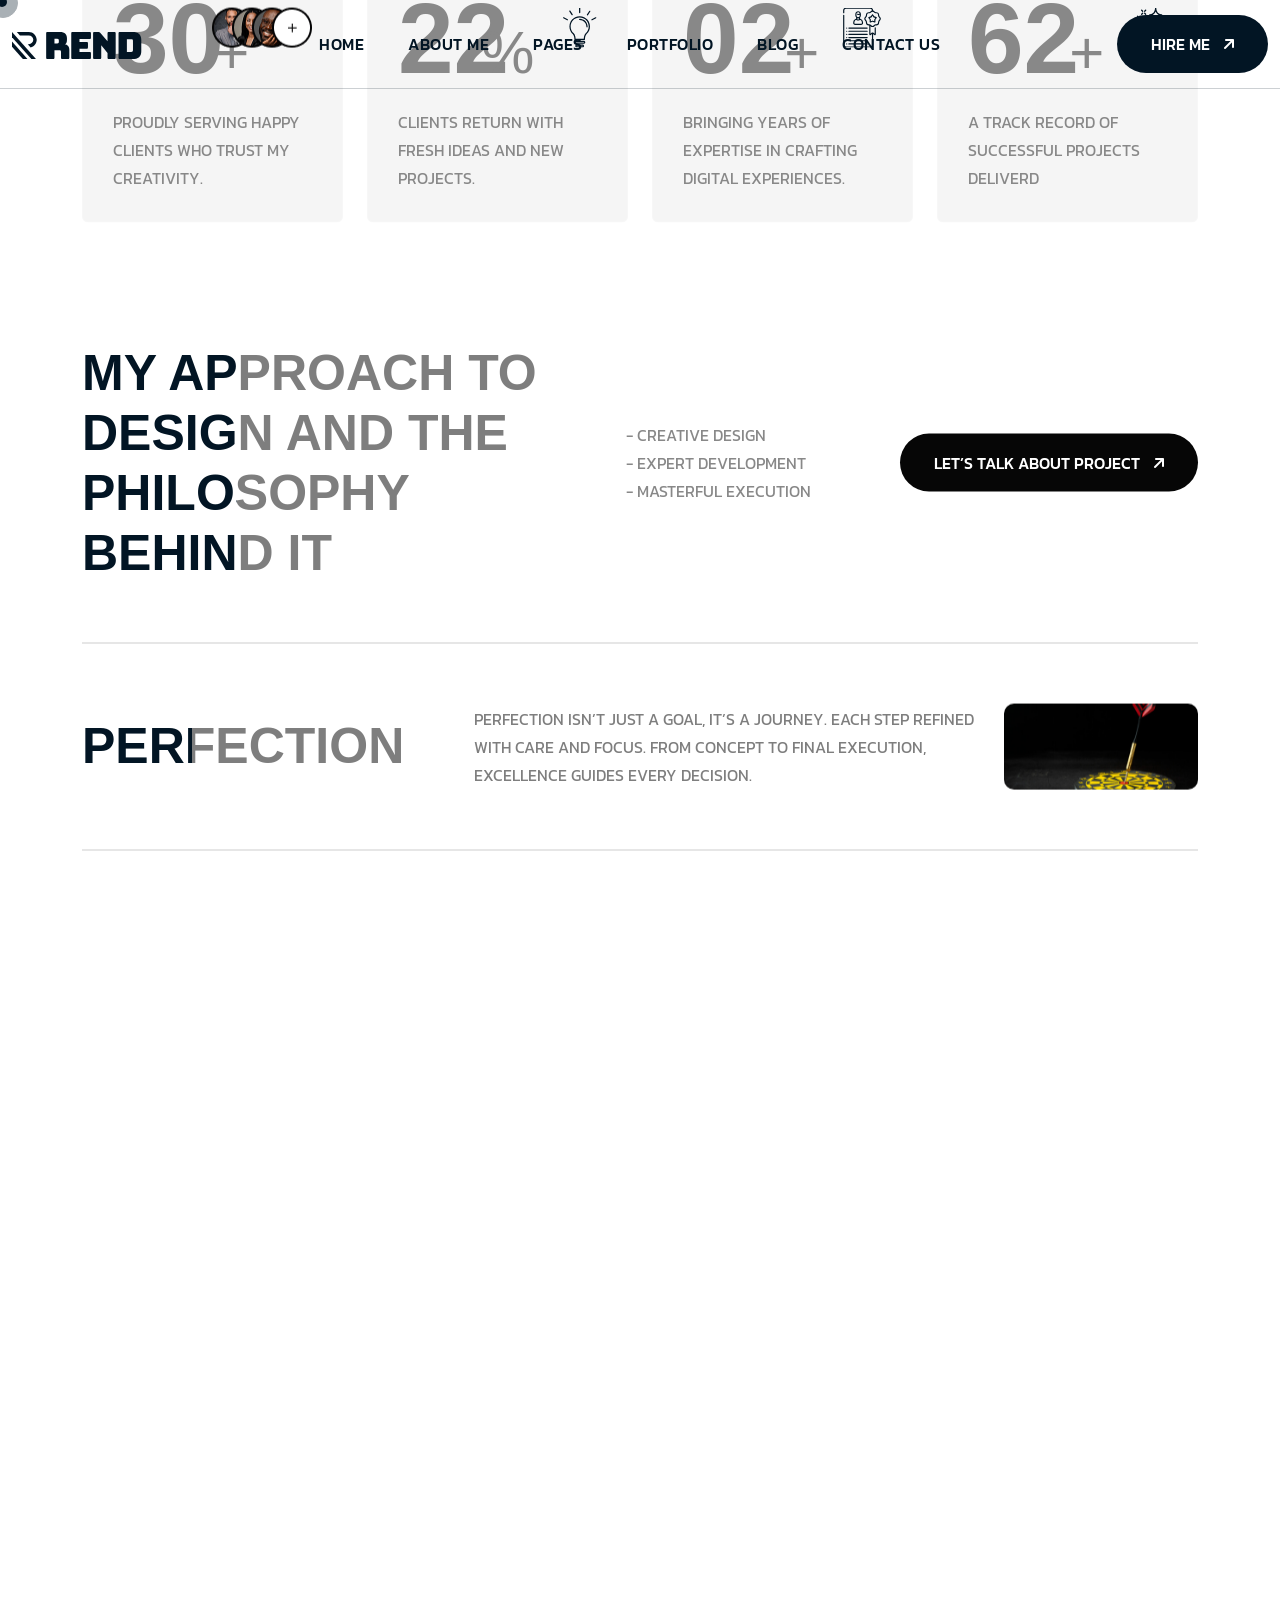
<file: about.html>
<!DOCTYPE html>
<html lang="en">
    <!--<< Header Area >>-->
    
<!-- Mirrored from ex-coders.com/html/rend/about.html by HTTrack Website Copier/3.x [XR&CO'2014], Sun, 01 Mar 2026 09:58:01 GMT -->
<head>
        <!-- ========== Meta Tags ========== -->
        <meta charset="UTF-8">
        <meta http-equiv="X-UA-Compatible" content="IE=edge">
        <meta name="viewport" content="width=device-width, initial-scale=1">
        <meta name="author" content="Gramentheme">
        <meta name="description" content="Rend - Personal Portfolio HTML Template">
        <!-- ======== Page title ============ -->
        <title>Rend - Personal Portfolio HTML Template</title>
        <!--<< Favcion >>-->
        <link rel="shortcut icon" href="assets/img/favicon.svg">
        <!--<< Bootstrap min.css >>-->
        <link rel="stylesheet" href="assets/css/bootstrap.min.css">
        <!--<< All Min Css >>-->
        <link rel="stylesheet" href="assets/css/all.min.css">
        <!--<< Animate.css >>-->
        <link rel="stylesheet" href="assets/css/animate.css">
        <!--<< Magnific Popup.css >>-->
        <link rel="stylesheet" href="assets/css/magnific-popup.css">
        <!--<< MeanMenu.css >>-->
        <link rel="stylesheet" href="assets/css/meanmenu.css">
        <!--<< Swiper Bundle.css >>-->
        <link rel="stylesheet" href="assets/css/swiper-bundle.min.css">
        <!--<< Nice Select.css >>-->
        <link rel="stylesheet" href="assets/css/nice-select.css">
        <!--<< Main.css >>-->
        <link rel="stylesheet" href="assets/css/main.css">
    </head>
    <body>

       <!-- Preloader Start -->
        <div class="preloader">
            <svg viewBox="0 0 1000 1000" preserveAspectRatio="none">
                <path id="svg" d="M0,1005S175,995,500,995s500,5,500,5V0H0Z"></path>
            </svg>
            <h5 class="preloader-text">Rend </h5>
        </div>
        
         <!-- Back To Top Start -->
        <button id="back-top" class="back-to-top">
            <i class="fa-regular fa-arrow-up"></i>
        </button>

        <!-- GT MouseCursor Start -->
        <div class="mouseCursor cursor-outer"></div>
        <div class="mouseCursor cursor-inner"></div>
        
         <!-- Offcanvas Area Start -->
        <div class="fix-area">
            <div class="offcanvas__info style-2">
                <div class="offcanvas__wrapper">
                    <div class="offcanvas__content">
                        <div class="offcanvas__top mb-5 d-flex justify-content-between align-items-center">
                            <div class="offcanvas__logo">
                                <a href="index.html">
                                    <img src="assets/img/logo/white-icon.svg" alt="img">
                                </a>
                            </div>
                            <div class="offcanvas__close">
                                <button>
                                <i class="fas fa-times"></i>
                                </button>
                            </div>
                        </div>
                        <p class="text d-none d-xl-block">
                            Nullam dignissim, ante scelerisque the  is euismod fermentum odio sem semper the is erat, a feugiat leo urna eget eros. Duis Aenean a imperdiet risus.
                        </p>
                        <div class="mobile-menu fix mb-3"></div>
                       
                    </div>
                </div>
            </div>
        </div>
        <div class="offcanvas__overlay"></div>

        <!-- Header Section Start -->
        <header id="header-sticky" class="header-2 border-add">
            <div class="container">
                <div class="mega-menu-wrapper">
                    <div class="header-main">
                        <a href="index.html" class="header-logo">
                            <img src="assets/img/logo/black-logo2.svg" alt="img">
                        </a>
                         <div class="mean__menu-wrapper">
                            <div class="main-menu">
                                <nav id="mobile-menu">
                                    <ul>
                                        <li class="has-dropdown active menu-thumb">
                                            <a href="index.html">
                                                Home 
                                            </a>
                                            <ul class="submenu has-homemenu">
                                                <li>
                                                    <div class="homemenu-items">
                                                        <div class="homemenu">
                                                            <div class="homemenu-thumb">
                                                                <img src="assets/img/header/home-1.jpg" alt="img">
                                                                <div class="demo-button">
                                                                <a href="index.html" class="gt-theme-btn">Demo page</a>
                                                                </div>
                                                            </div>
                                                            <div class="homemenu-content text-center">
                                                                <h4 class="homemenu-title">
                                                                   <a href="index.html"> UX/UI DESIGNER  </a>
                                                                </h4>
                                                            </div>
                                                        </div>
                                                        <div class="homemenu">
                                                            <div class="homemenu-thumb mb-15">
                                                            <img src="assets/img/header/home-2.jpg" alt="img">
                                                                <div class="demo-button">
                                                                <a href="index-2.html" class="gt-theme-btn">Demo page</a>
                                                                </div>
                                                            </div>
                                                            <div class="homemenu-content text-center">
                                                                <h4 class="homemenu-title">
                                                                    <a href="index-2.html"> WEB DEVELOPER </a>
                                                                </h4>
                                                            </div>
                                                        </div>
                                                        <div class="homemenu">
                                                            <div class="homemenu-thumb mb-15">
                                                           <img src="assets/img/header/home-3.jpg" alt="img">
                                                                <div class="demo-button">
                                                                <a href="index-3.html" class="gt-theme-btn">Demo page</a>
                                                                </div>
                                                            </div>
                                                            <div class="homemenu-content text-center">
                                                                <h4 class="homemenu-title">
                                                                    <a href="index-3.html">Flim Maker</a>
                                                                </h4>
                                                            </div>
                                                        </div>
                                                        <div class="homemenu">
                                                            <div class="homemenu-thumb mb-15">
                                                           <img src="assets/img/header/home-4.jpg" alt="img">
                                                                <div class="demo-button">
                                                                <a href="index-4.html" class="gt-theme-btn">Demo page</a>
                                                                </div>
                                                            </div>
                                                            <div class="homemenu-content text-center">
                                                                <h4 class="homemenu-title">
                                                                    <a href="index-4.html">Doctor</a>
                                                                </h4>
                                                            </div>
                                                        </div>
                                                    </div>
                                                </li>
                                            </ul>
                                        </li>
                                        <li class="has-dropdown active d-xl-none">
                                            <a href="javascript:void(0)" class="border-none">
                                            Home
                                            </a>
                                            <ul class="submenu">
                                                <li><a href="index.html">UX/UI DESIGNER</a></li>
                                                <li><a href="index-2.html">WEB DEVELOPER</a></li>
                                                <li><a href="index-3.html">Flim Maker</a></li>
                                                <li><a href="index-4.html">Doctor</a></li>
                                            </ul>
                                        </li>
                                            <li>
                                            <a href="about.html">about me</a>
                                        </li>
                                        <li class="has-dropdown">
                                            <a href="javascript:void(0)">
                                                Pages
                                            </a>
                                            <ul class="submenu">
                                                <li class="has-dropdown">
                                                    <a href="javascript:void(0)">
                                                        Service
                                                        <i class="fas fa-angle-right"></i>
                                                    </a>
                                                    <ul class="submenu">
                                                        <li><a href="service.html">Services</a></li>
                                                        <li><a href="service-details.html">Service Details</a></li>
                                                    </ul>
                                                </li>
                                                <li><a href="faq.html">Our Faq</a></li>
                                                <li><a href="404.html">404 Page</a></li>
                                            </ul>
                                        </li>
                                        <li>
                                            <a href="javascript:void(0)">
                                                Portfolio
                                            </a>
                                            <ul class="submenu">
                                                <li><a href="project.html">Portfolio Page</a></li>
                                                <li><a href="project-grid.html">Portfolio Grid</a></li>
                                                <li><a href="project-details.html">Portfolio Details</a></li>
                                            </ul>
                                        </li>
                                        <li>
                                            <a href="javascript:void(0)">
                                                Blog
                                            </a>
                                            <ul class="submenu">
                                                <li><a href="news-grid.html">Blog Grid</a></li>
                                                <li><a href="news.html">Blog Standard</a></li>
                                                <li><a href="news-details.html">Blog Details</a></li>
                                            </ul>
                                        </li>
                                        <li>
                                            <a href="contact.html">Contact Us</a>
                                        </li>
                                    </ul>
                                </nav>
                            </div>
                        </div>
                        <div class="header-right d-flex justify-content-end align-items-center mt-0">
                            <a href="contact.html" class="theme-btn">Hire Me <i class="fa-solid fa-arrow-up-right"></i></a>
                            <div class="header__hamburger d-xl-none my-auto">
                               <div class="sidebar__toggle">
                                    <img src="assets/img/bar.svg" alt="img">
                                </div>
                            </div>
                        </div>
                    </div>
                </div>
            </div>
        </header>

        <div id="smooth-wrapper">
            <div id="smooth-content">
                 <!-- About Section Start -->
        <section class="about-section-inner">
            <div class="container">
                <div class="about-inner-wrapper">
                    <div class="about-head wow fadeInUp" data-wow-delay=".3s">
                        <h1>About<img src="assets/img/inner/emoji.png" alt="img">me</h1>
                        <p><a href="#"><i class="fa-solid fa-location-dot"></i>  based in florida, download resume</a></p>
                    </div>
                    <h2 class="about-sub text_invert-2">
                        ✨ Hey! <b>I’m Adrian Wells.</b> I believe design is more than just visuals it’s a language that tells stories, sparks emotions, and leaves a lasting impression. From crafting seamless digital experiences to bringing ideas to life through illustrations, I merge creativity with precision to shape work that truly connects and inspires.
                    </h2>
                    <div class="about-image fix">
                        <img data-speed=".7" src="assets/img/inner/about/about.jpg" alt="img">
                    </div>
                </div>
            </div>
        </section>

        <!-- About Section Start -->
        <section class="about-counter-section fix section-padding pt-0">
            <div class="container">
                <div class="row g-4">
                    <div class="col-xl-3 col-lg-4 col-md-6 wow fadeInUp" data-wow-delay=".2s">
                        <div class="about-counter-box">
                            <h2>
                                <span class="count">120</span>
                                <sub>+</sub>
                            </h2>
                            <p>
                                Proudly serving happy clients
                                who trust my creativity.
                            </p>
                            <div class="client-info">
                                <img src="assets/img/inner/about/client-info.png" alt="img">
                            </div>
                        </div>
                    </div>
                     <div class="col-xl-3 col-lg-4 col-md-6 wow fadeInUp" data-wow-delay=".4s">
                        <div class="about-counter-box">
                            <h2>
                                <span class="count">90</span>
                                <sub>%</sub>
                            </h2>
                            <p>
                               Clients return with fresh ideas
                                and new projects.       
                            </p>
                            <div class="icon">
                                <img src="assets/img/inner/about/icon1.svg" alt="img">
                            </div>
                        </div>
                    </div>
                     <div class="col-xl-3 col-lg-4 col-md-6 wow fadeInUp" data-wow-delay=".6s">
                        <div class="about-counter-box">
                            <h2>
                                0<span class="count">7</span>
                                <sub>+</sub>
                            </h2>
                            <p>
                               Bringing years of expertise in
                              crafting digital experiences.
                            </p>
                             <div class="icon">
                                <img src="assets/img/inner/about/icon2.svg" alt="img">
                            </div>
                        </div>
                    </div>
                     <div class="col-xl-3 col-lg-4 col-md-6 wow fadeInUp" data-wow-delay=".8s">
                        <div class="about-counter-box">
                            <h2>
                                <span class="count">250</span>
                                <sub>+</sub>
                            </h2>
                            <p>
                                A Track Record of Successful
                                Projects deliverd
                            </p>
                             <div class="icon">
                                <img src="assets/img/inner/about/icon3.svg" alt="img">
                            </div>
                        </div>
                    </div>
                </div>
            </div>
        </section>

        <section class="approach-section fix section-padding pt-0">
            <div class="container">
                <div class="approach-wrapper">
                    <div class="approach-top-items">
                        <h2 class="text_invert-2">
                            My Approach to Design and the Philosophy Behind It
                        </h2>
                        <ul>
                            <li>
                                - Creative Design 
                            </li>
                            <li>
                                -  Expert Development
                            </li>
                            <li>
                                - Masterful Execution
                            </li>
                        </ul>
                        <a href="project.html" class="theme-btn">let’s talk about project <i class="fa-solid fa-arrow-up-right"></i></a>
                    </div>
                    <div class="approach-wrap-items">
                            <h3 class="text_invert-2">
                                Perfection
                            </h3>
                            <p>
                                Perfection isn’t just a goal, it’s a journey. Each step refined with care and focus. From concept to final execution, excellence guides every decision.
                            </p>
                            <div class="approach-thumb fix">
                                <img class="grow" src="assets/img/inner/about/approach1.jpg" alt="img">
                            </div>
                        </div>
                        <div class="approach-wrap-items">
                            <h3 class="text_invert-2">
                                Innovative
                            </h3>
                            <p>
                                Perfection isn’t just a goal, it’s a journey. Each step refined with care and focus. From concept to final execution, excellence guides every decision.
                            </p>
                            <div class="approach-thumb fix">
                                <img class="grow" src="assets/img/inner/about/approach2.jpg" alt="img">
                            </div>
                        </div>
                        <div class="approach-wrap-items pb-0">
                            <h3 class="text_invert-2">
                                Expertise
                            </h3>
                            <p>
                                Perfection isn’t just a goal, it’s a journey. Each step refined with care and focus. From concept to final execution, excellence guides every decision.
                            </p>
                            <div class="approach-thumb fix">
                                <img class="grow" src="assets/img/inner/about/approach3.jpg" alt="img">
                            </div>
                        </div>
                </div>
            </div>
        </section>

        <!-- Skill Section Start -->
            <section class="skill-section-2 section-padding pt-0 fix">
                <div class="container">
                    <div class="swiper skills-slider">
                        <div class="swiper-wrapper">
                            <div class="swiper-slide">
                                <div class="skill-box-items-2">
                                    <div class="bg-shape">
                                        <svg width="330" height="339" viewBox="0 0 330 339" fill="none" xmlns="http://www.w3.org/2000/svg">
                                        <path d="M0 56.972C0 52.0277 3.61339 47.8256 8.50195 47.0849L318.502 0.115174C324.553 -0.801583 330 3.88267 330 10.0023V328.373C330 333.896 325.523 338.373 320 338.373H9.99999C4.47714 338.373 0 333.896 0 328.373V56.972Z" fill="#F5F5F5"/>
                                        </svg>
                                        <div class="content">
                                            <div class="icon">
                                                <img src="assets/img/home-2/skill/skill-icon-01.png" alt="img">
                                            </div>
                                            <h2>
                                                <span class="count">90</span>%
                                            </h2>
                                            <p>tailwind css</p>
                                        </div>
                                    
                                    </div>
                                </div>
                            </div>
                            <div class="swiper-slide">
                                <div class="skill-box-items-2">
                                    <div class="bg-shape">
                                        <svg width="330" height="339" viewBox="0 0 330 339" fill="none" xmlns="http://www.w3.org/2000/svg">
                                        <path d="M0 56.972C0 52.0277 3.61339 47.8256 8.50195 47.0849L318.502 0.115174C324.553 -0.801583 330 3.88267 330 10.0023V328.373C330 333.896 325.523 338.373 320 338.373H9.99999C4.47714 338.373 0 333.896 0 328.373V56.972Z" fill="#F5F5F5"/>
                                        </svg>
                                        <div class="content">
                                            <div class="icon">
                                                <img src="assets/img/home-2/skill/skill-icon-02.png" alt="img">
                                            </div>
                                            <h2>
                                                <span class="count">95</span>%
                                            </h2>
                                            <p>visual studio</p>
                                        </div>
                                    
                                    </div>
                                </div>
                            </div>
                            <div class="swiper-slide">
                                <div class="skill-box-items-2">
                                    <div class="bg-shape">
                                        <svg width="330" height="339" viewBox="0 0 330 339" fill="none" xmlns="http://www.w3.org/2000/svg">
                                        <path d="M0 56.972C0 52.0277 3.61339 47.8256 8.50195 47.0849L318.502 0.115174C324.553 -0.801583 330 3.88267 330 10.0023V328.373C330 333.896 325.523 338.373 320 338.373H9.99999C4.47714 338.373 0 333.896 0 328.373V56.972Z" fill="#F5F5F5"/>
                                        </svg>
                                        <div class="content">
                                            <div class="icon">
                                                <img src="assets/img/home-2/skill/skill-icon-03.png" alt="img">
                                            </div>
                                            <h2>
                                                <span class="count">93</span>%
                                            </h2>
                                            <p>flutter</p>
                                        </div>
                                    
                                    </div>
                                </div>
                            </div>
                            <div class="swiper-slide">
                                <div class="skill-box-items-2">
                                    <div class="bg-shape">
                                        <svg width="330" height="339" viewBox="0 0 330 339" fill="none" xmlns="http://www.w3.org/2000/svg">
                                        <path d="M0 56.972C0 52.0277 3.61339 47.8256 8.50195 47.0849L318.502 0.115174C324.553 -0.801583 330 3.88267 330 10.0023V328.373C330 333.896 325.523 338.373 320 338.373H9.99999C4.47714 338.373 0 333.896 0 328.373V56.972Z" fill="#F5F5F5"/>
                                        </svg>
                                        <div class="content">
                                            <div class="icon">
                                                <img src="assets/img/home-2/skill/skill-icon-04.png" alt="img">
                                            </div>
                                            <h2>
                                                <span class="count">99</span>%
                                            </h2>
                                            <p>python</p>
                                        </div>
                                    
                                    </div>
                                </div>
                            </div>
                        </div>
                        <div class="swiper-dot text-center pt-5">
                            <div class="dot"></div>
                        </div>
                    </div>
                </div>
            </section>

         <!-- Work Experience Section Start -->
        <section class="work-experience-section-1 style-2 fix section-padding pt-0">
            <div class="line-shape">
                <img src="assets/img/home-1/work-experience/line-shape.png" alt="img">
            </div>
            <div class="arrow1 float-bob-y">
                <img src="assets/img/arrow1.png" alt="img">
            </div>
            <div class="arrow2 float-bob-x">
                <img src="assets/img/arrow2.png" alt="img">
            </div>
            <div class="container">
                <div class="section-title text-center">
                    <span class="sub-title before-none">
                       Work Experience
                    </span>
                    <h2 class="hero_title tv_hero_title hero_title_1">
                        A proven UI/UX Designer <span>with over 8 <br> years </span>of expertise
                    </h2>
                </div>
                 <div class="feature-work-experience-wrap fix">

                    <!-- Preview Slider -->
                    <div class="feature-work-experience-preview">
                        <div class="feature-work-experience-preview-slider fw_preview_slider_active">
                        <div class="swiper-wrapper">
                            <div class="swiper-slide">
                                <div class="feature-work-experience-preview-slider-item wa-fix wa-img-cover">
                                    <img src="assets/img/home-1/work-experience/c1.png" alt="img">
                                </div>
                            </div>
                            <div class="swiper-slide">
                                <div class="feature-work-experience-preview-slider-item wa-fix wa-img-cover">
                                    <img src="assets/img/home-1/work-experience/c2.png" alt="img">
                                </div>
                            </div>
                            <div class="swiper-slide">
                                <div class="feature-work-experience-preview-slider-item wa-fix wa-img-cover">
                                    <img src="assets/img/home-1/work-experience/c3.png" alt="img">
                                </div>
                            </div>
                            <div class="swiper-slide">
                                <div class="feature-work-experience-preview-slider-item wa-fix wa-img-cover">
                                    <img src="assets/img/home-1/work-experience/c4.png" alt="img">
                                </div>
                            </div>
                            <div class="swiper-slide">
                                <div class="feature-work-experience-preview-slider-item wa-fix wa-img-cover">
                                    <img src="assets/img/home-1/work-experience/c5.png" alt="img">
                                </div>
                            </div>
                            <div class="swiper-slide">
                                <div class="feature-work-experience-preview-slider-item wa-fix wa-img-cover">
                                    <img src="assets/img/home-1/work-experience/c6.png" alt="img">
                                </div>
                            </div>
                            <div class="swiper-slide">
                                <div class="feature-work-experience-preview-slider-item wa-fix wa-img-cover">
                                    <img src="assets/img/home-1/work-experience/c7.png" alt="img">
                                </div>
                            </div>
                            <div class="swiper-slide">
                                <div class="feature-work-experience-preview-slider-item wa-fix wa-img-cover">
                                    <img src="assets/img/home-1/work-experience/c2.png" alt="img">
                                </div>
                            </div>
                            <div class="swiper-slide">
                                <div class="feature-work-experience-preview-slider-item wa-fix wa-img-cover">
                                <img src="assets/img/home-1/work-experience/c3.png" alt="img">
                                </div>
                            </div>
                            <div class="swiper-slide">
                                <div class="feature-work-experience-preview-slider-item wa-fix wa-img-cover">
                                <img src="assets/img/home-1/work-experience/c4.png" alt="img">
                                </div>
                            </div>
                            <div class="swiper-slide">
                                <div class="feature-work-experience-preview-slider-item wa-fix wa-img-cover">
                                <img src="assets/img/home-1/work-experience/c1.png" alt="img">
                                </div>
                            </div>
                            <div class="swiper-slide">
                                <div class="feature-work-experience-preview-slider-item wa-fix wa-img-cover">
                                    <img src="assets/img/home-1/work-experience/c6.png" alt="img">
                                </div>
                            </div>
                            <div class="swiper-slide">
                                <div class="feature-work-experience-preview-slider-item wa-fix wa-img-cover">
                                    <img src="assets/img/home-1/work-experience/c7.png" alt="img">
                                </div>
                            </div>
                        </div>
                        </div>
                    </div>
                   <!-- Main Slider -->
                        <div class="feature-work-experience-main-slider fw_main_slider_active wa-fix">
                            <div class="swiper-wrapper">
                                <div class="swiper-slide">
                                    <div class="feature-work-experience-main-slider-single">
                                        <div class="client-info-items">
                                            <div class="client-img">
                                                <img src="assets/img/home-1/work-experience/info-1.png" alt="img">
                                            </div>
                                            <div class="info-content">
                                                <h3>ABC Tech Ltd</h3>
                                                <span>Jan 2022 – Present</span>
                                            </div>
                                        </div>
                                        <div class="info-item">
                                            <h4>UI/UX Designer</h4>
                                            <div class="text-cont">
                                                <p class="mb-4">
                                                    Designed 20+ mobile and web app interfaces using Figma & Adobe XD.
                                                </p>
                                                <p>
                                                    Increased client conversion rates by up to 40% with improved design systems.
                                                </p>
                                            </div>
                                        </div>
                                    </div>
                                </div>
                                <div class="swiper-slide">
                                    <div class="feature-work-experience-main-slider-single">
                                        <div class="client-info-items">
                                            <div class="client-img">
                                                <img src="assets/img/home-1/work-experience/info-2.png" alt="img">
                                            </div>
                                            <div class="info-content">
                                                <h3>ABC2 Tech Ltd</h3>
                                                <span>Jan 2022 – Present</span>
                                            </div>
                                        </div>
                                        <div class="info-item">
                                            <h4>UI/UX Designer</h4>
                                            <div class="text-cont">
                                                <p class="mb-4">
                                                    Designed 20+ mobile and web app interfaces using Figma & Adobe XD.
                                                </p>
                                                <p>
                                                    Increased client conversion rates by up to 40% with improved design systems.
                                                </p>
                                            </div>
                                        </div>
                                    </div>
                                </div>
                                <div class="swiper-slide">
                                    <div class="feature-work-experience-main-slider-single">
                                        <div class="client-info-items">
                                            <div class="client-img">
                                                <img src="assets/img/home-1/work-experience/info-3.png" alt="img">
                                            </div>
                                            <div class="info-content">
                                                <h3>ABC3 Tech Ltd</h3>
                                                <span>Jan 2022 – Present</span>
                                            </div>
                                        </div>
                                        <div class="info-item">
                                            <h4>UI/UX Designer</h4>
                                            <div class="text-cont">
                                                <p class="mb-4">
                                                    Designed 20+ mobile and web app interfaces using Figma & Adobe XD.
                                                </p>
                                                <p>
                                                    Increased client conversion rates by up to 40% with improved design systems.
                                                </p>
                                            </div>
                                        </div>
                                    </div>
                                </div>
                                <div class="swiper-slide">
                                    <div class="feature-work-experience-main-slider-single">
                                        <div class="client-info-items">
                                            <div class="client-img">
                                                <img src="assets/img/home-1/work-experience/info-4.png" alt="img">
                                            </div>
                                            <div class="info-content">
                                                <h3>ABC4 Tech Ltd</h3>
                                                <span>Jan 2022 – Present</span>
                                            </div>
                                        </div>
                                        <div class="info-item">
                                            <h4>UI/UX Designer</h4>
                                            <div class="text-cont">
                                                <p class="mb-4">
                                                    Designed 20+ mobile and web app interfaces using Figma & Adobe XD.
                                                </p>
                                                <p>
                                                    Increased client conversion rates by up to 40% with improved design systems.
                                                </p>
                                            </div>
                                        </div>
                                    </div>
                                </div>
                                <div class="swiper-slide">
                                    <div class="feature-work-experience-main-slider-single">
                                        <div class="client-info-items">
                                            <div class="client-img">
                                                <img src="assets/img/home-1/work-experience/info-5.png" alt="img">
                                            </div>
                                            <div class="info-content">
                                                <h3>ABC49 Tech Ltd</h3>
                                                <span>Jan 2022 – Present</span>
                                            </div>
                                        </div>
                                        <div class="info-item">
                                            <h4>UI/UX Designer</h4>
                                            <div class="text-cont">
                                                <p class="mb-4">
                                                    Designed 20+ mobile and web app interfaces using Figma & Adobe XD.
                                                </p>
                                                <p>
                                                    Increased client conversion rates by up to 40% with improved design systems.
                                                </p>
                                            </div>
                                        </div>
                                    </div>
                                </div>
                                <div class="swiper-slide">
                                    <div class="feature-work-experience-main-slider-single">
                                        <div class="client-info-items">
                                            <div class="client-img">
                                                <img src="assets/img/home-1/work-experience/info-6.png" alt="img">
                                            </div>
                                            <div class="info-content">
                                                <h3>ABC48 Tech Ltd</h3>
                                                <span>Jan 2022 – Present</span>
                                            </div>
                                        </div>
                                        <div class="info-item">
                                            <h4>UI/UX Designer</h4>
                                            <div class="text-cont">
                                                <p class="mb-4">
                                                    Designed 20+ mobile and web app interfaces using Figma & Adobe XD.
                                                </p>
                                                <p>
                                                    Increased client conversion rates by up to 40% with improved design systems.
                                                </p>
                                            </div>
                                        </div>
                                    </div>
                                </div>
                                <div class="swiper-slide">
                                    <div class="feature-work-experience-main-slider-single">
                                        <div class="client-info-items">
                                            <div class="client-img">
                                                <img src="assets/img/home-1/work-experience/info-7.png" alt="img">
                                            </div>
                                            <div class="info-content">
                                                <h3>ABC47 Tech Ltd</h3>
                                                <span>Jan 2022 – Present</span>
                                            </div>
                                        </div>
                                        <div class="info-item">
                                            <h4>UI/UX Designer</h4>
                                            <div class="text-cont">
                                                <p class="mb-4">
                                                    Designed 20+ mobile and web app interfaces using Figma & Adobe XD.
                                                </p>
                                                <p>
                                                    Increased client conversion rates by up to 40% with improved design systems.
                                                </p>
                                            </div>
                                        </div>
                                    </div>
                                </div>
                                <div class="swiper-slide">
                                    <div class="feature-work-experience-main-slider-single">
                                        <div class="client-info-items">
                                            <div class="client-img">
                                                <img src="assets/img/home-1/work-experience/info-1.png" alt="img">
                                            </div>
                                            <div class="info-content">
                                                <h3>ABC46 Tech Ltd</h3>
                                                <span>Jan 2022 – Present</span>
                                            </div>
                                        </div>
                                        <div class="info-item">
                                            <h4>UI/UX Designer</h4>
                                            <div class="text-cont">
                                                <p class="mb-4">
                                                    Designed 20+ mobile and web app interfaces using Figma & Adobe XD.
                                                </p>
                                                <p>
                                                    Increased client conversion rates by up to 40% with improved design systems.
                                                </p>
                                            </div>
                                        </div>
                                    </div>
                                </div>
                                <div class="swiper-slide">
                                    <div class="feature-work-experience-main-slider-single">
                                        <div class="client-info-items">
                                            <div class="client-img">
                                                <img src="assets/img/home-1/work-experience/info-3.png" alt="img">
                                            </div>
                                            <div class="info-content">
                                                <h3>ABC45 Tech Ltd</h3>
                                                <span>Jan 2022 – Present</span>
                                            </div>
                                        </div>
                                        <div class="info-item">
                                            <h4>UI/UX Designer</h4>
                                            <div class="text-cont">
                                                <p class="mb-4">
                                                    Designed 20+ mobile and web app interfaces using Figma & Adobe XD.
                                                </p>
                                                <p>
                                                    Increased client conversion rates by up to 40% with improved design systems.
                                                </p>
                                            </div>
                                        </div>
                                    </div>
                                </div>
                                <div class="swiper-slide">
                                    <div class="feature-work-experience-main-slider-single">
                                        <div class="client-info-items">
                                            <div class="client-img">
                                                <img src="assets/img/home-1/work-experience/info-4.png" alt="img">
                                            </div>
                                            <div class="info-content">
                                                <h3>ABC44 Tech Ltd</h3>
                                                <span>Jan 2022 – Present</span>
                                            </div>
                                        </div>
                                        <div class="info-item">
                                            <h4>UI/UX Designer</h4>
                                            <div class="text-cont">
                                                <p class="mb-4">
                                                    Designed 20+ mobile and web app interfaces using Figma & Adobe XD.
                                                </p>
                                                <p>
                                                    Increased client conversion rates by up to 40% with improved design systems.
                                                </p>
                                            </div>
                                        </div>
                                    </div>
                                </div>
                                <div class="swiper-slide">
                                    <div class="feature-work-experience-main-slider-single">
                                        <div class="client-info-items">
                                            <div class="client-img">
                                                <img src="assets/img/home-1/work-experience/info-5.png" alt="img">
                                            </div>
                                            <div class="info-content">
                                                <h3>ABC43 Tech Ltd</h3>
                                                <span>Jan 2022 – Present</span>
                                            </div>
                                        </div>
                                        <div class="info-item">
                                            <h4>UI/UX Designer</h4>
                                            <div class="text-cont">
                                                <p class="mb-4">
                                                    Designed 20+ mobile and web app interfaces using Figma & Adobe XD.
                                                </p>
                                                <p>
                                                    Increased client conversion rates by up to 40% with improved design systems.
                                                </p>
                                            </div>
                                        </div>
                                    </div>
                                </div>
                                <div class="swiper-slide">
                                    <div class="feature-work-experience-main-slider-single">
                                        <div class="client-info-items">
                                            <div class="client-img">
                                                <img src="assets/img/home-1/work-experience/info-6.png" alt="img">
                                            </div>
                                            <div class="info-content">
                                                <h3>ABC42 Tech Ltd</h3>
                                                <span>Jan 2022 – Present</span>
                                            </div>
                                        </div>
                                        <div class="info-item">
                                            <h4>UI/UX Designer</h4>
                                            <div class="text-cont">
                                                <p class="mb-4">
                                                    Designed 20+ mobile and web app interfaces using Figma & Adobe XD.
                                                </p>
                                                <p>
                                                    Increased client conversion rates by up to 40% with improved design systems.
                                                </p>
                                            </div>
                                        </div>
                                    </div>
                                </div>
                                <div class="swiper-slide">
                                    <div class="feature-work-experience-main-slider-single">
                                        <div class="client-info-items">
                                            <div class="client-img">
                                                <img src="assets/img/home-1/work-experience/info-7.png" alt="img">
                                            </div>
                                            <div class="info-content">
                                                <h3>ABC41 Tech Ltd</h3>
                                                <span>Jan 2022 – Present</span>
                                            </div>
                                        </div>
                                        <div class="info-item">
                                            <h4>UI/UX Designer</h4>
                                            <div class="text-cont">
                                                <p class="mb-4">
                                                    Designed 20+ mobile and web app interfaces using Figma & Adobe XD.
                                                </p>
                                                <p>
                                                    Increased client conversion rates by up to 40% with improved design systems.
                                                </p>
                                            </div>
                                        </div>
                                    </div>
                                </div>
                            </div>
                        </div>
                </div>
            </div>
            
        </section>

        <!-- Project Section Start -->
        <section class="project-section-3 fix section-padding pt-0">
            <div class="swiper project-inner-slider">
                <div class="swiper-wrapper">
                    <div class="swiper-slide">
                        <div class="project-inner-image">
                            <img src="assets/img/project/project-01.jpg" alt="img">
                            <div class="content">
                                <p>App / Development </p>
                                    <h3><a href="project-details.html">Online Learning Platform</a></h3>
                                </div>
                            <a href="project-details.html" class="circle-icon">
                                <i class="fa-solid fa-arrow-up-right"></i>
                            </a>
                        </div>
                    </div>
                     <div class="swiper-slide">
                        <div class="project-inner-image">
                            <img src="assets/img/project/project-02.jpg" alt="img">
                            <div class="content">
                                <p>App / Development </p>
                                    <h3><a href="project-details.html">Online Learning Platform</a></h3>
                                </div>
                            <a href="project-details.html" class="circle-icon">
                                <i class="fa-solid fa-arrow-up-right"></i>
                            </a>
                        </div>
                    </div>
                     <div class="swiper-slide">
                        <div class="project-inner-image">
                            <img src="assets/img/project/project-03.jpg" alt="img">
                            <div class="content">
                                <p>App / Development </p>
                                    <h3><a href="project-details.html">Online Learning Platform</a></h3>
                                </div>
                            <a href="project-details.html" class="circle-icon">
                                <i class="fa-solid fa-arrow-up-right"></i>
                            </a>
                        </div>
                    </div>
                     <div class="swiper-slide">
                        <div class="project-inner-image">
                            <img src="assets/img/project/project-04.jpg" alt="img">
                            <div class="content">
                                <p>App / Development </p>
                                    <h3><a href="project-details.html">Online Learning Platform</a></h3>
                                </div>
                            <a href="project-details.html" class="circle-icon">
                                <i class="fa-solid fa-arrow-up-right"></i>
                            </a>
                        </div>
                    </div>
                </div>
            </div>
        </section>

         <!-- Award Winning Section Start -->
        <section class="award-section-2 section-padding fix approach-area section-bg">
            <div class="award-image">
                <img src="assets/img/home-2/award-img.png" alt="img">
            </div>
            <div class="circle-box">
                <div class="text-image">
                    <img src="assets/img/home-2/text-circle.png" alt="img">
                </div>
                <a href="contact.html" class="icon">
                    <i class="fa-regular fa-arrow-up-right"></i>
                </a>
            </div>
            <div class="award-shape">
                <img src="assets/img/home-2/award-shape.png" alt="">
            </div>
            <div class="container">
                <div class="award-wrapper">
                    <div class="row g-4 align-items-center">
                        <div class="col-lg-6">
                            <div class="section-title">
                                <span class="sub-title text-white">
                                    award winning
                                </span>
                                <h2 class="hero_title tv_hero_title hero_title_1 text-white">previous Work & Achievements</h2>
                            </div>
                            <div class="award-content approach-wrapper-box fix">
                                <div class="award-list-items approach-box">
                                    <p>2010</p>
                                    <span>Recognized for outstanding creativity</span>
                                </div>
                                <div class="award-list-items approach-box">
                                    <p>2015</p>
                                    <span>Celebrated for business innovation</span>
                                </div>
                                <div class="award-list-items approach-box">
                                    <p>2020</p>
                                    <span>Honored for customer-centric excellence</span>
                                </div>
                                <div class="award-list-items bb-bottom approach-box">
                                    <p>2026</p>
                                    <span>Creative solutions with lasting impact</span>
                                </div>
                            </div>
                        </div>
                        <div class="col-lg-6">
                            
                        </div>
                    </div>
                </div>
            </div>
        </section>

        <!-- Testimonial Section Start -->
            <section class="testimonial-section fix section-padding">
                <div class="container">
                    <div class="testimonial-wrapper">
                        <div class="array-button">
                            <button class="array-prev"><i class="fa-solid fa-arrow-up-left"></i></button>
                            <button class="array-next"><i class="fa-solid fa-arrow-down-right"></i></button>
                        </div>
                        <!-- Pagination -->
                        <div class="swiper-pagination"></div>
                        <div class="swiper testimonial-slider">
                            <div class="swiper-wrapper">
                                <div class="swiper-slide">
                                    <div class="testimonial-box-items">
                                        <div class="thumb">
                                            <img src="assets/img/home-1/testimonial-image.jpg" alt="img">
                                            <div class="info-title">
                                                <h2>Shikhon Islam</h2>
                                                <span>founder & CEO</span>
                                            </div>
                                        </div>
                                        <div class="content">
                                            <div class="quote-icon">
                                                <img src="assets/img/home-1/quote-icon.png" alt="img">
                                            </div>
                                            <p>
                                                Pixelr Creative Agency did an amazing job on our project. Their team is highly professional, creative, and always delivers on time. I’m really impressed with the quality of their design work. and the results were beyond expectations. They truly understand client needs and bring fresh modern ideas to the table.
                                            </p>
                                            <div class="clutech-image">
                                                <img src="assets/img/home-1/clutech.png" alt="img">
                                            </div>
                                        </div>
                                    </div>
                                </div>
                                <div class="swiper-slide">
                                    <div class="testimonial-box-items">
                                        <div class="thumb">
                                            <img src="assets/img/home-1/testimonial-image-2.jpg" alt="img">
                                            <div class="info-title">
                                                <h2>Caroline caldwell</h2>
                                                <span>founder & CEO</span>
                                            </div>
                                        </div>
                                        <div class="content">
                                            <div class="quote-icon">
                                                <img src="assets/img/home-1/quote-icon.png" alt="img">
                                            </div>
                                            <p>
                                                Pixelr Creative Agency did an amazing job on our project. Their team is highly professional, creative, and always delivers on time. I’m really impressed with the quality of their design work. and the results were beyond expectations. They truly understand client needs and bring fresh modern ideas to the table.
                                            </p>
                                            <div class="clutech-image">
                                                <img src="assets/img/home-1/clutech.png" alt="img">
                                            </div>
                                        </div>
                                    </div>
                                </div>
                                <div class="swiper-slide">
                                    <div class="testimonial-box-items">
                                        <div class="thumb">
                                            <img src="assets/img/home-1/testimonial-image.jpg" alt="img">
                                            <div class="info-title">
                                                <h2>Caroline caldwell</h2>
                                                <span>founder & CEO</span>
                                            </div>
                                        </div>
                                        <div class="content">
                                            <div class="quote-icon">
                                                <img src="assets/img/home-1/quote-icon.png" alt="img">
                                            </div>
                                            <p>
                                                Pixelr Creative Agency did an amazing job on our project. Their team is highly professional, creative, and always delivers on time. I’m really impressed with the quality of their design work. and the results were beyond expectations. They truly understand client needs and bring fresh modern ideas to the table.
                                            </p>
                                            <div class="clutech-image">
                                                <img src="assets/img/home-1/clutech.png" alt="img">
                                            </div>
                                        </div>
                                    </div>
                                </div>
                            </div>
                        </div>
                    </div>
                </div>
            </section>

        <!-- Cta Banner Section -->
            <div class="cta-banner-3">
                <div class="thumb">
                    <img data-speed=".8" src="assets/img/home-3/banner.jpg" alt="">
                </div>
            </div>

            <!-- Faq Section Start -->
            <section class="faq-section fix section-padding">
                <div class="container">
                    <div class="row g-4">
                        <div class="col-lg-6">
                            <div class="contact-image1 fix">
                                <img class="img-custom-anim-left" src="assets/img/home-2/contact-image.png" alt="">
                            </div>
                        </div>
                        <div class="col-lg-6">
                            <div class="faq-content-items">
                                <div class="section-title mb-0">
                                    <span class="sub-title">
                                    Contact Form
                                    </span>
                                    <h2 class="hero_title tv_hero_title hero_title_1">
                                        Contact <span>For Work</span>
                                    </h2>
                                </div>
                                <form action="#" class="wow fadeInUp" data-wow-delay=".3s">
                                    <div class="row g-4">
                                        <div class="col-lg-6">
                                            <div class="form-clt">
                                                <input type="text" placeholder="Enter Your Name">
                                            </div>
                                        </div>
                                        <div class="col-lg-6">
                                            <div class="form-clt">
                                                <input type="text" placeholder="Enter Your Number">
                                            </div>
                                        </div>
                                        <div class="col-lg-12">
                                            <div class="form-clt">
                                                <input type="text" placeholder="Enter Your Email">
                                            </div>
                                        </div>
                                        <div class="col-lg-12">
                                            <div class="form-clt">
                                                <textarea name="message" placeholder="Enter Your Messanger"></textarea>
                                            </div>
                                        </div>
                                        <div class="col-lg-12">
                                            <div class="form-clt">
                                                <div class="budget-item">
                                                    <h3>project budget</h3>
                                                    <div class="budget-button">
                                                        <button type="button" class="budget-btn">
                                                            $500
                                                        </button>
                                                        <button type="button" class="budget-btn">
                                                            $1200
                                                        </button>
                                                        <button type="button" class="budget-btn">
                                                            $2000
                                                        </button>
                                                        <button type="button" class="budget-btn">
                                                            $3500
                                                        </button>
                                                        <button type="button" class="budget-btn">
                                                            $6000
                                                        </button>
                                                    </div>
                                                </div>
                                            </div>
                                        </div>
                                        <div class="col-lg-12">
                                            <button type="submit" class="theme-btn">
                                                send message <i class="fa-solid fa-arrow-up-right"></i>
                                            </button>
                                        </div>
                                    </div>
                                </form>
                            </div>
                        </div>
                    </div>
                </div>
            </section>

         <!-- News Section Start -->
            <section class="news-section-2 section-padding fix">
                <div class="container">
                    <div class="section-title-area">
                        <div class="section-title mb-0">
                            <span class="sub-title mb-0">
                                news & blog
                            </span>
                        </div>
                        <h2 class="hero_title tv_hero_title hero_title_1">latest news <span>& article</span></h2> 
                    </div>
                    <div class="row">
                        <div class="col-xl-4 col-lg-6 col-md-6 wow fadeInUp" data-wow-delay=".3s">
                            <div class="news-box-items-2">
                                <div class="thumb">
                                    <img src="assets/img/home-2/news/news-01.jpg" alt="img">
                                    <ul>
                                        <li>
                                            <span>web design</span>
                                            <span class="color-2">Aug 27, 2026</span>
                                        </li>
                                    </ul>
                                </div>
                                <div class="content">
                                    <h3><a href="news-details.html">Unlocking the future of business how smart innovation
                                    creates lasting impact</a></h3>
                                    <div class="client-info-area">
                                        <div class="client-info">
                                            <div class="client-image">
                                                <img src="assets/img/home-2/news/client-1.png" alt="img">
                                            </div>
                                            <div class="client-content">
                                                <p class="name">Pixelone</p>
                                                <p>Composed by</p>
                                            </div>
                                        </div>
                                        <a href="news-details.html" class="circle-icon">
                                            <i class="fa-solid fa-arrow-up-right"></i>
                                        </a>
                                    </div>
                                </div>
                            </div>
                        </div>
                        <div class="col-xl-4 col-lg-6 col-md-6 wow fadeInUp" data-wow-delay=".5s">
                            <div class="news-box-items-2">
                                <div class="thumb">
                                    <img src="assets/img/home-2/news/news-02.jpg" alt="img">
                                    <ul>
                                        <li>
                                            <span>web design</span>
                                            <span class="color-2">Aug 27, 2026</span>
                                        </li>
                                    </ul>
                                </div>
                                <div class="content">
                                    <h3><a href="news-details.html">Unlocking the future of business how smart innovation
                                    creates lasting impact</a></h3>
                                    <div class="client-info-area">
                                        <div class="client-info">
                                            <div class="client-image">
                                                <img src="assets/img/home-2/news/client-1.png" alt="img">
                                            </div>
                                            <div class="client-content">
                                                <p class="name">Pixelone</p>
                                                <p>Composed by</p>
                                            </div>
                                        </div>
                                        <a href="news-details.html" class="circle-icon">
                                            <i class="fa-solid fa-arrow-up-right"></i>
                                        </a>
                                    </div>
                                </div>
                            </div>
                        </div>
                        <div class="col-xl-4 col-lg-6 col-md-6 wow fadeInUp" data-wow-delay=".7s">
                            <div class="news-box-items-2">
                                <div class="thumb">
                                    <img src="assets/img/home-2/news/news-03.jpg" alt="img">
                                    <ul>
                                        <li>
                                            <span>web design</span>
                                            <span class="color-2">Aug 27, 2026</span>
                                        </li>
                                    </ul>
                                </div>
                                <div class="content">
                                    <h3><a href="news-details.html">Unlocking the future of business how smart innovation
                                    creates lasting impact</a></h3>
                                    <div class="client-info-area">
                                        <div class="client-info">
                                            <div class="client-image">
                                                <img src="assets/img/home-2/news/client-1.png" alt="img">
                                            </div>
                                            <div class="client-content">
                                                <p class="name">Pixelone</p>
                                                <p>Composed by</p>
                                            </div>
                                        </div>
                                        <a href="news-details.html" class="circle-icon">
                                            <i class="fa-solid fa-arrow-up-right"></i>
                                        </a>
                                    </div>
                                </div>
                            </div>
                        </div>
                    </div>
                </div>
            </section>

                 <!-- Footer Section -->
                <footer class="footer-section-3 section-padding pb-5 bg-cover" style="background-image: url('assets/img/home-3/footer-bg.jpg');">
                    <div class="container">
                        <div class="row g-4">
                            <div class="col-xxl-4 wow fadeInUp" data-wow-delay=".3s">
                                <div class="footer-left3">
                                    <a href="index.html" class="footer-logo">
                                        <img src="assets/img/home-3/footer-logo.svg" alt="">
                                    </a>
                                    <ul>
                                        <li>
                                            <a href="index.html">Home</a>
                                        </li>
                                        <li>
                                            <a href="about.html">about</a>
                                        </li>
                                        <li>
                                            <a href="service.html">services</a>
                                        </li>
                                        <li>
                                            <a href="news.html">Blog</a>
                                        </li>
                                        <li>
                                            <a href="contact.html">Contact</a>
                                        </li>
                                    </ul>
                                    <p>
                                        Copyright © Gramentheme
                                    </p>
                                </div>
                            </div>
                            <div class="col-xxl-8 ps-xxl-5 wow fadeInUp" data-wow-delay=".5s">
                                <div class="footer-wrap3">
                                    <div class="row g-4">
                                        <div class="col-lg-5">
                                            <div class="footer-contact-info">
                                                <h2>contact <span>with me</span></h2>
                                                <ul>
                                                    <li>
                                                        <div class="icon">
                                                            <i class="fa-solid fa-phone"></i>
                                                        </div>
                                                        <p>
                                                            <a href="tel:+0121400236969">+01 3214 0023 6969</a>
                                                        </p>
                                                    </li>
                                                    <li>
                                                        <div class="icon">
                                                            <i class="fa-sharp fa-solid fa-envelope"></i>
                                                        </div>
                                                        <p>
                                                             <a href="mailto:hi@contactme.com">hi@contactme.com</a>
                                                        </p>
                                                    </li>
                                                    <li>
                                                        <div class="icon">
                                                           <i class="fa-sharp fa-solid fa-location-dot"></i>
                                                        </div>
                                                        <p>
                                                            based in new york
                                                        </p>
                                                    </li>
                                                </ul>
                                            </div>
                                        </div>
                                        <div class="col-lg-7">
                                            <div class="footer-email-box">
                                                <div class="social-items">
                                                    <span>Follow <b>me</b></span>
                                                    <div class="social-icon d-flex align-items-center">
                                                        <a href="#"><i class="fab fa-facebook-f"></i></a>
                                                        <a href="#"><i class="fab fa-twitter"></i></a>
                                                        <a href="#"><i class="fab fa-vimeo-v"></i></a>
                                                        <a href="#"><i class="fab fa-pinterest-p"></i></a>
                                                    </div>
                                                </div>
                                                <h2>get in <b>touch</b></h2>
                                                <form action="#">
                                                    <input type="text" placeholder="Enter your email...">
                                                    <button class="email-btn" type="submit">
                                                        <i class="fa-solid fa-paper-plane"></i>
                                                    </button>
                                                </form>
                                                <div class="form-check mt-3">
                                                <input class="form-check-input" type="checkbox" name="flexRadioDefault" id="flexRadioDefault1">
                                                <label class="form-check-label satoshi-font" for="flexRadioDefault1">
                                                   Accept terms & conditions
                                                </label>
                                            </div>
                                            </div>
                                        </div>
                                    </div>
                                </div>
                            </div>
                        </div>
                    </div>
                </footer>
            </div>
        </div>

       
        
        <!--<< All JS Plugins >>-->
        <script src="assets/js/jquery-3.7.1.min.js"></script>
        <!--<< Viewport Js >>-->
        <script src="assets/js/viewport.jquery.js"></script>
        <!--<< Bootstrap Js >>-->
        <script src="assets/js/bootstrap.bundle.min.js"></script>
        <!--<< Gsap Min Js >>-->
        <script src="assets/js/gsap.min.js"></script>
        <!--<< ScrollTrigger Min Js >>-->
        <script src="assets/js/ScrollTrigger.min.js"></script>
        <!--<< ScrollSmoother Min Js >>-->
        <script src="assets/js/ScrollSmoother.min.js"></script>
        <!--<< ScrollToPlugin Min Js >>-->
        <script src="assets/js/ScrollToPlugin.min.js"></script>
        <!--<< SplitText Min Js >>-->
        <script src="assets/js/SplitText.min.js"></script>
        <!--<< TextPlugin Min Js >>-->
        <script src="assets/js/TextPlugin.js"></script>
         <!--<< Chroma Min Js >>-->
        <script src="assets/js/chroma.min.js"></script>
        <!--<< nice-selec Js >>-->
        <script src="assets/js/jquery.nice-select.min.js"></script>
        <!--<< Waypoints Js >>-->
        <script src="assets/js/jquery.waypoints.js"></script>
        <!--<< Counterup Js >>-->
        <script src="assets/js/jquery.counterup.min.js"></script>
        <!--<< Swiper Slider Js >>-->
        <script src="assets/js/swiper-bundle.min.js"></script>
        <!--<< MeanMenu Js >>-->
        <script src="assets/js/jquery.meanmenu.min.js"></script>
        <!--<< Parallaxie Js >>-->
        <script src="assets/js/parallaxie.js"></script>
        <!--<< Magnific Popup Js >>-->
        <script src="assets/js/jquery.magnific-popup.min.js"></script>
        <!--<< Wow Animation Js >>-->
        <script src="assets/js/wow.min.js"></script>
        <!--<< Main.js >>-->
        <script src="assets/js/main.js"></script>
    </body>

<!-- Mirrored from ex-coders.com/html/rend/about.html by HTTrack Website Copier/3.x [XR&CO'2014], Sun, 01 Mar 2026 09:58:06 GMT -->
</html>
</file>
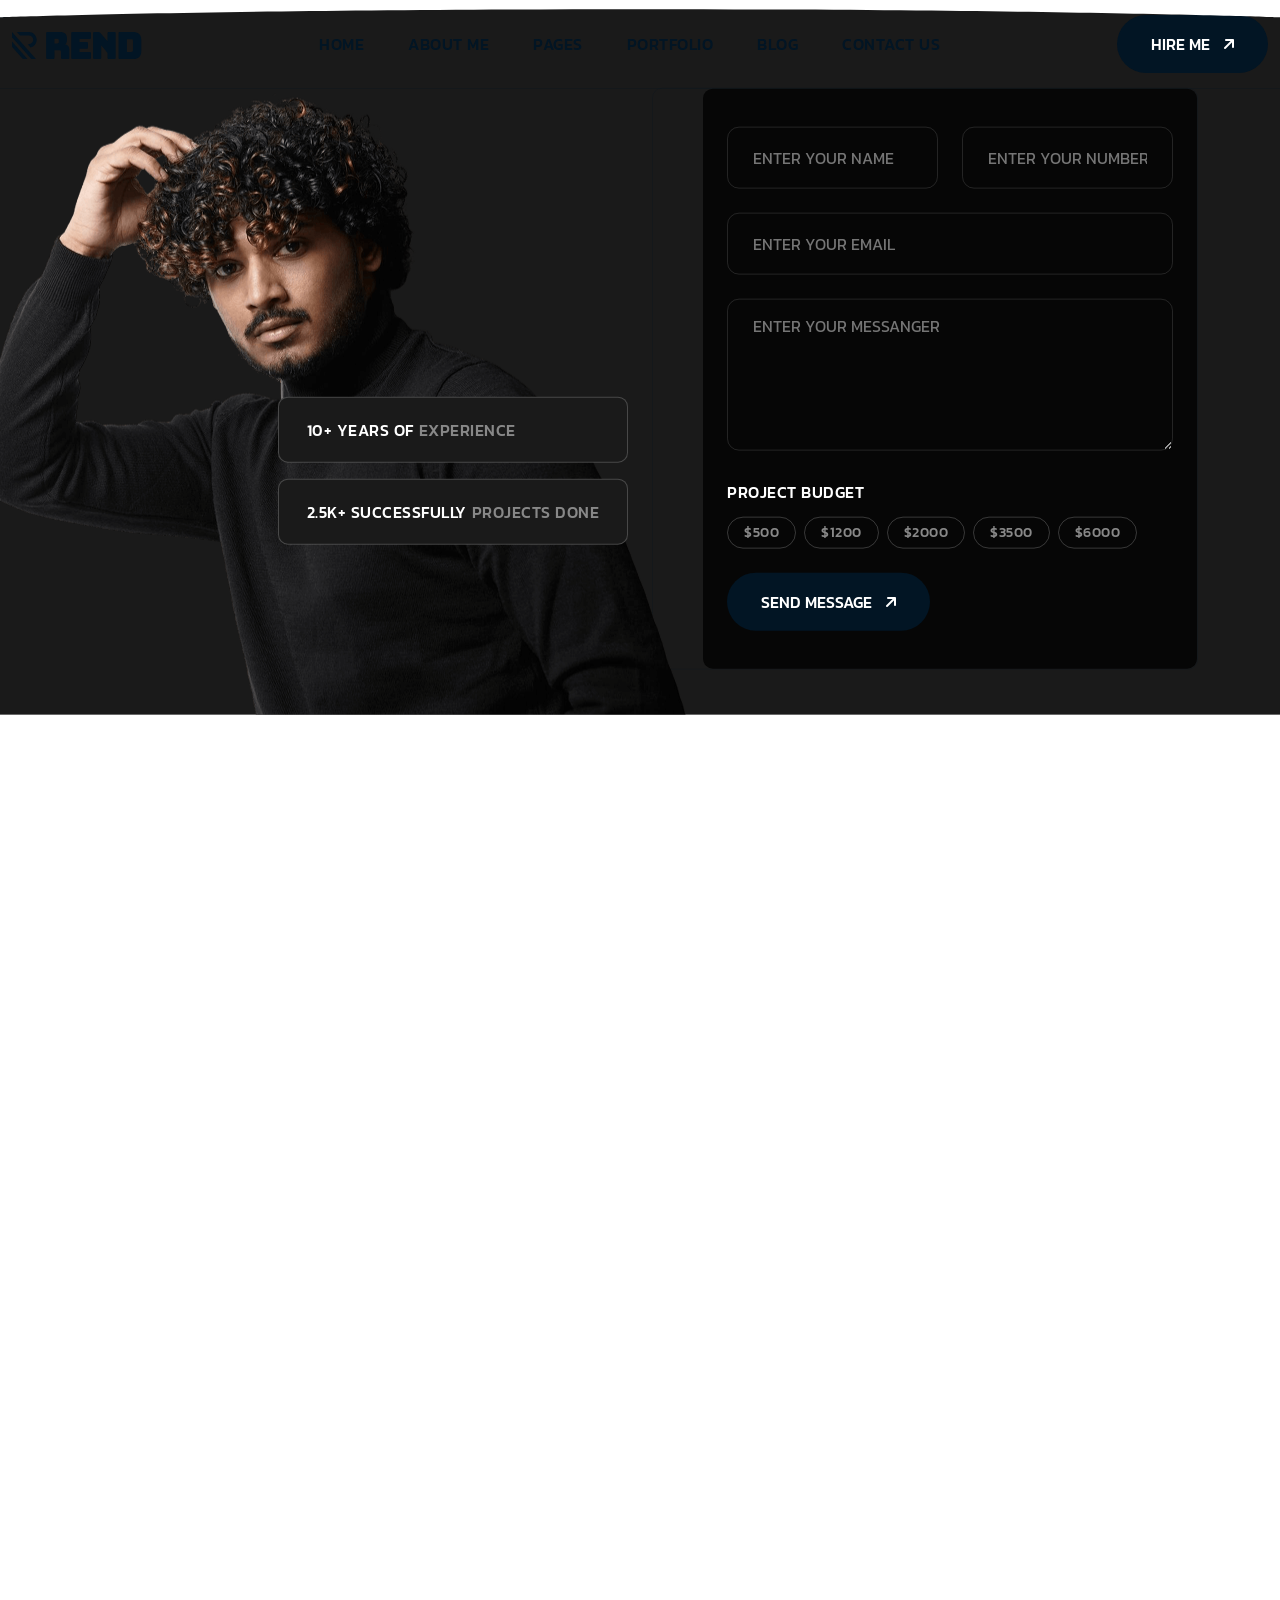
<file: contact.html>
<!DOCTYPE html>
<html lang="en">
    <!--<< Header Area >>-->
    
<!-- Mirrored from ex-coders.com/html/rend/contact.html by HTTrack Website Copier/3.x [XR&CO'2014], Sun, 01 Mar 2026 09:58:27 GMT -->
<head>
        <!-- ========== Meta Tags ========== -->
        <meta charset="UTF-8">
        <meta http-equiv="X-UA-Compatible" content="IE=edge">
        <meta name="viewport" content="width=device-width, initial-scale=1">
        <meta name="author" content="Gramentheme">
        <meta name="description" content="Rend - Personal Portfolio HTML Template">
        <!-- ======== Page title ============ -->
        <title>Rend - Personal Portfolio HTML Template</title>
        <!--<< Favcion >>-->
        <link rel="shortcut icon" href="assets/img/favicon.svg">
        <!--<< Bootstrap min.css >>-->
        <link rel="stylesheet" href="assets/css/bootstrap.min.css">
        <!--<< All Min Css >>-->
        <link rel="stylesheet" href="assets/css/all.min.css">
        <!--<< Animate.css >>-->
        <link rel="stylesheet" href="assets/css/animate.css">
        <!--<< Magnific Popup.css >>-->
        <link rel="stylesheet" href="assets/css/magnific-popup.css">
        <!--<< MeanMenu.css >>-->
        <link rel="stylesheet" href="assets/css/meanmenu.css">
        <!--<< Swiper Bundle.css >>-->
        <link rel="stylesheet" href="assets/css/swiper-bundle.min.css">
        <!--<< Nice Select.css >>-->
        <link rel="stylesheet" href="assets/css/nice-select.css">
        <!--<< Main.css >>-->
        <link rel="stylesheet" href="assets/css/main.css">
    </head>
    <body>

       <!-- Preloader Start -->
        <div class="preloader">
            <svg viewBox="0 0 1000 1000" preserveAspectRatio="none">
                <path id="svg" d="M0,1005S175,995,500,995s500,5,500,5V0H0Z"></path>
            </svg>
            <h5 class="preloader-text">Rend </h5>
        </div>
        
         <!-- Back To Top Start -->
        <button id="back-top" class="back-to-top">
            <i class="fa-regular fa-arrow-up"></i>
        </button>

        <!-- GT MouseCursor Start -->
        <div class="mouseCursor cursor-outer"></div>
        <div class="mouseCursor cursor-inner"></div>
        
         <!-- Offcanvas Area Start -->
        <div class="fix-area">
            <div class="offcanvas__info style-2">
                <div class="offcanvas__wrapper">
                    <div class="offcanvas__content">
                        <div class="offcanvas__top mb-5 d-flex justify-content-between align-items-center">
                            <div class="offcanvas__logo">
                                <a href="index.html">
                                    <img src="assets/img/logo/white-icon.svg" alt="img">
                                </a>
                            </div>
                            <div class="offcanvas__close">
                                <button>
                                <i class="fas fa-times"></i>
                                </button>
                            </div>
                        </div>
                        <p class="text d-none d-xl-block">
                            Nullam dignissim, ante scelerisque the  is euismod fermentum odio sem semper the is erat, a feugiat leo urna eget eros. Duis Aenean a imperdiet risus.
                        </p>
                        <div class="mobile-menu fix mb-3"></div>
                       
                    </div>
                </div>
            </div>
        </div>
        <div class="offcanvas__overlay"></div>

        <!-- Header Section Start -->
        <header id="header-sticky" class="header-2 border-add">
            <div class="container">
                <div class="mega-menu-wrapper">
                    <div class="header-main">
                        <a href="index.html" class="header-logo">
                            <img src="assets/img/logo/black-logo2.svg" alt="img">
                        </a>
                         <div class="mean__menu-wrapper">
                            <div class="main-menu">
                                <nav id="mobile-menu">
                                    <ul>
                                        <li class="has-dropdown active menu-thumb">
                                            <a href="index.html">
                                                Home 
                                            </a>
                                            <ul class="submenu has-homemenu">
                                                <li>
                                                    <div class="homemenu-items">
                                                        <div class="homemenu">
                                                            <div class="homemenu-thumb">
                                                                <img src="assets/img/header/home-1.jpg" alt="img">
                                                                <div class="demo-button">
                                                                <a href="index.html" class="gt-theme-btn">Demo page</a>
                                                                </div>
                                                            </div>
                                                            <div class="homemenu-content text-center">
                                                                <h4 class="homemenu-title">
                                                                   <a href="index.html"> UX/UI DESIGNER  </a>
                                                                </h4>
                                                            </div>
                                                        </div>
                                                        <div class="homemenu">
                                                            <div class="homemenu-thumb mb-15">
                                                            <img src="assets/img/header/home-2.jpg" alt="img">
                                                                <div class="demo-button">
                                                                <a href="index-2.html" class="gt-theme-btn">Demo page</a>
                                                                </div>
                                                            </div>
                                                            <div class="homemenu-content text-center">
                                                                <h4 class="homemenu-title">
                                                                    <a href="index-2.html"> WEB DEVELOPER </a>
                                                                </h4>
                                                            </div>
                                                        </div>
                                                        <div class="homemenu">
                                                            <div class="homemenu-thumb mb-15">
                                                           <img src="assets/img/header/home-3.jpg" alt="img">
                                                                <div class="demo-button">
                                                                <a href="index-3.html" class="gt-theme-btn">Demo page</a>
                                                                </div>
                                                            </div>
                                                            <div class="homemenu-content text-center">
                                                                <h4 class="homemenu-title">
                                                                    <a href="index-3.html">Flim Maker</a>
                                                                </h4>
                                                            </div>
                                                        </div>
                                                        <div class="homemenu">
                                                            <div class="homemenu-thumb mb-15">
                                                           <img src="assets/img/header/home-4.jpg" alt="img">
                                                                <div class="demo-button">
                                                                <a href="index-4.html" class="gt-theme-btn">Demo page</a>
                                                                </div>
                                                            </div>
                                                            <div class="homemenu-content text-center">
                                                                <h4 class="homemenu-title">
                                                                    <a href="index-4.html">Doctor</a>
                                                                </h4>
                                                            </div>
                                                        </div>
                                                    </div>
                                                </li>
                                            </ul>
                                        </li>
                                        <li class="has-dropdown active d-xl-none">
                                            <a href="javascript:void(0)" class="border-none">
                                            Home
                                            </a>
                                            <ul class="submenu">
                                                <li><a href="index.html">UX/UI DESIGNER</a></li>
                                                <li><a href="index-2.html">WEB DEVELOPER</a></li>
                                                <li><a href="index-3.html">Flim Maker</a></li>
                                                <li><a href="index-4.html">Doctor</a></li>
                                            </ul>
                                        </li>
                                            <li>
                                            <a href="about.html">about me</a>
                                        </li>
                                        <li class="has-dropdown">
                                            <a href="javascript:void(0)">
                                                Pages
                                            </a>
                                            <ul class="submenu">
                                                <li class="has-dropdown">
                                                    <a href="javascript:void(0)">
                                                        Service
                                                        <i class="fas fa-angle-right"></i>
                                                    </a>
                                                    <ul class="submenu">
                                                        <li><a href="service.html">Services</a></li>
                                                        <li><a href="service-details.html">Service Details</a></li>
                                                    </ul>
                                                </li>
                                                <li><a href="faq.html">Our Faq</a></li>
                                                <li><a href="404.html">404 Page</a></li>
                                            </ul>
                                        </li>
                                        <li>
                                            <a href="javascript:void(0)">
                                                Portfolio
                                            </a>
                                            <ul class="submenu">
                                                <li><a href="project.html">Portfolio Page</a></li>
                                                <li><a href="project-grid.html">Portfolio Grid</a></li>
                                                <li><a href="project-details.html">Portfolio Details</a></li>
                                            </ul>
                                        </li>
                                        <li>
                                            <a href="javascript:void(0)">
                                                Blog
                                            </a>
                                            <ul class="submenu">
                                                <li><a href="news-grid.html">Blog Grid</a></li>
                                                <li><a href="news.html">Blog Standard</a></li>
                                                <li><a href="news-details.html">Blog Details</a></li>
                                            </ul>
                                        </li>
                                        <li>
                                            <a href="contact.html">Contact Us</a>
                                        </li>
                                    </ul>
                                </nav>
                            </div>
                        </div>
                        <div class="header-right d-flex justify-content-end align-items-center mt-0">
                            <a href="contact.html" class="theme-btn">Hire Me <i class="fa-solid fa-arrow-up-right"></i></a>
                            <div class="header__hamburger d-xl-none my-auto">
                               <div class="sidebar__toggle">
                                    <img src="assets/img/bar.svg" alt="img">
                                </div>
                            </div>
                        </div>
                    </div>
                </div>
            </div>
        </header>

        <div id="smooth-wrapper">
            <div id="smooth-content">
                 <!-- News Section Start -->
                <section class="news-grid-section1 fix pb-0">
                    <div class="container">
                    <h1 class="hero_title tv_hero_title hero_title_1">contact for work</h1>
                    </div>
                </section>

                <section class="contact-inner-page-wrapper fix pb-5 pb-xl-0">
                    <div class="container">
                        <div class="contact-inner-page-wrapper1">
                            <div class="row g-4">
                                <div class="col-lg-6 d-none d-xl-block">
                                    <div class="contact-image">
                                        <img src="assets/img/inner/contact.png" alt="">
                                        <ul class="float-bob-y">
                                            <li>
                                                10+ years of <b> experience </b>
                                            </li>
                                            <li>
                                                2.5K+ successfully <b>projects done</b>
                                            </li>
                                        </ul>
                                    </div>
                                </div>
                                <div class="col-xl-6 wow fadeInUp" data-wow-delay=".3s">
                                    <div class="faq-content-items p-0">
                                        <form action="https://ex-coders.com/html/rend/contact.php" class="mt-0 wow fadeInUp" data-wow-delay=".3s">
                                        <div class="row g-4">
                                            <div class="col-lg-6">
                                                <div class="form-clt">
                                                    <input type="text" placeholder="Enter Your Name">
                                                </div>
                                            </div>
                                            <div class="col-lg-6">
                                                <div class="form-clt">
                                                    <input type="text" placeholder="Enter Your Number">
                                                </div>
                                            </div>
                                            <div class="col-lg-12">
                                                <div class="form-clt">
                                                    <input type="text" placeholder="Enter Your Email">
                                                </div>
                                            </div>
                                            <div class="col-lg-12">
                                                <div class="form-clt">
                                                    <textarea name="message" placeholder="Enter Your Messanger"></textarea>
                                                </div>
                                            </div>
                                            <div class="col-lg-12">
                                                <div class="form-clt">
                                                    <div class="budget-item">
                                                        <h2>project budget</h2>
                                                        <div class="budget-button">
                                                            <button type="button" class="budget-btn">
                                                                $500
                                                            </button>
                                                            <button type="button" class="budget-btn">
                                                                $1200
                                                            </button>
                                                            <button type="button" class="budget-btn">
                                                                $2000
                                                            </button>
                                                            <button type="button" class="budget-btn">
                                                                $3500
                                                            </button>
                                                            <button type="button" class="budget-btn">
                                                                $6000
                                                            </button>
                                                        </div>
                                                    </div>
                                                </div>
                                            </div>
                                            <div class="col-lg-12">
                                                <button type="submit" class="theme-btn">
                                                    send message <i class="fa-solid fa-arrow-up-right"></i>
                                                </button>
                                            </div>
                                        </div>
                                    </form>
                                    </div>
                                
                                </div>
                            </div>
                        </div>
                    </div>
                </section>

                <div class="contact-inner-section">
                    <div class="container">
                        <div class="googpemap-2">
                            <iframe src="https://www.google.com/maps/embed?pb=!1m18!1m12!1m3!1d6678.7619084840835!2d144.9618311901502!3d-37.81450084255415!2m3!1f0!2f0!3f0!3m2!1i1024!2i768!4f13.1!3m3!1m2!1s0x6ad642b4758afc1d%3A0x3119cc820fdfc62e!2sEnvato!5e0!3m2!1sen!2sbd!4v1641984054261!5m2!1sen!2sbd" style="border:0;" allowfullscreen="" loading="lazy"></iframe>
                        </div>
                    </div>
                </div>

                <!-- Footer Section -->
                <footer class="footer-section-3 section-padding pb-5 bg-cover" style="background-image: url('assets/img/home-3/footer-bg.jpg');">
                    <div class="container">
                        <div class="row g-4">
                            <div class="col-xxl-4 wow fadeInUp" data-wow-delay=".3s">
                                <div class="footer-left3">
                                    <a href="index.html" class="footer-logo">
                                        <img src="assets/img/home-3/footer-logo.svg" alt="">
                                    </a>
                                    <ul>
                                        <li>
                                            <a href="index.html">Home</a>
                                        </li>
                                        <li>
                                            <a href="about.html">about</a>
                                        </li>
                                        <li>
                                            <a href="service.html">services</a>
                                        </li>
                                        <li>
                                            <a href="news.html">Blog</a>
                                        </li>
                                        <li>
                                            <a href="contact.html">Contact</a>
                                        </li>
                                    </ul>
                                    <p>
                                        Copyright © Gramentheme
                                    </p>
                                </div>
                            </div>
                            <div class="col-xxl-8 ps-xxl-5 wow fadeInUp" data-wow-delay=".5s">
                                <div class="footer-wrap3">
                                    <div class="row g-4">
                                        <div class="col-lg-5">
                                            <div class="footer-contact-info">
                                                <h2>contact <span>with me</span></h2>
                                                <ul>
                                                    <li>
                                                        <div class="icon">
                                                            <i class="fa-solid fa-phone"></i>
                                                        </div>
                                                        <p>
                                                            <a href="tel:+0121400236969">+01 3214 0023 6969</a>
                                                        </p>
                                                    </li>
                                                    <li>
                                                        <div class="icon">
                                                            <i class="fa-sharp fa-solid fa-envelope"></i>
                                                        </div>
                                                        <p>
                                                             <a href="mailto:hi@contactme.com">hi@contactme.com</a>
                                                        </p>
                                                    </li>
                                                    <li>
                                                        <div class="icon">
                                                           <i class="fa-sharp fa-solid fa-location-dot"></i>
                                                        </div>
                                                        <p>
                                                            based in new york
                                                        </p>
                                                    </li>
                                                </ul>
                                            </div>
                                        </div>
                                        <div class="col-lg-7">
                                            <div class="footer-email-box">
                                                <div class="social-items">
                                                    <span>Follow <b>me</b></span>
                                                    <div class="social-icon d-flex align-items-center">
                                                        <a href="#"><i class="fab fa-facebook-f"></i></a>
                                                        <a href="#"><i class="fab fa-twitter"></i></a>
                                                        <a href="#"><i class="fab fa-vimeo-v"></i></a>
                                                        <a href="#"><i class="fab fa-pinterest-p"></i></a>
                                                    </div>
                                                </div>
                                                <h3>get in <b>touch</b></h3>
                                                <form action="#">
                                                    <input type="text" placeholder="Enter your email...">
                                                    <button class="email-btn" type="submit">
                                                        <i class="fa-solid fa-paper-plane"></i>
                                                    </button>
                                                </form>
                                                <div class="form-check mt-3">
                                                <input class="form-check-input" type="checkbox" name="flexRadioDefault" id="flexRadioDefault1">
                                                <label class="form-check-label satoshi-font" for="flexRadioDefault1">
                                                   Accept terms & conditions
                                                </label>
                                            </div>
                                            </div>
                                        </div>
                                    </div>
                                </div>
                            </div>
                        </div>
                    </div>
                </footer>

            </div>
        </div>

       
        
        <!--<< All JS Plugins >>-->
        <script src="assets/js/jquery-3.7.1.min.js"></script>
        <!--<< Viewport Js >>-->
        <script src="assets/js/viewport.jquery.js"></script>
        <!--<< Bootstrap Js >>-->
        <script src="assets/js/bootstrap.bundle.min.js"></script>
        <!--<< Gsap Min Js >>-->
        <script src="assets/js/gsap.min.js"></script>
        <!--<< ScrollTrigger Min Js >>-->
        <script src="assets/js/ScrollTrigger.min.js"></script>
        <!--<< ScrollSmoother Min Js >>-->
        <script src="assets/js/ScrollSmoother.min.js"></script>
        <!--<< ScrollToPlugin Min Js >>-->
        <script src="assets/js/ScrollToPlugin.min.js"></script>
        <!--<< SplitText Min Js >>-->
        <script src="assets/js/SplitText.min.js"></script>
        <!--<< TextPlugin Min Js >>-->
        <script src="assets/js/TextPlugin.js"></script>
         <!--<< Chroma Min Js >>-->
        <script src="assets/js/chroma.min.js"></script>
        <!--<< nice-selec Js >>-->
        <script src="assets/js/jquery.nice-select.min.js"></script>
        <!--<< Waypoints Js >>-->
        <script src="assets/js/jquery.waypoints.js"></script>
        <!--<< Counterup Js >>-->
        <script src="assets/js/jquery.counterup.min.js"></script>
        <!--<< Swiper Slider Js >>-->
        <script src="assets/js/swiper-bundle.min.js"></script>
        <!--<< MeanMenu Js >>-->
        <script src="assets/js/jquery.meanmenu.min.js"></script>
        <!--<< Parallaxie Js >>-->
        <script src="assets/js/parallaxie.js"></script>
        <!--<< Magnific Popup Js >>-->
        <script src="assets/js/jquery.magnific-popup.min.js"></script>
        <!--<< Wow Animation Js >>-->
        <script src="assets/js/wow.min.js"></script>
        <!--<< Ajax Mail.js >>-->
        <script src="assets/js/ajax-mail.js"></script>
        <!--<< Main.js >>-->
        <script src="assets/js/main.js"></script>
    </body>

<!-- Mirrored from ex-coders.com/html/rend/contact.html by HTTrack Website Copier/3.x [XR&CO'2014], Sun, 01 Mar 2026 09:58:27 GMT -->
</html>
</file>
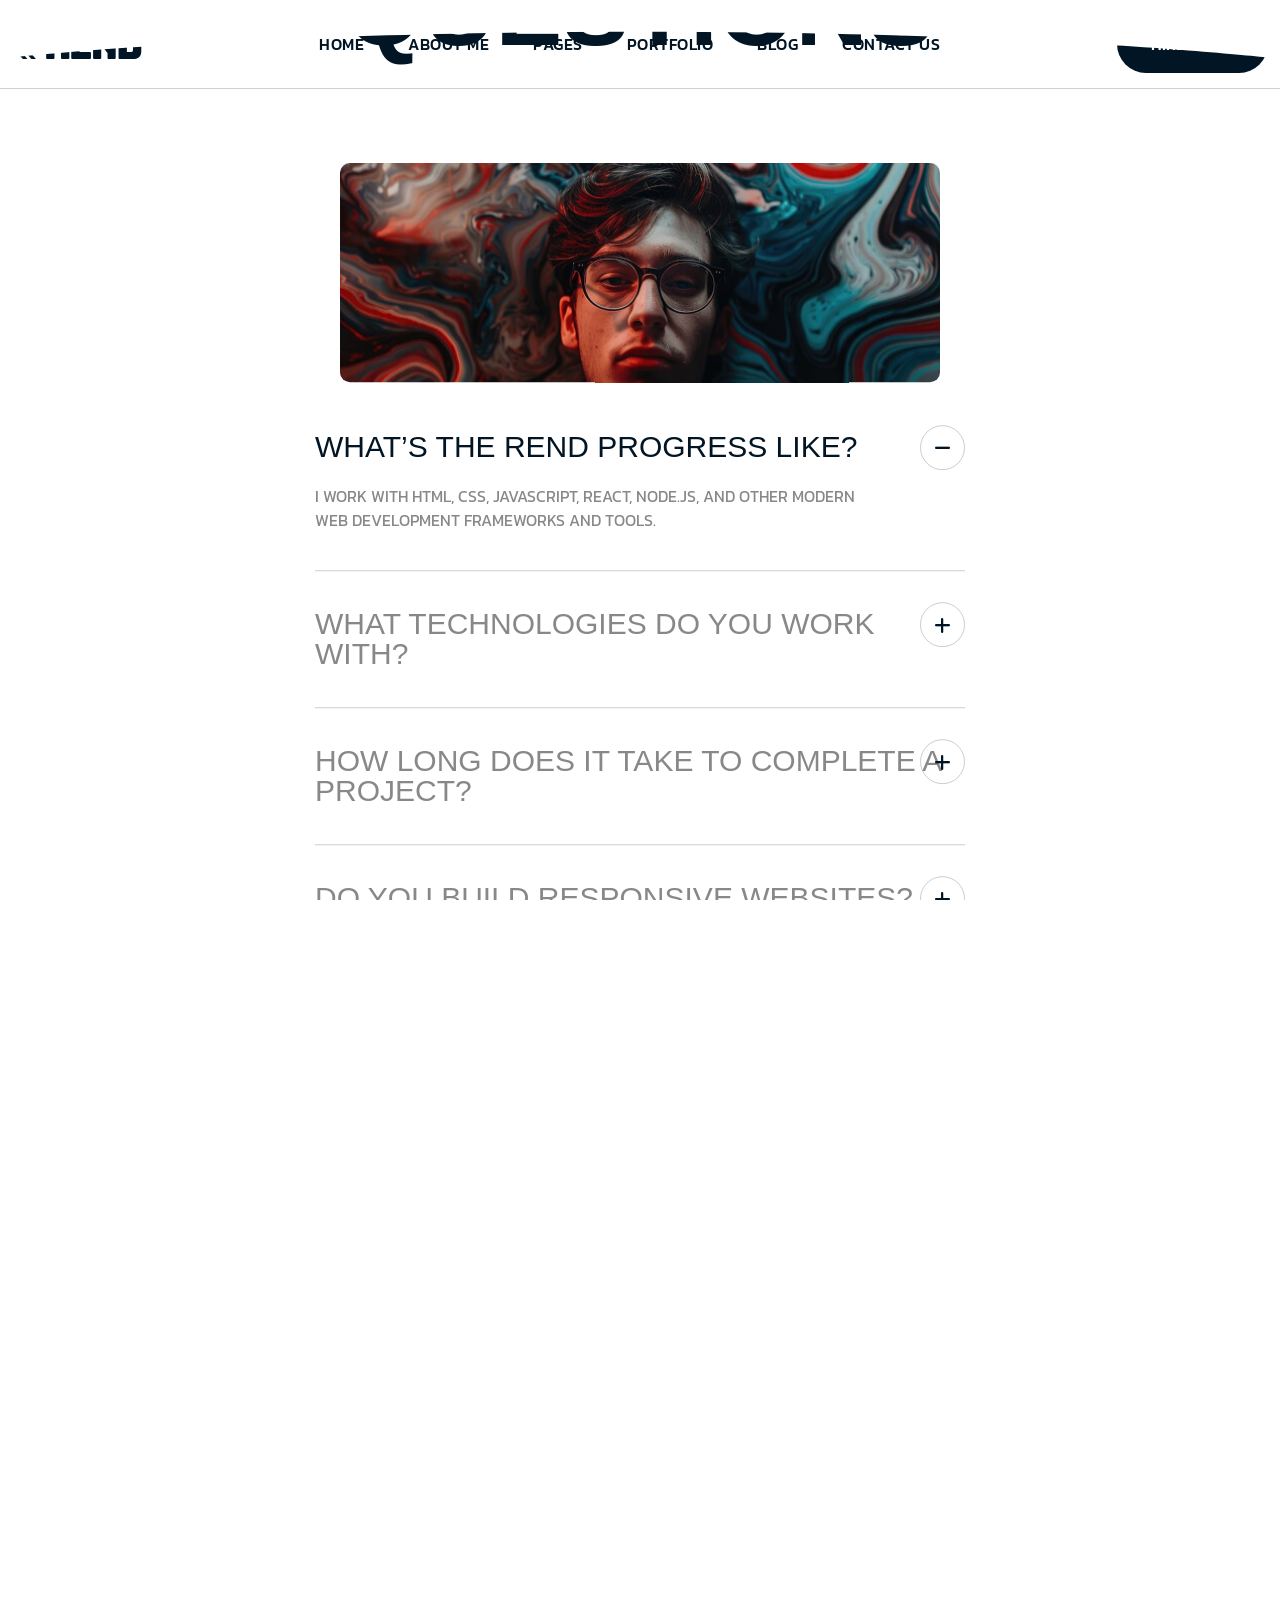
<file: faq.html>
<!DOCTYPE html>
<html lang="en">
    <!--<< Header Area >>-->
    
<!-- Mirrored from ex-coders.com/html/rend/faq.html by HTTrack Website Copier/3.x [XR&CO'2014], Sun, 01 Mar 2026 09:58:10 GMT -->
<head>
        <!-- ========== Meta Tags ========== -->
        <meta charset="UTF-8">
        <meta http-equiv="X-UA-Compatible" content="IE=edge">
        <meta name="viewport" content="width=device-width, initial-scale=1">
        <meta name="author" content="Gramentheme">
        <meta name="description" content="Rend - Personal Portfolio HTML Template">
        <!-- ======== Page title ============ -->
        <title>Rend - Personal Portfolio HTML Template</title>
        <!--<< Favcion >>-->
        <link rel="shortcut icon" href="assets/img/favicon.svg">
        <!--<< Bootstrap min.css >>-->
        <link rel="stylesheet" href="assets/css/bootstrap.min.css">
        <!--<< All Min Css >>-->
        <link rel="stylesheet" href="assets/css/all.min.css">
        <!--<< Animate.css >>-->
        <link rel="stylesheet" href="assets/css/animate.css">
        <!--<< Magnific Popup.css >>-->
        <link rel="stylesheet" href="assets/css/magnific-popup.css">
        <!--<< MeanMenu.css >>-->
        <link rel="stylesheet" href="assets/css/meanmenu.css">
        <!--<< Swiper Bundle.css >>-->
        <link rel="stylesheet" href="assets/css/swiper-bundle.min.css">
        <!--<< Nice Select.css >>-->
        <link rel="stylesheet" href="assets/css/nice-select.css">
        <!--<< Main.css >>-->
        <link rel="stylesheet" href="assets/css/main.css">
    </head>
    <body>

        <!-- Preloader Start -->
        <div class="preloader">
            <svg viewBox="0 0 1000 1000" preserveAspectRatio="none">
                <path id="svg" d="M0,1005S175,995,500,995s500,5,500,5V0H0Z"></path>
            </svg>
            <h5 class="preloader-text">Rend </h5>
        </div>
        
         <!-- Back To Top Start -->
        <button id="back-top" class="back-to-top">
            <i class="fa-regular fa-arrow-up"></i>
        </button>

        <!-- GT MouseCursor Start -->
        <div class="mouseCursor cursor-outer"></div>
        <div class="mouseCursor cursor-inner"></div>
        
         <!-- Offcanvas Area Start -->
        <div class="fix-area">
            <div class="offcanvas__info style-2">
                <div class="offcanvas__wrapper">
                    <div class="offcanvas__content">
                        <div class="offcanvas__top mb-5 d-flex justify-content-between align-items-center">
                            <div class="offcanvas__logo">
                                <a href="index.html">
                                    <img src="assets/img/logo/white-icon.svg" alt="img">
                                </a>
                            </div>
                            <div class="offcanvas__close">
                                <button>
                                <i class="fas fa-times"></i>
                                </button>
                            </div>
                        </div>
                        <p class="text d-none d-xl-block">
                            Nullam dignissim, ante scelerisque the  is euismod fermentum odio sem semper the is erat, a feugiat leo urna eget eros. Duis Aenean a imperdiet risus.
                        </p>
                        <div class="mobile-menu fix mb-3"></div>
                       
                    </div>
                </div>
            </div>
        </div>
        <div class="offcanvas__overlay"></div>

        <!-- Header Section Start -->
        <header id="header-sticky" class="header-2 border-add">
            <div class="container">
                <div class="mega-menu-wrapper">
                    <div class="header-main">
                        <a href="index.html" class="header-logo">
                            <img src="assets/img/logo/black-logo2.svg" alt="img">
                        </a>
                         <div class="mean__menu-wrapper">
                            <div class="main-menu">
                                <nav id="mobile-menu">
                                    <ul>
                                        <li class="has-dropdown active menu-thumb">
                                            <a href="index.html">
                                                Home 
                                            </a>
                                            <ul class="submenu has-homemenu">
                                                <li>
                                                    <div class="homemenu-items">
                                                        <div class="homemenu">
                                                            <div class="homemenu-thumb">
                                                                <img src="assets/img/header/home-1.jpg" alt="img">
                                                                <div class="demo-button">
                                                                <a href="index.html" class="gt-theme-btn">Demo page</a>
                                                                </div>
                                                            </div>
                                                            <div class="homemenu-content text-center">
                                                                <h4 class="homemenu-title">
                                                                   <a href="index.html"> UX/UI DESIGNER  </a>
                                                                </h4>
                                                            </div>
                                                        </div>
                                                        <div class="homemenu">
                                                            <div class="homemenu-thumb mb-15">
                                                            <img src="assets/img/header/home-2.jpg" alt="img">
                                                                <div class="demo-button">
                                                                <a href="index-2.html" class="gt-theme-btn">Demo page</a>
                                                                </div>
                                                            </div>
                                                            <div class="homemenu-content text-center">
                                                                <h4 class="homemenu-title">
                                                                    <a href="index-2.html"> WEB DEVELOPER </a>
                                                                </h4>
                                                            </div>
                                                        </div>
                                                        <div class="homemenu">
                                                            <div class="homemenu-thumb mb-15">
                                                           <img src="assets/img/header/home-3.jpg" alt="img">
                                                                <div class="demo-button">
                                                                <a href="index-3.html" class="gt-theme-btn">Demo page</a>
                                                                </div>
                                                            </div>
                                                            <div class="homemenu-content text-center">
                                                                <h4 class="homemenu-title">
                                                                    <a href="index-3.html">Flim Maker</a>
                                                                </h4>
                                                            </div>
                                                        </div>
                                                        <div class="homemenu">
                                                            <div class="homemenu-thumb mb-15">
                                                           <img src="assets/img/header/home-4.jpg" alt="img">
                                                                <div class="demo-button">
                                                                <a href="index-4.html" class="gt-theme-btn">Demo page</a>
                                                                </div>
                                                            </div>
                                                            <div class="homemenu-content text-center">
                                                                <h4 class="homemenu-title">
                                                                    <a href="index-4.html">Doctor</a>
                                                                </h4>
                                                            </div>
                                                        </div>
                                                    </div>
                                                </li>
                                            </ul>
                                        </li>
                                        <li class="has-dropdown active d-xl-none">
                                            <a href="javascript:void(0)" class="border-none">
                                            Home
                                            </a>
                                            <ul class="submenu">
                                                <li><a href="index.html">UX/UI DESIGNER</a></li>
                                                <li><a href="index-2.html">WEB DEVELOPER</a></li>
                                                <li><a href="index-3.html">Flim Maker</a></li>
                                                <li><a href="index-4.html">Doctor</a></li>
                                            </ul>
                                        </li>
                                            <li>
                                            <a href="about.html">about me</a>
                                        </li>
                                        <li class="has-dropdown">
                                            <a href="javascript:void(0)">
                                                Pages
                                            </a>
                                            <ul class="submenu">
                                                <li class="has-dropdown">
                                                    <a href="javascript:void(0)">
                                                        Service
                                                        <i class="fas fa-angle-right"></i>
                                                    </a>
                                                    <ul class="submenu">
                                                        <li><a href="service.html">Services</a></li>
                                                        <li><a href="service-details.html">Service Details</a></li>
                                                    </ul>
                                                </li>
                                                <li><a href="faq.html">Our Faq</a></li>
                                                <li><a href="404.html">404 Page</a></li>
                                            </ul>
                                        </li>
                                        <li>
                                            <a href="javascript:void(0)">
                                                Portfolio
                                            </a>
                                            <ul class="submenu">
                                                <li><a href="project.html">Portfolio Page</a></li>
                                                <li><a href="project-grid.html">Portfolio Grid</a></li>
                                                <li><a href="project-details.html">Portfolio Details</a></li>
                                            </ul>
                                        </li>
                                        <li>
                                            <a href="javascript:void(0)">
                                                Blog
                                            </a>
                                            <ul class="submenu">
                                                <li><a href="news-grid.html">Blog Grid</a></li>
                                                <li><a href="news.html">Blog Standard</a></li>
                                                <li><a href="news-details.html">Blog Details</a></li>
                                            </ul>
                                        </li>
                                        <li>
                                            <a href="contact.html">Contact Us</a>
                                        </li>
                                    </ul>
                                </nav>
                            </div>
                        </div>
                        <div class="header-right d-flex justify-content-end align-items-center mt-0">
                            <a href="contact.html" class="theme-btn">Hire Me <i class="fa-solid fa-arrow-up-right"></i></a>
                            <div class="header__hamburger d-xl-none my-auto">
                               <div class="sidebar__toggle">
                                    <img src="assets/img/bar.svg" alt="img">
                                </div>
                            </div>
                        </div>
                    </div>
                </div>
            </div>
        </header>

        <div id="smooth-wrapper">
            <div id="smooth-content">
                <!-- News Section Start -->
        <section class="news-grid-section1 fix">
            <div class="container">
               <h1>frequently ask questions</h1>
                <div class="faq-inner-page-wrapper">
                    <div class="faq-image fix">
                        <img data-speed=".7" src="assets/img/inner/faq.jpg" alt="img">
                    </div>
                    <ul class="accordion-box">
                        <!--Block-->
                        <li class="accordion block active-block wow fadeInUp">
                            <div class="acc-btn active">
                                What’s the Rend  progress like?
                                <div class="icon fa fa-plus"></div>
                            </div>
                            <div class="acc-content current">
                                <div class="content">
                                    <div class="text">
                                    I work with HTML, CSS, JavaScript, React, Node.js, and other modern web development frameworks and tools.
                                    </div>
                                </div>
                            </div>
                        </li>
                        <!--Block-->
                        <li class="accordion block wow fadeInUp" data-wow-delay=".2s">
                            <div class="acc-btn">
                            What technologies do you work with?
                                <div class="icon fa fa-plus"></div>
                            </div>
                            <div class="acc-content">
                                <div class="content">
                                <div class="text">
                                    I work with HTML, CSS, JavaScript, React, Node.js, and other modern web development frameworks and tools.
                                    </div>
                                </div>
                            </div>
                        </li>
                        <!--Block-->
                        <li class="accordion block wow fadeInUp" data-wow-delay=".4s">
                            <div class="acc-btn">
                                How long does it take to complete a project?
                                <div class="icon fa fa-plus"></div>
                            </div>
                            <div class="acc-content">
                                <div class="content">
                                    <div class="text">
                                        I work with HTML, CSS, JavaScript, React, Node.js, and other modern web development frameworks and tools.
                                    </div>
                                </div>
                            </div>
                        </li>
                        <!--Block-->
                        <li class="accordion block wow fadeInUp" data-wow-delay=".6s">
                            <div class="acc-btn">
                                Do you build responsive websites?
                                <div class="icon fa fa-plus"></div>
                            </div>
                            <div class="acc-content">
                                <div class="content">
                                    <div class="text">
                                        I work with HTML, CSS, JavaScript, React, Node.js, and other modern web development frameworks and tools.
                                    </div>
                                </div>
                            </div>
                        </li>
                        <li class="accordion block mb-0 wow fadeInUp" data-wow-delay=".8s">
                            <div class="acc-btn">
                            Do you provide support after the project is completed?
                                <div class="icon fa fa-plus"></div>
                            </div>
                            <div class="acc-content">
                                <div class="content">
                                    <div class="text">
                                    I work with HTML, CSS, JavaScript, React, Node.js, and other modern web development frameworks and tools.
                                    </div>
                                </div>
                            </div>
                        </li>
                    </ul>
                </div>
            </div>
        </section>

         <!-- Footer Section -->
                <footer class="footer-section-3 section-padding pb-5 bg-cover" style="background-image: url('assets/img/home-3/footer-bg.jpg');">
                    <div class="container">
                        <div class="row g-4">
                            <div class="col-xxl-4 wow fadeInUp" data-wow-delay=".3s">
                                <div class="footer-left3">
                                    <a href="index.html" class="footer-logo">
                                        <img src="assets/img/home-3/footer-logo.svg" alt="">
                                    </a>
                                    <ul>
                                        <li>
                                            <a href="index.html">Home</a>
                                        </li>
                                        <li>
                                            <a href="about.html">about</a>
                                        </li>
                                        <li>
                                            <a href="service.html">services</a>
                                        </li>
                                        <li>
                                            <a href="news.html">Blog</a>
                                        </li>
                                        <li>
                                            <a href="contact.html">Contact</a>
                                        </li>
                                    </ul>
                                    <p>
                                        Copyright © Gramentheme
                                    </p>
                                </div>
                            </div>
                            <div class="col-xxl-8 ps-xxl-5 wow fadeInUp" data-wow-delay=".5s">
                                <div class="footer-wrap3">
                                    <div class="row g-4">
                                        <div class="col-lg-5">
                                            <div class="footer-contact-info">
                                                <h2>contact <span>with me</span></h2>
                                                <ul>
                                                    <li>
                                                        <div class="icon">
                                                            <i class="fa-solid fa-phone"></i>
                                                        </div>
                                                        <p>
                                                            <a href="tel:+0121400236969">+01 3214 0023 6969</a>
                                                        </p>
                                                    </li>
                                                    <li>
                                                        <div class="icon">
                                                            <i class="fa-sharp fa-solid fa-envelope"></i>
                                                        </div>
                                                        <p>
                                                             <a href="mailto:hi@contactme.com">hi@contactme.com</a>
                                                        </p>
                                                    </li>
                                                    <li>
                                                        <div class="icon">
                                                           <i class="fa-sharp fa-solid fa-location-dot"></i>
                                                        </div>
                                                        <p>
                                                            based in new york
                                                        </p>
                                                    </li>
                                                </ul>
                                            </div>
                                        </div>
                                        <div class="col-lg-7">
                                            <div class="footer-email-box">
                                                <div class="social-items">
                                                    <span>Follow <b>me</b></span>
                                                    <div class="social-icon d-flex align-items-center">
                                                        <a href="#"><i class="fab fa-facebook-f"></i></a>
                                                        <a href="#"><i class="fab fa-twitter"></i></a>
                                                        <a href="#"><i class="fab fa-vimeo-v"></i></a>
                                                        <a href="#"><i class="fab fa-pinterest-p"></i></a>
                                                    </div>
                                                </div>
                                                <h3>get in <b>touch</b></h3>
                                                <form action="#">
                                                    <input type="text" placeholder="Enter your email...">
                                                    <button class="email-btn" type="submit">
                                                        <i class="fa-solid fa-paper-plane"></i>
                                                    </button>
                                                </form>
                                                <div class="form-check mt-3">
                                                <input class="form-check-input" type="checkbox" name="flexRadioDefault" id="flexRadioDefault1">
                                                <label class="form-check-label satoshi-font" for="flexRadioDefault1">
                                                   Accept terms & conditions
                                                </label>
                                            </div>
                                            </div>
                                        </div>
                                    </div>
                                </div>
                            </div>
                        </div>
                    </div>
                </footer>
            </div>
        </div>

        
        
        <!--<< All JS Plugins >>-->
        <script src="assets/js/jquery-3.7.1.min.js"></script>
        <!--<< Viewport Js >>-->
        <script src="assets/js/viewport.jquery.js"></script>
        <!--<< Bootstrap Js >>-->
        <script src="assets/js/bootstrap.bundle.min.js"></script>
        <!--<< Gsap Min Js >>-->
        <script src="assets/js/gsap.min.js"></script>
        <!--<< ScrollTrigger Min Js >>-->
        <script src="assets/js/ScrollTrigger.min.js"></script>
        <!--<< ScrollSmoother Min Js >>-->
        <script src="assets/js/ScrollSmoother.min.js"></script>
        <!--<< ScrollToPlugin Min Js >>-->
        <script src="assets/js/ScrollToPlugin.min.js"></script>
        <!--<< SplitText Min Js >>-->
        <script src="assets/js/SplitText.min.js"></script>
        <!--<< TextPlugin Min Js >>-->
        <script src="assets/js/TextPlugin.js"></script>
         <!--<< Chroma Min Js >>-->
        <script src="assets/js/chroma.min.js"></script>
        <!--<< nice-selec Js >>-->
        <script src="assets/js/jquery.nice-select.min.js"></script>
        <!--<< Waypoints Js >>-->
        <script src="assets/js/jquery.waypoints.js"></script>
        <!--<< Counterup Js >>-->
        <script src="assets/js/jquery.counterup.min.js"></script>
        <!--<< Swiper Slider Js >>-->
        <script src="assets/js/swiper-bundle.min.js"></script>
        <!--<< MeanMenu Js >>-->
        <script src="assets/js/jquery.meanmenu.min.js"></script>
        <!--<< Parallaxie Js >>-->
        <script src="assets/js/parallaxie.js"></script>
        <!--<< Magnific Popup Js >>-->
        <script src="assets/js/jquery.magnific-popup.min.js"></script>
        <!--<< Wow Animation Js >>-->
        <script src="assets/js/wow.min.js"></script>
        <!--<< Main.js >>-->
        <script src="assets/js/main.js"></script>
    </body>

<!-- Mirrored from ex-coders.com/html/rend/faq.html by HTTrack Website Copier/3.x [XR&CO'2014], Sun, 01 Mar 2026 09:58:10 GMT -->
</html>
</file>
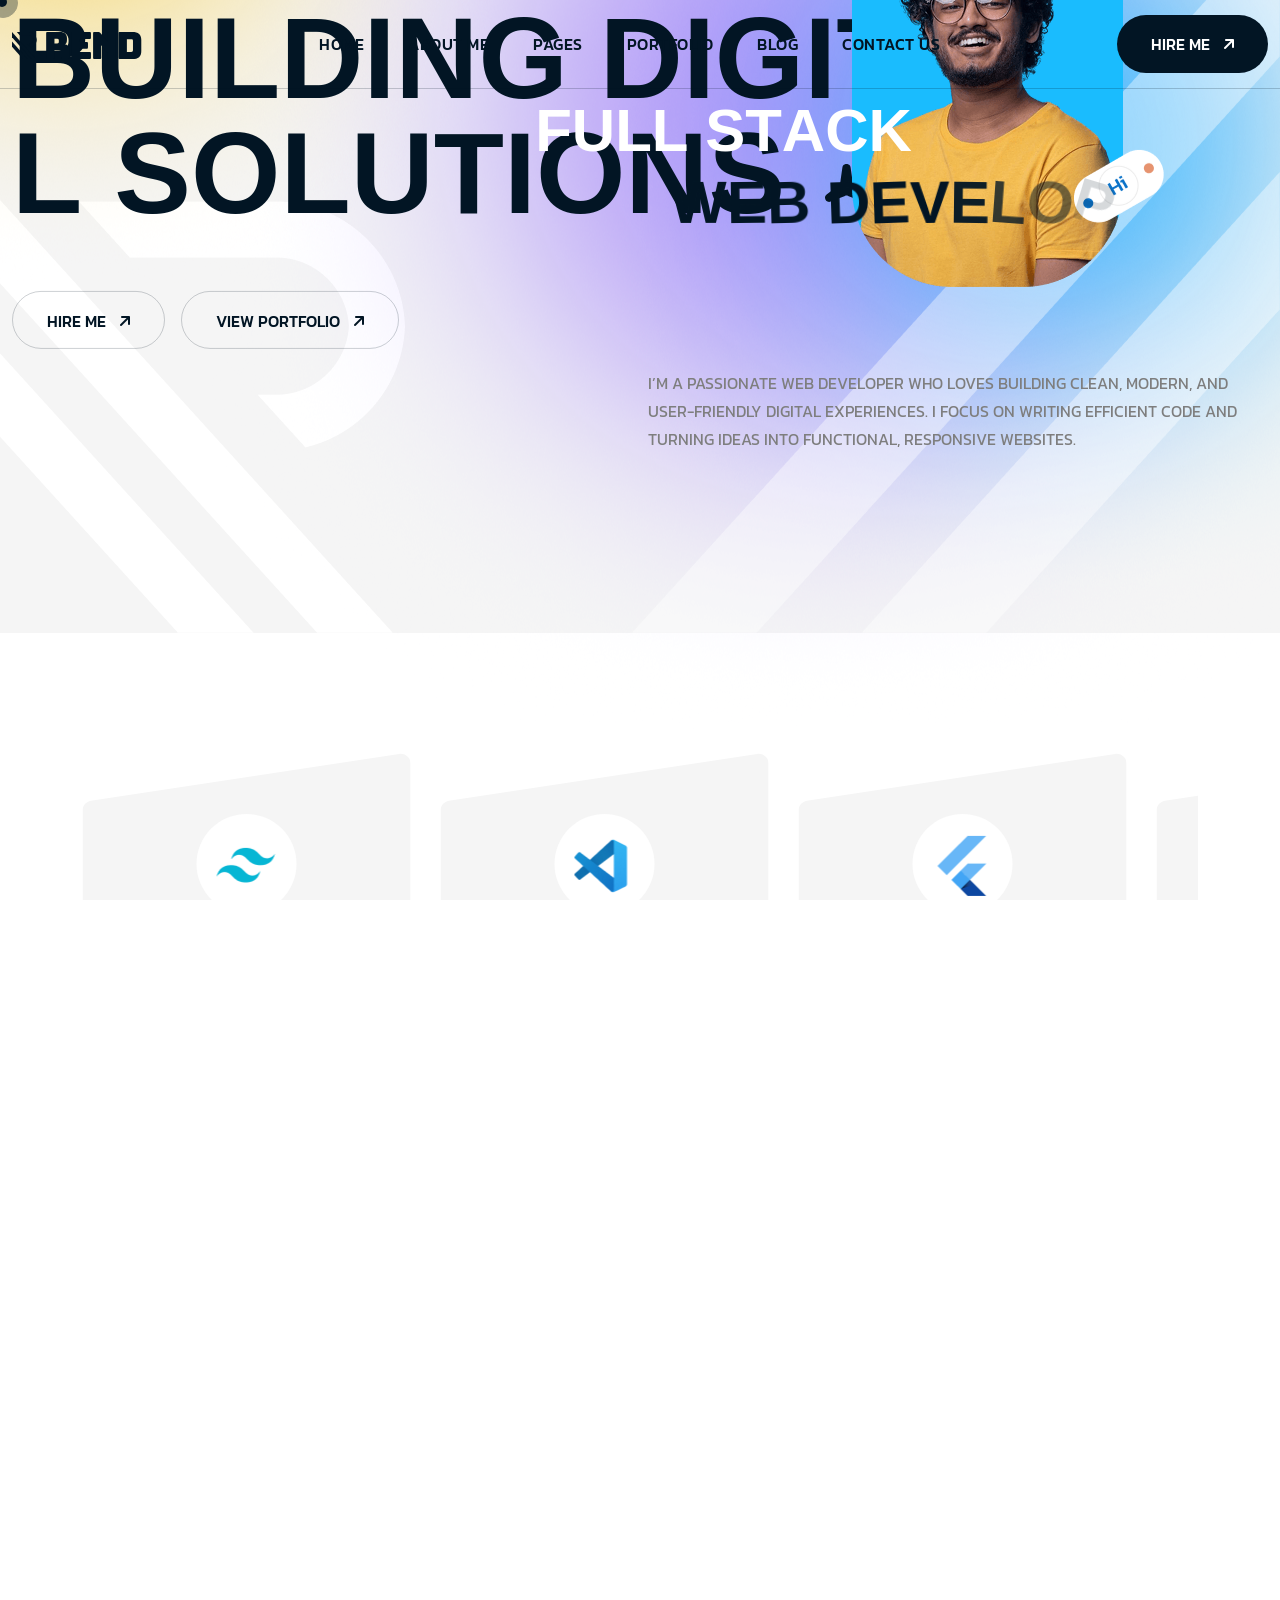
<file: index-2.html>
<!DOCTYPE html>
<html lang="en">
    <!--<< Header Area >>-->
    
<!-- Mirrored from ex-coders.com/html/rend/index-2.html by HTTrack Website Copier/3.x [XR&CO'2014], Sun, 01 Mar 2026 09:56:31 GMT -->
<head>
        <!-- ========== Meta Tags ========== -->
        <meta charset="UTF-8">
        <meta http-equiv="X-UA-Compatible" content="IE=edge">
        <meta name="viewport" content="width=device-width, initial-scale=1">
        <meta name="author" content="Gramentheme">
        <meta name="description" content="Rend - Personal Portfolio HTML Template">
        <!-- ======== Page title ============ -->
        <title>Rend - Personal Portfolio HTML Template</title>
        <!--<< Favcion >>-->
        <link rel="shortcut icon" href="assets/img/favicon.svg">
        <!--<< Bootstrap min.css >>-->
        <link rel="stylesheet" href="assets/css/bootstrap.min.css">
        <!--<< All Min Css >>-->
        <link rel="stylesheet" href="assets/css/all.min.css">
        <!--<< Animate.css >>-->
        <link rel="stylesheet" href="assets/css/animate.css">
        <!--<< Magnific Popup.css >>-->
        <link rel="stylesheet" href="assets/css/magnific-popup.css">
        <!--<< MeanMenu.css >>-->
        <link rel="stylesheet" href="assets/css/meanmenu.css">
        <!--<< Swiper Bundle.css >>-->
        <link rel="stylesheet" href="assets/css/swiper-bundle.min.css">
        <!--<< Nice Select.css >>-->
        <link rel="stylesheet" href="assets/css/nice-select.css">
        <!--<< Main.css >>-->
        <link rel="stylesheet" href="assets/css/main.css">
    </head>
    <body>

        
        <!-- Preloader Start -->
        <div class="preloader">
            <svg viewBox="0 0 1000 1000" preserveAspectRatio="none">
                <path id="svg" d="M0,1005S175,995,500,995s500,5,500,5V0H0Z"></path>
            </svg>
            <h5 class="preloader-text">Rend </h5>
        </div>
        
         <!-- Back To Top Start -->
        <button id="back-top" class="back-to-top">
            <i class="fa-regular fa-arrow-up"></i>
        </button>

        <!-- GT MouseCursor Start -->
        <div class="mouseCursor cursor-outer"></div>
        <div class="mouseCursor cursor-inner"></div>
        
         <!-- Offcanvas Area Start -->
        <div class="fix-area">
            <div class="offcanvas__info style-2">
                <div class="offcanvas__wrapper">
                    <div class="offcanvas__content">
                        <div class="offcanvas__top mb-5 d-flex justify-content-between align-items-center">
                            <div class="offcanvas__logo">
                                <a href="index.html">
                                    <img src="assets/img/logo/white-icon.svg" alt="img">
                                </a>
                            </div>
                            <div class="offcanvas__close">
                                <button>
                                <i class="fas fa-times"></i>
                                </button>
                            </div>
                        </div>
                        <p class="text d-none d-xl-block">
                            Nullam dignissim, ante scelerisque the  is euismod fermentum odio sem semper the is erat, a feugiat leo urna eget eros. Duis Aenean a imperdiet risus.
                        </p>
                        <div class="mobile-menu fix mb-3"></div>
                       
                    </div>
                </div>
            </div>
        </div>
        <div class="offcanvas__overlay"></div>

        <!-- Header Section Start -->
        <header id="header-sticky" class="header-2 border-add">
            <div class="container">
                <div class="mega-menu-wrapper">
                    <div class="header-main">
                        <a href="index.html" class="header-logo">
                            <img src="assets/img/logo/black-logo2.svg" alt="img">
                        </a>
                         <div class="mean__menu-wrapper">
                            <div class="main-menu">
                                <nav id="mobile-menu">
                                    <ul>
                                        <li class="has-dropdown active menu-thumb">
                                            <a href="index.html">
                                                Home 
                                            </a>
                                            <ul class="submenu has-homemenu">
                                                <li>
                                                    <div class="homemenu-items">
                                                        <div class="homemenu">
                                                            <div class="homemenu-thumb">
                                                                <img src="assets/img/header/home-1.jpg" alt="img">
                                                                <div class="demo-button">
                                                                <a href="index.html" class="gt-theme-btn">Demo page</a>
                                                                </div>
                                                            </div>
                                                            <div class="homemenu-content text-center">
                                                                <h4 class="homemenu-title">
                                                                   <a href="index.html"> UX/UI DESIGNER  </a>
                                                                </h4>
                                                            </div>
                                                        </div>
                                                        <div class="homemenu">
                                                            <div class="homemenu-thumb mb-15">
                                                            <img src="assets/img/header/home-2.jpg" alt="img">
                                                                <div class="demo-button">
                                                                <a href="index-2.html" class="gt-theme-btn">Demo page</a>
                                                                </div>
                                                            </div>
                                                            <div class="homemenu-content text-center">
                                                                <h4 class="homemenu-title">
                                                                    <a href="index-2.html"> WEB DEVELOPER </a>
                                                                </h4>
                                                            </div>
                                                        </div>
                                                        <div class="homemenu">
                                                            <div class="homemenu-thumb mb-15">
                                                           <img src="assets/img/header/home-3.jpg" alt="img">
                                                                <div class="demo-button">
                                                                <a href="index-3.html" class="gt-theme-btn">Demo page</a>
                                                                </div>
                                                            </div>
                                                            <div class="homemenu-content text-center">
                                                                <h4 class="homemenu-title">
                                                                    <a href="index-3.html">Flim Maker</a>
                                                                </h4>
                                                            </div>
                                                        </div>
                                                        <div class="homemenu">
                                                            <div class="homemenu-thumb mb-15">
                                                           <img src="assets/img/header/home-4.jpg" alt="img">
                                                                <div class="demo-button">
                                                                <a href="index-4.html" class="gt-theme-btn">Demo page</a>
                                                                </div>
                                                            </div>
                                                            <div class="homemenu-content text-center">
                                                                <h4 class="homemenu-title">
                                                                    <a href="index-4.html">Doctor</a>
                                                                </h4>
                                                            </div>
                                                        </div>
                                                    </div>
                                                </li>
                                            </ul>
                                        </li>
                                        <li class="has-dropdown active d-xl-none">
                                            <a href="javascript:void(0)" class="border-none">
                                            Home
                                            </a>
                                            <ul class="submenu">
                                                <li><a href="index.html">UX/UI DESIGNER</a></li>
                                                <li><a href="index-2.html">WEB DEVELOPER</a></li>
                                                <li><a href="index-3.html">Flim Maker</a></li>
                                                <li><a href="index-4.html">Doctor</a></li>
                                            </ul>
                                        </li>
                                            <li>
                                            <a href="about.html">about me</a>
                                        </li>
                                        <li class="has-dropdown">
                                            <a href="javascript:void(0)">
                                                Pages
                                            </a>
                                            <ul class="submenu">
                                                <li class="has-dropdown">
                                                    <a href="javascript:void(0)">
                                                        Service
                                                        <i class="fas fa-angle-right"></i>
                                                    </a>
                                                    <ul class="submenu">
                                                        <li><a href="service.html">Services</a></li>
                                                        <li><a href="service-details.html">Service Details</a></li>
                                                    </ul>
                                                </li>
                                                <li><a href="faq.html">Our Faq</a></li>
                                                <li><a href="404.html">404 Page</a></li>
                                            </ul>
                                        </li>
                                        <li>
                                            <a href="javascript:void(0)">
                                                Portfolio
                                            </a>
                                            <ul class="submenu">
                                                <li><a href="project.html">Portfolio Page</a></li>
                                                <li><a href="project-grid.html">Portfolio Grid</a></li>
                                                <li><a href="project-details.html">Portfolio Details</a></li>
                                            </ul>
                                        </li>
                                        <li>
                                            <a href="javascript:void(0)">
                                                Blog
                                            </a>
                                            <ul class="submenu">
                                                <li><a href="news-grid.html">Blog Grid</a></li>
                                                <li><a href="news.html">Blog Standard</a></li>
                                                <li><a href="news-details.html">Blog Details</a></li>
                                            </ul>
                                        </li>
                                        <li>
                                            <a href="contact.html">Contact Us</a>
                                        </li>
                                    </ul>
                                </nav>
                            </div>
                        </div>
                        <div class="header-right d-flex justify-content-end align-items-center mt-0">
                            <a href="contact.html" class="theme-btn">Hire Me <i class="fa-solid fa-arrow-up-right"></i></a>
                            <div class="header__hamburger d-xl-none my-auto">
                               <div class="sidebar__toggle">
                                    <img src="assets/img/bar.svg" alt="img">
                                </div>
                            </div>
                        </div>
                    </div>
                </div>
            </div>
        </header>


        <div id="smooth-wrapper">
            <div id="smooth-content">

            <!-- Hero Section Start -->
            <section class="hero-section2 hero-2">
                <div class="shape1">
                    <img src="assets/img/home-2/hero/shape1.png" alt="">
                </div>
                <div class="light-2">
                    <img src="assets/img/home-2/hero/light2.png" alt="">
                </div>
                <div class="light-1">
                    <img src="assets/img/home-2/hero/light1.png" alt="">
                </div>
                <div class="light-3">
                    <img src="assets/img/home-2/hero/light3.png" alt="">
                </div>
                <div class="vec-shape">
                    <img src="assets/img/home-2/hero/shape-5.png" alt="">
                </div>
                <div class="shape-2">
                    <img src="assets/img/home-2/hero/shape2.png" alt="">
                </div>
                <div class="container">
                    <div class="hero-content">
                        <h1 class="sec-title-1">
                            Building Digital Solutions
                            <span class="vec2">
                                <svg width="43" height="38" viewBox="0 0 43 38" fill="none" xmlns="http://www.w3.org/2000/svg">
                                <path d="M17.384 3.54766C18.0541 -1.18255 24.9459 -1.18255 25.616 3.54766L27.7455 18.5815C27.8954 19.6393 28.4538 20.5982 29.3029 21.2558L41.3704 30.6012C45.1672 33.5416 41.7213 39.4589 37.2544 37.6691L23.0574 31.9807C22.0584 31.5804 20.9416 31.5804 19.9426 31.9807L5.74561 37.6691C1.27869 39.4589 -2.16724 33.5416 1.62964 30.6011L13.6971 21.2558C14.5462 20.5982 15.1046 19.6393 15.2545 18.5815L17.384 3.54766Z" fill="#021524"/>
                                </svg>

                            </span>
                        </h1>
                        <div class="hero-sub-title">
                            <h2 class="sec-title-1">
                                Full Stack 
                                <span>Web Developer</span>
                            </h2>
                        </div>
                        <div class="hero-btn">
                            <a href="contact.html" class="theme-btn wow fadeInUp" data-wow-delay=".5s">Hire Me <i class="fa-solid fa-arrow-up-right"></i></a>
                            <a href="project.html" class="theme-btn wow fadeInUp" data-wow-delay=".5s">view portfolio <i class="fa-solid fa-arrow-up-right"></i></a>
                        </div>
                    </div>
                    <p class="hero-text wow fadeInUp" data-wow-delay=".5s">
                        I’m a passionate Web Developer who loves building clean, modern, and user-friendly digital experiences. I focus on writing efficient code and turning ideas into functional, responsive websites.
                    </p>
                    <div class="hero-image wow fadeInUp" data-wow-delay=".3s">
                        <img src="assets/img/home-2/hero/hero-01.png" alt="">
                        <div class="text-shape">
                            <img src="assets/img/home-2/hero/text.png" alt="">
                        </div>
                    </div>
                </div>
            </section>  
              
            <!-- Skill Section Start -->
            <section class="skill-section-2 section-padding fix">
                <div class="container">
                    <div class="swiper skills-slider">
                        <div class="swiper-wrapper">
                            <div class="swiper-slide">
                                <div class="skill-box-items-2">
                                    <div class="bg-shape">
                                        <svg width="330" height="339" viewBox="0 0 330 339" fill="none" xmlns="http://www.w3.org/2000/svg">
                                        <path d="M0 56.972C0 52.0277 3.61339 47.8256 8.50195 47.0849L318.502 0.115174C324.553 -0.801583 330 3.88267 330 10.0023V328.373C330 333.896 325.523 338.373 320 338.373H9.99999C4.47714 338.373 0 333.896 0 328.373V56.972Z" fill="#F5F5F5"/>
                                        </svg>
                                        <div class="content">
                                            <div class="icon">
                                                <img src="assets/img/home-2/skill/skill-icon-01.png" alt="img">
                                            </div>
                                            <h2>
                                                <span class="count">90</span>%
                                            </h2>
                                            <p>tailwind css</p>
                                        </div>
                                    
                                    </div>
                                </div>
                            </div>
                            <div class="swiper-slide">
                                <div class="skill-box-items-2">
                                    <div class="bg-shape">
                                        <svg width="330" height="339" viewBox="0 0 330 339" fill="none" xmlns="http://www.w3.org/2000/svg">
                                        <path d="M0 56.972C0 52.0277 3.61339 47.8256 8.50195 47.0849L318.502 0.115174C324.553 -0.801583 330 3.88267 330 10.0023V328.373C330 333.896 325.523 338.373 320 338.373H9.99999C4.47714 338.373 0 333.896 0 328.373V56.972Z" fill="#F5F5F5"/>
                                        </svg>
                                        <div class="content">
                                            <div class="icon">
                                                <img src="assets/img/home-2/skill/skill-icon-02.png" alt="img">
                                            </div>
                                            <h2>
                                                <span class="count">95</span>%
                                            </h2>
                                            <p>visual studio</p>
                                        </div>
                                    
                                    </div>
                                </div>
                            </div>
                            <div class="swiper-slide">
                                <div class="skill-box-items-2">
                                    <div class="bg-shape">
                                        <svg width="330" height="339" viewBox="0 0 330 339" fill="none" xmlns="http://www.w3.org/2000/svg">
                                        <path d="M0 56.972C0 52.0277 3.61339 47.8256 8.50195 47.0849L318.502 0.115174C324.553 -0.801583 330 3.88267 330 10.0023V328.373C330 333.896 325.523 338.373 320 338.373H9.99999C4.47714 338.373 0 333.896 0 328.373V56.972Z" fill="#F5F5F5"/>
                                        </svg>
                                        <div class="content">
                                            <div class="icon">
                                                <img src="assets/img/home-2/skill/skill-icon-03.png" alt="img">
                                            </div>
                                            <h2>
                                                <span class="count">93</span>%
                                            </h2>
                                            <p>flutter</p>
                                        </div>
                                    
                                    </div>
                                </div>
                            </div>
                            <div class="swiper-slide">
                                <div class="skill-box-items-2">
                                    <div class="bg-shape">
                                        <svg width="330" height="339" viewBox="0 0 330 339" fill="none" xmlns="http://www.w3.org/2000/svg">
                                        <path d="M0 56.972C0 52.0277 3.61339 47.8256 8.50195 47.0849L318.502 0.115174C324.553 -0.801583 330 3.88267 330 10.0023V328.373C330 333.896 325.523 338.373 320 338.373H9.99999C4.47714 338.373 0 333.896 0 328.373V56.972Z" fill="#F5F5F5"/>
                                        </svg>
                                        <div class="content">
                                            <div class="icon">
                                                <img src="assets/img/home-2/skill/skill-icon-04.png" alt="img">
                                            </div>
                                            <h2>
                                                <span class="count">99</span>%
                                            </h2>
                                            <p>python</p>
                                        </div>
                                    
                                    </div>
                                </div>
                            </div>
                        </div>
                        <div class="swiper-dot text-center pt-5">
                            <div class="dot"></div>
                        </div>
                    </div>
                </div>
            </section>

            <!-- Marquee Section Start -->
            <section class="marquee-section fix">
                <div class="marquee-container">
                    <div class="marquee-wrapper">
                        <div class="marquee-content">
                            <div class="marquee-text">
                                <img src="assets/img/home-1/hero/star.png" alt="img">
                                <h3>THE BEST SOLUTION</h3>
                            </div>
                            <div class="marquee-text">
                                <img src="assets/img/home-1/hero/star.png" alt="img">
                                <h3>THE BEST SOLUTION</h3>
                            </div>
                            <div class="marquee-text">
                                <img src="assets/img/home-1/hero/star.png" alt="img">
                                <h3>THE BEST SOLUTION</h3>
                            </div>
                            <div class="marquee-text">
                                <img src="assets/img/home-1/hero/star.png" alt="img">
                                <h3>THE BEST SOLUTION</h3>
                            </div>
                            <div class="marquee-text">
                                <img src="assets/img/home-1/hero/star.png" alt="img">
                                <h3>THE BEST SOLUTION</h3>
                            </div>
                            <div class="marquee-text">
                                <img src="assets/img/home-1/hero/star.png" alt="img">
                                <h3>THE BEST SOLUTION</h3>
                            </div>
                        </div>
                        <div class="marquee-content">
                            <div class="marquee-text">
                                <img src="assets/img/home-1/hero/star.png" alt="img">
                                <h3>THE BEST SOLUTION</h3>
                            </div>
                            <div class="marquee-text">
                                <img src="assets/img/home-1/hero/star.png" alt="img">
                                <h3>THE BEST SOLUTION</h3>
                            </div>
                            <div class="marquee-text">
                                <img src="assets/img/home-1/hero/star.png" alt="img">
                                <h3>THE BEST SOLUTION</h3>
                            </div>
                            <div class="marquee-text">
                                <img src="assets/img/home-1/hero/star.png" alt="img">
                                <h3>THE BEST SOLUTION</h3>
                            </div>
                            <div class="marquee-text">
                                <img src="assets/img/home-1/hero/star.png" alt="img">
                                <h3>THE BEST SOLUTION</h3>
                            </div>
                            <div class="marquee-text">
                                <img src="assets/img/home-1/hero/star.png" alt="img">
                                <h3>THE BEST SOLUTION</h3>
                            </div>
                        </div>
                        <div class="marquee-content">
                            <div class="marquee-text">
                                <img src="assets/img/home-1/hero/star.png" alt="img">
                                <h3>THE BEST SOLUTION</h3>
                            </div>
                            <div class="marquee-text">
                                <img src="assets/img/home-1/hero/star.png" alt="img">
                                <h3>THE BEST SOLUTION</h3>
                            </div>
                            <div class="marquee-text">
                                <img src="assets/img/home-1/hero/star.png" alt="img">
                                <h3>THE BEST SOLUTION</h3>
                            </div>
                            <div class="marquee-text">
                                <img src="assets/img/home-1/hero/star.png" alt="img">
                                <h3>THE BEST SOLUTION</h3>
                            </div>
                            <div class="marquee-text">
                                <img src="assets/img/home-1/hero/star.png" alt="img">
                                <h3>THE BEST SOLUTION</h3>
                            </div>
                            <div class="marquee-text">
                                <img src="assets/img/home-1/hero/star.png" alt="img">
                                <h3>THE BEST SOLUTION</h3>
                            </div>
                        </div>
                    </div>
                </div>
            </section>

            <!-- About Section Start -->
            <section class="about-section-2 fix section-padding">
                <div class="container">
                    <div class="about-wrapper-2">
                        <div class="section-title-area">
                            <div class="section-title">
                                    <span class="sub-title">
                                        know more about me
                                    </span>
                                    <h2 class="hero_title tv_hero_title hero_title_1">
                                      Get to Know Me
                                    </h2>
                            </div>
                            <div class="client-info wow fadeInUp" data-wow-delay=".3s">
                                <img src="assets/img/home-2/client1.png" alt="">
                                <p>
                                    trusted clients <br>
                                    world wide
                                </p>
                            </div>
                        </div>
                        <div class="row align-items-center">
                            <div class="col-lg-6 wow fadeInUp" data-wow-delay=".3s">
                                <div class="about-counter-items">
                                    <div class="counter-text">
                                        <h2>0<span class="count">9</span><span class="plus">+</span></h2>
                                        <p>years of <br> experience</p>
                                    </div>
                                    <div class="icon">
                                        <img src="assets/img/home-2/r-icon.png" alt="">
                                    </div>
                                </div>
                            </div>
                            <div class="col-lg-6">
                                <div class="about-content">
                                    <p class="wow fadeInUp" data-wow-delay=".3s">
                                        I specialize in front-end development and love working with HTML, CSS, JavaScript, and modern frameworks. I also pay deep attention to UI/UX so every project not only works smoothly but also feels great to use. Whether it’s a landing page, portfolio, or full website, I always aim for quality and performance.
                                    </p>
                                    <b class="wow fadeInUp" data-wow-delay=".5s">
                                        My goal is simple — to keep learning, improving, and creating meaningful web experiences. I’m always excited to collaborate, explore new technologies, and bring creative ideas to life.
                                    </b>
                                    <div class="hero-btn">
                                        <a href="about.html" class="theme-btn wow fadeInUp" data-wow-delay=".5s">know more <i class="fa-solid fa-arrow-up-right"></i></a>
                                        <a href="contact.html" class="theme-btn wow fadeInUp" data-wow-delay=".5s">download cv <i class="fa-light fa-download"></i></a>
                                    </div>
                                </div>
                            </div>
                        </div>
                    </div>
                </div>
            </section>

            <!-- Service Section Start -->
            <section class="service-section-2 fix section-padding bg-cover" style="background-image: url('assets/img/home-2/service-bg.jpg');">
                <div class="service-shape">
                    <img src="assets/img/home-2/service-shape.png" alt="">
                </div>
                <div class="container">
                    <div class="row g-4">
                        <div class="col-lg-6">
                             <div class="section-title">
                                <span class="sub-title">
                                    what i do?
                                </span>
                                <h2 class="text-splite-up">
                                    best service
                                </h2>
                            </div>
                            <div class="bottom-icon">
                                <img src="assets/img/home-2/icon/r.png" alt="">
                            </div>
                        </div>
                        <div class="col-lg-6">
                            <ul class="service-block-2">
                                <li class="wow fadeInUp" data-wow-delay=".3s">
                                    <div class="content">
                                        <div class="icon">
                                            <img src="assets/img/home-2/icon/icon1.svg" alt="">
                                        </div>
                                        <h3><a href="service-details.html">Mobile App development</a></h3>
                                        <p>
                                            I offer a range of professional services designed to meet your business needs with precision and creativity
                                        </p>
                                    </div>
                                    <a href="service-details.html" class="arrow-icon">
                                        <i class="fa-solid fa-arrow-up-right"></i>
                                    </a>
                                </li>
                                <li class="wow fadeInUp" data-wow-delay=".5s">
                                    <div class="content">
                                        <div class="icon">
                                            <img src="assets/img/home-2/icon/icon2.svg" alt="">
                                        </div>
                                        <h3><a href="service-details.html">website development</a></h3>
                                        <p>
                                            I offer a range of professional services designed to meet your business needs with precision and creativity
                                        </p>
                                    </div>
                                    <a href="service-details.html" class="arrow-icon">
                                        <i class="fa-solid fa-arrow-up-right"></i>
                                    </a>
                                </li>
                                <li class="wow fadeInUp" data-wow-delay=".3s">
                                    <div class="content">
                                        <div class="icon">
                                            <img src="assets/img/home-2/icon/icon3.svg" alt="">
                                        </div>
                                        <h3><a href="service-details.html">Full-Stack Development</a></h3>
                                        <p>
                                            I offer a range of professional services designed to meet your business needs with precision and creativity
                                        </p>
                                    </div>
                                    <a href="service-details.html" class="arrow-icon">
                                        <i class="fa-solid fa-arrow-up-right"></i>
                                    </a>
                                </li>
                                <li class="wow fadeInUp" data-wow-delay=".5s">
                                    <div class="content">
                                        <div class="icon">
                                            <img src="assets/img/home-2/icon/icon4.svg" alt="">
                                        </div>
                                        <h3><a href="service-details.html">E-commerce Development</a></h3>
                                        <p>
                                            I offer a range of professional services designed to meet your business needs with precision and creativity
                                        </p>
                                    </div>
                                    <a href="service-details.html" class="arrow-icon">
                                        <i class="fa-solid fa-arrow-up-right"></i>
                                    </a>
                                </li>
                            </ul>
                        </div>
                    </div>
                </div>
            </section>
           
            <!-- Work Experience Section Start -->
            <section class="work-experience-section-1 section-padding pb-0">
                <div class="container">
                    <div class="feature-work-experience-wrap fix">

                        <!-- Preview Slider -->
                        <div class="feature-work-experience-preview">
                            <div class="feature-work-experience-preview-slider fw_preview_slider_active">
                            <div class="swiper-wrapper">
                                <div class="swiper-slide">
                                    <div class="feature-work-experience-preview-slider-item wa-fix wa-img-cover">
                                        <img src="assets/img/home-1/work-experience/c1.png" alt="img">
                                    </div>
                                </div>
                                <div class="swiper-slide">
                                    <div class="feature-work-experience-preview-slider-item wa-fix wa-img-cover">
                                        <img src="assets/img/home-1/work-experience/c2.png" alt="img">
                                    </div>
                                </div>
                                <div class="swiper-slide">
                                    <div class="feature-work-experience-preview-slider-item wa-fix wa-img-cover">
                                        <img src="assets/img/home-1/work-experience/c3.png" alt="img">
                                    </div>
                                </div>
                                <div class="swiper-slide">
                                    <div class="feature-work-experience-preview-slider-item wa-fix wa-img-cover">
                                        <img src="assets/img/home-1/work-experience/c4.png" alt="img">
                                    </div>
                                </div>
                                <div class="swiper-slide">
                                    <div class="feature-work-experience-preview-slider-item wa-fix wa-img-cover">
                                        <img src="assets/img/home-1/work-experience/c5.png" alt="img">
                                    </div>
                                </div>
                                <div class="swiper-slide">
                                    <div class="feature-work-experience-preview-slider-item wa-fix wa-img-cover">
                                        <img src="assets/img/home-1/work-experience/c6.png" alt="img">
                                    </div>
                                </div>
                                <div class="swiper-slide">
                                    <div class="feature-work-experience-preview-slider-item wa-fix wa-img-cover">
                                        <img src="assets/img/home-1/work-experience/c7.png" alt="img">
                                    </div>
                                </div>
                                <div class="swiper-slide">
                                    <div class="feature-work-experience-preview-slider-item wa-fix wa-img-cover">
                                        <img src="assets/img/home-1/work-experience/c2.png" alt="img">
                                    </div>
                                </div>
                                <div class="swiper-slide">
                                    <div class="feature-work-experience-preview-slider-item wa-fix wa-img-cover">
                                    <img src="assets/img/home-1/work-experience/c3.png" alt="img">
                                    </div>
                                </div>
                                <div class="swiper-slide">
                                    <div class="feature-work-experience-preview-slider-item wa-fix wa-img-cover">
                                    <img src="assets/img/home-1/work-experience/c4.png" alt="img">
                                    </div>
                                </div>
                                <div class="swiper-slide">
                                    <div class="feature-work-experience-preview-slider-item wa-fix wa-img-cover">
                                    <img src="assets/img/home-1/work-experience/c1.png" alt="img">
                                    </div>
                                </div>
                                <div class="swiper-slide">
                                    <div class="feature-work-experience-preview-slider-item wa-fix wa-img-cover">
                                        <img src="assets/img/home-1/work-experience/c6.png" alt="img">
                                    </div>
                                </div>
                                <div class="swiper-slide">
                                    <div class="feature-work-experience-preview-slider-item wa-fix wa-img-cover">
                                        <img src="assets/img/home-1/work-experience/c7.png" alt="img">
                                    </div>
                                </div>
                            </div>
                            </div>
                        </div>
                        <!-- Main Slider -->
                        <div class="feature-work-experience-main-slider fw_main_slider_active wa-fix">
                            <div class="swiper-wrapper">
                                <div class="swiper-slide">
                                    <div class="feature-work-experience-main-slider-single">
                                        <div class="client-info-items">
                                            <div class="client-img">
                                                <img src="assets/img/home-1/work-experience/info-1.png" alt="img">
                                            </div>
                                            <div class="info-content">
                                                <h3>ABC Tech Ltd</h3>
                                                <span>Jan 2022 – Present</span>
                                            </div>
                                        </div>
                                        <div class="info-item">
                                            <h4>UI/UX Designer</h4>
                                            <div class="text-cont">
                                                <p class="mb-4">
                                                    Designed 20+ mobile and web app interfaces using Figma & Adobe XD.
                                                </p>
                                                <p>
                                                    Increased client conversion rates by up to 40% with improved design systems.
                                                </p>
                                            </div>
                                        </div>
                                    </div>
                                </div>
                                <div class="swiper-slide">
                                    <div class="feature-work-experience-main-slider-single">
                                        <div class="client-info-items">
                                            <div class="client-img">
                                                <img src="assets/img/home-1/work-experience/info-2.png" alt="img">
                                            </div>
                                            <div class="info-content">
                                                <h3>ABC2 Tech Ltd</h3>
                                                <span>Jan 2022 – Present</span>
                                            </div>
                                        </div>
                                        <div class="info-item">
                                            <h4>UI/UX Designer</h4>
                                            <div class="text-cont">
                                                <p class="mb-4">
                                                    Designed 20+ mobile and web app interfaces using Figma & Adobe XD.
                                                </p>
                                                <p>
                                                    Increased client conversion rates by up to 40% with improved design systems.
                                                </p>
                                            </div>
                                        </div>
                                    </div>
                                </div>
                                <div class="swiper-slide">
                                    <div class="feature-work-experience-main-slider-single">
                                        <div class="client-info-items">
                                            <div class="client-img">
                                                <img src="assets/img/home-1/work-experience/info-3.png" alt="img">
                                            </div>
                                            <div class="info-content">
                                                <h3>ABC3 Tech Ltd</h3>
                                                <span>Jan 2022 – Present</span>
                                            </div>
                                        </div>
                                        <div class="info-item">
                                            <h4>UI/UX Designer</h4>
                                            <div class="text-cont">
                                                <p class="mb-4">
                                                    Designed 20+ mobile and web app interfaces using Figma & Adobe XD.
                                                </p>
                                                <p>
                                                    Increased client conversion rates by up to 40% with improved design systems.
                                                </p>
                                            </div>
                                        </div>
                                    </div>
                                </div>
                                <div class="swiper-slide">
                                    <div class="feature-work-experience-main-slider-single">
                                        <div class="client-info-items">
                                            <div class="client-img">
                                                <img src="assets/img/home-1/work-experience/info-4.png" alt="img">
                                            </div>
                                            <div class="info-content">
                                                <h3>ABC4 Tech Ltd</h3>
                                                <span>Jan 2022 – Present</span>
                                            </div>
                                        </div>
                                        <div class="info-item">
                                            <h4>UI/UX Designer</h4>
                                            <div class="text-cont">
                                                <p class="mb-4">
                                                    Designed 20+ mobile and web app interfaces using Figma & Adobe XD.
                                                </p>
                                                <p>
                                                    Increased client conversion rates by up to 40% with improved design systems.
                                                </p>
                                            </div>
                                        </div>
                                    </div>
                                </div>
                                <div class="swiper-slide">
                                    <div class="feature-work-experience-main-slider-single">
                                        <div class="client-info-items">
                                            <div class="client-img">
                                                <img src="assets/img/home-1/work-experience/info-5.png" alt="img">
                                            </div>
                                            <div class="info-content">
                                                <h3>ABC49 Tech Ltd</h3>
                                                <span>Jan 2022 – Present</span>
                                            </div>
                                        </div>
                                        <div class="info-item">
                                            <h4>UI/UX Designer</h4>
                                            <div class="text-cont">
                                                <p class="mb-4">
                                                    Designed 20+ mobile and web app interfaces using Figma & Adobe XD.
                                                </p>
                                                <p>
                                                    Increased client conversion rates by up to 40% with improved design systems.
                                                </p>
                                            </div>
                                        </div>
                                    </div>
                                </div>
                                <div class="swiper-slide">
                                    <div class="feature-work-experience-main-slider-single">
                                        <div class="client-info-items">
                                            <div class="client-img">
                                                <img src="assets/img/home-1/work-experience/info-6.png" alt="img">
                                            </div>
                                            <div class="info-content">
                                                <h3>ABC48 Tech Ltd</h3>
                                                <span>Jan 2022 – Present</span>
                                            </div>
                                        </div>
                                        <div class="info-item">
                                            <h4>UI/UX Designer</h4>
                                            <div class="text-cont">
                                                <p class="mb-4">
                                                    Designed 20+ mobile and web app interfaces using Figma & Adobe XD.
                                                </p>
                                                <p>
                                                    Increased client conversion rates by up to 40% with improved design systems.
                                                </p>
                                            </div>
                                        </div>
                                    </div>
                                </div>
                                <div class="swiper-slide">
                                    <div class="feature-work-experience-main-slider-single">
                                        <div class="client-info-items">
                                            <div class="client-img">
                                                <img src="assets/img/home-1/work-experience/info-7.png" alt="img">
                                            </div>
                                            <div class="info-content">
                                                <h3>ABC47 Tech Ltd</h3>
                                                <span>Jan 2022 – Present</span>
                                            </div>
                                        </div>
                                        <div class="info-item">
                                            <h4>UI/UX Designer</h4>
                                            <div class="text-cont">
                                                <p class="mb-4">
                                                    Designed 20+ mobile and web app interfaces using Figma & Adobe XD.
                                                </p>
                                                <p>
                                                    Increased client conversion rates by up to 40% with improved design systems.
                                                </p>
                                            </div>
                                        </div>
                                    </div>
                                </div>
                                <div class="swiper-slide">
                                    <div class="feature-work-experience-main-slider-single">
                                        <div class="client-info-items">
                                            <div class="client-img">
                                                <img src="assets/img/home-1/work-experience/info-1.png" alt="img">
                                            </div>
                                            <div class="info-content">
                                                <h3>ABC46 Tech Ltd</h3>
                                                <span>Jan 2022 – Present</span>
                                            </div>
                                        </div>
                                        <div class="info-item">
                                            <h4>UI/UX Designer</h4>
                                            <div class="text-cont">
                                                <p class="mb-4">
                                                    Designed 20+ mobile and web app interfaces using Figma & Adobe XD.
                                                </p>
                                                <p>
                                                    Increased client conversion rates by up to 40% with improved design systems.
                                                </p>
                                            </div>
                                        </div>
                                    </div>
                                </div>
                                <div class="swiper-slide">
                                    <div class="feature-work-experience-main-slider-single">
                                        <div class="client-info-items">
                                            <div class="client-img">
                                                <img src="assets/img/home-1/work-experience/info-3.png" alt="img">
                                            </div>
                                            <div class="info-content">
                                                <h3>ABC45 Tech Ltd</h3>
                                                <span>Jan 2022 – Present</span>
                                            </div>
                                        </div>
                                        <div class="info-item">
                                            <h4>UI/UX Designer</h4>
                                            <div class="text-cont">
                                                <p class="mb-4">
                                                    Designed 20+ mobile and web app interfaces using Figma & Adobe XD.
                                                </p>
                                                <p>
                                                    Increased client conversion rates by up to 40% with improved design systems.
                                                </p>
                                            </div>
                                        </div>
                                    </div>
                                </div>
                                <div class="swiper-slide">
                                    <div class="feature-work-experience-main-slider-single">
                                        <div class="client-info-items">
                                            <div class="client-img">
                                                <img src="assets/img/home-1/work-experience/info-4.png" alt="img">
                                            </div>
                                            <div class="info-content">
                                                <h3>ABC44 Tech Ltd</h3>
                                                <span>Jan 2022 – Present</span>
                                            </div>
                                        </div>
                                        <div class="info-item">
                                            <h4>UI/UX Designer</h4>
                                            <div class="text-cont">
                                                <p class="mb-4">
                                                    Designed 20+ mobile and web app interfaces using Figma & Adobe XD.
                                                </p>
                                                <p>
                                                    Increased client conversion rates by up to 40% with improved design systems.
                                                </p>
                                            </div>
                                        </div>
                                    </div>
                                </div>
                                <div class="swiper-slide">
                                    <div class="feature-work-experience-main-slider-single">
                                        <div class="client-info-items">
                                            <div class="client-img">
                                                <img src="assets/img/home-1/work-experience/info-5.png" alt="img">
                                            </div>
                                            <div class="info-content">
                                                <h3>ABC43 Tech Ltd</h3>
                                                <span>Jan 2022 – Present</span>
                                            </div>
                                        </div>
                                        <div class="info-item">
                                            <h4>UI/UX Designer</h4>
                                            <div class="text-cont">
                                                <p class="mb-4">
                                                    Designed 20+ mobile and web app interfaces using Figma & Adobe XD.
                                                </p>
                                                <p>
                                                    Increased client conversion rates by up to 40% with improved design systems.
                                                </p>
                                            </div>
                                        </div>
                                    </div>
                                </div>
                                <div class="swiper-slide">
                                    <div class="feature-work-experience-main-slider-single">
                                        <div class="client-info-items">
                                            <div class="client-img">
                                                <img src="assets/img/home-1/work-experience/info-6.png" alt="img">
                                            </div>
                                            <div class="info-content">
                                                <h3>ABC42 Tech Ltd</h3>
                                                <span>Jan 2022 – Present</span>
                                            </div>
                                        </div>
                                        <div class="info-item">
                                            <h4>UI/UX Designer</h4>
                                            <div class="text-cont">
                                                <p class="mb-4">
                                                    Designed 20+ mobile and web app interfaces using Figma & Adobe XD.
                                                </p>
                                                <p>
                                                    Increased client conversion rates by up to 40% with improved design systems.
                                                </p>
                                            </div>
                                        </div>
                                    </div>
                                </div>
                                <div class="swiper-slide">
                                    <div class="feature-work-experience-main-slider-single">
                                        <div class="client-info-items">
                                            <div class="client-img">
                                                <img src="assets/img/home-1/work-experience/info-7.png" alt="img">
                                            </div>
                                            <div class="info-content">
                                                <h3>ABC41 Tech Ltd</h3>
                                                <span>Jan 2022 – Present</span>
                                            </div>
                                        </div>
                                        <div class="info-item">
                                            <h4>UI/UX Designer</h4>
                                            <div class="text-cont">
                                                <p class="mb-4">
                                                    Designed 20+ mobile and web app interfaces using Figma & Adobe XD.
                                                </p>
                                                <p>
                                                    Increased client conversion rates by up to 40% with improved design systems.
                                                </p>
                                            </div>
                                        </div>
                                    </div>
                                </div>
                            </div>
                        </div>
                    </div>
                </div>
                
            </section>

            <!-- Marquee Section Start -->
            <section class="marquee-section2 fix">
                <div class="marquee-wrapper2">
                    <div class="marquee-content">
                        <div class="marquee-text2">
                            <svg width="39" height="38" viewBox="0 0 39 38" fill="none" xmlns="http://www.w3.org/2000/svg">
                                <path d="M15.4731 2.76387C16.6705 -0.921371 21.8842 -0.921377 23.0816 2.76387L24.8902 8.33023C25.4257 9.97832 26.9615 11.0942 28.6944 11.0942H34.5473C38.4221 11.0942 40.0332 16.0526 36.8984 18.3302L32.1633 21.7704C30.7614 22.789 30.1748 24.5945 30.7103 26.2426L32.5189 31.809C33.7163 35.4942 29.4984 38.5587 26.3635 36.2811L21.6285 32.8409C20.2265 31.8223 18.3282 31.8223 16.9262 32.8409L12.1912 36.2811C9.0563 38.5587 4.83839 35.4942 6.0358 31.809L7.84442 26.2426C8.37992 24.5945 7.79329 22.789 6.39134 21.7704L1.65629 18.3302C-1.47856 16.0526 0.132545 11.0942 4.00744 11.0942H9.86027C11.5932 11.0942 13.129 9.97833 13.6645 8.33024L15.4731 2.76387Z" fill="#021524"/>
                            </svg>
                            <h3>my Experience</h3>
                        </div>
                        <div class="marquee-text2">
                            <svg width="39" height="38" viewBox="0 0 39 38" fill="none" xmlns="http://www.w3.org/2000/svg">
                                <path d="M15.4731 2.76387C16.6705 -0.921371 21.8842 -0.921377 23.0816 2.76387L24.8902 8.33023C25.4257 9.97832 26.9615 11.0942 28.6944 11.0942H34.5473C38.4221 11.0942 40.0332 16.0526 36.8984 18.3302L32.1633 21.7704C30.7614 22.789 30.1748 24.5945 30.7103 26.2426L32.5189 31.809C33.7163 35.4942 29.4984 38.5587 26.3635 36.2811L21.6285 32.8409C20.2265 31.8223 18.3282 31.8223 16.9262 32.8409L12.1912 36.2811C9.0563 38.5587 4.83839 35.4942 6.0358 31.809L7.84442 26.2426C8.37992 24.5945 7.79329 22.789 6.39134 21.7704L1.65629 18.3302C-1.47856 16.0526 0.132545 11.0942 4.00744 11.0942H9.86027C11.5932 11.0942 13.129 9.97833 13.6645 8.33024L15.4731 2.76387Z" fill="#021524"/>
                            </svg>
                            <h3>my Experience</h3>
                        </div>
                        <div class="marquee-text2">
                            <svg width="39" height="38" viewBox="0 0 39 38" fill="none" xmlns="http://www.w3.org/2000/svg">
                                <path d="M15.4731 2.76387C16.6705 -0.921371 21.8842 -0.921377 23.0816 2.76387L24.8902 8.33023C25.4257 9.97832 26.9615 11.0942 28.6944 11.0942H34.5473C38.4221 11.0942 40.0332 16.0526 36.8984 18.3302L32.1633 21.7704C30.7614 22.789 30.1748 24.5945 30.7103 26.2426L32.5189 31.809C33.7163 35.4942 29.4984 38.5587 26.3635 36.2811L21.6285 32.8409C20.2265 31.8223 18.3282 31.8223 16.9262 32.8409L12.1912 36.2811C9.0563 38.5587 4.83839 35.4942 6.0358 31.809L7.84442 26.2426C8.37992 24.5945 7.79329 22.789 6.39134 21.7704L1.65629 18.3302C-1.47856 16.0526 0.132545 11.0942 4.00744 11.0942H9.86027C11.5932 11.0942 13.129 9.97833 13.6645 8.33024L15.4731 2.76387Z" fill="#021524"/>
                            </svg>
                            <h3>my Experience</h3>
                        </div>
                        <div class="marquee-text2">
                            <svg width="39" height="38" viewBox="0 0 39 38" fill="none" xmlns="http://www.w3.org/2000/svg">
                                <path d="M15.4731 2.76387C16.6705 -0.921371 21.8842 -0.921377 23.0816 2.76387L24.8902 8.33023C25.4257 9.97832 26.9615 11.0942 28.6944 11.0942H34.5473C38.4221 11.0942 40.0332 16.0526 36.8984 18.3302L32.1633 21.7704C30.7614 22.789 30.1748 24.5945 30.7103 26.2426L32.5189 31.809C33.7163 35.4942 29.4984 38.5587 26.3635 36.2811L21.6285 32.8409C20.2265 31.8223 18.3282 31.8223 16.9262 32.8409L12.1912 36.2811C9.0563 38.5587 4.83839 35.4942 6.0358 31.809L7.84442 26.2426C8.37992 24.5945 7.79329 22.789 6.39134 21.7704L1.65629 18.3302C-1.47856 16.0526 0.132545 11.0942 4.00744 11.0942H9.86027C11.5932 11.0942 13.129 9.97833 13.6645 8.33024L15.4731 2.76387Z" fill="#021524"/>
                            </svg>
                            <h3>my Experience</h3>
                        </div>
                    </div>
                    <div class="marquee-content">
                        <div class="marquee-text2">
                            <svg width="39" height="38" viewBox="0 0 39 38" fill="none" xmlns="http://www.w3.org/2000/svg">
                                <path d="M15.4731 2.76387C16.6705 -0.921371 21.8842 -0.921377 23.0816 2.76387L24.8902 8.33023C25.4257 9.97832 26.9615 11.0942 28.6944 11.0942H34.5473C38.4221 11.0942 40.0332 16.0526 36.8984 18.3302L32.1633 21.7704C30.7614 22.789 30.1748 24.5945 30.7103 26.2426L32.5189 31.809C33.7163 35.4942 29.4984 38.5587 26.3635 36.2811L21.6285 32.8409C20.2265 31.8223 18.3282 31.8223 16.9262 32.8409L12.1912 36.2811C9.0563 38.5587 4.83839 35.4942 6.0358 31.809L7.84442 26.2426C8.37992 24.5945 7.79329 22.789 6.39134 21.7704L1.65629 18.3302C-1.47856 16.0526 0.132545 11.0942 4.00744 11.0942H9.86027C11.5932 11.0942 13.129 9.97833 13.6645 8.33024L15.4731 2.76387Z" fill="#021524"/>
                            </svg>
                            <h3>my Experience</h3>
                        </div>
                        <div class="marquee-text2">
                            <svg width="39" height="38" viewBox="0 0 39 38" fill="none" xmlns="http://www.w3.org/2000/svg">
                                <path d="M15.4731 2.76387C16.6705 -0.921371 21.8842 -0.921377 23.0816 2.76387L24.8902 8.33023C25.4257 9.97832 26.9615 11.0942 28.6944 11.0942H34.5473C38.4221 11.0942 40.0332 16.0526 36.8984 18.3302L32.1633 21.7704C30.7614 22.789 30.1748 24.5945 30.7103 26.2426L32.5189 31.809C33.7163 35.4942 29.4984 38.5587 26.3635 36.2811L21.6285 32.8409C20.2265 31.8223 18.3282 31.8223 16.9262 32.8409L12.1912 36.2811C9.0563 38.5587 4.83839 35.4942 6.0358 31.809L7.84442 26.2426C8.37992 24.5945 7.79329 22.789 6.39134 21.7704L1.65629 18.3302C-1.47856 16.0526 0.132545 11.0942 4.00744 11.0942H9.86027C11.5932 11.0942 13.129 9.97833 13.6645 8.33024L15.4731 2.76387Z" fill="#021524"/>
                            </svg>
                            <h3>my Experience</h3>
                        </div>
                        <div class="marquee-text2">
                            <svg width="39" height="38" viewBox="0 0 39 38" fill="none" xmlns="http://www.w3.org/2000/svg">
                                <path d="M15.4731 2.76387C16.6705 -0.921371 21.8842 -0.921377 23.0816 2.76387L24.8902 8.33023C25.4257 9.97832 26.9615 11.0942 28.6944 11.0942H34.5473C38.4221 11.0942 40.0332 16.0526 36.8984 18.3302L32.1633 21.7704C30.7614 22.789 30.1748 24.5945 30.7103 26.2426L32.5189 31.809C33.7163 35.4942 29.4984 38.5587 26.3635 36.2811L21.6285 32.8409C20.2265 31.8223 18.3282 31.8223 16.9262 32.8409L12.1912 36.2811C9.0563 38.5587 4.83839 35.4942 6.0358 31.809L7.84442 26.2426C8.37992 24.5945 7.79329 22.789 6.39134 21.7704L1.65629 18.3302C-1.47856 16.0526 0.132545 11.0942 4.00744 11.0942H9.86027C11.5932 11.0942 13.129 9.97833 13.6645 8.33024L15.4731 2.76387Z" fill="#021524"/>
                            </svg>
                            <h3>my Experience</h3>
                        </div>
                        <div class="marquee-text2">
                            <svg width="39" height="38" viewBox="0 0 39 38" fill="none" xmlns="http://www.w3.org/2000/svg">
                                <path d="M15.4731 2.76387C16.6705 -0.921371 21.8842 -0.921377 23.0816 2.76387L24.8902 8.33023C25.4257 9.97832 26.9615 11.0942 28.6944 11.0942H34.5473C38.4221 11.0942 40.0332 16.0526 36.8984 18.3302L32.1633 21.7704C30.7614 22.789 30.1748 24.5945 30.7103 26.2426L32.5189 31.809C33.7163 35.4942 29.4984 38.5587 26.3635 36.2811L21.6285 32.8409C20.2265 31.8223 18.3282 31.8223 16.9262 32.8409L12.1912 36.2811C9.0563 38.5587 4.83839 35.4942 6.0358 31.809L7.84442 26.2426C8.37992 24.5945 7.79329 22.789 6.39134 21.7704L1.65629 18.3302C-1.47856 16.0526 0.132545 11.0942 4.00744 11.0942H9.86027C11.5932 11.0942 13.129 9.97833 13.6645 8.33024L15.4731 2.76387Z" fill="#021524"/>
                            </svg>
                            <h3>my Experience</h3>
                        </div>
                    </div>
                    
                </div>
            </section>

            <!-- Award Winning Section Start -->
            <section class="award-section-2 section-padding fix approach-area section-bg">
                <div class="award-image">
                    <img src="assets/img/home-2/award-img.png" alt="img">
                </div>
                <div class="circle-box">
                    <div class="text-image">
                        <img src="assets/img/home-2/text-circle.png" alt="img">
                    </div>
                    <a href="contact.html" class="icon">
                        <i class="fa-regular fa-arrow-up-right"></i>
                    </a>
                </div>
                <div class="award-shape">
                    <img src="assets/img/home-2/award-shape.png" alt="">
                </div>
                <div class="container">
                    <div class="award-wrapper">
                        <div class="row g-4 align-items-center">
                            <div class="col-lg-6">
                                <div class="section-title">
                                    <span class="sub-title text-white">
                                        award winning
                                    </span>
                                    <h2 class="hero_title tv_hero_title hero_title_1 text-white">previous Work & Achievements</h2>
                                </div>
                                <div class="award-content approach-wrapper-box fix">
                                    <div class="award-list-items approach-box">
                                        <p>2010</p>
                                        <span>Recognized for outstanding creativity</span>
                                    </div>
                                    <div class="award-list-items approach-box">
                                        <p>2015</p>
                                        <span>Celebrated for business innovation</span>
                                    </div>
                                    <div class="award-list-items approach-box">
                                        <p>2020</p>
                                        <span>Honored for customer-centric excellence</span>
                                    </div>
                                    <div class="award-list-items bb-bottom approach-box">
                                        <p>2026</p>
                                        <span>Creative solutions with lasting impact</span>
                                    </div>
                                </div>
                            </div>
                            <div class="col-lg-6">
                                
                            </div>
                        </div>
                    </div>
                </div>
            </section>

            <!-- Project Section Start -->
            <section class="project-area-one projet-section-2 tp-project-5-2-area mb-0  section-padding fix">
                <div class="container">
                        <div class="section-title">
                            <span class="sub-title">
                                my featured projects
                            </span>
                            <h2 class="text-splite-up">works</h2>
                        </div>
                    </div>
                 <div class="row">
                    <div class="col-xl-4 col-lg-4 col-md-6 col-sm-6 wow fadeInUp" data-wow-delay=".3s">
                        <div class="project-boxs-items-2">
                            <div class="thumb">
                                <img src="assets/img/home-2/project/project-01.jpg" alt="img">
                                <a href="project-details.html" class="icon">
                                    <i class="fa-regular fa-arrow-up-right"></i>
                                </a>
                                <div class="content">
                                    <p>App / Development </p>
                                    <h3><a href="project-details.html">Online Learning Platform</a></h3>
                                </div>
                            </div>
                        </div>
                    </div>
                    <div class="col-xl-4 col-lg-4 col-md-6 col-sm-6 wow fadeInUp" data-wow-delay=".5s">
                        <div class="project-boxs-items-2">
                            <div class="thumb">
                                <img src="assets/img/home-2/project/project-02.jpg" alt="img">
                                <a href="project-details.html" class="icon">
                                    <i class="fa-regular fa-arrow-up-right"></i>
                                </a>
                                <div class="content">
                                    <p>App / Development </p>
                                    <h3><a href="project-details.html">Online Learning Platform</a></h3>
                                </div>
                            </div>
                        </div>
                    </div>
                    <div class="col-xl-4 col-lg-4 col-md-6 col-sm-6 wow fadeInUp" data-wow-delay=".7s">
                        <div class="project-boxs-items-2">
                            <div class="thumb">
                                <img src="assets/img/home-2/project/project-03.jpg" alt="img">
                                <a href="project-details.html" class="icon">
                                    <i class="fa-regular fa-arrow-up-right"></i>
                                </a>
                                <div class="content">
                                    <p>App / Development </p>
                                    <h3><a href="project-details.html">Online Learning Platform</a></h3>
                                </div>
                            </div>
                        </div>
                    </div>
                    <div class="col-xl-4 col-lg-4 col-md-6 col-sm-6 wow fadeInUp" data-wow-delay=".3s">
                        <div class="project-boxs-items-2">
                            <div class="thumb">
                                <img src="assets/img/home-2/project/project-04.jpg" alt="img">
                                <a href="project-details.html" class="icon">
                                    <i class="fa-regular fa-arrow-up-right"></i>
                                </a>
                                <div class="content">
                                    <p>App / Development </p>
                                    <h3><a href="project-details.html">Online Learning Platform</a></h3>
                                </div>
                            </div>
                        </div>
                    </div>
                    <div class="col-xl-4 col-lg-4 col-md-6 col-sm-6 wow fadeInUp" data-wow-delay=".5s">
                        <div class="project-boxs-items-2">
                            <div class="thumb">
                                <img src="assets/img/home-2/project/project-05.jpg" alt="img">
                                <a href="project-details.html" class="icon">
                                    <i class="fa-regular fa-arrow-up-right"></i>
                                </a>
                                <div class="content">
                                    <p>App / Development </p>
                                    <h3><a href="project-details.html">Online Learning Platform</a></h3>
                                </div>
                            </div>
                        </div>
                    </div>
                    <div class="col-xl-4 col-lg-4 col-md-6 col-sm-6 wow fadeInUp" data-wow-delay=".7s">
                        <div class="project-boxs-items-2">
                            <div class="thumb">
                                <img src="assets/img/home-2/project/project-06.jpg" alt="img">
                                <a href="project-details.html" class="icon">
                                    <i class="fa-regular fa-arrow-up-right"></i>
                                </a>
                                <div class="content">
                                    <p>App / Development </p>
                                    <h3><a href="project-details.html">Online Learning Platform</a></h3>
                                </div>
                            </div>
                        </div>
                    </div>
                    <div class="col-xl-4 col-lg-4 col-md-6 col-sm-6 wow fadeInUp" data-wow-delay=".3s">
                        <div class="project-boxs-items-2">
                            <div class="thumb">
                                <img src="assets/img/home-2/project/project-07.jpg" alt="img">
                                <a href="project-details.html" class="icon">
                                    <i class="fa-regular fa-arrow-up-right"></i>
                                </a>
                                <div class="content">
                                    <p>App / Development </p>
                                    <h3><a href="project-details.html">Online Learning Platform</a></h3>
                                </div>
                            </div>
                        </div>
                    </div>
                    <div class="col-xl-4 col-lg-4 col-md-6 col-sm-6 wow fadeInUp" data-wow-delay=".5s">
                        <div class="project-boxs-items-2">
                            <div class="thumb">
                                <img src="assets/img/home-2/project/project-08.jpg" alt="img">
                                <a href="project-details.html" class="icon">
                                    <i class="fa-regular fa-arrow-up-right"></i>
                                </a>
                                <div class="content">
                                    <p>App / Development </p>
                                    <h3><a href="project-details.html">Online Learning Platform</a></h3>
                                </div>
                            </div>
                        </div>
                    </div>
                    <div class="col-xl-4 col-lg-4 col-md-6 col-sm-6 wow fadeInUp" data-wow-delay=".7s">
                        <div class="project-boxs-items-2">
                            <div class="thumb">
                                <img src="assets/img/home-2/project/project-09.jpg" alt="img">
                                <a href="project-details.html" class="icon">
                                    <i class="fa-regular fa-arrow-up-right"></i>
                                </a>
                                <div class="content">
                                    <p>App / Development </p>
                                    <h3><a href="project-details.html">Online Learning Platform</a></h3>
                                </div>
                            </div>
                        </div>
                    </div>
                 </div>
            </section>
            <!-- Project Section End -->

            <!-- Testimonial Section Start -->
            <section class="testimonial-section-2 section-padding section-bg fix">
                <div class="container">
                    <div class="section-title-area align-items-start">
                        <div class="section-title mb-0">
                            <span class="sub-title mb-0">
                            testimonials
                            </span>
                        </div>
                        <h2 class="hero_title tv_hero_title hero_title_1 text-white">
                            Real stories from brands i have <br>
                            helped for grow
                        </h2>
                    </div>
                    <div class="testimonial-wrapper-2">
                        <div class="row">
                            <div class="col-lg-3">
                                <div class="testimonial-content">
                                    <div class="logo">
                                        <img src="assets/img/logo/white-icon.svg" alt="img">
                                    </div>
                                    <h2>4.9</h2>
                                    <div class="star">
                                        <i class="fa-solid fa-star-sharp"></i>
                                        <i class="fa-solid fa-star-sharp"></i>
                                        <i class="fa-solid fa-star-sharp"></i>
                                        <i class="fa-solid fa-star-sharp"></i>
                                        <i class="fa-solid fa-star-sharp"></i>
                                    </div>
                                    <p>150+ Reviews</p>
                                    <div class="logo-image-items">
                                        <div class="image-1">
                                            <img src="assets/img/home-2/testimonial/logo-1.png" alt="img">
                                        </div>
                                        <div class="image-2">
                                            <img src="assets/img/home-2/testimonial/logo-2.png" alt="img">
                                        </div>
                                        <div class="image-3">
                                            <img src="assets/img/home-2/testimonial/logo-3.png" alt="img">
                                        </div>
                                    </div>
                                </div>
                            </div>
                            <div class="col-lg-9">
                                <div class="swiper testimonial-slider-2">
                                    <div class="swiper-wrapper">
                                        <div class="swiper-slide">
                                            <div class="testimonial-box-items-2">
                                                <div class="icon-box">
                                                    <div class="star">
                                                        <i class="fa-solid fa-star-sharp"></i>
                                                        <i class="fa-solid fa-star-sharp"></i>
                                                        <i class="fa-solid fa-star-sharp"></i>
                                                        <i class="fa-solid fa-star-sharp"></i>
                                                        <i class="fa-solid fa-star-sharp"></i>
                                                    </div>
                                                    <div class="image-1">
                                                        <img src="assets/img/home-2/testimonial/logo-1.png" alt="img">
                                                    </div>
                                                </div>
                                                <div class="quote-image">
                                                    <img src="assets/img/home-2/testimonial/quote.svg" alt="img">
                                                </div>
                                                <p>Rend  Studio has created remarkable work for The Whitney building that helped us define not just this individual building but the new direction in which we are heading as a group</p>
                                                <div class="client-info">
                                                    <div class="client-image">
                                                        <img src="assets/img/home-2/testimonial/client-01.png" alt="img">
                                                    </div>
                                                    <div class="client-content">
                                                        <h3>Michael Sarah</h3>
                                                        <span>CEO at RollUpLife Inc</span>
                                                    </div>
                                                </div>
                                            </div>
                                        </div>
                                        <div class="swiper-slide">
                                            <div class="testimonial-box-items-2">
                                                <div class="icon-box">
                                                    <div class="star">
                                                        <i class="fa-solid fa-star-sharp"></i>
                                                        <i class="fa-solid fa-star-sharp"></i>
                                                        <i class="fa-solid fa-star-sharp"></i>
                                                        <i class="fa-solid fa-star-sharp"></i>
                                                        <i class="fa-solid fa-star-sharp"></i>
                                                    </div>
                                                    <div class="image-1">
                                                        <img src="assets/img/home-2/testimonial/logo-2.png" alt="img">
                                                    </div>
                                                </div>
                                                <div class="quote-image">
                                                    <img src="assets/img/home-2/testimonial/quote.svg" alt="img">
                                                </div>
                                                <p>Rend  Studio has created remarkable work for The Whitney building that helped us define not just this individual building but the new direction in which we are heading as a group</p>
                                                <div class="client-info">
                                                    <div class="client-image">
                                                        <img src="assets/img/home-2/testimonial/client-01.png" alt="img">
                                                    </div>
                                                    <div class="client-content">
                                                        <h3>Michael Sarah</h3>
                                                        <span>CEO at RollUpLife Inc</span>
                                                    </div>
                                                </div>
                                            </div>
                                        </div>
                                        <div class="swiper-slide">
                                            <div class="testimonial-box-items-2">
                                                <div class="icon-box">
                                                    <div class="star">
                                                        <i class="fa-solid fa-star-sharp"></i>
                                                        <i class="fa-solid fa-star-sharp"></i>
                                                        <i class="fa-solid fa-star-sharp"></i>
                                                        <i class="fa-solid fa-star-sharp"></i>
                                                        <i class="fa-solid fa-star-sharp"></i>
                                                    </div>
                                                    <div class="image-1">
                                                        <img src="assets/img/home-2/testimonial/logo-3.png" alt="img">
                                                    </div>
                                                </div>
                                                <div class="quote-image">
                                                    <img src="assets/img/home-2/testimonial/quote.svg" alt="img">
                                                </div>
                                                <p>Rend  Studio has created remarkable work for The Whitney building that helped us define not just this individual building but the new direction in which we are heading as a group</p>
                                                <div class="client-info">
                                                    <div class="client-image">
                                                        <img src="assets/img/home-2/testimonial/client-01.png" alt="img">
                                                    </div>
                                                    <div class="client-content">
                                                        <h3>Michael Sarah</h3>
                                                        <span>CEO at RollUpLife Inc</span>
                                                    </div>
                                                </div>
                                            </div>
                                        </div>
                                    </div>
                                </div>
                            </div>
                        </div>
                    </div>
                </div>
            </section>

            <!-- Faq Section Start -->
            <section class="faq-section fix section-padding">
                <div class="container">
                    <div class="row g-4">
                        <div class="col-lg-6">
                            <div class="contact-image1 fix">
                                <img class="img-custom-anim-left" src="assets/img/home-2/contact-image.png" alt="">
                            </div>
                        </div>
                        <div class="col-lg-6">
                            <div class="faq-content-items">
                                <div class="section-title mb-0">
                                    <span class="sub-title">
                                    Contact Form
                                    </span>
                                    <h2 class="hero_title tv_hero_title hero_title_1">
                                        Contact <span>For Work</span>
                                    </h2>
                                </div>
                                <form action="#" class="wow fadeInUp" data-wow-delay=".3s">
                                    <div class="row g-4">
                                        <div class="col-lg-6">
                                            <div class="form-clt">
                                                <input type="text" placeholder="Enter Your Name">
                                            </div>
                                        </div>
                                        <div class="col-lg-6">
                                            <div class="form-clt">
                                                <input type="text" placeholder="Enter Your Number">
                                            </div>
                                        </div>
                                        <div class="col-lg-12">
                                            <div class="form-clt">
                                                <input type="text" placeholder="Enter Your Email">
                                            </div>
                                        </div>
                                        <div class="col-lg-12">
                                            <div class="form-clt">
                                                <textarea name="message" placeholder="Enter Your Messanger"></textarea>
                                            </div>
                                        </div>
                                        <div class="col-lg-12">
                                            <div class="form-clt">
                                                <div class="budget-item">
                                                    <h3>project budget</h3>
                                                    <div class="budget-button">
                                                        <button type="button" class="budget-btn">
                                                            $500
                                                        </button>
                                                        <button type="button" class="budget-btn">
                                                            $1200
                                                        </button>
                                                        <button type="button" class="budget-btn">
                                                            $2000
                                                        </button>
                                                        <button type="button" class="budget-btn">
                                                            $3500
                                                        </button>
                                                        <button type="button" class="budget-btn">
                                                            $6000
                                                        </button>
                                                    </div>
                                                </div>
                                            </div>
                                        </div>
                                        <div class="col-lg-12">
                                            <button type="submit" class="theme-btn">
                                                send message <i class="fa-solid fa-arrow-up-right"></i>
                                            </button>
                                        </div>
                                    </div>
                                </form>
                            </div>
                        </div>
                    </div>
                </div>
            </section>

            <!-- News Section Start -->
            <section class="news-section-2 section-padding fix">
                <div class="container">
                    <div class="section-title-area">
                        <div class="section-title mb-0">
                            <span class="sub-title mb-0">
                                news & blog
                            </span>
                        </div>
                        <h2 class="hero_title tv_hero_title hero_title_1">latest news <span>& article</span></h2> 
                    </div>
                    <div class="row">
                        <div class="col-xl-4 col-lg-6 col-md-6 wow fadeInUp" data-wow-delay=".3s">
                            <div class="news-box-items-2">
                                <div class="thumb">
                                    <img src="assets/img/home-2/news/news-01.jpg" alt="img">
                                    <ul>
                                        <li>
                                            <span>web design</span>
                                            <span class="color-2">Aug 27, 2026</span>
                                        </li>
                                    </ul>
                                </div>
                                <div class="content">
                                    <h3><a href="news-details.html">Unlocking the future of business how smart innovation
                                    creates lasting impact</a></h3>
                                    <div class="client-info-area">
                                        <div class="client-info">
                                            <div class="client-image">
                                                <img src="assets/img/home-2/news/client-1.png" alt="img">
                                            </div>
                                            <div class="client-content">
                                                <p class="name">Pixelone</p>
                                                <p>Composed by</p>
                                            </div>
                                        </div>
                                        <a href="news-details.html" class="circle-icon">
                                            <i class="fa-solid fa-arrow-up-right"></i>
                                        </a>
                                    </div>
                                </div>
                            </div>
                        </div>
                        <div class="col-xl-4 col-lg-6 col-md-6 wow fadeInUp" data-wow-delay=".5s">
                            <div class="news-box-items-2">
                                <div class="thumb">
                                    <img src="assets/img/home-2/news/news-02.jpg" alt="img">
                                    <ul>
                                        <li>
                                            <span>web design</span>
                                            <span class="color-2">Aug 27, 2026</span>
                                        </li>
                                    </ul>
                                </div>
                                <div class="content">
                                    <h3><a href="news-details.html">Unlocking the future of business how smart innovation
                                    creates lasting impact</a></h3>
                                    <div class="client-info-area">
                                        <div class="client-info">
                                            <div class="client-image">
                                                <img src="assets/img/home-2/news/client-1.png" alt="img">
                                            </div>
                                            <div class="client-content">
                                                <p class="name">Pixelone</p>
                                                <p>Composed by</p>
                                            </div>
                                        </div>
                                        <a href="news-details.html" class="circle-icon">
                                            <i class="fa-solid fa-arrow-up-right"></i>
                                        </a>
                                    </div>
                                </div>
                            </div>
                        </div>
                        <div class="col-xl-4 col-lg-6 col-md-6 wow fadeInUp" data-wow-delay=".7s">
                            <div class="news-box-items-2">
                                <div class="thumb">
                                    <img src="assets/img/home-2/news/news-03.jpg" alt="img">
                                    <ul>
                                        <li>
                                            <span>web design</span>
                                            <span class="color-2">Aug 27, 2026</span>
                                        </li>
                                    </ul>
                                </div>
                                <div class="content">
                                    <h3><a href="news-details.html">Unlocking the future of business how smart innovation
                                    creates lasting impact</a></h3>
                                    <div class="client-info-area">
                                        <div class="client-info">
                                            <div class="client-image">
                                                <img src="assets/img/home-2/news/client-1.png" alt="img">
                                            </div>
                                            <div class="client-content">
                                                <p class="name">Pixelone</p>
                                                <p>Composed by</p>
                                            </div>
                                        </div>
                                        <a href="news-details.html" class="circle-icon">
                                            <i class="fa-solid fa-arrow-up-right"></i>
                                        </a>
                                    </div>
                                </div>
                            </div>
                        </div>
                    </div>
                </div>
            </section>

             <!-- Brand Section Start -->
            <div class="brand-section section-padding">
                <div class="container">
                    <div class="section-title text-center mb-4">
                        <span class="sub-title before-none bar-2-style">
                            <span class="bar-1"></span>
                             my client’s
                             <span class="bar-2"></span>
                        </span>
                        <h2 class="hero_title tv_hero_title hero_title_1">i worked with</h2>
                    </div>
                    <div class="row g-3 g-xl-4">
                        <div class="col-xl-3 col-lg-4 col-md-6 col-sm-6">
                            <div class="brand-box">
                                <img src="assets/img/home-1/brand/brand-1.png" alt="img">
                            </div>
                        </div>
                        <div class="col-xl-3 col-lg-4 col-md-6 col-sm-6">
                            <div class="brand-box">
                                <img src="assets/img/home-1/brand/brand-2.png" alt="img">
                            </div>
                        </div>
                        <div class="col-xl-3 col-lg-4 col-md-6 col-sm-6">
                            <div class="brand-box">
                                <img src="assets/img/home-1/brand/brand-3.png" alt="img">
                            </div>
                        </div>
                        <div class="col-xl-3 col-lg-4 col-md-6 col-sm-6">
                            <div class="brand-box">
                                <img src="assets/img/home-1/brand/brand-4.png" alt="img">
                            </div>
                        </div>
                    </div>
                </div>
            </div>

             <!-- Cta Banner Section Start -->
            <div class="cta-banner-thumbs fix">
                <img data-speed=".8s" src="assets/img/home-2/cta-banner.jpg" alt="">
            </div>
            
            <!-- Footer Section Start -->
            <footer class="footer-section2 fix">
                <div class="shape1">
                    <img src="assets/img/home-2/shape1.png" alt="">
                </div>
                <div class="footer-wrapper-2">
                    <div class="container">
                        <div class="let-work-wrapper">
                             <a href="index.html" class="footer-logo wow fadeInUp" data-wow-delay=".3s">
                                <img src="assets/img/home-2/footer-logo.svg" alt="img">
                            </a>
                            <div class="content wow fadeInUp" data-wow-delay=".5s"> 
                                <h2 class="wt-about-title">
                                    LET'S WORK <span>TOGETHER</span>
                                </h2>
                            </div>
                        </div>
                        <div class="footer-contact-info-items wow fadeInUp" data-wow-delay=".3s">
                            <ul>
                                <li>
                                    <p>contact me</p>
                                    <span class="d-flex align-items-center gap-3">
                                        <a href="tel:+01321400236969">+01 3214 0023 6969</a>
                                        <a href="mailto:hi.rend@gmail.com">hi.rend@gmail.com</a>
                                    </span>
                                </li>
                                <li class="line">

                                </li>
                                 <li>
                                    <p>location</p>
                                    <span class="d-flex align-items-center gap-3">
                                         Based on honululu city, USA
                                    </span>
                                </li>
                            </ul>
                            <div class="social-icon d-flex align-items-center wow fadeInUp" data-wow-delay=".5s">
                                <a href="#"><i class="fab fa-facebook-f"></i></a>
                                <a href="#"><i class="fab fa-twitter"></i></a>
                                <a href="#"><i class="fab fa-vimeo-v"></i></a>
                                <a href="#"><i class="fab fa-pinterest-p"></i></a>
                            </div>
                        </div>
                    </div>
                </div>
                <div class="footer-bottom-2">
                    <div class="container">
                         <p class="wow fadeInUp" data-wow-delay=".3s">Copyright © <span>Gramentheme</span></p>
                    </div>
                </div>
            </footer>
            </div>
        </div>

    

        <!--<< All JS Plugins >>-->
        <script src="assets/js/jquery-3.7.1.min.js"></script>
        <!--<< Viewport Js >>-->
        <script src="assets/js/viewport.jquery.js"></script>
        <!--<< Bootstrap Js >>-->
        <script src="assets/js/bootstrap.bundle.min.js"></script>
        <!--<< Gsap Min Js >>-->
        <script src="assets/js/gsap.min.js"></script>
        <!--<< ScrollTrigger Min Js >>-->
        <script src="assets/js/ScrollTrigger.min.js"></script>
        <!--<< ScrollSmoother Min Js >>-->
        <script src="assets/js/ScrollSmoother.min.js"></script>
        <!--<< ScrollToPlugin Min Js >>-->
        <script src="assets/js/ScrollToPlugin.min.js"></script>
        <!--<< SplitText Min Js >>-->
        <script src="assets/js/SplitText.min.js"></script>
        <!--<< TextPlugin Min Js >>-->
        <script src="assets/js/TextPlugin.js"></script>
         <!--<< Chroma Min Js >>-->
        <script src="assets/js/chroma.min.js"></script>
        <!--<< nice-selec Js >>-->
        <script src="assets/js/jquery.nice-select.min.js"></script>
        <!--<< Waypoints Js >>-->
        <script src="assets/js/jquery.waypoints.js"></script>
        <!--<< Counterup Js >>-->
        <script src="assets/js/jquery.counterup.min.js"></script>
        <!--<< Swiper Slider Js >>-->
        <script src="assets/js/swiper-bundle.min.js"></script>
        <!--<< MeanMenu Js >>-->
        <script src="assets/js/jquery.meanmenu.min.js"></script>
        <!--<< Parallaxie Js >>-->
        <script src="assets/js/parallaxie.js"></script>
        <!--<< Magnific Popup Js >>-->
        <script src="assets/js/jquery.magnific-popup.min.js"></script>
        <!--<< Wow Animation Js >>-->
        <script src="assets/js/wow.min.js"></script>
        <!--<< Main.js >>-->
        <script src="assets/js/main.js"></script>
    </body>

<!-- Mirrored from ex-coders.com/html/rend/index-2.html by HTTrack Website Copier/3.x [XR&CO'2014], Sun, 01 Mar 2026 09:57:12 GMT -->
</html>
</file>
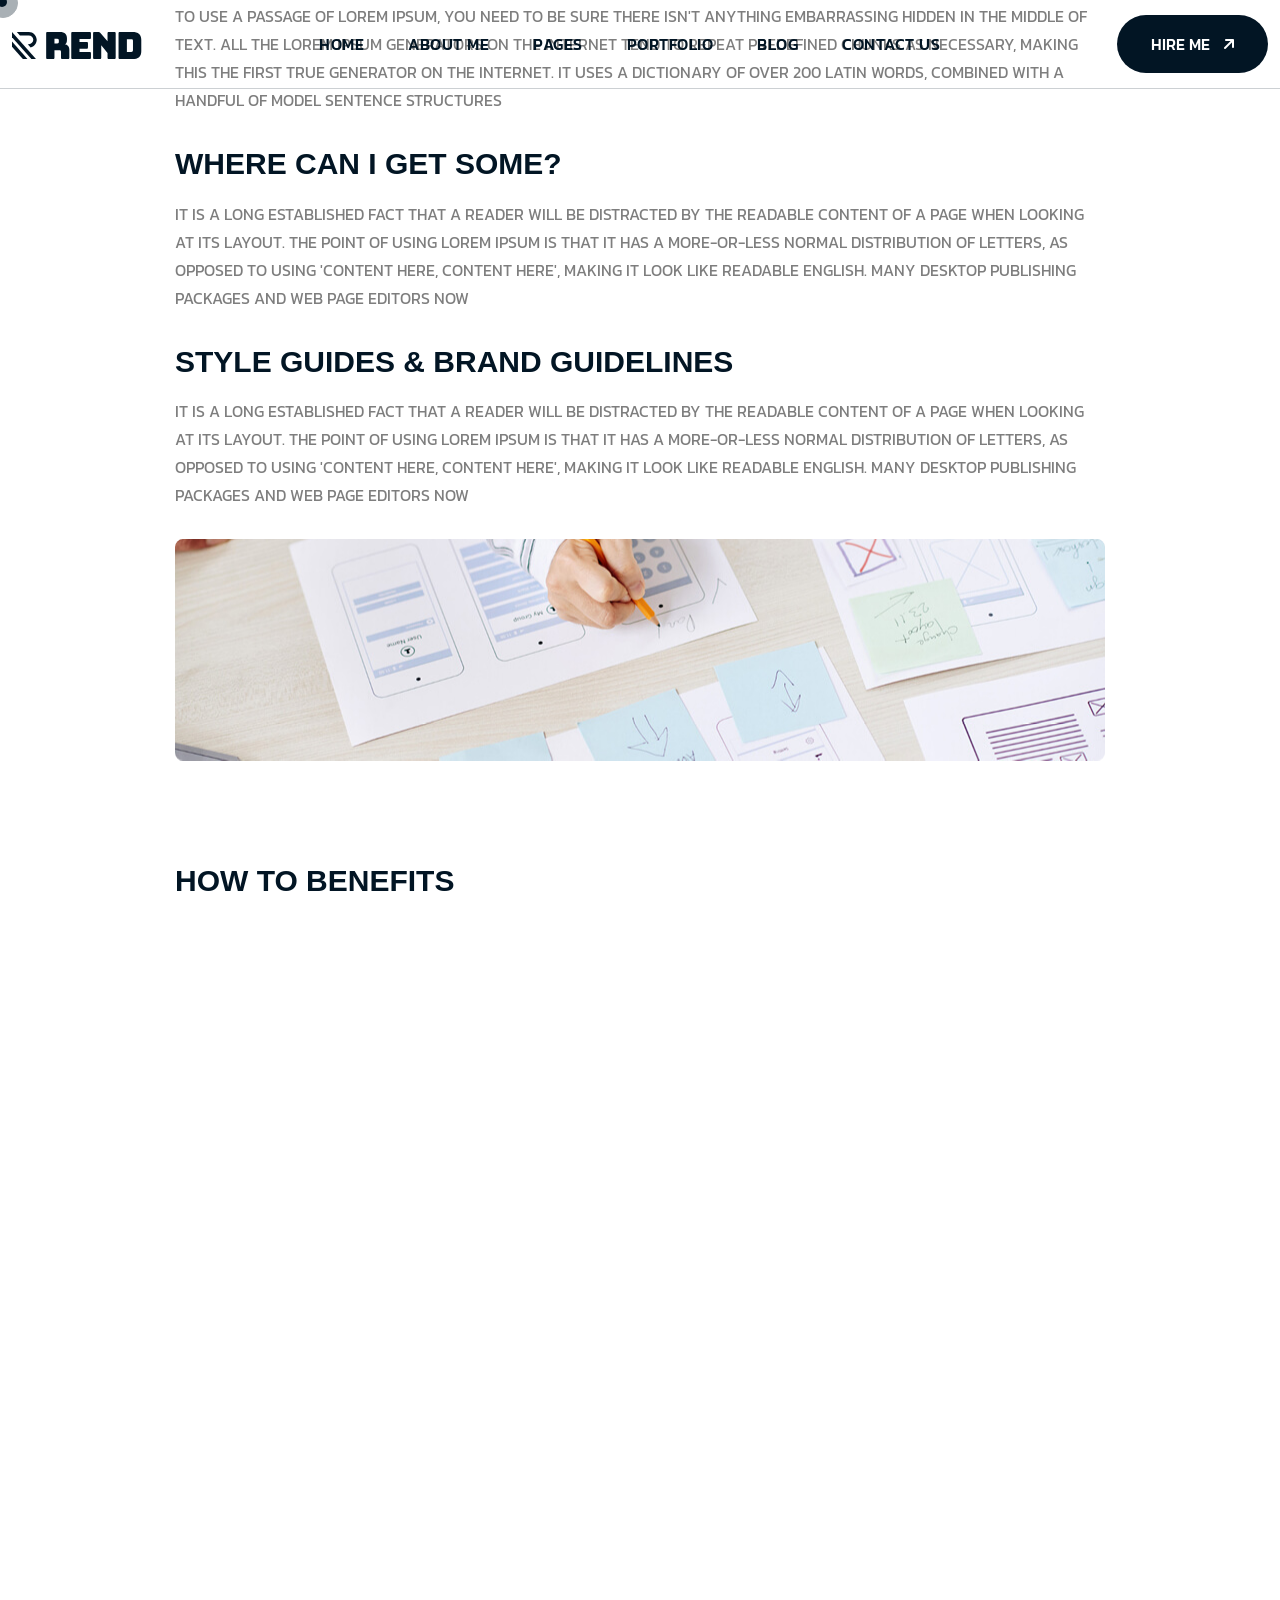
<file: project-details.html>
<!DOCTYPE html>
<html lang="en">
    <!--<< Header Area >>-->
    
<!-- Mirrored from ex-coders.com/html/rend/project-details.html by HTTrack Website Copier/3.x [XR&CO'2014], Sun, 01 Mar 2026 09:58:19 GMT -->
<head>
        <!-- ========== Meta Tags ========== -->
        <meta charset="UTF-8">
        <meta http-equiv="X-UA-Compatible" content="IE=edge">
        <meta name="viewport" content="width=device-width, initial-scale=1">
        <meta name="author" content="Gramentheme">
        <meta name="description" content="Rend - Personal Portfolio HTML Template">
        <!-- ======== Page title ============ -->
        <title>Rend - Personal Portfolio HTML Template</title>
        <!--<< Favcion >>-->
        <link rel="shortcut icon" href="assets/img/favicon.svg">
        <!--<< Bootstrap min.css >>-->
        <link rel="stylesheet" href="assets/css/bootstrap.min.css">
        <!--<< All Min Css >>-->
        <link rel="stylesheet" href="assets/css/all.min.css">
        <!--<< Animate.css >>-->
        <link rel="stylesheet" href="assets/css/animate.css">
        <!--<< Magnific Popup.css >>-->
        <link rel="stylesheet" href="assets/css/magnific-popup.css">
        <!--<< MeanMenu.css >>-->
        <link rel="stylesheet" href="assets/css/meanmenu.css">
        <!--<< Swiper Bundle.css >>-->
        <link rel="stylesheet" href="assets/css/swiper-bundle.min.css">
        <!--<< Nice Select.css >>-->
        <link rel="stylesheet" href="assets/css/nice-select.css">
        <!--<< Main.css >>-->
        <link rel="stylesheet" href="assets/css/main.css">
    </head>
    <body>

      <!-- Preloader Start -->
        <div class="preloader">
            <svg viewBox="0 0 1000 1000" preserveAspectRatio="none">
                <path id="svg" d="M0,1005S175,995,500,995s500,5,500,5V0H0Z"></path>
            </svg>
            <h5 class="preloader-text">Rend </h5>
        </div>
        
         <!-- Back To Top Start -->
        <button id="back-top" class="back-to-top">
            <i class="fa-regular fa-arrow-up"></i>
        </button>

        <!-- GT MouseCursor Start -->
        <div class="mouseCursor cursor-outer"></div>
        <div class="mouseCursor cursor-inner"></div>
        
         <!-- Offcanvas Area Start -->
        <div class="fix-area">
            <div class="offcanvas__info style-2">
                <div class="offcanvas__wrapper">
                    <div class="offcanvas__content">
                        <div class="offcanvas__top mb-5 d-flex justify-content-between align-items-center">
                            <div class="offcanvas__logo">
                                <a href="index.html">
                                    <img src="assets/img/logo/white-icon.svg" alt="img">
                                </a>
                            </div>
                            <div class="offcanvas__close">
                                <button>
                                <i class="fas fa-times"></i>
                                </button>
                            </div>
                        </div>
                        <p class="text d-none d-xl-block">
                            Nullam dignissim, ante scelerisque the  is euismod fermentum odio sem semper the is erat, a feugiat leo urna eget eros. Duis Aenean a imperdiet risus.
                        </p>
                        <div class="mobile-menu fix mb-3"></div>
                       
                    </div>
                </div>
            </div>
        </div>
        <div class="offcanvas__overlay"></div>

        <!-- Header Section Start -->
        <header id="header-sticky" class="header-2 border-add">
            <div class="container">
                <div class="mega-menu-wrapper">
                    <div class="header-main">
                        <a href="index.html" class="header-logo">
                            <img src="assets/img/logo/black-logo2.svg" alt="img">
                        </a>
                         <div class="mean__menu-wrapper">
                            <div class="main-menu">
                                <nav id="mobile-menu">
                                    <ul>
                                        <li class="has-dropdown active menu-thumb">
                                            <a href="index.html">
                                                Home 
                                            </a>
                                            <ul class="submenu has-homemenu">
                                                <li>
                                                    <div class="homemenu-items">
                                                        <div class="homemenu">
                                                            <div class="homemenu-thumb">
                                                                <img src="assets/img/header/home-1.jpg" alt="img">
                                                                <div class="demo-button">
                                                                <a href="index.html" class="gt-theme-btn">Demo page</a>
                                                                </div>
                                                            </div>
                                                            <div class="homemenu-content text-center">
                                                                <h4 class="homemenu-title">
                                                                   <a href="index.html"> UX/UI DESIGNER  </a>
                                                                </h4>
                                                            </div>
                                                        </div>
                                                        <div class="homemenu">
                                                            <div class="homemenu-thumb mb-15">
                                                            <img src="assets/img/header/home-2.jpg" alt="img">
                                                                <div class="demo-button">
                                                                <a href="index-2.html" class="gt-theme-btn">Demo page</a>
                                                                </div>
                                                            </div>
                                                            <div class="homemenu-content text-center">
                                                                <h4 class="homemenu-title">
                                                                    <a href="index-2.html"> WEB DEVELOPER </a>
                                                                </h4>
                                                            </div>
                                                        </div>
                                                        <div class="homemenu">
                                                            <div class="homemenu-thumb mb-15">
                                                           <img src="assets/img/header/home-3.jpg" alt="img">
                                                                <div class="demo-button">
                                                                <a href="index-3.html" class="gt-theme-btn">Demo page</a>
                                                                </div>
                                                            </div>
                                                            <div class="homemenu-content text-center">
                                                                <h4 class="homemenu-title">
                                                                    <a href="index-3.html">Flim Maker</a>
                                                                </h4>
                                                            </div>
                                                        </div>
                                                        <div class="homemenu">
                                                            <div class="homemenu-thumb mb-15">
                                                           <img src="assets/img/header/home-4.jpg" alt="img">
                                                                <div class="demo-button">
                                                                <a href="index-4.html" class="gt-theme-btn">Demo page</a>
                                                                </div>
                                                            </div>
                                                            <div class="homemenu-content text-center">
                                                                <h4 class="homemenu-title">
                                                                    <a href="index-4.html">Doctor</a>
                                                                </h4>
                                                            </div>
                                                        </div>
                                                    </div>
                                                </li>
                                            </ul>
                                        </li>
                                        <li class="has-dropdown active d-xl-none">
                                            <a href="javascript:void(0)" class="border-none">
                                            Home
                                            </a>
                                            <ul class="submenu">
                                                <li><a href="index.html">UX/UI DESIGNER</a></li>
                                                <li><a href="index-2.html">WEB DEVELOPER</a></li>
                                                <li><a href="index-3.html">Flim Maker</a></li>
                                                <li><a href="index-4.html">Doctor</a></li>
                                            </ul>
                                        </li>
                                            <li>
                                            <a href="about.html">about me</a>
                                        </li>
                                        <li class="has-dropdown">
                                            <a href="javascript:void(0)">
                                                Pages
                                            </a>
                                            <ul class="submenu">
                                                <li class="has-dropdown">
                                                    <a href="javascript:void(0)">
                                                        Service
                                                        <i class="fas fa-angle-right"></i>
                                                    </a>
                                                    <ul class="submenu">
                                                        <li><a href="service.html">Services</a></li>
                                                        <li><a href="service-details.html">Service Details</a></li>
                                                    </ul>
                                                </li>
                                                <li><a href="faq.html">Our Faq</a></li>
                                                <li><a href="404.html">404 Page</a></li>
                                            </ul>
                                        </li>
                                        <li>
                                            <a href="javascript:void(0)">
                                                Portfolio
                                            </a>
                                            <ul class="submenu">
                                                <li><a href="project.html">Portfolio Page</a></li>
                                                <li><a href="project-grid.html">Portfolio Grid</a></li>
                                                <li><a href="project-details.html">Portfolio Details</a></li>
                                            </ul>
                                        </li>
                                        <li>
                                            <a href="javascript:void(0)">
                                                Blog
                                            </a>
                                            <ul class="submenu">
                                                <li><a href="news-grid.html">Blog Grid</a></li>
                                                <li><a href="news.html">Blog Standard</a></li>
                                                <li><a href="news-details.html">Blog Details</a></li>
                                            </ul>
                                        </li>
                                        <li>
                                            <a href="contact.html">Contact Us</a>
                                        </li>
                                    </ul>
                                </nav>
                            </div>
                        </div>
                        <div class="header-right d-flex justify-content-end align-items-center mt-0">
                            <a href="contact.html" class="theme-btn">Hire Me <i class="fa-solid fa-arrow-up-right"></i></a>
                            <div class="header__hamburger d-xl-none my-auto">
                               <div class="sidebar__toggle">
                                    <img src="assets/img/bar.svg" alt="img">
                                </div>
                            </div>
                        </div>
                    </div>
                </div>
            </div>
        </header>

       

        <div id="smooth-wrapper">
            <div id="smooth-content">
                <!-- project Details Section Start -->
        <section class="project-details-section section-padding mt-5">
            <div class="container">
                <div class="project-details-wrapper">
                    <div class="top-image-items">
                        <h1>project details</h1>
                        <ul class="list-items">
                            <li>
                                Category : Software development
                            </li>
                            <li>Client : Pixelone</li>
                            <li>Delivery date : 25 Aug, 2026</li>
                        </ul>
                        <div class="project-details-image fix">
                            <img data-speed=".7" src="assets/img/inner/project-details/project-details-01.jpg" alt="img">
                        </div>
                    </div>
                    <div class="bottom-content-items">
                        <h2>Service Information</h2>
                        <p>
                            There are many variations of passages of Lorem Ipsum available, but the majority have suffered alteration in some form, by injected humour, or randomised words which don't look even slightly believable. If you are going to use a passage of Lorem Ipsum, you need to be sure there isn't anything embarrassing hidden in the middle of text. All the Lorem Ipsum generators on the Internet tend to repeat predefined chunks as necessary, making this the first true generator on the Internet. It uses a dictionary of over 200 Latin words, combined with a handful of model sentence structures
                        </p>
                        <h3>Where can I get some?</h3>
                        <p>
                            It is a long established fact that a reader will be distracted by the readable content of a page when looking at its layout. The point of using Lorem Ipsum is that it has a more-or-less normal distribution of letters, as opposed to using 'Content here, content here', making it look like readable English. Many desktop publishing packages and web page editors now
                        </p>
                        <h3>Style Guides & Brand Guidelines</h3>
                        <p>
                            It is a long established fact that a reader will be distracted by the readable content of a page when looking at its layout. The point of using Lorem Ipsum is that it has a more-or-less normal distribution of letters, as opposed to using 'Content here, content here', making it look like readable English. Many desktop publishing packages and web page editors now
                        </p>
                        <div class="project-image fix">
                            <img data-speed=".7" src="assets/img/inner/project-details/project-details-02.jpg" alt="img">
                        </div>
                        <h3>How to benefits</h3>
                        <p>
                            It is a long established fact that a reader will be distracted by the readable content of a page when looking at its layout. The point of using Lorem Ipsum is that it has a more-or-less normal distribution of letters, as opposed to using 'Content here, content here', making it look like readable English. Many desktop publishing packages and web page editors now
                        </p>
                        <div class="text-list">
                            <ul>
                                <li>
                                    <b>01</b>Expert Guidance
                                    <p>Get professional insights and proven strategies tailored to your goals.</p>
                                </li>
                                <li>
                                    <b>03</b>High-Quality Results
                                    <p>Get professional insights and proven strategies tailored to your goals.</p>
                                </li>
                            </ul>
                            <ul>
                                <li>
                                    <b>02</b>Time & Cost Efficiency
                                    <p>Get professional insights and proven strategies tailored to your goals.</p>
                                </li>
                                <li>
                                    <b>04</b>Dedicated Support
                                    <p>Get professional insights and proven strategies tailored to your goals.</p>
                                </li>
                            </ul>
                        </div>
                        <div class="project-image fix">
                            <img data-speed=".7" src="assets/img/inner/project-details/project-details-03.jpg" alt="img">
                        </div>
                        <div class="project-image fix">
                            <img data-speed=".7" src="assets/img/inner/project-details/project-details-04.jpg" alt="img">
                        </div>
                        <div class="project-image fix">
                            <img data-speed=".7" src="assets/img/inner/project-details/project-details-05.jpg" alt="img">
                        </div>
                        <h3>Style Guides & Brand Guidelines</h3>
                        <p>
                            It is a long established fact that a reader will be distracted by the readable content of a page when looking at its layout. The point of using Lorem Ipsum is that it has a more-or-less normal distribution of letters, as opposed to using 'Content here, content here', making it look like readable English. Many desktop publishing packages and web page editors now
                        </p>
                    </div>
                </div>
            </div>
        </section>

        <!-- Faq Section Start -->
        <section class="faq-section fix section-padding section-bg">
            <div class="container">
                <div class="row g-4">
                    <div class="col-lg-6">
                        <div class="faq-items project-details-faq">
                            <div class="section-title mb-0">
                                 <h2 class="text-white">
                                    frequently asked questions
                                </h2>
                            </div>
                            <ul class="accordion-box">
                                <!--Block-->
                                <li class="accordion block active-block wow fadeInUp">
                                    <div class="acc-btn active">
                                        What’s the Rend  progress like?
                                        <div class="icon fa fa-plus"></div>
                                    </div>
                                    <div class="acc-content current">
                                        <div class="content">
                                            <div class="text">
                                            I work with HTML, CSS, JavaScript, React, Node.js, and other modern web development frameworks and tools.
                                            </div>
                                        </div>
                                    </div>
                                </li>
                                <!--Block-->
                                <li class="accordion block wow fadeInUp" data-wow-delay=".2s">
                                    <div class="acc-btn">
                                    What technologies do you work with?
                                        <div class="icon fa fa-plus"></div>
                                    </div>
                                    <div class="acc-content">
                                        <div class="content">
                                        <div class="text">
                                            I work with HTML, CSS, JavaScript, React, Node.js, and other modern web development frameworks and tools.
                                            </div>
                                        </div>
                                    </div>
                                </li>
                                <!--Block-->
                                <li class="accordion block wow fadeInUp" data-wow-delay=".4s">
                                    <div class="acc-btn">
                                        How long does it take to complete a project?
                                        <div class="icon fa fa-plus"></div>
                                    </div>
                                    <div class="acc-content">
                                        <div class="content">
                                            <div class="text">
                                                I work with HTML, CSS, JavaScript, React, Node.js, and other modern web development frameworks and tools.
                                            </div>
                                        </div>
                                    </div>
                                </li>
                                <!--Block-->
                                <li class="accordion block wow fadeInUp" data-wow-delay=".6s">
                                    <div class="acc-btn">
                                        Do you build responsive websites?
                                        <div class="icon fa fa-plus"></div>
                                    </div>
                                    <div class="acc-content">
                                        <div class="content">
                                            <div class="text">
                                                I work with HTML, CSS, JavaScript, React, Node.js, and other modern web development frameworks and tools.
                                            </div>
                                        </div>
                                    </div>
                                </li>
                                <li class="accordion block mb-0 wow fadeInUp" data-wow-delay=".8s">
                                    <div class="acc-btn">
                                    Do you provide support after the project is completed?
                                        <div class="icon fa fa-plus"></div>
                                    </div>
                                    <div class="acc-content">
                                        <div class="content">
                                            <div class="text">
                                            I work with HTML, CSS, JavaScript, React, Node.js, and other modern web development frameworks and tools.
                                            </div>
                                        </div>
                                    </div>
                                </li>
                            </ul>
                        </div>
                    </div>
                    <div class="col-lg-6">
                        <div class="faq-content-items project-details-contact">
                            <div class="section-title mb-0">
                                <h2 class="text-white">
                                   Contact For Work
                                </h2>
                            </div>
                            <form action="#" class="wow fadeInUp" data-wow-delay=".3s">
                                <div class="row g-4">
                                    <div class="col-lg-6">
                                        <div class="form-clt">
                                            <input type="text" placeholder="Enter Your Name">
                                        </div>
                                    </div>
                                    <div class="col-lg-6">
                                        <div class="form-clt">
                                            <input type="text" placeholder="Enter Your Number">
                                        </div>
                                    </div>
                                    <div class="col-lg-12">
                                        <div class="form-clt">
                                            <input type="text" placeholder="Enter Your Email">
                                        </div>
                                    </div>
                                    <div class="col-lg-12">
                                        <div class="form-clt">
                                            <textarea name="message" placeholder="Enter Your Messanger"></textarea>
                                        </div>
                                    </div>
                                    <div class="col-lg-12">
                                        <div class="form-clt">
                                            <div class="budget-item">
                                                <h3 class="text-white">project budget</h3>
                                                <div class="budget-button">
                                                    <button type="button" class="budget-btn">
                                                        $500
                                                    </button>
                                                     <button type="button" class="budget-btn">
                                                        $1200
                                                    </button>
                                                     <button type="button" class="budget-btn">
                                                        $2000
                                                    </button>
                                                     <button type="button" class="budget-btn">
                                                        $3500
                                                    </button>
                                                     <button type="button" class="budget-btn">
                                                        $6000
                                                    </button>
                                                </div>
                                            </div>
                                        </div>
                                    </div>
                                    <div class="col-lg-12">
                                        <button type="submit" class="theme-btn">
                                            send message <i class="fa-solid fa-arrow-up-right"></i>
                                        </button>
                                    </div>
                                </div>
                            </form>
                        </div>
                    </div>
                </div>
            </div>
        </section>

        <!-- Project Section Start -->
        <section class="project-section-555 section-padding fix">
            <div class="container">
                <div class="section-title-area">
                    <div class="section-title">
                        <h2>related case studies</h2>
                    </div>
                     <div class="array-button">
                        <button class="array-prev"><i class="fa-solid fa-arrow-left"></i></button>
                        <button class="array-next"><i class="fa-solid fa-arrow-right"></i></button>
                    </div>
                </div>
                <div class="swiper project-slider-555">
                    <div class="swiper-wrapper">
                        <div class="swiper-slide">
                            <div class="project-box-items-555">
                                <div class="thumb">
                                    <img src="assets/img/inner/project-details/project-01.jpg" alt="img">
                                </div>
                                <div class="content">
                                    <p>brochure</p>
                                    <h3><a href="project-details.html">brochure print design</a></h3>
                                </div>
                            </div>
                        </div>
                        <div class="swiper-slide">
                            <div class="project-box-items-555">
                                <div class="thumb">
                                    <img src="assets/img/inner/project-details/project-02.jpg" alt="img">
                                </div>
                                <div class="content">
                                    <p>brochure</p>
                                    <h3><a href="project-details.html">brochure print design</a></h3>
                                </div>
                            </div>
                        </div>
                    </div>
                </div>
            </div>
        </section>

       <!-- Footer Section -->
                <footer class="footer-section-3 section-padding pb-5 bg-cover" style="background-image: url('assets/img/home-3/footer-bg.jpg');">
                    <div class="container">
                        <div class="row g-4">
                            <div class="col-xxl-4 wow fadeInUp" data-wow-delay=".3s">
                                <div class="footer-left3">
                                    <a href="index.html" class="footer-logo">
                                        <img src="assets/img/home-3/footer-logo.svg" alt="">
                                    </a>
                                    <ul>
                                        <li>
                                            <a href="index.html">Home</a>
                                        </li>
                                        <li>
                                            <a href="about.html">about</a>
                                        </li>
                                        <li>
                                            <a href="service.html">services</a>
                                        </li>
                                        <li>
                                            <a href="news.html">Blog</a>
                                        </li>
                                        <li>
                                            <a href="contact.html">Contact</a>
                                        </li>
                                    </ul>
                                    <p>
                                        Copyright © Gramentheme
                                    </p>
                                </div>
                            </div>
                            <div class="col-xxl-8 ps-xxl-5 wow fadeInUp" data-wow-delay=".5s">
                                <div class="footer-wrap3">
                                    <div class="row g-4">
                                        <div class="col-lg-5">
                                            <div class="footer-contact-info">
                                                <h2>contact <span>with me</span></h2>
                                                <ul>
                                                    <li>
                                                        <div class="icon">
                                                            <i class="fa-solid fa-phone"></i>
                                                        </div>
                                                        <p>
                                                            <a href="tel:+0121400236969">+01 3214 0023 6969</a>
                                                        </p>
                                                    </li>
                                                    <li>
                                                        <div class="icon">
                                                            <i class="fa-sharp fa-solid fa-envelope"></i>
                                                        </div>
                                                        <p>
                                                             <a href="mailto:hi@contactme.com">hi@contactme.com</a>
                                                        </p>
                                                    </li>
                                                    <li>
                                                        <div class="icon">
                                                           <i class="fa-sharp fa-solid fa-location-dot"></i>
                                                        </div>
                                                        <p>
                                                            based in new york
                                                        </p>
                                                    </li>
                                                </ul>
                                            </div>
                                        </div>
                                        <div class="col-lg-7">
                                            <div class="footer-email-box">
                                                <div class="social-items">
                                                    <span>Follow <b>me</b></span>
                                                    <div class="social-icon d-flex align-items-center">
                                                        <a href="#"><i class="fab fa-facebook-f"></i></a>
                                                        <a href="#"><i class="fab fa-twitter"></i></a>
                                                        <a href="#"><i class="fab fa-vimeo-v"></i></a>
                                                        <a href="#"><i class="fab fa-pinterest-p"></i></a>
                                                    </div>
                                                </div>
                                                <h3>get in <b>touch</b></h3>
                                                <form action="#">
                                                    <input type="text" placeholder="Enter your email...">
                                                    <button class="email-btn" type="submit">
                                                        <i class="fa-solid fa-paper-plane"></i>
                                                    </button>
                                                </form>
                                                <div class="form-check mt-3">
                                                <input class="form-check-input" type="checkbox" name="flexRadioDefault" id="flexRadioDefault1">
                                                <label class="form-check-label satoshi-font" for="flexRadioDefault1">
                                                   Accept terms & conditions
                                                </label>
                                            </div>
                                            </div>
                                        </div>
                                    </div>
                                </div>
                            </div>
                        </div>
                    </div>
                </footer>
            </div>
        </div>

        
        
        <!--<< All JS Plugins >>-->
        <script src="assets/js/jquery-3.7.1.min.js"></script>
        <!--<< Viewport Js >>-->
        <script src="assets/js/viewport.jquery.js"></script>
        <!--<< Bootstrap Js >>-->
        <script src="assets/js/bootstrap.bundle.min.js"></script>
        <!--<< Gsap Min Js >>-->
        <script src="assets/js/gsap.min.js"></script>
        <!--<< ScrollTrigger Min Js >>-->
        <script src="assets/js/ScrollTrigger.min.js"></script>
        <!--<< ScrollSmoother Min Js >>-->
        <script src="assets/js/ScrollSmoother.min.js"></script>
        <!--<< ScrollToPlugin Min Js >>-->
        <script src="assets/js/ScrollToPlugin.min.js"></script>
        <!--<< SplitText Min Js >>-->
        <script src="assets/js/SplitText.min.js"></script>
        <!--<< TextPlugin Min Js >>-->
        <script src="assets/js/TextPlugin.js"></script>
         <!--<< Chroma Min Js >>-->
        <script src="assets/js/chroma.min.js"></script>
        <!--<< nice-selec Js >>-->
        <script src="assets/js/jquery.nice-select.min.js"></script>
        <!--<< Waypoints Js >>-->
        <script src="assets/js/jquery.waypoints.js"></script>
        <!--<< Counterup Js >>-->
        <script src="assets/js/jquery.counterup.min.js"></script>
        <!--<< Swiper Slider Js >>-->
        <script src="assets/js/swiper-bundle.min.js"></script>
        <!--<< MeanMenu Js >>-->
        <script src="assets/js/jquery.meanmenu.min.js"></script>
        <!--<< Parallaxie Js >>-->
        <script src="assets/js/parallaxie.js"></script>
        <!--<< Magnific Popup Js >>-->
        <script src="assets/js/jquery.magnific-popup.min.js"></script>
        <!--<< Wow Animation Js >>-->
        <script src="assets/js/wow.min.js"></script>
        <!--<< Main.js >>-->
        <script src="assets/js/main.js"></script>
    </body>

<!-- Mirrored from ex-coders.com/html/rend/project-details.html by HTTrack Website Copier/3.x [XR&CO'2014], Sun, 01 Mar 2026 09:58:21 GMT -->
</html>
</file>
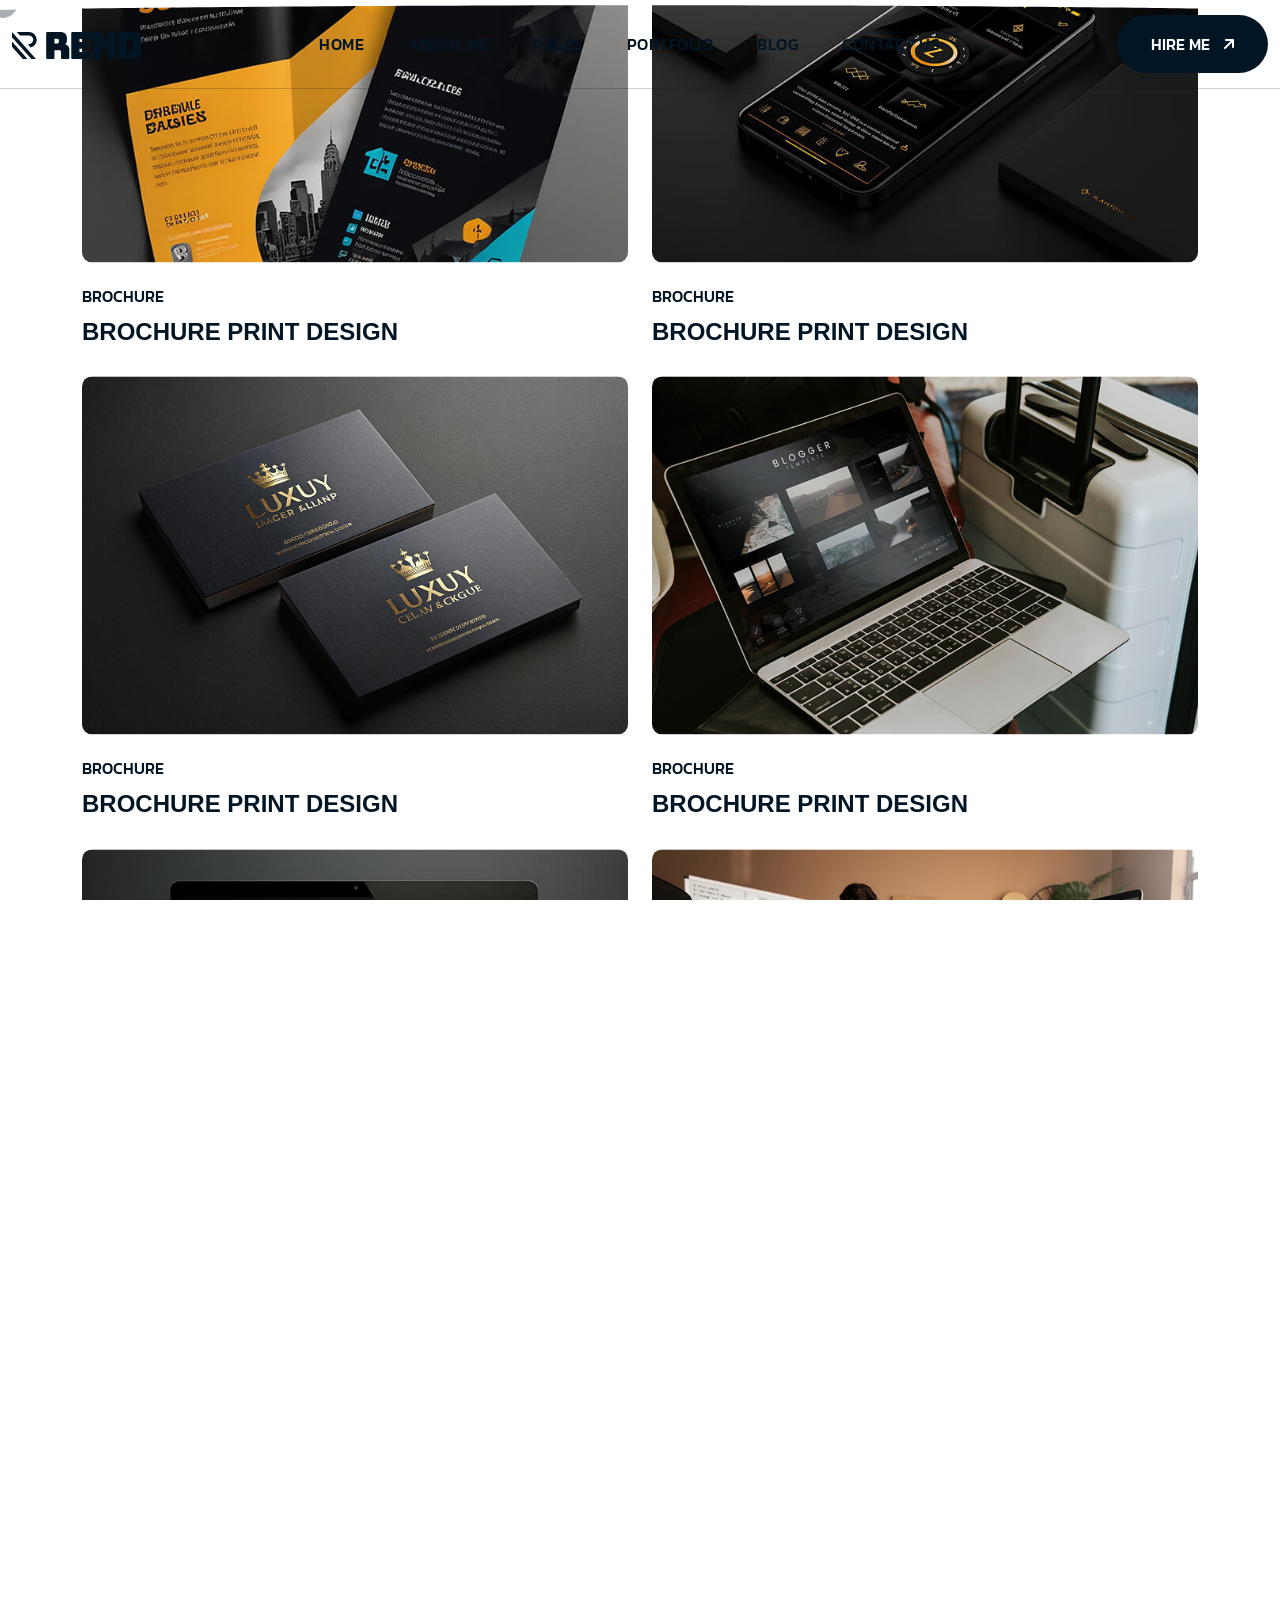
<file: project-grid.html>
<!DOCTYPE html>
<html lang="en">
    <!--<< Header Area >>-->
    
<!-- Mirrored from ex-coders.com/html/rend/project-grid.html by HTTrack Website Copier/3.x [XR&CO'2014], Sun, 01 Mar 2026 09:58:12 GMT -->
<head>
        <!-- ========== Meta Tags ========== -->
        <meta charset="UTF-8">
        <meta http-equiv="X-UA-Compatible" content="IE=edge">
        <meta name="viewport" content="width=device-width, initial-scale=1">
        <meta name="author" content="Gramentheme">
        <meta name="description" content="Rend - Personal Portfolio HTML Template">
        <!-- ======== Page title ============ -->
        <title>Rend - Personal Portfolio HTML Template</title>
        <!--<< Favcion >>-->
        <link rel="shortcut icon" href="assets/img/favicon.svg">
        <!--<< Bootstrap min.css >>-->
        <link rel="stylesheet" href="assets/css/bootstrap.min.css">
        <!--<< All Min Css >>-->
        <link rel="stylesheet" href="assets/css/all.min.css">
        <!--<< Animate.css >>-->
        <link rel="stylesheet" href="assets/css/animate.css">
        <!--<< Magnific Popup.css >>-->
        <link rel="stylesheet" href="assets/css/magnific-popup.css">
        <!--<< MeanMenu.css >>-->
        <link rel="stylesheet" href="assets/css/meanmenu.css">
        <!--<< Swiper Bundle.css >>-->
        <link rel="stylesheet" href="assets/css/swiper-bundle.min.css">
        <!--<< Nice Select.css >>-->
        <link rel="stylesheet" href="assets/css/nice-select.css">
        <!--<< Main.css >>-->
        <link rel="stylesheet" href="assets/css/main.css">
    </head>
    <body>

        <!-- Preloader Start -->
        <div class="preloader">
            <svg viewBox="0 0 1000 1000" preserveAspectRatio="none">
                <path id="svg" d="M0,1005S175,995,500,995s500,5,500,5V0H0Z"></path>
            </svg>
            <h5 class="preloader-text">Rend </h5>
        </div>
        
         <!-- Back To Top Start -->
        <button id="back-top" class="back-to-top">
            <i class="fa-regular fa-arrow-up"></i>
        </button>

        <!-- GT MouseCursor Start -->
        <div class="mouseCursor cursor-outer"></div>
        <div class="mouseCursor cursor-inner"></div>
        
         <!-- Offcanvas Area Start -->
        <div class="fix-area">
            <div class="offcanvas__info style-2">
                <div class="offcanvas__wrapper">
                    <div class="offcanvas__content">
                        <div class="offcanvas__top mb-5 d-flex justify-content-between align-items-center">
                            <div class="offcanvas__logo">
                                <a href="index.html">
                                    <img src="assets/img/logo/white-icon.svg" alt="img">
                                </a>
                            </div>
                            <div class="offcanvas__close">
                                <button>
                                <i class="fas fa-times"></i>
                                </button>
                            </div>
                        </div>
                        <p class="text d-none d-xl-block">
                            Nullam dignissim, ante scelerisque the  is euismod fermentum odio sem semper the is erat, a feugiat leo urna eget eros. Duis Aenean a imperdiet risus.
                        </p>
                        <div class="mobile-menu fix mb-3"></div>
                       
                    </div>
                </div>
            </div>
        </div>
        <div class="offcanvas__overlay"></div>

        <!-- Header Section Start -->
        <header id="header-sticky" class="header-2 border-add">
            <div class="container">
                <div class="mega-menu-wrapper">
                    <div class="header-main">
                        <a href="index.html" class="header-logo">
                            <img src="assets/img/logo/black-logo2.svg" alt="img">
                        </a>
                         <div class="mean__menu-wrapper">
                            <div class="main-menu">
                                <nav id="mobile-menu">
                                    <ul>
                                        <li class="has-dropdown active menu-thumb">
                                            <a href="index.html">
                                                Home 
                                            </a>
                                            <ul class="submenu has-homemenu">
                                                <li>
                                                    <div class="homemenu-items">
                                                        <div class="homemenu">
                                                            <div class="homemenu-thumb">
                                                                <img src="assets/img/header/home-1.jpg" alt="img">
                                                                <div class="demo-button">
                                                                <a href="index.html" class="gt-theme-btn">Demo page</a>
                                                                </div>
                                                            </div>
                                                            <div class="homemenu-content text-center">
                                                                <h4 class="homemenu-title">
                                                                   <a href="index.html"> UX/UI DESIGNER  </a>
                                                                </h4>
                                                            </div>
                                                        </div>
                                                        <div class="homemenu">
                                                            <div class="homemenu-thumb mb-15">
                                                            <img src="assets/img/header/home-2.jpg" alt="img">
                                                                <div class="demo-button">
                                                                <a href="index-2.html" class="gt-theme-btn">Demo page</a>
                                                                </div>
                                                            </div>
                                                            <div class="homemenu-content text-center">
                                                                <h4 class="homemenu-title">
                                                                    <a href="index-2.html"> WEB DEVELOPER </a>
                                                                </h4>
                                                            </div>
                                                        </div>
                                                        <div class="homemenu">
                                                            <div class="homemenu-thumb mb-15">
                                                           <img src="assets/img/header/home-3.jpg" alt="img">
                                                                <div class="demo-button">
                                                                <a href="index-3.html" class="gt-theme-btn">Demo page</a>
                                                                </div>
                                                            </div>
                                                            <div class="homemenu-content text-center">
                                                                <h4 class="homemenu-title">
                                                                    <a href="index-3.html">Flim Maker</a>
                                                                </h4>
                                                            </div>
                                                        </div>
                                                        <div class="homemenu">
                                                            <div class="homemenu-thumb mb-15">
                                                           <img src="assets/img/header/home-4.jpg" alt="img">
                                                                <div class="demo-button">
                                                                <a href="index-4.html" class="gt-theme-btn">Demo page</a>
                                                                </div>
                                                            </div>
                                                            <div class="homemenu-content text-center">
                                                                <h4 class="homemenu-title">
                                                                    <a href="index-4.html">Doctor</a>
                                                                </h4>
                                                            </div>
                                                        </div>
                                                    </div>
                                                </li>
                                            </ul>
                                        </li>
                                        <li class="has-dropdown active d-xl-none">
                                            <a href="javascript:void(0)" class="border-none">
                                            Home
                                            </a>
                                            <ul class="submenu">
                                                <li><a href="index.html">UX/UI DESIGNER</a></li>
                                                <li><a href="index-2.html">WEB DEVELOPER</a></li>
                                                <li><a href="index-3.html">Flim Maker</a></li>
                                                <li><a href="index-4.html">Doctor</a></li>
                                            </ul>
                                        </li>
                                            <li>
                                            <a href="about.html">about me</a>
                                        </li>
                                        <li class="has-dropdown">
                                            <a href="javascript:void(0)">
                                                Pages
                                            </a>
                                            <ul class="submenu">
                                                <li class="has-dropdown">
                                                    <a href="javascript:void(0)">
                                                        Service
                                                        <i class="fas fa-angle-right"></i>
                                                    </a>
                                                    <ul class="submenu">
                                                        <li><a href="service.html">Services</a></li>
                                                        <li><a href="service-details.html">Service Details</a></li>
                                                    </ul>
                                                </li>
                                                <li><a href="faq.html">Our Faq</a></li>
                                                <li><a href="404.html">404 Page</a></li>
                                            </ul>
                                        </li>
                                        <li>
                                            <a href="javascript:void(0)">
                                                Portfolio
                                            </a>
                                            <ul class="submenu">
                                                <li><a href="project.html">Portfolio Page</a></li>
                                                <li><a href="project-grid.html">Portfolio Grid</a></li>
                                                <li><a href="project-details.html">Portfolio Details</a></li>
                                            </ul>
                                        </li>
                                        <li>
                                            <a href="javascript:void(0)">
                                                Blog
                                            </a>
                                            <ul class="submenu">
                                                <li><a href="news-grid.html">Blog Grid</a></li>
                                                <li><a href="news.html">Blog Standard</a></li>
                                                <li><a href="news-details.html">Blog Details</a></li>
                                            </ul>
                                        </li>
                                        <li>
                                            <a href="contact.html">Contact Us</a>
                                        </li>
                                    </ul>
                                </nav>
                            </div>
                        </div>
                        <div class="header-right d-flex justify-content-end align-items-center mt-0">
                            <a href="contact.html" class="theme-btn">Hire Me <i class="fa-solid fa-arrow-up-right"></i></a>
                            <div class="header__hamburger d-xl-none my-auto">
                               <div class="sidebar__toggle">
                                    <img src="assets/img/bar.svg" alt="img">
                                </div>
                            </div>
                        </div>
                    </div>
                </div>
            </div>
        </header>

        <div id="smooth-wrapper">
            <div id="smooth-content">
                <!-- Project Grid Section Start -->
        <section class="project-grid-section mt-5">
            <div class="container">
                <h1 class="text-black">my featured works 02</h1>
                <ul class="nav">
                    <li class="nav-item wow fadeInUp" data-wow-delay=".2s">
                        <a href="#all" data-bs-toggle="tab" class="nav-link active">
                            all
                        </a>
                    </li>
                    <li class="nav-item wow fadeInUp" data-wow-delay=".4s">
                        <a href="#branding" data-bs-toggle="tab" class="nav-link">
                            branding
                        </a>
                    </li>
                    <li class="nav-item wow fadeInUp" data-wow-delay=".6s">
                        <a href="#UX/UI" data-bs-toggle="tab" class="nav-link">
                            UX/UI
                        </a>
                    </li>
                     <li class="nav-item wow fadeInUp" data-wow-delay=".6s">
                        <a href="#application" data-bs-toggle="tab" class="nav-link">
                            web application
                        </a>
                    </li>
                </ul>
                <div class="tab-content">
                    <div id="all" class="tab-pane fade show active">
                        <div class="row">
                    <div class="col-md-6">
                        <div class="project-box-items-555">
                            <div class="thumb">
                                <img src="assets/img/inner/project-details/project-03.jpg" alt="img">
                            </div>
                            <div class="content">
                                <p>brochure</p>
                                <h2><a href="project-details.html">brochure print design</a></h2>
                            </div>
                        </div>
                    </div>
                    <div class="col-md-6">
                        <div class="project-box-items-555">
                            <div class="thumb">
                                <img src="assets/img/inner/project-details/project-04.jpg" alt="img">
                            </div>
                            <div class="content">
                                <p>brochure</p>
                                <h2><a href="project-details.html">brochure print design</a></h2>
                            </div>
                        </div>
                    </div>
                     <div class="col-md-6">
                        <div class="project-box-items-555">
                            <div class="thumb">
                                <img src="assets/img/inner/project-details/project-05.jpg" alt="img">
                            </div>
                            <div class="content">
                                <p>brochure</p>
                                <h2><a href="project-details.html">brochure print design</a></h2>
                            </div>
                        </div>
                    </div>
                    <div class="col-md-6">
                        <div class="project-box-items-555">
                            <div class="thumb">
                                <img src="assets/img/inner/project-details/project-06.jpg" alt="img">
                            </div>
                            <div class="content">
                                <p>brochure</p>
                                <h2><a href="project-details.html">brochure print design</a></h2>
                            </div>
                        </div>
                    </div>
                     <div class="col-md-6">
                        <div class="project-box-items-555">
                            <div class="thumb">
                                <img src="assets/img/inner/project-details/project-01.jpg" alt="img">
                            </div>
                            <div class="content">
                                <p>brochure</p>
                                <h2><a href="project-details.html">brochure print design</a></h2>
                            </div>
                        </div>
                    </div>
                    <div class="col-md-6">
                        <div class="project-box-items-555">
                            <div class="thumb">
                                <img src="assets/img/inner/project-details/project-02.jpg" alt="img">
                            </div>
                            <div class="content">
                                <p>brochure</p>
                                <h2><a href="project-details.html">brochure print design</a></h2>
                            </div>
                        </div>
                    </div>
                        </div>
                    </div>
                    <div id="branding" class="tab-pane fade">
                        <div class="row">
                    <div class="col-md-6">
                        <div class="project-box-items-555">
                            <div class="thumb">
                                <img src="assets/img/inner/project-details/project-03.jpg" alt="img">
                            </div>
                            <div class="content">
                                <p>brochure</p>
                                <h2><a href="project-details.html">brochure print design</a></h2>
                            </div>
                        </div>
                    </div>
                    <div class="col-md-6">
                        <div class="project-box-items-555">
                            <div class="thumb">
                                <img src="assets/img/inner/project-details/project-04.jpg" alt="img">
                            </div>
                            <div class="content">
                                <p>brochure</p>
                                <h2><a href="project-details.html">brochure print design</a></h2>
                            </div>
                        </div>
                    </div>
                     <div class="col-md-6">
                        <div class="project-box-items-555">
                            <div class="thumb">
                                <img src="assets/img/inner/project-details/project-05.jpg" alt="img">
                            </div>
                            <div class="content">
                                <p>brochure</p>
                                <h2><a href="project-details.html">brochure print design</a></h2>
                            </div>
                        </div>
                    </div>
                    <div class="col-md-6">
                        <div class="project-box-items-555">
                            <div class="thumb">
                                <img src="assets/img/inner/project-details/project-06.jpg" alt="img">
                            </div>
                            <div class="content">
                                <p>brochure</p>
                                <h2><a href="project-details.html">brochure print design</a></h2>
                            </div>
                        </div>
                    </div>
                     <div class="col-md-6">
                        <div class="project-box-items-555">
                            <div class="thumb">
                                <img src="assets/img/inner/project-details/project-01.jpg" alt="img">
                            </div>
                            <div class="content">
                                <p>brochure</p>
                                <h2><a href="project-details.html">brochure print design</a></h2>
                            </div>
                        </div>
                    </div>
                    <div class="col-md-6">
                        <div class="project-box-items-555">
                            <div class="thumb">
                                <img src="assets/img/inner/project-details/project-02.jpg" alt="img">
                            </div>
                            <div class="content">
                                <p>brochure</p>
                                <h2><a href="project-details.html">brochure print design</a></h2>
                            </div>
                        </div>
                    </div>
                        </div>
                    </div>
                    <div id="UX/UI" class="tab-pane fade">
                      <div class="row">
                    <div class="col-md-6">
                        <div class="project-box-items-555">
                            <div class="thumb">
                                <img src="assets/img/inner/project-details/project-03.jpg" alt="img">
                            </div>
                            <div class="content">
                                <p>brochure</p>
                                <h2><a href="project-details.html">brochure print design</a></h2>
                            </div>
                        </div>
                    </div>
                    <div class="col-md-6">
                        <div class="project-box-items-555">
                            <div class="thumb">
                                <img src="assets/img/inner/project-details/project-04.jpg" alt="img">
                            </div>
                            <div class="content">
                                <p>brochure</p>
                                <h2><a href="project-details.html">brochure print design</a></h2>
                            </div>
                        </div>
                    </div>
                     <div class="col-md-6">
                        <div class="project-box-items-555">
                            <div class="thumb">
                                <img src="assets/img/inner/project-details/project-05.jpg" alt="img">
                            </div>
                            <div class="content">
                                <p>brochure</p>
                                <h2><a href="project-details.html">brochure print design</a></h2>
                            </div>
                        </div>
                    </div>
                    <div class="col-md-6">
                        <div class="project-box-items-555">
                            <div class="thumb">
                                <img src="assets/img/inner/project-details/project-06.jpg" alt="img">
                            </div>
                            <div class="content">
                                <p>brochure</p>
                                <h2><a href="project-details.html">brochure print design</a></h2>
                            </div>
                        </div>
                    </div>
                     <div class="col-md-6">
                        <div class="project-box-items-555">
                            <div class="thumb">
                                <img src="assets/img/inner/project-details/project-01.jpg" alt="img">
                            </div>
                            <div class="content">
                                <p>brochure</p>
                                <h2><a href="project-details.html">brochure print design</a></h2>
                            </div>
                        </div>
                    </div>
                    <div class="col-md-6">
                        <div class="project-box-items-555">
                            <div class="thumb">
                                <img src="assets/img/inner/project-details/project-02.jpg" alt="img">
                            </div>
                            <div class="content">
                                <p>brochure</p>
                                <h2><a href="project-details.html">brochure print design</a></h2>
                            </div>
                        </div>
                    </div>
                        </div>
                    </div>
                     <div id="application" class="tab-pane fade">
                       <div class="row">
                    <div class="col-md-6">
                        <div class="project-box-items-555">
                            <div class="thumb">
                                <img src="assets/img/inner/project-details/project-03.jpg" alt="img">
                            </div>
                            <div class="content">
                                <p>brochure</p>
                                <h2><a href="project-details.html">brochure print design</a></h2>
                            </div>
                        </div>
                    </div>
                    <div class="col-md-6">
                        <div class="project-box-items-555">
                            <div class="thumb">
                                <img src="assets/img/inner/project-details/project-04.jpg" alt="img">
                            </div>
                            <div class="content">
                                <p>brochure</p>
                                <h2><a href="project-details.html">brochure print design</a></h2>
                            </div>
                        </div>
                    </div>
                     <div class="col-md-6">
                        <div class="project-box-items-555">
                            <div class="thumb">
                                <img src="assets/img/inner/project-details/project-05.jpg" alt="img">
                            </div>
                            <div class="content">
                                <p>brochure</p>
                                <h2><a href="project-details.html">brochure print design</a></h2>
                            </div>
                        </div>
                    </div>
                    <div class="col-md-6">
                        <div class="project-box-items-555">
                            <div class="thumb">
                                <img src="assets/img/inner/project-details/project-06.jpg" alt="img">
                            </div>
                            <div class="content">
                                <p>brochure</p>
                                <h2><a href="project-details.html">brochure print design</a></h2>
                            </div>
                        </div>
                    </div>
                     <div class="col-md-6">
                        <div class="project-box-items-555">
                            <div class="thumb">
                                <img src="assets/img/inner/project-details/project-01.jpg" alt="img">
                            </div>
                            <div class="content">
                                <p>brochure</p>
                                <h2><a href="project-details.html">brochure print design</a></h2>
                            </div>
                        </div>
                    </div>
                    <div class="col-md-6">
                        <div class="project-box-items-555">
                            <div class="thumb">
                                <img src="assets/img/inner/project-details/project-02.jpg" alt="img">
                            </div>
                            <div class="content">
                                <p>brochure</p>
                                <h2><a href="project-details.html">brochure print design</a></h2>
                            </div>
                        </div>
                    </div>
                        </div>
                    </div>
                </div>
                <div class="page-nav-wrap text-center">
                    <ul>
                        <li><a class="page-numbers" href="#"><i class="fa-solid fa-chevron-left"></i></a></li>
                        <li class="active"><a class="page-numbers" href="#">01</a></li>
                        <li><a class="page-numbers" href="#">02</a></li>
                        <li><a class="page-numbers" href="#">03</a></li>
                        <li><a class="page-numbers" href="#"><i class="fa-solid fa-chevron-right"></i></a></li>
                    </ul>
                </div>
            </div>
        </section>

        <!-- Footer Section -->
                <footer class="footer-section-3 section-padding pb-5 bg-cover" style="background-image: url('assets/img/home-3/footer-bg.jpg');">
                    <div class="container">
                        <div class="row g-4">
                            <div class="col-xxl-4 wow fadeInUp" data-wow-delay=".3s">
                                <div class="footer-left3">
                                    <a href="index.html" class="footer-logo">
                                        <img src="assets/img/home-3/footer-logo.svg" alt="">
                                    </a>
                                    <ul>
                                        <li>
                                            <a href="index.html">Home</a>
                                        </li>
                                        <li>
                                            <a href="about.html">about</a>
                                        </li>
                                        <li>
                                            <a href="service.html">services</a>
                                        </li>
                                        <li>
                                            <a href="news.html">Blog</a>
                                        </li>
                                        <li>
                                            <a href="contact.html">Contact</a>
                                        </li>
                                    </ul>
                                    <p>
                                        Copyright © Gramentheme
                                    </p>
                                </div>
                            </div>
                            <div class="col-xxl-8 ps-xxl-5 wow fadeInUp" data-wow-delay=".5s">
                                <div class="footer-wrap3">
                                    <div class="row g-4">
                                        <div class="col-lg-5">
                                            <div class="footer-contact-info">
                                                <h2>contact <span>with me</span></h2>
                                                <ul>
                                                    <li>
                                                        <div class="icon">
                                                            <i class="fa-solid fa-phone"></i>
                                                        </div>
                                                        <p>
                                                            <a href="tel:+0121400236969">+01 3214 0023 6969</a>
                                                        </p>
                                                    </li>
                                                    <li>
                                                        <div class="icon">
                                                            <i class="fa-sharp fa-solid fa-envelope"></i>
                                                        </div>
                                                        <p>
                                                             <a href="mailto:hi@contactme.com">hi@contactme.com</a>
                                                        </p>
                                                    </li>
                                                    <li>
                                                        <div class="icon">
                                                           <i class="fa-sharp fa-solid fa-location-dot"></i>
                                                        </div>
                                                        <p>
                                                            based in new york
                                                        </p>
                                                    </li>
                                                </ul>
                                            </div>
                                        </div>
                                        <div class="col-lg-7">
                                            <div class="footer-email-box">
                                                <div class="social-items">
                                                    <span>Follow <b>me</b></span>
                                                    <div class="social-icon d-flex align-items-center">
                                                        <a href="#"><i class="fab fa-facebook-f"></i></a>
                                                        <a href="#"><i class="fab fa-twitter"></i></a>
                                                        <a href="#"><i class="fab fa-vimeo-v"></i></a>
                                                        <a href="#"><i class="fab fa-pinterest-p"></i></a>
                                                    </div>
                                                </div>
                                                <h3>get in <b>touch</b></h3>
                                                <form action="#">
                                                    <input type="text" placeholder="Enter your email...">
                                                    <button class="email-btn" type="submit">
                                                        <i class="fa-solid fa-paper-plane"></i>
                                                    </button>
                                                </form>
                                                <div class="form-check mt-3">
                                                <input class="form-check-input" type="checkbox" name="flexRadioDefault" id="flexRadioDefault1">
                                                <label class="form-check-label satoshi-font" for="flexRadioDefault1">
                                                   Accept terms & conditions
                                                </label>
                                            </div>
                                            </div>
                                        </div>
                                    </div>
                                </div>
                            </div>
                        </div>
                    </div>
                </footer>
            </div>
        </div>

        
        
        <!--<< All JS Plugins >>-->
        <script src="assets/js/jquery-3.7.1.min.js"></script>
        <!--<< Viewport Js >>-->
        <script src="assets/js/viewport.jquery.js"></script>
        <!--<< Bootstrap Js >>-->
        <script src="assets/js/bootstrap.bundle.min.js"></script>
        <!--<< Gsap Min Js >>-->
        <script src="assets/js/gsap.min.js"></script>
        <!--<< ScrollTrigger Min Js >>-->
        <script src="assets/js/ScrollTrigger.min.js"></script>
        <!--<< ScrollSmoother Min Js >>-->
        <script src="assets/js/ScrollSmoother.min.js"></script>
        <!--<< ScrollToPlugin Min Js >>-->
        <script src="assets/js/ScrollToPlugin.min.js"></script>
        <!--<< SplitText Min Js >>-->
        <script src="assets/js/SplitText.min.js"></script>
        <!--<< TextPlugin Min Js >>-->
        <script src="assets/js/TextPlugin.js"></script>
         <!--<< Chroma Min Js >>-->
        <script src="assets/js/chroma.min.js"></script>
        <!--<< nice-selec Js >>-->
        <script src="assets/js/jquery.nice-select.min.js"></script>
        <!--<< Waypoints Js >>-->
        <script src="assets/js/jquery.waypoints.js"></script>
        <!--<< Counterup Js >>-->
        <script src="assets/js/jquery.counterup.min.js"></script>
        <!--<< Swiper Slider Js >>-->
        <script src="assets/js/swiper-bundle.min.js"></script>
        <!--<< MeanMenu Js >>-->
        <script src="assets/js/jquery.meanmenu.min.js"></script>
        <!--<< Parallaxie Js >>-->
        <script src="assets/js/parallaxie.js"></script>
        <!--<< Magnific Popup Js >>-->
        <script src="assets/js/jquery.magnific-popup.min.js"></script>
        <!--<< Wow Animation Js >>-->
        <script src="assets/js/wow.min.js"></script>
        <!--<< Main.js >>-->
        <script src="assets/js/main.js"></script>
    </body>

<!-- Mirrored from ex-coders.com/html/rend/project-grid.html by HTTrack Website Copier/3.x [XR&CO'2014], Sun, 01 Mar 2026 09:58:19 GMT -->
</html>
</file>
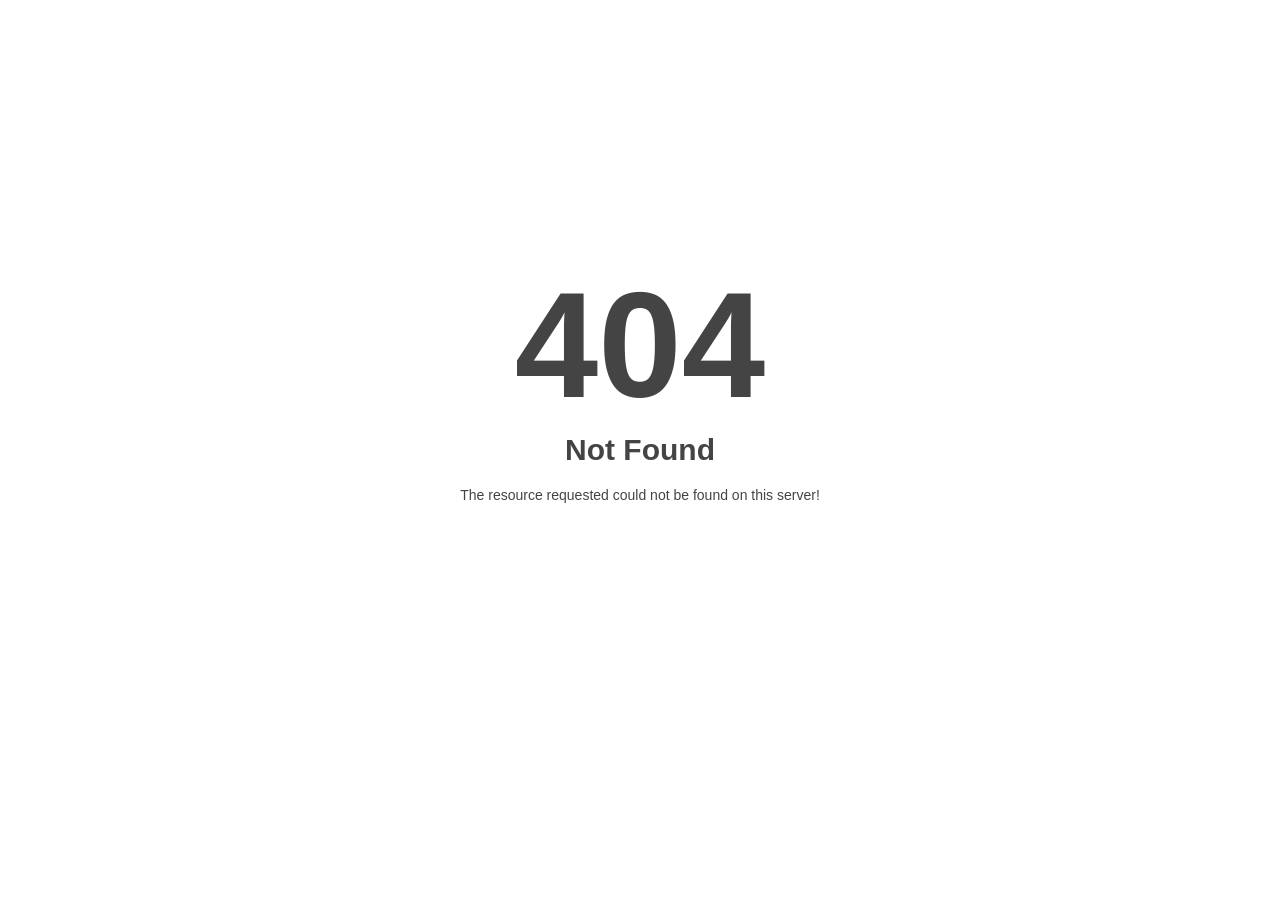
<file: assets/images/banner/line.html>
<!DOCTYPE html>
<html style="height:100%">
<head>
<meta name="viewport" content="width=device-width, initial-scale=1, shrink-to-fit=no" />
<title> 404 Not Found
</title><style>@media (prefers-color-scheme:dark){body{background-color:#000!important}}</style></head>
<body style="color: #444; margin:0;font: normal 14px/20px Arial, Helvetica, sans-serif; height:100%; background-color: #fff;">
<div style="height:auto; min-height:100%; ">     <div style="text-align: center; width:800px; margin-left: -400px; position:absolute; top: 30%; left:50%;">
        <h1 style="margin:0; font-size:150px; line-height:150px; font-weight:bold;">404</h1>
<h2 style="margin-top:20px;font-size: 30px;">Not Found
</h2>
<p>The resource requested could not be found on this server!</p>
</div></div></body></html>
</file>
<file: assets/css/nice-select.css>
.nice-select {
  -webkit-tap-highlight-color: transparent;
  background-color: #fff;
  border-radius: 5px; 
  border: 1px solid  #CCCCCC;
  box-sizing: border-box;
  clear: both;
  cursor: pointer;
  display: block;
  float: left;
  color: #6E6E6E; 
  font-family:  "Plus Jakarta Sans", system-ui;
  font-size: 16px;
  font-style: normal;
  font-weight: 400;
  line-height: 26.08px;  
  height: 57px;
  line-height: 40px;
  outline: none;
  padding: 8px 10px; 
  position: relative;
  text-align: left !important;
  -webkit-transition: all 0.2s ease-in-out;
  transition: all 0.2s ease-in-out;
  -webkit-user-select: none;
     -moz-user-select: none;
      -ms-user-select: none;
          user-select: none;
  white-space: nowrap;
  width: auto; }
  .nice-select:hover {
    border-color: #6E6E6E; }
  .nice-select:active, .nice-select.open, .nice-select:focus {
    border-color: #6E6E6E; }
  .nice-select:after {
    border-bottom: 2px solid #6E6E6E;
    border-right: 2px solid #6E6E6E;
    content: '';
    display: block;
    height: 5px;
    margin-top: -4px;
    pointer-events: none;
    position: absolute;
    right: 12px;
    top: 50%;
    -webkit-transform-origin: 66% 66%;
        -ms-transform-origin: 66% 66%;
            transform-origin: 66% 66%;
    -webkit-transform: rotate(45deg);
        -ms-transform: rotate(45deg);
            transform: rotate(45deg);
    -webkit-transition: all 0.15s ease-in-out;
    transition: all 0.15s ease-in-out;
    width: 5px; }
  .nice-select.open:after {
    -webkit-transform: rotate(-135deg);
        -ms-transform: rotate(-135deg);
            transform: rotate(-135deg); }
  .nice-select.open .list {
    opacity: 1;
    pointer-events: auto;
    -webkit-transform: scale(1) translateY(0);
        -ms-transform: scale(1) translateY(0);
            transform: scale(1) translateY(0); }
  .nice-select.disabled {
    border-color: #6E6E6E;
    color: #6E6E6E;
    pointer-events: none; }
    .nice-select.disabled:after {
      border-color: #6E6E6E; }
  .nice-select.wide {
    width: 100%; }
    .nice-select.wide .list {
      left: 0 !important;
      right: 0 !important; }
  .nice-select.right {
    float: right; }
    .nice-select.right .list {
      left: auto;
      right: 0; }
  .nice-select.small {
    font-size: 12px;
    height: 36px;
    line-height: 34px; }
    .nice-select.small:after {
      height: 4px;
      width: 4px; }
    .nice-select.small .option {
      line-height: 34px;
      min-height: 34px; }
  .nice-select .list {
    background-color: #fff;
    border-radius: 5px;
    box-shadow: 0 0 0 1px rgba(68, 68, 68, 0.11);
    box-sizing: border-box;
    margin-top: 4px;
    opacity: 0;
    overflow: hidden;
    padding: 0;
    pointer-events: none;
    position: absolute;
    top: 100%;
    left: 0;
    -webkit-transform-origin: 50% 0;
        -ms-transform-origin: 50% 0;
            transform-origin: 50% 0;
    -webkit-transform: scale(0.75) translateY(-21px);
        -ms-transform: scale(0.75) translateY(-21px);
            transform: scale(0.75) translateY(-21px);
    -webkit-transition: all 0.2s cubic-bezier(0.5, 0, 0, 1.25), opacity 0.15s ease-out;
    transition: all 0.2s cubic-bezier(0.5, 0, 0, 1.25), opacity 0.15s ease-out;
    z-index: 9; }
    .nice-select .list:hover .option:not(:hover) {
      background-color: transparent !important; }
  .nice-select .option {
    cursor: pointer;
    font-weight: 400;
    line-height: 40px;
    list-style: none;
    min-height: 40px;
    outline: none;
    padding-left: 18px;
    padding-right: 29px;
    text-align: left;
    -webkit-transition: all 0.2s;
    transition: all 0.2s; }
    .nice-select .option:hover, .nice-select .option.focus, .nice-select .option.selected.focus {
      background-color: #f6f6f6; }
    .nice-select .option.selected {
      font-weight: bold; }
    .nice-select .option.disabled {
      background-color: transparent;
      color: #999;
      cursor: default; }

.no-csspointerevents .nice-select .list {
  display: none; }

.no-csspointerevents .nice-select.open .list {
  display: block; }
</file>
<file: assets/css/main.css>
@charset "UTF-8";
/*======================================================================================
Theme Name: Rend  
Author: Gramentheme
Author URI: https://themeforest.net/user/Gramentheme/portfolio
Description: Rend - Personal Portfolio HTML Template
Service Html Template 
Version: 1.0.0
=======================================================================================*/
/*======================================================================================
  >> TABLE OF CONTENTS <<
========================================================================================
01. Mixins & Variables
02. Base
03. Components
04. Layouts
05. Sections
======================================================================================*/
/*---------------------------------------
01. Mixins & Variables
---------------------------------------*/
@import url("https://fonts.cdnfonts.com/css/big-shoulders-display");
@import url("https://fonts.googleapis.com/css2?family=Kanit:ital,wght@0,100;0,200;0,300;0,400;0,500;0,600;0,700;0,800;0,900;1,100;1,200;1,300;1,400;1,500;1,600;1,700;1,800;1,900&amp;display=swap");
:root {
  --body: #fff;
  --black: #000;
  --white: #fff;
  --theme: #021524;
  --theme2: #2475FD;
  --header: #021524;
  --text: #7E7E7E;
  --border: #FCFCFC;
  --bg: #021524;
  --bg2: #030523;
  --bg3: #F7F3EE;
  --box-shadow: 0px 1px 14px 0px rgba(0, 0, 0, 0.13);
}

/*---------------------------------------
02. Base
---------------------------------------*/
/* --------------------------------------------
    Template Default Fonts & Fonts Styles
 ---------------------------------------------- */
body {
  font-family: "Kanit", sans-serif;
  font-size: 16px;
  font-weight: 400;
  line-height: 28px;
  color: var(--text);
  background-color: var(--body);
  text-transform: uppercase;
  padding: 0;
  margin: 0;
  overflow-x: hidden;
}
@media (max-width: 575px) {
  body {
    font-size: 14px;
  }
}

ul {
  padding: 0;
  margin: 0;
  list-style: none;
}

button {
  border: none;
  background-color: transparent;
  padding: 0;
}

input:focus {
  color: var(--white);
  outline: none;
}

input {
  color: var(--white);
}

h1,
h2,
h3,
h4,
h5,
h6 {
  font-family: "Big Shoulders Display", sans-serif;
  margin: 0px;
  padding: 0;
  color: var(--header);
  transition: all 0.4s ease-in-out;
  text-transform: uppercase;
}

h1 {
  font-size: 100px;
  font-weight: 700;
  line-height: 120%;
}
@media (max-width: 1600px) {
  h1 {
    font-size: 85px;
  }
}
@media (max-width: 1199px) {
  h1 {
    font-size: 75px;
  }
}
@media (max-width: 991px) {
  h1 {
    font-size: 65px;
  }
}
@media (max-width: 767px) {
  h1 {
    font-size: 55px;
  }
}
@media (max-width: 575px) {
  h1 {
    font-size: 48px;
  }
}
@media (max-width: 470px) {
  h1 {
    font-size: 38px;
  }
}

h2 {
  font-size: 55px;
  font-weight: 700;
  line-height: 120%;
}
@media (max-width: 1399px) {
  h2 {
    font-size: 44px;
  }
}
@media (max-width: 1199px) {
  h2 {
    font-size: 40px;
  }
}
@media (max-width: 991px) {
  h2 {
    font-size: 36px;
  }
}
@media (max-width: 767px) {
  h2 {
    font-size: 42px;
  }
}
@media (max-width: 575px) {
  h2 {
    font-size: 34px;
  }
}

h3 {
  font-size: 24px;
  font-weight: 900;
  line-height: 134%;
}
@media (max-width: 575px) {
  h3 {
    font-size: 22px;
    line-height: 145%;
  }
}

h4 {
  font-size: 18px;
  font-weight: 400;
}

h5 {
  font-size: 18px;
  font-weight: 700;
}

h6 {
  font-size: 16px;
  font-weight: 700;
}

a {
  text-decoration: none;
  outline: none !important;
  cursor: pointer;
  color: var(--header);
  transition: all 0.4s ease-in-out;
}

p {
  margin: 0px;
  transition: all 0.4s ease-in-out;
}

span {
  margin: 0px;
}

.theme-btn {
  font-size: 16px;
  position: relative;
  z-index: 1;
  overflow: hidden;
  font-weight: 500;
  text-transform: uppercase;
  height: 58px;
  line-height: 58px;
  background-color: #060606;
  overflow: hidden;
  display: inline-block;
  padding: 0 34px;
  font-family: "Kanit", sans-serif;
  color: var(--text);
  border-radius: 100px;
}
@media (max-width: 575px) {
  .theme-btn {
    font-size: 14px;
    padding: 0 25px;
    height: 52px;
    line-height: 52px;
  }
}
.theme-btn::before {
  content: "";
  position: absolute;
  width: 0;
  top: -10px;
  height: 0;
  background-color: var(--theme);
  border-radius: 50%;
  transform: translate(-50%, -50%);
  transition: all 0.8s ease;
  z-index: -1;
}
.theme-btn.bg-white {
  color: var(--header);
  background-color: var(--white);
}
.theme-btn.bg-white::before {
  background-color: var(--theme);
}
.theme-btn i {
  margin-left: 10px;
}
.theme-btn:hover {
  color: var(--black);
}
.theme-btn:hover::before {
  width: 800px;
  height: 800px;
  display: inline-block;
}

@keyframes slideRight {
  49% {
    -webkit-transform: translateX(100%);
    transform: translateX(100%);
  }
  50% {
    opacity: 0;
    -webkit-transform: translateX(-100%);
    transform: translateX(-100%);
  }
  51% {
    opacity: 1;
  }
}
@keyframes slideUp {
  49% {
    -webkit-transform: translateY(-100%);
    transform: translateY(-100%);
  }
  50% {
    opacity: 0;
    -webkit-transform: translateY(100%);
    transform: translateY(100%);
  }
  51% {
    opacity: 1;
  }
}
.link-btn {
  display: inline-block;
  font-size: 16px;
  font-weight: 700;
  text-transform: uppercase;
  color: var(--theme);
  text-decoration: underline;
}
.link-btn i {
  margin-left: 6px;
}

/*---------------------------------------
03. Components
---------------------------------------*/
.mean-container a.meanmenu-reveal {
  display: none;
}

.mean-container .mean-nav {
  background: none;
  margin-top: 0;
}

.mean-container .mean-bar {
  padding: 0;
  min-height: auto;
  background: none;
  background: none;
}

.mean-container .mean-nav > ul {
  padding: 0;
  margin: 0;
  width: 100%;
  list-style-type: none;
  display: block !important;
}

.mean-container a.meanmenu-reveal {
  display: none !important;
}

.mean-container .mean-nav ul li a {
  width: 100%;
  padding: 10px 0;
  color: #fff;
  font-size: 16px;
  line-height: 2;
  font-weight: 500;
  text-transform: uppercase;
  border-bottom: 1px solid rgba(255, 255, 255, 0.2) !important;
  border: none;
  font-family: "Kanit", sans-serif;
}
.mean-container .mean-nav ul li a:hover {
  color: var(--theme);
}

.mean-container .mean-nav ul li a:last-child {
  border-bottom: 0;
}

.mean-container .mean-nav ul li a:hover {
  color: var(--theme);
}

.mean-container .mean-nav ul li a.mean-expand {
  margin-top: 5px;
  padding: 0 !important;
}

.mean-container .mean-nav ul li > a > i {
  display: none;
}

.mean-container .mean-nav ul li > a.mean-expand i {
  display: inline-block;
  font-size: 18px;
}

.mean-container .mean-nav > ul > li:first-child > a {
  border-top: 0;
}

.mean-container .mean-nav ul li a.mean-expand.mean-clicked i {
  transition: all 0.4s ease-in-out;
}

.mean-container .mean-nav ul li .mega-menu li a {
  height: 200px;
  width: 100%;
  padding: 0;
  border-top: 0;
  margin-bottom: 20px;
}

.mobile-menus.style-2 .mean-nav ul li a {
  font-size: 18px !important;
  font-weight: 600 !important;
  font-family: "Kanit", sans-serif !important;
}
@media (max-width: 767px) {
  .mobile-menus.style-2 .mean-nav ul li a {
    font-size: 18px !important;
  }
}
.mobile-menus .mean-nav ul li a {
  font-size: 30px !important;
  font-weight: 600 !important;
  font-family: "Kanit", sans-serif !important;
}
@media (max-width: 767px) {
  .mobile-menus .mean-nav ul li a {
    font-size: 18px !important;
  }
}
.mobile-menus .mean-container .mean-nav ul li li a {
  font-size: 16px !important;
}
.mobile-menus .mean-nav {
  max-width: 530px;
}
@media (max-width: 1199px) {
  .mobile-menus .mean-nav {
    max-width: initial;
  }
}

.back-to-top {
  border-radius: 50% !important;
  background-color: var(--theme);
  width: 50px;
  height: 50px;
  line-height: 50px;
  color: var(--white);
  font-size: 18px;
  position: fixed;
  display: inline-block;
  z-index: 999;
  right: 30px;
  bottom: 30px;
  transition: all 0.4s ease-in-out;
  opacity: 0;
  visibility: hidden;
  transform: translateY(20px);
}
.back-to-top:hover {
  background-color: var(--white);
  color: var(--black);
}
.back-to-top.show {
  opacity: 1;
  visibility: visible;
  transform: translate(0);
}

.cursor-outer {
  -webkit-margin-start: -12px;
  margin-inline-start: -12px;
  margin-top: -12px;
  width: 30px;
  height: 30px;
  border: 1px solid var(--theme);
  background-color: var(--theme);
  -webkit-box-sizing: border-box;
  box-sizing: border-box;
  z-index: 10000000;
  opacity: 0.34;
  -webkit-transition: all 0.4s ease-out 0s;
  transition: all 0.4s ease-out 0s;
}

.cursor-outer.cursor-hover {
  opacity: 0.14;
}

.cursor-outer.cursor-big {
  opacity: 0;
}

.mouseCursor {
  position: fixed;
  top: 0;
  inset-inline-start: 0;
  inset-inline-end: 0;
  bottom: 0;
  pointer-events: none;
  border-radius: 50%;
  -webkit-transform: translateZ(0);
  transform: translateZ(0);
  visibility: hidden;
  text-align: center;
}

.mouseCursor.cursor-big {
  width: 20px;
  height: 20px;
  -webkit-margin-start: -12px;
  margin-inline-start: -12px;
  margin-top: -12px;
}

.cursor-inner {
  -webkit-margin-start: -3px;
  margin-inline-start: -3px;
  margin-top: -3px;
  width: 10px;
  height: 10px;
  z-index: 10000001;
  background-color: var(--theme);
  opacity: 1;
  -webkit-transition: all 0.24s ease-out 0s;
  transition: all 0.24s ease-out 0s;
}
.cursor-inner span {
  color: var(--text);
  line-height: 60px;
  opacity: 0;
  text-transform: uppercase;
  letter-spacing: 1px;
  font-size: 12px;
}

.cursor-inner.cursor-big span {
  opacity: 1;
}

.cursor-inner.cursor-hover {
  -webkit-margin-start: -10px;
  margin-inline-start: -10px;
  margin-top: -10px;
  width: 30px;
  height: 30px;
  background-color: var(--theme);
  border: 1px solid #686363;
  opacity: 0;
}

.preloader {
  position: fixed;
  z-index: 10;
  height: 100vh;
  width: 100%;
  left: 0;
  top: 0;
  display: -webkit-box;
  display: -ms-flexbox;
  display: flex;
  overflow: hidden;
  -webkit-box-align: center;
  -ms-flex-align: center;
  align-items: center;
  -webkit-box-pack: center;
  -ms-flex-pack: center;
  justify-content: center;
  background: transparent;
  z-index: 99999999999999;
}

.preloader svg {
  position: absolute;
  top: 0;
  width: 100vw;
  height: 110vh;
  fill: #fff;
}

h5.preloader-text {
  position: absolute;
  top: 50%;
  left: 50%;
  transform: translate(-50%, -50%);
  font-size: calc(80px + 5vw);
  color: var(--header);
}

@media (max-width: 1040px) {
  h5.preloader-text {
    font-size: 60px;
  }
}
h5.preloader-text::after {
  content: "Rend";
  position: absolute;
  left: 0;
  top: 0;
  color: var(--white);
  animation: move 2s infinite alternate;
}
.home-2 h5.preloader-text::after {
  color: var(--white);
}

@keyframes move {
  from {
    clip-path: circle(20% at 0% 50%);
  }
  to {
    clip-path: circle(20% at 100% 50%);
  }
}
@-webkit-keyframes rippleOne {
  70% {
    -webkit-box-shadow: 0 0 0 40px rgba(244, 68, 56, 0);
    box-shadow: 0 0 0 40px rgba(244, 68, 56, 0);
  }
  100% {
    -webkit-box-shadow: 0 0 0 0 rgba(244, 68, 56, 0);
    box-shadow: 0 0 0 0 rgba(244, 68, 56, 0);
  }
}
@keyframes rippleOne {
  70% {
    -webkit-box-shadow: 0 0 0 40px rgba(244, 68, 56, 0);
    box-shadow: 0 0 0 40px rgba(244, 68, 56, 0);
  }
  100% {
    -webkit-box-shadow: 0 0 0 0 rgba(244, 68, 56, 0);
    box-shadow: 0 0 0 0 rgba(244, 68, 56, 0);
  }
}
@keyframes cir36 {
  100% {
    transform: rotate(360deg);
  }
}
@keyframes rounded {
  50% {
    transform: rotate(15deg);
  }
}
@keyframes up-down {
  0% {
    transform: translateY(10px);
  }
  100% {
    transform: translateY(-10px);
  }
}
@-webkit-keyframes spinner {
  to {
    -webkit-transform: rotateZ(360deg);
    transform: rotateZ(360deg);
  }
}
@keyframes spinner {
  to {
    -webkit-transform: rotateZ(360deg);
    transform: rotateZ(360deg);
  }
}
@-webkit-keyframes letters-loading {
  0%, 75%, 100% {
    opacity: 0;
    transform: rotateY(-90deg);
  }
  25%, 50% {
    opacity: 1;
    transform: rotateY(0deg);
  }
}
@keyframes letters-loading {
  0%, 75%, 100% {
    opacity: 0;
    transform: rotateY(-90deg);
  }
  25%, 50% {
    opacity: 1;
    transform: rotateY(0deg);
  }
}
@keyframes loaderspin {
  0% {
    transform: translate(-50%, -50%) rotate(0deg);
  }
  100% {
    transform: translate(-50%, -50%) rotate(360deg);
  }
}
@keyframes tpswing {
  0% {
    -webkit-transform: rotate(20deg);
    -ms-transform: rotate(20deg);
    transform: rotate(20deg);
  }
  100% {
    -webkit-transform: rotate(0deg);
    -ms-transform: rotate(0deg);
    transform: rotate(0deg);
  }
}
@keyframes width {
  0% {
    width: 0%;
  }
  100% {
    width: 100%;
  }
}
@-webkit-keyframes width {
  0% {
    width: 0%;
  }
  100% {
    width: 100%;
  }
}
@-webkit-keyframes loaderspin {
  0% {
    transform: translate(-50%, -50%) rotate(0deg);
  }
  100% {
    transform: translate(-50%, -50%) rotate(360deg);
  }
}
@keyframes loaderpulse {
  0% {
    transform: scale(1);
  }
  100% {
    transform: scale(1.2);
  }
}
@keyframes rounded {
  50% {
    transform: rotate(20deg);
  }
}
@keyframes cir36 {
  100% {
    transform: rotate(360deg);
  }
}
.float-bob-y {
  -webkit-animation-name: float-bob-y;
  animation-name: float-bob-y;
  -webkit-animation-duration: 3s;
  animation-duration: 3s;
  -webkit-animation-iteration-count: infinite;
  animation-iteration-count: infinite;
  -webkit-animation-timing-function: linear;
  animation-timing-function: linear;
}

@-webkit-keyframes float-bob-y {
  0% {
    -webkit-transform: translateY(-30px);
    transform: translateY(-30px);
  }
  50% {
    -webkit-transform: translateY(-10px);
    transform: translateY(-10px);
  }
  100% {
    -webkit-transform: translateY(-30px);
    transform: translateY(-30px);
  }
}
@keyframes float-bob-y {
  0% {
    -webkit-transform: translateY(-30px);
    transform: translateY(-30px);
  }
  50% {
    -webkit-transform: translateY(-10px);
    transform: translateY(-10px);
  }
  100% {
    -webkit-transform: translateY(-30px);
    transform: translateY(-30px);
  }
}
.float-bob-x {
  -webkit-animation-name: float-bob-x;
  animation-name: float-bob-x;
  -webkit-animation-duration: 3s;
  animation-duration: 3s;
  -webkit-animation-iteration-count: infinite;
  animation-iteration-count: infinite;
  -webkit-animation-timing-function: linear;
  animation-timing-function: linear;
}

@-webkit-keyframes float-bob-x {
  0% {
    -webkit-transform: translateX(0px);
    transform: translateX(30px);
  }
  50% {
    -webkit-transform: translateX(10px);
    transform: translateX(10px);
  }
  100% {
    -webkit-transform: translateX(30px);
    transform: translateX(30px);
  }
}
@keyframes float-bob-x {
  0% {
    -webkit-transform: translateX(30px);
    transform: translateX(30px);
  }
  50% {
    -webkit-transform: translateX(10px);
    transform: translateX(10px);
  }
  100% {
    -webkit-transform: translateX(30px);
    transform: translateX(30px);
  }
}
@keyframes bounce-x {
  0% {
    -webkit-transform: translateX(0);
    transform: translateX(0);
  }
  50% {
    -webkit-transform: translateX(30px);
    transform: translateX(30px);
  }
  100% {
    -webkit-transform: translateX(0);
    transform: translateX(0);
  }
}
.bounce-x {
  -webkit-animation: bounce-x 7s infinite linear;
  animation: bounce-x 7s infinite linear;
}

@keyframes criss-cross-left {
  0% {
    left: -20px;
  }
  50% {
    left: 50%;
    width: 20px;
    height: 20px;
  }
  100% {
    left: 50%;
    width: 375px;
    height: 375px;
  }
}
@keyframes criss-cross-right {
  0% {
    right: -20px;
  }
  50% {
    right: 50%;
    width: 20px;
    height: 20px;
  }
  100% {
    right: 50%;
    width: 375px;
    height: 375px;
  }
}
@keyframes rotated2 {
  0% {
    transform: rotate(0);
  }
  100% {
    transform: rotate(-360deg);
  }
}
@keyframes wave {
  0% {
    transform: translateX(0);
  }
  50% {
    transform: translateX(-25%);
  }
  100% {
    transform: translateX(-50%);
  }
}
@keyframes zoom {
  0% {
    transform: scale(0.5);
  }
  50% {
    transform: scale(1);
  }
  100% {
    transform: scale(0.5);
  }
}
@keyframes translateY2 {
  0% {
    -webkit-transform: translateY(-30px);
    -moz-transform: translateY(-30px);
    -ms-transform: translateY(-30px);
    -o-transform: translateY(-30px);
    transform: translateY(-30px);
  }
  100% {
    -webkit-transform: translateY(20px);
    -moz-transform: translateY(20px);
    -ms-transform: translateY(20px);
    -o-transform: translateY(20px);
    transform: translateY(20px);
  }
}
@keyframes translateX2 {
  0% {
    -webkit-transform: translateX(-30px);
    -moz-transform: translateX(-30px);
    -ms-transform: translateX(-30px);
    -o-transform: translateX(-30px);
    transform: translateX(-30px);
  }
  100% {
    -webkit-transform: translatXY(20px);
    -moz-transform: translateX(20px);
    -ms-transform: translateX(20px);
    -o-transform: translateX(20px);
    transform: translateX(20px);
  }
}
@keyframes moving {
  0% {
    transform: translatey(0px);
  }
  20% {
    transform: translateX(-50px);
  }
  50% {
    transform: translatey(-40px);
  }
  100% {
    transform: translatey(0px);
  }
}
/*img-animation**********************/
.img-custom-anim-right {
  animation: img-anim-right 1.3s forwards cubic-bezier(0.645, 0.045, 0.355, 1) 0.4s;
  opacity: 0;
}

@keyframes img-anim-right {
  0% {
    transform: translateX(5%);
    clip-path: inset(0 0 0 100%);
    opacity: 0;
  }
  100% {
    transform: translateX(0);
    clip-path: inset(0 0 0 0);
    opacity: 1;
  }
}
.img-custom-anim-left {
  animation: img-anim-left 1.3s forwards cubic-bezier(0.645, 0.045, 0.355, 1) 0.4s;
  opacity: 0;
}

@keyframes img-anim-left {
  0% {
    transform: translateX(-5%);
    clip-path: inset(0 100% 0 0);
    opacity: 0;
  }
  100% {
    transform: translateX(0);
    clip-path: inset(0 0 0 0);
    opacity: 1;
  }
}
.img-custom-anim-top {
  animation: img-anim-top 1.3s forwards cubic-bezier(0.645, 0.045, 0.355, 1);
  opacity: 0;
}

@keyframes img-anim-top {
  0% {
    transform: translateY(-5%);
    clip-path: inset(0 0 100% 0);
    opacity: 0;
  }
  100% {
    transform: translateY(0);
    clip-path: inset(0 0 0 0);
    opacity: 1;
  }
}
@keyframes animate-positive {
  0% {
    width: 0;
  }
}
@keyframes scale {
  0% {
    top: -1000px;
    -webkit-transform: scale(1);
    transform: scale(1);
    opacity: 0;
  }
  100% {
    opacity: 1;
    -webkit-transform: scale(1);
    transform: scale(1);
  }
}
.animation-infinite {
  animation: ShapeAnim 50s linear infinite;
  height: 30px;
  width: 100%;
  background-repeat: repeat;
  overflow: hidden;
}

@keyframes ShapeAnim {
  0% {
    background-position: top left;
  }
  100% {
    background-position: top left 3000px;
  }
}
.splt-txt .whitespace {
  width: 8px;
}

.splt-txt.animated .char {
  -webkit-animation: fadeIn 0.4s cubic-bezier(0.3, 0, 0.7, 1) both;
  animation: fadeIn 0.4s cubic-bezier(0.3, 0, 0.7, 1) both;
  -webkit-animation-delay: calc(30ms * var(--char-index));
  animation-delay: calc(30ms * var(--char-index));
}

.splt-txt-bounce .whitespace {
  width: 20px;
}

@media (max-width: 991px) {
  .splt-txt-bounce .whitespace {
    width: 10px;
  }
}
.splt-txt-bounce.animated .char {
  -webkit-animation: bounceIn 0.4s cubic-bezier(0.3, 0, 0.7, 1) both;
  animation: bounceIn 0.4s cubic-bezier(0.3, 0, 0.7, 1) both;
  -webkit-animation-delay: calc(30ms * var(--char-index));
  animation-delay: calc(30ms * var(--char-index));
}

@keyframes rotateBall {
  from {
    transform: rotate(0deg);
  }
  to {
    transform: rotate(360deg);
  }
}
@keyframes typing {
  from {
    width: 0;
  }
  to {
    width: 17ch;
  } /* Number of characters */
}
@keyframes blink {
  0%, 100% {
    border-color: transparent;
  }
  50% {
    border-color: #060606;
  }
}
@-webkit-keyframes slideInUp {
  0% {
    -webkit-transform: translate3d(0, 100%, 0);
    transform: translate3d(0, 100%, 0);
    visibility: visible;
  }
  100% {
    -webkit-transform: translate3d(0, 0, 0);
    transform: translate3d(0, 0, 0);
  }
}
@keyframes slideInUp {
  0% {
    -webkit-transform: translate3d(0, 100%, 0);
    transform: translate3d(0, 100%, 0);
    visibility: visible;
  }
  100% {
    -webkit-transform: translate3d(0, 0, 0);
    transform: translate3d(0, 0, 0);
  }
}
.slideInUp {
  -webkit-animation-name: slideInUp;
  animation-name: slideInUp;
}

/*---------------------------------------
04. Layouts
---------------------------------------*/
@media (max-width: 1199px) {
  .menu-thumb {
    display: none !important;
  }
}

.header-main {
  display: flex;
  align-items: center;
  justify-content: space-between;
  padding: 10px 0;
}
.header-main .main-menu ul {
  margin-bottom: 0;
}
.header-main .main-menu ul li {
  position: relative;
  list-style: none;
  display: inline-block;
  margin-inline-end: 40px;
}
.header-main .main-menu ul li:last-child {
  margin-inline-end: 0;
}
.header-main .main-menu ul li a {
  display: inline-block;
  font-size: 16px;
  font-weight: 500;
  letter-spacing: 0.5px;
  color: #021524;
  font-family: "Kanit", sans-serif;
  padding: 20px 0;
  text-align: left;
  position: relative;
  text-transform: uppercase;
  transition: all 0.4s ease-in-out;
}
.header-main .main-menu ul li a i {
  margin-left: 4px;
  font-size: 14px;
}
.header-main .main-menu ul li a:hover {
  color: var(--theme) !important;
}
.header-main .main-menu ul li .submenu {
  position: absolute;
  top: 115%;
  inset-inline-start: 0;
  min-width: 260px;
  padding: 20px 0;
  z-index: 99999;
  visibility: hidden;
  opacity: 0;
  transform-origin: top center;
  color: var(--header);
  transform: translateY(-10px);
  transition: all 0.4s ease-in-out;
  border-top: 6px solid var(--theme);
  background-color: #fff;
  box-shadow: rgba(100, 100, 111, 0.2) 0px 7px 29px 0px;
  border-radius: 10px;
}
.header-main .main-menu ul li .submenu li {
  display: block;
  width: 100%;
  margin: 0;
}
.header-main .main-menu ul li .submenu li a {
  position: relative;
  z-index: 11;
  font-size: 16px;
  font-weight: 500;
  letter-spacing: 0.5px;
  color: #021524;
  line-height: 38px;
  padding: 0px 0px 0px 32px;
  padding-right: 22px;
  width: 100%;
  display: flex;
  align-items: center;
  justify-content: space-between;
}
.header-main .main-menu ul li .submenu li a::before {
  content: "";
  position: absolute;
  width: 0px;
  height: 2px;
  background: var(--theme);
  left: 14px;
  bottom: 18px;
  transition: all 0.4s ease-in-out;
}
.header-main .main-menu ul li .submenu li a:hover {
  color: var(--theme) !important;
}
.header-main .main-menu ul li .submenu li:last-child a {
  border: none;
}
.header-main .main-menu ul li .submenu li .submenu {
  inset-inline-start: 100%;
  top: 0;
  visibility: hidden;
  opacity: 0;
}
.header-main .main-menu ul li .submenu li:hover > a {
  color: var(--theme) !important;
  margin-left: 10px;
}
.header-main .main-menu ul li .submenu li:hover > a::before {
  width: 10px;
}
.header-main .main-menu ul li .submenu li:hover > a::after {
  color: var(--theme);
}
.header-main .main-menu ul li .submenu li:hover > .submenu {
  -webkit-transform: translateY(1);
  -moz-transform: translateY(1);
  -ms-transform: translateY(1);
  -o-transform: translateY(1);
  transform: translateY(1);
  visibility: visible;
  opacity: 1;
}
.header-main .main-menu ul li .submenu li.has-dropdown > a::after {
  position: absolute;
  top: 50%;
  inset-inline-end: 25px;
  -webkit-transform: translateY(-50%);
  -moz-transform: translateY(-50%);
  -ms-transform: translateY(-50%);
  -o-transform: translateY(-50%);
  transform: translateY(-50%);
  color: var(--theme);
}
.header-main .main-menu ul li .has-homemenu {
  width: 1000px;
  padding: 20px 20px 10px 20px !important;
  opacity: 0;
  left: -250px;
  visibility: hidden;
}
@media (max-width: 1399px) {
  .header-main .main-menu ul li .has-homemenu {
    width: 1000px;
  }
}
.header-main .main-menu ul li .has-homemenu .homemenu-items {
  display: flex;
  align-items: center;
  gap: 16px;
}
@media (max-width: 991px) {
  .header-main .main-menu ul li .has-homemenu .homemenu-items {
    flex-wrap: wrap;
  }
}
.header-main .main-menu ul li .has-homemenu .homemenu-items .homemenu {
  position: relative;
}
.header-main .main-menu ul li .has-homemenu .homemenu-items .homemenu .homemenu-thumb {
  position: relative;
  border-radius: 8px;
}
.header-main .main-menu ul li .has-homemenu .homemenu-items .homemenu .homemenu-thumb img {
  border-radius: 8px;
}
.header-main .main-menu ul li .has-homemenu .homemenu-items .homemenu .homemenu-thumb .demo-button {
  position: absolute;
  top: 50%;
  transform: translateY(-50%);
  text-align: center;
  opacity: 0;
  visibility: hidden;
  transition: all 0.4s ease-in-out;
  margin-top: 20px;
  left: 25px;
  right: 25px;
}
@media (max-width: 1399px) {
  .header-main .main-menu ul li .has-homemenu .homemenu-items .homemenu .homemenu-thumb .demo-button .gt-theme-btn {
    font-size: 14px;
    min-width: 140px;
  }
}
.header-main .main-menu ul li .has-homemenu .homemenu-items .homemenu .homemenu-thumb .demo-button .gt-theme-btn {
  padding: 18px 30px;
  justify-content: center;
  line-height: 1;
  background-color: var(--theme);
  color: var(--white);
  border-radius: 30px;
}
.header-main .main-menu ul li .has-homemenu .homemenu-items .homemenu .homemenu-thumb .demo-button .gt-theme-btn:hover {
  background-color: var(--white);
  color: var(--black) !important;
}
.header-main .main-menu ul li .has-homemenu .homemenu-items .homemenu .homemenu-thumb::before {
  background: -webkit-gradient(linear, left top, left bottom, from(rgba(20, 19, 19, 0)), to(#5e5ef6));
  background: linear-gradient(to bottom, rgba(99, 92, 92, 0) 0%, #252527 100%);
  background-repeat: no-repeat;
  background-size: cover;
  background-position: center;
  width: 100%;
  height: 100%;
  position: absolute;
  left: 0;
  top: 0;
  overflow: hidden;
  opacity: 0;
  -webkit-transition: all 0.3s ease-in-out;
  transition: all 0.3s ease-in-out;
  content: "";
  border-radius: 8px;
}
.header-main .main-menu ul li .has-homemenu .homemenu-items .homemenu .homemenu-thumb:hover .homemenu-btn {
  opacity: 1;
  visibility: visible;
  bottom: 50%;
  transform: translateY(50%);
}
.header-main .main-menu ul li .has-homemenu .homemenu-items .homemenu .homemenu-thumb img {
  width: 100%;
}
.header-main .main-menu ul li .has-homemenu .homemenu-items .homemenu:hover .homemenu-thumb::before {
  visibility: visible;
  opacity: 1;
}
.header-main .main-menu ul li .has-homemenu .homemenu-items .homemenu:hover .homemenu-thumb .demo-button {
  opacity: 1;
  visibility: visible;
  margin-top: 0;
}
.header-main .main-menu ul li .has-homemenu .homemenu-items .homemenu .homemenu-title {
  text-align: center;
  margin: 15px auto;
  display: inline-block;
  font-size: 15px;
  font-weight: 500;
  font-family: "Kanit", sans-serif;
}
.header-main .main-menu ul li:hover > a {
  color: var(--theme);
}
.header-main .main-menu ul li:hover > a::after {
  color: var(--theme);
}
.header-main .main-menu ul li:hover > .submenu {
  visibility: visible;
  opacity: 1;
  transform: translateY(0px);
}
.header-main .header-right {
  gap: 30px;
}
@media (max-width: 1399px) {
  .header-main .header-right {
    gap: 20px;
  }
}
.header-main .sidebar__toggle {
  cursor: pointer;
  font-size: 20px;
}

.header-2 {
  position: absolute;
  top: 0;
  left: 0;
  width: 100%;
  z-index: 99999;
}
.header-2.border-add {
  border-bottom: 1px solid rgba(2, 21, 36, 0.2);
}
.header-2 .header-logo img {
  width: 130px;
}
.header-2 .container {
  max-width: 1720px;
}
.header-2 .header-right .theme-btn {
  background-color: var(--theme);
  color: var(--white);
}
@media (max-width: 991px) {
  .header-2 .header-right .theme-btn {
    display: none;
  }
}
.header-2 .header-right .theme-btn::before {
  background-color: var(--white);
}
.header-2 .header-right .theme-btn:hover {
  color: var(--header);
}

.header-3 {
  padding-top: 30px;
}
.header-3 .mega-menu-wrapper {
  background-color: var(--white);
  padding: 0 30px;
  border-radius: 57px;
}

.header-4 .header__hamburger .sidebar__toggle {
  width: 48px;
  height: 48px;
  line-height: 48px;
  text-align: center;
  background-color: var(--theme2);
  color: var(--white);
  border-radius: 100px;
}
.header-4 .header__hamburger .sidebar__toggle img {
  filter: brightness(0) invert(1);
}

.sticky {
  position: fixed !important;
  top: 0 !important;
  left: 0;
  width: 100%;
  z-index: 9999;
  transition: all 0.9s;
  background-color: #fff;
  -webkit-animation: 500ms ease-in-out 0s normal none 1 running fadeInDown;
  animation: 500ms ease-in-out 0s normal none 1 running fadeInDown;
  box-shadow: rgba(149, 157, 165, 0.2) 0px 8px 24px;
}
.sticky.header-3 {
  padding-top: 0;
}
.sticky.header-3 .mega-menu-wrapper {
  padding: 0;
  border-radius: 0;
}

.style-offcanvas-2 {
  position: relative;
}
.style-offcanvas-2 .offcanvas__logo {
  position: absolute;
  top: 30px;
  left: 30px;
}
@media (max-width: 1199px) {
  .style-offcanvas-2 .offcanvas__logo {
    top: 25px;
    left: 25px;
  }
}
.style-offcanvas-2 .offcanvas__close {
  width: 45px;
  height: 45px;
  line-height: 45px;
  text-align: center;
  border-radius: 50%;
  background-color: transparent !important;
  border: 1px solid rgba(255, 255, 255, 0.15);
  position: absolute;
  top: 30px;
  right: 30px;
  cursor: pointer;
  color: #767676 !important;
}
.style-offcanvas-2 .offcanvas__close i {
  color: #767676 !important;
}
@media (max-width: 1199px) {
  .style-offcanvas-2 .offcanvas__close {
    top: 25px;
    right: 25px;
  }
}
.style-offcanvas-2 .offcanvas-image {
  position: absolute;
  right: 0;
}
@media (max-width: 1899px) {
  .style-offcanvas-2 .offcanvas-image {
    max-width: 600px;
  }
  .style-offcanvas-2 .offcanvas-image img {
    width: 100%;
    height: 100%;
  }
}
@media (max-width: 1199px) {
  .style-offcanvas-2 .offcanvas-image {
    display: none;
  }
}
.style-offcanvas-2 .offcanvas__wrapper {
  padding-top: 0;
  padding-left: 0;
  padding-right: 0;
  position: relative;
}
.style-offcanvas-2 .offcanvas__wrapper .offcanvas__close button {
  font-size: 16px;
  font-weight: 700;
  text-transform: uppercase;
  color: var(--header) !important;
}
.style-offcanvas-2 .offcanvas__wrapper .offcanvas__close:hover {
  background-color: var(--black);
}
.style-offcanvas-2 .offcanvas__info::before {
  position: absolute;
  top: 0;
  bottom: 0;
  width: 1px;
  height: 100%;
  content: "";
  background: rgba(255, 255, 255, 0.2);
  left: 39%;
}
@media (max-width: 1899px) {
  .style-offcanvas-2 .offcanvas__info::before {
    display: none;
  }
}
.style-offcanvas-2 .mean-nav ul li a {
  font-size: 40px !important;
  font-weight: 700 !important;
  color: #ABABAB !important;
}
@media (max-width: 575px) {
  .style-offcanvas-2 .mean-nav ul li a {
    font-size: 20px !important;
  }
}
.style-offcanvas-2 .mean-nav > ul > li > a:hover {
  color: var(--theme) !important;
}
.style-offcanvas-2 .mean-nav {
  height: 100%;
  -webkit-transition: transform 0.45s ease-in-out, opacity 0.45s ease-in-out;
  -moz-transition: transform 0.45s ease-in-out, opacity 0.45s ease-in-out;
  transition: transform 0.45s ease-in-out, opacity 0.45s ease-in-out;
  z-index: 9999999;
  overflow-y: auto;
  overscroll-behavior-y: contain;
  /* For Firefox */
  scrollbar-width: none;
}
.style-offcanvas-2 .mean-container .mean-nav ul li li a {
  padding: 10px 0 !important;
  font-size: 19px !important;
  font-weight: 500 !important;
  color: #ABABAB !important;
}
@media (max-width: 575px) {
  .style-offcanvas-2 .mean-container .mean-nav ul li li a {
    font-size: 17px !important;
  }
}
.style-offcanvas-2 .mean-container .mean-nav ul li li a:hover {
  color: var(--theme) !important;
}
.style-offcanvas-2 .mean-container .mean-nav ul li > a.mean-expand i {
  font-size: 24px I !important;
}
.style-offcanvas-2.style-offcanvas-3 .offcanvas__close {
  width: 45px;
  height: 45px;
  line-height: 45px;
  text-align: center;
  border-radius: 50%;
  background-color: transparent !important;
  border: 1px solid rgba(255, 255, 255, 0.15);
  position: absolute;
  top: 30px;
  left: 20px !important;
  right: initial !important;
  cursor: pointer;
  color: #767676 !important;
}
.style-offcanvas-2.style-offcanvas-3 .offcanvas__close i {
  color: #767676 !important;
}
@media (max-width: 1199px) {
  .style-offcanvas-2.style-offcanvas-3 .offcanvas__close {
    top: 25px;
    right: 25px;
  }
}
.style-offcanvas-2.style-offcanvas-3 .offcanvas__logo {
  position: absolute;
  top: 30px;
  left: 30px;
  display: none;
}
@media (max-width: 1199px) {
  .style-offcanvas-2.style-offcanvas-3 .offcanvas__logo {
    top: 25px;
    left: 25px;
  }
}
.style-offcanvas-2.style-offcanvas-3 .offcanvas__info {
  width: 210px !important;
  padding: 85px 20px;
  background-color: #1A1A1A !important;
  height: 100%;
}
@media (max-width: 1199px) {
  .style-offcanvas-2.style-offcanvas-3 .offcanvas__info {
    width: 100% !important;
  }
}
.style-offcanvas-2.style-offcanvas-3 .offcanvas__info::before {
  display: none;
}
.style-offcanvas-2.style-offcanvas-3 .mean-container .mean-nav ul li a.mean-expand {
  top: 5px !important;
}
.style-offcanvas-2.style-offcanvas-3 .offcanvas__close {
  width: 35px;
  height: 35px;
  line-height: 35px;
  text-align: center;
  border-radius: 50%;
  background-color: var(--theme);
  position: absolute;
  top: 14px;
  right: 15px;
  cursor: pointer;
}
@media (max-width: 1199px) {
  .style-offcanvas-2.style-offcanvas-3 .offcanvas__close {
    top: 25px;
    right: 25px;
  }
}
.style-offcanvas-2.style-offcanvas-3 .offcanvas__logo {
  left: 15px;
  top: 15px;
}
.style-offcanvas-2.style-offcanvas-3 .mean-container .mean-nav ul li > a.mean-expand i {
  font-size: 14px !important;
}
.style-offcanvas-2.style-offcanvas-3 .mobile-menus .submenu a {
  font-size: 14px !important;
}

.offcanvas__info {
  background: #000 none repeat scroll 0 0;
  border-left: 2px solid var(--white);
  position: fixed;
  right: 0;
  top: 0;
  width: 450px;
  height: 100%;
  -webkit-transform: translateX(calc(100% + 80px));
  -moz-transform: translateX(calc(100% + 80px));
  -ms-transform: translateX(calc(100% + 80px));
  -o-transform: translateX(calc(100% + 80px));
  transform: translateX(calc(100% + 80px));
  -webkit-transition: transform 0.45s ease-in-out, opacity 0.45s ease-in-out;
  -moz-transition: transform 0.45s ease-in-out, opacity 0.45s ease-in-out;
  transition: transform 0.45s ease-in-out, opacity 0.45s ease-in-out;
  z-index: 9999999;
  overflow-y: scroll;
  overscroll-behavior-y: contain;
  scrollbar-width: none;
}
.offcanvas__info::-webkit-scrollbar {
  display: none;
}

.offcanvas__info.info-open {
  opacity: 1;
  -webkit-transform: translateX(0);
  -moz-transform: translateX(0);
  -ms-transform: translateX(0);
  -o-transform: translateX(0);
  transform: translateX(0);
}

.offcanvas__wrapper {
  position: relative;
  height: 100%;
  padding: 30px 30px;
}
.offcanvas__wrapper .offcanvas__close {
  width: 45px;
  height: 45px;
  line-height: 45px;
  text-align: center;
  border-radius: 50%;
  background-color: var(--theme);
  color: var(--white);
}
.offcanvas__wrapper .offcanvas__close i {
  color: var(--white);
}
@media (max-width: 1199px) {
  .offcanvas__wrapper .offcanvas__close {
    top: 25px;
    right: 25px;
  }
}
.offcanvas__wrapper .offcanvas__content .text {
  color: var(--white);
}
.offcanvas__wrapper .social-icon {
  margin-top: 40px;
  gap: 16px;
  display: flex;
  align-items: center;
}
.offcanvas__wrapper .social-icon a {
  display: inline-block;
  width: 50px;
  height: 50px;
  line-height: 50px;
  border-radius: 100px;
  border: 1px solid rgba(255, 255, 255, 0.2);
  background: transparent;
  text-align: center;
  font-size: 18px;
  color: var(--white);
}
.offcanvas__wrapper .social-icon a i {
  -webkit-transition: all 900ms ease;
  transition: all 900ms ease;
}
.offcanvas__wrapper .social-icon a:hover {
  color: var(--white);
  border: 1px solid var(--theme);
}
.offcanvas__wrapper .social-icon a:hover i {
  -webkit-transform: rotateY(360deg);
  transform: rotateY(360deg);
}
.offcanvas__wrapper .theme-btn {
  width: 100%;
  text-align: center;
  color: var(--header);
  background-color: var(--white);
  margin-top: 40px;
}
.offcanvas__wrapper .theme-btn:hover {
  color: var(--white);
}
.offcanvas__wrapper .offcanvas__contact {
  margin-top: 30px;
}
.offcanvas__wrapper .offcanvas__contact h4 {
  font-size: 20px;
  color: var(--white);
  font-weight: 500;
  font-family: "Kanit", sans-serif;
}
.offcanvas__wrapper .offcanvas__contact ul {
  margin-top: 30px;
}
@media (max-width: 575px) {
  .offcanvas__wrapper .offcanvas__contact ul {
    display: none;
  }
}
.offcanvas__wrapper .offcanvas__contact ul li {
  font-size: 20px;
  font-weight: 400;
  text-transform: capitalize;
}
@media (max-width: 575px) {
  .offcanvas__wrapper .offcanvas__contact ul li {
    font-size: 14px;
  }
}
.offcanvas__wrapper .offcanvas__contact ul li:not(:last-child) {
  margin-bottom: 30px;
}
@media (max-width: 575px) {
  .offcanvas__wrapper .offcanvas__contact ul li:not(:last-child) {
    margin-bottom: 20px;
  }
}
.offcanvas__wrapper .offcanvas__contact ul li a {
  color: var(--white);
}
.offcanvas__wrapper .offcanvas__contact ul li .offcanvas__contact-icon {
  margin-right: 20px;
}
.offcanvas__wrapper .offcanvas__contact ul li .offcanvas__contact-icon i {
  color: var(--white);
}
.offcanvas__wrapper .offcanvas__contact span {
  text-transform: initial;
}
.offcanvas__wrapper .offcanvas__contact .header-button .theme-btn {
  width: 100%;
  padding: 20px 40px;
  text-transform: capitalize !important;
}

.offcanvas__overlay {
  position: fixed;
  height: 100%;
  width: 100%;
  background: #151515;
  z-index: 900;
  top: 0;
  opacity: 0;
  visibility: hidden;
  right: 0;
}

.offcanvas__overlay.overlay-open {
  opacity: 0.8;
  visibility: visible;
}

@media (max-width: 450px) {
  .offcanvas__info {
    width: 300px;
  }
}
@media (max-width: 575px) {
  .offcanvas__wrapper {
    padding: 20px;
  }
}
.style-offcanvas-2 .offcanvas__info {
  width: 100%;
  background-color: #0B0E13;
  border-left: none;
  padding: 200px 100px;
  overflow-y: initial;
}
@media (max-width: 1899px) {
  .style-offcanvas-2 .offcanvas__info {
    overflow-y: scroll;
  }
}
@media (max-width: 991px) {
  .style-offcanvas-2 .offcanvas__info {
    padding: 100px 40px;
  }
}
.style-offcanvas-2 .offcanvas__top {
  border-top: none;
}
.style-offcanvas-2 .contact-information {
  position: absolute;
  left: 50%;
  z-index: 9999;
}
@media (max-width: 1399px) {
  .style-offcanvas-2 .contact-information {
    display: none;
  }
}
.style-offcanvas-2 .contact-information h3 {
  font-size: 42px;
}
.style-offcanvas-2 .contact-information .contact-list {
  margin-top: 30px;
}
.style-offcanvas-2 .contact-information .contact-list li {
  color: var(--white);
  font-size: 22px;
}
.style-offcanvas-2 .contact-information .contact-list li:not(:last-child) {
  margin-bottom: 30px;
}
.style-offcanvas-2 .contact-information .contact-list li span {
  display: block;
  color: var(--text);
  font-size: 16px;
  margin-bottom: 10px;
}
.style-offcanvas-2 .contact-information .contact-list li .social-icon {
  gap: 14px;
  display: flex;
  align-items: center;
  margin-top: 10px;
}
.style-offcanvas-2 .contact-information .contact-list li .social-icon a {
  display: inline-block;
  width: 61px;
  height: 61px;
  line-height: 61px;
  border-radius: 100px;
  border: 1px solid rgba(255, 255, 255, 0.2);
  background: #1C1D20;
  text-align: center;
  font-size: 22px;
}
.style-offcanvas-2 .contact-information .contact-list li .social-icon a i {
  -webkit-transition: all 900ms ease;
  transition: all 900ms ease;
}
.style-offcanvas-2 .contact-information .contact-list li .social-icon a:hover {
  color: var(--theme);
  border: 1px solid var(--theme);
}
.style-offcanvas-2 .contact-information .contact-list li .social-icon a:hover i {
  -webkit-transform: rotateY(360deg);
  transform: rotateY(360deg);
}

.footer-wrapper {
  border-top: 1px solid rgba(255, 255, 255, 0.2);
  padding-top: 40px;
  margin-top: 60px;
}

.footer-bottom {
  display: flex;
  align-items: center;
  justify-content: space-between;
  border-top: 1px solid rgba(2, 21, 36, 0.2);
  padding: 30px 0;
  margin-top: 40px;
  margin-bottom: 100px;
}
@media (max-width: 991px) {
  .footer-bottom {
    flex-wrap: wrap;
    gap: 20px;
    justify-content: center;
  }
}
.footer-bottom .icon-items-area {
  display: flex;
  align-items: center;
  gap: 25px;
  justify-content: center;
}
@media (max-width: 767px) {
  .footer-bottom .icon-items-area {
    flex-wrap: wrap;
    gap: 20px;
  }
}
.footer-bottom .icon-items-area .icon-items {
  display: flex;
  align-items: center;
  gap: 10px;
}
.footer-bottom .icon-items-area .icon-items .icon {
  width: 40px;
  height: 40px;
  line-height: 40px;
  display: inline-block;
  text-align: center;
  border-radius: 50%;
  background-color: #171914;
  transition: all 0.4s ease-in-out;
  color: var(--white);
}
.footer-bottom .icon-items-area .icon-items a {
  text-transform: capitalize;
  font-family: "Kanit", sans-serif;
  color: var(--text);
  transition: all 0.4s ease-in-out;
}
.footer-bottom p span {
  color: var(--theme);
}
.footer-bottom ul {
  display: flex;
  align-items: center;
  gap: 20px;
}
.footer-bottom ul li {
  font-size: 14px;
  font-weight: 400;
}
.footer-bottom ul li a {
  color: var(--text);
}

.footer-wrapper-2 {
  padding: 120px 0 0;
}
@media (max-width: 1199px) {
  .footer-wrapper-2 {
    padding-top: 100px;
  }
}
@media (max-width: 991px) {
  .footer-wrapper-2 {
    padding-top: 80px;
  }
}
.footer-wrapper-2 .let-work-wrapper {
  display: flex;
  align-items: center;
  justify-content: space-between;
  border-bottom: 1px solid rgba(2, 21, 36, 0.2);
  padding-bottom: 60px;
}
@media (max-width: 1199px) {
  .footer-wrapper-2 .let-work-wrapper {
    flex-wrap: wrap;
    gap: 30px;
  }
}
@media (max-width: 991px) {
  .footer-wrapper-2 .footer-logo img {
    width: 280px;
  }
}
@media (max-width: 767px) {
  .footer-wrapper-2 .footer-logo img {
    width: 220px;
  }
}
@media (max-width: 575px) {
  .footer-wrapper-2 .footer-logo img {
    width: 180px;
  }
}
.footer-wrapper-2 .content h2 {
  font-size: 100px;
  font-weight: 700;
  line-height: 1;
  letter-spacing: -1.5px;
  text-transform: uppercase;
}
@media (max-width: 991px) {
  .footer-wrapper-2 .content h2 {
    font-size: 90px;
  }
}
@media (max-width: 767px) {
  .footer-wrapper-2 .content h2 {
    font-size: 70px;
  }
}
@media (max-width: 575px) {
  .footer-wrapper-2 .content h2 {
    font-size: 60px;
  }
}
@media (max-width: 470px) {
  .footer-wrapper-2 .content h2 {
    font-size: 45px;
  }
}
.footer-wrapper-2 .content h2 span {
  color: #888;
  text-decoration: underline !important;
}
.footer-wrapper-2 .footer-contact-info-items {
  margin-top: 60px;
  display: flex;
  align-items: center;
  justify-content: space-between;
  border-bottom: 1px solid rgba(2, 21, 36, 0.2);
  padding-bottom: 60px;
}
@media (max-width: 991px) {
  .footer-wrapper-2 .footer-contact-info-items {
    flex-wrap: wrap;
    gap: 20px;
  }
}
.footer-wrapper-2 .footer-contact-info-items ul {
  display: flex;
  align-items: center;
  gap: 35px;
}
@media (max-width: 767px) {
  .footer-wrapper-2 .footer-contact-info-items ul {
    flex-wrap: wrap;
    gap: 20px;
  }
}
.footer-wrapper-2 .footer-contact-info-items ul li p {
  font-size: 18px;
  font-weight: 500;
  color: #021524;
  margin-bottom: 10px;
}
.footer-wrapper-2 .footer-contact-info-items ul li span {
  font-size: 16px;
  font-weight: 500;
  color: #888888;
}
.footer-wrapper-2 .footer-contact-info-items ul li span a {
  font-size: 16px;
  font-weight: 500;
  color: #888888;
}
.footer-wrapper-2 .footer-contact-info-items ul .line {
  width: 1px;
  height: 52px;
  background: rgba(2, 21, 36, 0.2);
}
@media (max-width: 767px) {
  .footer-wrapper-2 .footer-contact-info-items ul .line {
    display: none;
  }
}
.footer-wrapper-2 .footer-contact-info-items .social-icon {
  gap: 12px;
}
.footer-wrapper-2 .footer-contact-info-items .social-icon a {
  display: inline-block;
  width: 40px;
  height: 40px;
  line-height: 40px;
  text-align: center;
  border: 1px solid rgba(2, 21, 36, 0.2);
  border-radius: 50%;
}
.footer-wrapper-2 .footer-contact-info-items .social-icon a:hover {
  background-color: var(--theme);
  border: 1px solid var(--theme);
  color: var(--white);
}
.footer-wrapper-2 .footer-link-area {
  border-top: 1px solid rgba(255, 255, 255, 0.2);
  margin-top: 60px;
  padding-top: 40px;
}
.footer-wrapper-2 .footer-link-area .link-item .widget-title {
  color: var(--white);
  font-family: "Kanit", sans-serif;
  font-size: 18px;
  font-weight: 500;
  letter-spacing: 1px;
  text-transform: uppercase;
  margin-bottom: 25px;
}
.footer-wrapper-2 .footer-link-area .link-item .menu-item {
  display: flex;
  align-items: center;
  gap: 20px;
}
@media (max-width: 1399px) {
  .footer-wrapper-2 .footer-link-area .link-item .menu-item {
    flex-wrap: wrap;
    gap: 14px;
  }
}
.footer-wrapper-2 .footer-link-area .link-item .menu-item li {
  font-size: 14px;
  font-weight: 500;
  letter-spacing: 1px;
  text-transform: uppercase;
}
.footer-wrapper-2 .footer-link-area .link-item .menu-item li a {
  color: #888;
}
.footer-wrapper-2 .footer-link-area .link-item .menu-item li a:hover {
  color: var(--theme);
}
.footer-wrapper-2 .footer-link-area .location-text {
  margin-left: -30px;
  border-right: none;
}
@media (max-width: 1399px) {
  .footer-wrapper-2 .footer-link-area .location-text {
    margin-left: 0;
  }
}
.footer-wrapper-2 .footer-link-area .location-text p {
  color: #888;
  font-size: 16px;
  font-weight: 500;
  text-transform: uppercase;
}

.footer-section2 {
  position: relative;
}
.footer-section2 .shape1 {
  position: absolute;
  bottom: 0;
  left: 0;
  z-index: -1;
}
@media (max-width: 1199px) {
  .footer-section2 .shape1 {
    display: none;
  }
}

.footer-bottom-2 {
  padding: 16px 0;
}
.footer-bottom-2 p {
  text-align: center;
}
.footer-bottom-2 p span {
  font-weight: 400;
  color: #060606;
}

.footer-box-items {
  border-radius: 10px;
  background: #1A1A1A;
  padding: 60px 0 0;
}
.footer-box-items .icon {
  width: 138px;
  height: 138px;
  border-radius: 50%;
  background: #060606;
  text-align: center;
  line-height: 138px;
  margin: 0 auto;
}
.footer-box-items .content {
  text-align: center;
  margin-top: 60px;
  margin-bottom: 30px;
  padding: 0 60px;
}
@media (max-width: 991px) {
  .footer-box-items .content {
    padding: 0 35px;
    margin-bottom: 15px;
    margin-top: 20px;
  }
}
@media (max-width: 575px) {
  .footer-box-items .content {
    padding: 0 30px;
  }
}
.footer-box-items .content p {
  color: var(--white);
  font-size: 24px;
  font-weight: 400;
  letter-spacing: 4.8px;
  text-transform: uppercase;
  margin-bottom: 15px;
}
@media (max-width: 575px) {
  .footer-box-items .content p {
    font-size: 18px;
  }
}
.footer-box-items .content h2 {
  color: #888;
  font-size: 80px;
  font-weight: 700;
  letter-spacing: -0.8px;
  text-transform: uppercase;
}
@media (max-width: 767px) {
  .footer-box-items .content h2 {
    font-size: 60px;
  }
}
@media (max-width: 575px) {
  .footer-box-items .content h2 {
    font-size: 50px;
  }
}
.footer-box-items .content .icon-items-area {
  display: flex;
  align-items: center;
  gap: 25px;
  justify-content: center;
  margin-top: 45px;
}
@media (max-width: 1199px) {
  .footer-box-items .content .icon-items-area {
    gap: 15px;
    margin-top: 20px;
    flex-wrap: wrap;
  }
}
.footer-box-items .content .icon-items-area .icon-items {
  display: flex;
  align-items: center;
  gap: 10px;
}
.footer-box-items .content .icon-items-area .icon-items .icon {
  width: 40px;
  height: 40px;
  line-height: 40px;
  display: inline-block;
  text-align: center;
  border-radius: 50%;
  background-color: #171914;
  transition: all 0.4s ease-in-out;
}
.footer-box-items .content .icon-items-area .icon-items a {
  text-transform: capitalize;
  font-family: "Kanit", sans-serif;
  color: var(--text);
  transition: all 0.4s ease-in-out;
}
.footer-box-items .content .icon-items-area .icon-items:hover .icon {
  background-color: var(--theme);
  color: #060606;
}
.footer-box-items .content .icon-items-area .icon-items:hover a {
  color: var(--white);
}
.footer-box-items .f-bottom-text {
  text-align: center;
  border-top: 1px solid rgba(255, 255, 255, 0.2);
  padding: 20px 0;
}

.Rend-image {
  margin-top: 30px;
  display: inline-block;
}
@media (max-width: 1399px) {
  .Rend-image {
    display: block;
  }
  .Rend-image img {
    width: 100%;
    height: 100%;
  }
}
.Rend-image img {
  width: 100%;
  height: 100%;
}

.footer-section {
  position: relative;
}
.footer-section .like-shape {
  position: absolute;
  top: 14%;
  right: 9%;
}
@media (max-width: 1199px) {
  .footer-section .like-shape {
    display: none;
  }
}

.footer-wrapper-4 {
  border-radius: 20px;
  background: #060606;
  padding: 0;
  margin: 0 60px;
}
@media (max-width: 1600px) {
  .footer-wrapper-4 {
    margin: 0 25px;
  }
}
@media (max-width: 1199px) {
  .footer-wrapper-4 {
    margin: 0 15px;
  }
}
.footer-wrapper-4 .footer-logo {
  text-align: center;
  margin: 0 auto;
  display: block;
}
@media (max-width: 991px) {
  .footer-wrapper-4 .footer-logo img {
    width: 280px;
  }
}
@media (max-width: 767px) {
  .footer-wrapper-4 .footer-logo img {
    width: 220px;
  }
}
@media (max-width: 575px) {
  .footer-wrapper-4 .footer-logo img {
    width: 180px;
  }
}
.footer-wrapper-4 .content {
  margin-top: 50px;
  text-align: center;
}
.footer-wrapper-4 .content h2 {
  color: #888;
  font-size: 150px;
  font-style: normal;
  font-weight: 700;
  line-height: 1;
  letter-spacing: -1.5px;
  text-transform: uppercase;
}
@media (max-width: 1199px) {
  .footer-wrapper-4 .content h2 {
    font-size: 120px;
  }
}
@media (max-width: 991px) {
  .footer-wrapper-4 .content h2 {
    font-size: 90px;
  }
}
@media (max-width: 767px) {
  .footer-wrapper-4 .content h2 {
    font-size: 70px;
  }
}
@media (max-width: 575px) {
  .footer-wrapper-4 .content h2 {
    font-size: 60px;
  }
}
@media (max-width: 470px) {
  .footer-wrapper-4 .content h2 {
    font-size: 45px;
  }
}
.footer-wrapper-4 .content h2 span {
  color: #888;
  text-decoration: underline !important;
}
.footer-wrapper-4 .footer-link-area {
  border-top: 1px solid rgba(255, 255, 255, 0.2);
  border-bottom: 1px solid rgba(255, 255, 255, 0.2);
  margin-top: 40px;
  padding-top: 40px;
  padding-bottom: 40px;
}
.footer-wrapper-4 .footer-link-area .link-item .widget-title {
  color: var(--white);
  font-family: "Kanit", sans-serif;
  font-size: 18px;
  font-weight: 500;
  letter-spacing: 1px;
  text-transform: uppercase;
  margin-bottom: 25px;
}
.footer-wrapper-4 .footer-link-area .link-item .menu-item {
  display: flex;
  align-items: center;
  gap: 20px;
}
@media (max-width: 1399px) {
  .footer-wrapper-4 .footer-link-area .link-item .menu-item {
    flex-wrap: wrap;
    gap: 14px;
  }
}
.footer-wrapper-4 .footer-link-area .link-item .menu-item li {
  font-size: 14px;
  font-weight: 500;
  letter-spacing: 1px;
  text-transform: uppercase;
}
.footer-wrapper-4 .footer-link-area .link-item .menu-item li a {
  color: #888;
}
.footer-wrapper-4 .footer-link-area .link-item .menu-item li a:hover {
  color: var(--theme);
}
.footer-wrapper-4 .footer-link-area .location-text {
  margin-left: -30px;
  border-right: none;
}
@media (max-width: 1399px) {
  .footer-wrapper-4 .footer-link-area .location-text {
    margin-left: 0;
  }
}
.footer-wrapper-4 .footer-link-area .location-text p {
  color: #888;
  font-size: 16px;
  font-weight: 500;
  text-transform: uppercase;
}
.footer-wrapper-4 .footer-link-area .icon-items-area {
  display: flex;
  align-items: center;
  gap: 25px;
  justify-content: end;
}
@media (max-width: 1399px) {
  .footer-wrapper-4 .footer-link-area .icon-items-area {
    justify-content: start;
  }
}
@media (max-width: 575px) {
  .footer-wrapper-4 .footer-link-area .icon-items-area {
    flex-wrap: wrap;
    gap: 10px;
  }
}
.footer-wrapper-4 .footer-link-area .icon-items-area .icon-items {
  display: flex;
  align-items: center;
  gap: 10px;
}
.footer-wrapper-4 .footer-link-area .icon-items-area .icon-items .icon {
  width: 40px;
  height: 40px;
  line-height: 40px;
  display: inline-block;
  text-align: center;
  border-radius: 50%;
  background-color: #171914;
  transition: all 0.4s ease-in-out;
}
.footer-wrapper-4 .footer-link-area .icon-items-area .icon-items a {
  text-transform: capitalize;
  font-family: "Kanit", sans-serif;
  color: var(--text);
  transition: all 0.4s ease-in-out;
}
.footer-wrapper-4 .footer-link-area .icon-items-area .icon-items:hover .icon {
  background-color: var(--theme);
  color: #060606;
}
.footer-wrapper-4 .footer-link-area .icon-items-area .icon-items:hover a {
  color: var(--white);
}

.footer-bottom-4 .footer-bottom-wrapper-4 {
  text-align: center;
  padding: 30px 0;
}
@media (max-width: 1199px) {
  .footer-bottom-4 .footer-bottom-wrapper-4 {
    flex-wrap: wrap;
    gap: 20px;
  }
}
@media (max-width: 767px) {
  .footer-bottom-4 .footer-bottom-wrapper-4 {
    justify-content: center;
  }
}
.footer-bottom-4 .footer-bottom-wrapper-4 p span {
  color: var(--theme);
}

.footer-section-3 .footer-left3 {
  max-width: 385px;
}
@media (max-width: 767px) {
  .footer-section-3 .footer-left3 .footer-logo img {
    width: 220px;
  }
}
.footer-section-3 .footer-left3 ul {
  display: flex;
  align-items: center;
  justify-content: space-between;
  margin-top: 60px;
}
.footer-section-3 .footer-left3 ul li {
  font-size: 16px;
  font-weight: 400;
}
.footer-section-3 .footer-left3 ul li a {
  color: #7E7E7E;
}
.footer-section-3 .footer-left3 ul li a:hover {
  color: #fff;
}
.footer-section-3 .footer-left3 p {
  color: #7E7E7E;
  border-top: 1px solid rgba(255, 255, 255, 0.2);
  padding-top: 30px;
  margin-top: 30px;
}
.footer-section-3 .footer-contact-info {
  background-color: var(--white);
  padding: 30px;
  border-radius: 10px;
}
.footer-section-3 .footer-contact-info h6 {
  font-size: 20px;
  font-weight: 800;
  margin-bottom: 20px;
}
.footer-section-3 .footer-contact-info h6 span {
  color: #7E7E7E;
}
.footer-section-3 .footer-contact-info h2 {
  font-size: 20px;
  font-weight: 800;
  margin-bottom: 20px;
}
.footer-section-3 .footer-contact-info h2 span {
  color: #7E7E7E;
}
.footer-section-3 .footer-contact-info ul li {
  background-color: var(--theme);
  display: flex;
  align-items: center;
  font-size: 20px;
  font-weight: 500;
  color: var(--white);
  gap: 15px;
  padding: 16px;
  border-radius: 10px;
  margin-right: 7px;
  position: relative;
  z-index: 9;
}
.footer-section-3 .footer-contact-info ul li::before {
  position: absolute;
  right: 0;
  bottom: 0;
  top: 7px;
  right: -7px;
  content: "";
  width: 100%;
  height: 100%;
  border: 1px solid var(--theme);
  border-radius: 10px;
  z-index: -1;
}
.footer-section-3 .footer-contact-info ul li:not(:last-child) {
  margin-bottom: 25px;
}
.footer-section-3 .footer-contact-info ul li a {
  color: var(--white);
}
.footer-section-3 .footer-contact-info ul li i {
  color: var(--white);
}
.footer-section-3 .footer-email-box {
  background-color: var(--white);
  border-radius: 10px;
  padding: 30px;
}
.footer-section-3 .footer-email-box .social-items {
  display: flex;
  align-items: center;
  gap: 15px;
  border-bottom: 1px solid rgba(2, 21, 36, 0.2);
  padding-bottom: 30px;
  margin-bottom: 30px;
}
@media (max-width: 767px) {
  .footer-section-3 .footer-email-box .social-items {
    flex-wrap: wrap;
    gap: 12px;
  }
}
.footer-section-3 .footer-email-box .social-items span {
  color: var(--white);
  text-transform: uppercase;
  font-size: 20px;
  font-weight: 800;
  font-family: "Big Shoulders Display", sans-serif;
  color: var(--header);
}
.footer-section-3 .footer-email-box .social-items span b {
  color: #7E7E7E;
}
.footer-section-3 .footer-email-box .social-items .social-icon {
  gap: 20px;
}
.footer-section-3 .footer-email-box .social-items .social-icon a {
  display: inline-block;
  color: var(--theme);
  width: 60px;
  height: 60px;
  border-radius: 50%;
  border: 1px solid rgba(2, 21, 36, 0.2);
  text-align: center;
  line-height: 60px;
  font-size: 24px;
}
@media (max-width: 1199px) {
  .footer-section-3 .footer-email-box .social-items .social-icon a {
    width: 45px;
    height: 45px;
    line-height: 45px;
    text-align: center;
    border-radius: 50%;
    font-size: 18px;
  }
}
.footer-section-3 .footer-email-box .social-items .social-icon a:hover {
  background-color: var(--theme);
  color: var(--white);
  border: 1px solid var(--theme);
}
.footer-section-3 .footer-email-box h6 {
  text-transform: uppercase;
  font-size: 20px;
  font-weight: 800;
  font-family: "Big Shoulders Display", sans-serif;
  color: var(--header);
}
.footer-section-3 .footer-email-box h6 b {
  color: #7E7E7E;
}
.footer-section-3 .footer-email-box h3 {
  text-transform: uppercase;
  font-size: 20px;
  font-weight: 800;
  font-family: "Big Shoulders Display", sans-serif;
  color: var(--header);
}
.footer-section-3 .footer-email-box h3 b {
  color: #7E7E7E;
}
.footer-section-3 .footer-email-box h2 {
  text-transform: uppercase;
  font-size: 20px;
  font-weight: 800;
  font-family: "Big Shoulders Display", sans-serif;
  color: var(--header);
}
.footer-section-3 .footer-email-box h2 b {
  color: #7E7E7E;
}
.footer-section-3 .footer-email-box form {
  position: relative;
  margin-top: 20px;
}
.footer-section-3 .footer-email-box form .email-btn {
  position: absolute;
  top: 0;
  right: 26px;
  top: 16px;
}
.footer-section-3 .footer-email-box form input {
  outline: none;
  background: transparent;
  border: 1px solid rgba(2, 21, 36, 0.2);
  width: 100%;
  padding: 18px 26px;
  line-height: 1;
  border-radius: 10px;
  font-size: 16px;
  font-weight: 400;
  color: #7E7E7E;
}
.footer-section-3 .footer-email-box form input::placeholder {
  color: #7E7E7E;
}

.footer-section4 {
  position: relative;
  margin: 0 60px;
  border-bottom-left-radius: 90px;
  border-bottom-right-radius: 90px;
}
@media (max-width: 1600px) {
  .footer-section4 {
    margin: 0 30px;
  }
}
@media (max-width: 1399px) {
  .footer-section4 {
    margin: 0 30px;
    border-bottom-right-radius: 15px;
    border-bottom-left-radius: 15px;
  }
}
@media (max-width: 575px) {
  .footer-section4 {
    margin: 0 15px;
  }
}
.footer-section4 .shape1 {
  position: absolute;
  bottom: 0;
  left: 420px;
}
@media (max-width: 1899px) {
  .footer-section4 .shape1 {
    left: 350px;
  }
}
@media (max-width: 1600px) {
  .footer-section4 .shape1 {
    left: 230px;
  }
}
@media (max-width: 1399px) {
  .footer-section4 .shape1 {
    display: none;
  }
}

.footer-wrapper-5 {
  padding: 100px 0 120px;
}
@media (max-width: 1399px) {
  .footer-wrapper-5 {
    padding-top: 100px;
    padding-bottom: 100px;
  }
}
@media (max-width: 991px) {
  .footer-wrapper-5 {
    padding-top: 80px;
    padding-bottom: 80px;
  }
}
.footer-wrapper-5 .let-work-wrapper-4 {
  display: flex;
  justify-content: space-between;
}
@media (max-width: 1199px) {
  .footer-wrapper-5 .let-work-wrapper-4 {
    flex-wrap: wrap;
    gap: 30px;
  }
}
.footer-wrapper-5 .let-work-wrapper-4 .left-content .social-icon {
  gap: 12px;
}
.footer-wrapper-5 .let-work-wrapper-4 .left-content .social-icon a {
  display: inline-block;
  width: 40px;
  height: 40px;
  line-height: 40px;
  text-align: center;
  border: 1px solid rgba(2, 21, 36, 0.2);
  border-radius: 50%;
}
.footer-wrapper-5 .let-work-wrapper-4 .left-content .social-icon a:hover {
  background-color: var(--theme2);
  border: 1px solid var(--theme2);
  color: var(--white);
}
@media (max-width: 991px) {
  .footer-wrapper-5 .let-work-wrapper-4 .left-content .footer-logo img {
    width: 280px;
  }
}
@media (max-width: 767px) {
  .footer-wrapper-5 .let-work-wrapper-4 .left-content .footer-logo img {
    width: 220px;
  }
}
@media (max-width: 575px) {
  .footer-wrapper-5 .let-work-wrapper-4 .left-content .footer-logo img {
    width: 180px;
  }
}
.footer-wrapper-5 .let-work-wrapper-4 .left-content p {
  max-width: 390px;
  font-weight: 400;
  font-size: 16px;
  color: rgb(126, 126, 126);
  margin-top: 40px;
  margin-bottom: 30px;
}
.footer-wrapper-5 .let-work-wrapper-4 .content h2 {
  font-size: 100px;
  font-weight: 700;
  line-height: 1;
  letter-spacing: -1.5px;
  text-transform: uppercase;
  color: rgb(136, 136, 136);
}
@media (max-width: 991px) {
  .footer-wrapper-5 .let-work-wrapper-4 .content h2 {
    font-size: 90px;
  }
}
@media (max-width: 767px) {
  .footer-wrapper-5 .let-work-wrapper-4 .content h2 {
    font-size: 70px;
  }
}
@media (max-width: 575px) {
  .footer-wrapper-5 .let-work-wrapper-4 .content h2 {
    font-size: 60px;
  }
}
@media (max-width: 470px) {
  .footer-wrapper-5 .let-work-wrapper-4 .content h2 {
    font-size: 45px;
  }
}
.footer-wrapper-5 .let-work-wrapper-4 .content h2 span {
  color: rgb(36, 117, 253);
  position: relative;
}
.footer-wrapper-5 .let-work-wrapper-4 .content h2 span::before {
  position: absolute;
  content: "";
  width: 100%;
  height: 2px;
  background-color: var(--theme2);
  left: 0;
  right: 0;
  bottom: 15px;
}
@media (max-width: 1399px) {
  .footer-wrapper-5 .let-work-wrapper-4 .content h2 span::before {
    display: none;
  }
}
.footer-wrapper-5 .let-work-wrapper-4 .content ul {
  display: flex;
  align-items: center;
  gap: 35px;
  margin-top: 60px;
}
@media (max-width: 1399px) {
  .footer-wrapper-5 .let-work-wrapper-4 .content ul {
    margin-top: 30px;
  }
}
@media (max-width: 767px) {
  .footer-wrapper-5 .let-work-wrapper-4 .content ul {
    flex-wrap: wrap;
    gap: 20px;
  }
}
.footer-wrapper-5 .let-work-wrapper-4 .content ul li p {
  font-size: 18px;
  font-weight: 500;
  color: #021524;
  margin-bottom: 10px;
}
.footer-wrapper-5 .let-work-wrapper-4 .content ul li span {
  font-size: 16px;
  font-weight: 500;
  color: rgb(2, 21, 36);
}
.footer-wrapper-5 .let-work-wrapper-4 .content ul li span a {
  font-size: 16px;
  font-weight: 500;
  color: rgb(2, 21, 36);
}
.footer-wrapper-5 .let-work-wrapper-4 .content ul .line {
  width: 1px;
  height: 52px;
  background: rgba(2, 21, 36, 0.2);
}
@media (max-width: 767px) {
  .footer-wrapper-5 .let-work-wrapper-4 .content ul .line {
    display: none;
  }
}

.footer-bottom-4 {
  background-color: var(--theme2);
  padding: 30px 0;
  margin-top: 30px;
}
.footer-bottom-4 p {
  text-align: center;
  margin: 0 auto;
  color: var(--white);
  text-transform: uppercase;
  font-size: 14px;
  font-weight: 400;
}

.section-title {
  position: relative;
  z-index: 99;
  margin-bottom: 30px;
}
.section-title h3 {
  font-size: 32px;
}
@media (max-width: 767px) {
  .section-title {
    margin-bottom: 0;
  }
  .section-title br {
    display: none;
  }
}
.section-title .sub-title {
  position: relative;
  font-size: 16px;
  font-weight: 500;
  font-family: "Kanit", sans-serif;
  color: var(--theme);
  padding-left: 50px;
  line-height: 1;
  margin-bottom: 30px;
  display: inline-block;
}
.section-title .sub-title.bar-2-style {
  padding-left: 0;
  position: relative;
  line-height: 1;
}
.section-title .sub-title.bar-2-style .bar-1 {
  position: relative;
  margin-right: 40px;
}
.section-title .sub-title.bar-2-style .bar-1::before {
  position: absolute;
  top: 7px;
  width: 28px;
  height: 1px;
  left: 0;
  content: "";
  background-color: var(--header);
}
.section-title .sub-title.bar-2-style .bar-1::after {
  position: absolute;
  bottom: 7px;
  width: 14px;
  height: 1px;
  left: 14px;
  content: "";
  background-color: var(--header);
}
.section-title .sub-title.bar-2-style .bar-2 {
  position: relative;
  margin-left: 15px;
}
.section-title .sub-title.bar-2-style .bar-2::before {
  position: absolute;
  top: 7px;
  width: 14px;
  height: 1px;
  left: 0;
  content: "";
  background-color: var(--header);
}
.section-title .sub-title.bar-2-style .bar-2::after {
  position: absolute;
  bottom: 7px;
  width: 28px;
  height: 1px;
  left: 0;
  content: "";
  background-color: var(--header);
}
.section-title .sub-title.before-none::before {
  display: none;
}
.section-title .sub-title.before-none::after {
  display: none;
}
.section-title .sub-title::before {
  position: absolute;
  left: 0;
  top: 3px;
  content: "";
  height: 1px;
  width: 30px;
  background-color: var(--theme);
}
.section-title .sub-title::after {
  position: absolute;
  left: 12px;
  bottom: 0;
  content: "";
  height: 1px;
  width: 17px;
  background-color: var(--theme);
}
.section-title h2 span {
  color: var(--theme);
}
.section-title.style-4 h6 {
  padding-left: 0;
  margin-bottom: 20px;
  font-weight: 400;
}
.section-title.style-4 h6::before {
  display: none;
}
.section-title.style-4 h6::after {
  display: none;
}
.section-title.style-new .sub-title {
  color: var(--theme2);
}
.section-title.style-new .sub-title::before {
  background-color: var(--theme2);
}
.section-title.style-new .sub-title::after {
  background-color: var(--theme2);
}
.section-title.style-new .sub-title.new-style::before {
  background-color: var(--white);
}
.section-title.style-new .sub-title.new-style::after {
  background-color: var(--white);
}
.section-title.style-new h2 {
  font-size: 50px;
}
@media (max-width: 1399px) {
  .section-title.style-new h2 {
    font-size: 44px;
  }
}
@media (max-width: 1199px) {
  .section-title.style-new h2 {
    font-size: 35px;
  }
}
@media (max-width: 991px) {
  .section-title.style-new h2 {
    font-size: 35px;
  }
}
@media (max-width: 767px) {
  .section-title.style-new h2 {
    font-size: 35px;
  }
}
@media (max-width: 575px) {
  .section-title.style-new h2 {
    font-size: 28px;
  }
}

.section-title-area {
  display: flex;
  align-items: center;
  justify-content: space-between;
  position: relative;
  z-index: 9;
  margin-bottom: 30px;
}
@media (max-width: 767px) {
  .section-title-area {
    margin-bottom: 0;
  }
  .section-title-area br {
    display: none;
  }
}
.section-title-area .section-title {
  margin-bottom: 0;
}
@media (max-width: 991px) {
  .section-title-area {
    flex-wrap: wrap;
    gap: 30px;
  }
}

.section-title-2 {
  margin-bottom: 40px;
}
@media (max-width: 767px) {
  .section-title-2 {
    margin-bottom: 0;
  }
  .section-title-2 br {
    display: none;
  }
}
.section-title-2 h6 {
  border-radius: 6px;
  background: rgba(191, 247, 71, 0.1);
  display: inline-block;
  padding: 8px 15px;
  line-height: 1;
  color: var(--theme);
  font-size: 16px;
  font-weight: 400;
  text-transform: uppercase;
  font-family: "Kanit", sans-serif;
  margin-bottom: 24px;
}
.section-title-2 h6 img {
  margin-right: 7px;
}
.section-title-2 h2 {
  font-size: 50px;
  font-weight: 700;
  line-height: 128%;
  text-transform: uppercase;
}
@media (max-width: 1399px) {
  .section-title-2 h2 {
    font-size: 44px;
  }
}
@media (max-width: 1199px) {
  .section-title-2 h2 {
    font-size: 40px;
  }
}
@media (max-width: 991px) {
  .section-title-2 h2 {
    font-size: 36px;
  }
}
@media (max-width: 767px) {
  .section-title-2 h2 {
    font-size: 42px;
  }
}
@media (max-width: 575px) {
  .section-title-2 h2 {
    font-size: 34px;
  }
}
.section-title-2 h2 span {
  color: var(--theme);
}
.section-title-2 .prtoject-title {
  font-size: 200px;
  font-weight: 700;
  text-transform: uppercase;
  line-height: 1;
}
@media (max-width: 1199px) {
  .section-title-2 .prtoject-title {
    font-size: 150px;
  }
}
@media (max-width: 575px) {
  .section-title-2 .prtoject-title {
    font-size: 140px;
  }
}
@media (max-width: 470px) {
  .section-title-2 .prtoject-title {
    font-size: 100px;
  }
}

.center {
  text-align: center;
  margin: 0 auto;
}

.section-bg {
  background-color: var(--bg);
}

.section-padding {
  padding: 120px 0;
}
@media (max-width: 1199px) {
  .section-padding {
    padding: 100px 0;
  }
}
@media (max-width: 991px) {
  .section-padding {
    padding: 80px 0;
  }
}

.section-padding-2 {
  padding: 60px 0;
}

/*---------------------------------------
05. Sections
---------------------------------------*/
.hero-1 {
  position: relative;
  padding-top: 140px;
}
@media (max-width: 1199px) {
  .hero-1 {
    padding-top: 150px;
    text-align: center;
  }
}
.hero-1 .line-shape {
  position: absolute;
  left: 0;
  right: 0;
  top: 130px;
  z-index: -1;
  opacity: 0.5;
}
@media (max-width: 1399px) {
  .hero-1 .line-shape {
    display: none;
  }
}
.hero-1 .hero-info {
  display: flex;
  align-items: center;
  gap: 15px;
  justify-content: end;
  margin-right: 40px;
  margin-top: 130px;
}
@media (max-width: 1399px) {
  .hero-1 .hero-info {
    right: 80px;
    bottom: 70px;
  }
}
@media (max-width: 1199px) {
  .hero-1 .hero-info {
    display: none;
  }
}
.hero-1 .hero-info span {
  color: #021524;
}
.hero-1 .container {
  max-width: 1585px;
}
.hero-1 .hero-content {
  max-width: 980px;
  position: relative;
}
.hero-1 .hero-content .vec-shape {
  position: absolute;
  right: 23%;
  bottom: 23%;
}
@media (max-width: 1399px) {
  .hero-1 .hero-content .vec-shape {
    display: none;
  }
}
@media (max-width: 1199px) {
  .hero-1 .hero-content {
    text-align: center;
    margin: 0 auto;
  }
}
.hero-1 .hero-content p {
  font-size: 18px;
  color: var(--header);
  font-weight: 500;
  letter-spacing: 5.4px;
  text-transform: uppercase;
  margin-bottom: 30px;
}
@media (max-width: 575px) {
  .hero-1 .hero-content p {
    font-size: 15px;
    margin-bottom: 15px;
  }
}
.hero-1 .hero-content h1 {
  line-height: 80%;
  margin-bottom: 40px;
  font-size: 140px;
  font-weight: 800;
}
@media (max-width: 1600px) {
  .hero-1 .hero-content h1 {
    line-height: 95%;
  }
}
@media (max-width: 1399px) {
  .hero-1 .hero-content h1 {
    font-size: 111px;
    line-height: 115%;
    margin-bottom: 30px;
  }
}
@media (max-width: 1199px) {
  .hero-1 .hero-content h1 {
    margin-bottom: 30px;
    font-size: 100px;
    line-height: 80%;
  }
}
@media (max-width: 767px) {
  .hero-1 .hero-content h1 {
    font-size: 70px;
    line-height: 110%;
  }
}
@media (max-width: 575px) {
  .hero-1 .hero-content h1 {
    font-size: 68px;
    line-height: 110%;
    margin-bottom: 25px;
  }
}
@media (max-width: 470px) {
  .hero-1 .hero-content h1 {
    font-size: 48px;
    line-height: 110%;
    margin-bottom: 20px;
  }
}
.hero-1 .hero-content h1 b {
  color: var(--theme);
}
.hero-1 .hero-content h1 strong, .hero-1 .hero-content h1 span {
  font-size: 80px;
  color: var(--theme);
  font-weight: 700;
}
@media (max-width: 767px) {
  .hero-1 .hero-content h1 strong, .hero-1 .hero-content h1 span {
    font-size: 55px;
  }
}
@media (max-width: 575px) {
  .hero-1 .hero-content h1 strong, .hero-1 .hero-content h1 span {
    font-size: 48px;
  }
}
@media (max-width: 470px) {
  .hero-1 .hero-content h1 strong, .hero-1 .hero-content h1 span {
    font-size: 40px;
  }
}
.hero-1 .hero-content .social-link {
  display: flex;
  align-items: center;
  gap: 20px;
  margin-top: 50px;
  margin-bottom: 60px;
}
@media (max-width: 1399px) {
  .hero-1 .hero-content .social-link {
    margin-bottom: 40px;
  }
}
@media (max-width: 1199px) {
  .hero-1 .hero-content .social-link {
    margin-top: 50px;
    justify-content: center;
    margin-bottom: 40px;
    flex-wrap: wrap;
  }
}
@media (max-width: 991px) {
  .hero-1 .hero-content .social-link {
    margin-top: 40px;
    margin-bottom: 30px;
  }
}
@media (max-width: 767px) {
  .hero-1 .hero-content .social-link {
    margin-top: 30px;
  }
}
@media (max-width: 575px) {
  .hero-1 .hero-content .social-link {
    margin-top: 20px;
    margin-bottom: 20px;
  }
}
.hero-1 .hero-content .social-link a {
  font-size: 16px;
  font-weight: 400;
  color: #021524;
  position: relative;
  display: inline-block;
}
.hero-1 .hero-content .social-link a::before {
  position: absolute;
  bottom: 0;
  left: 0;
  width: 2px;
  content: "";
  height: 2px;
  content: "";
  background-color: #021524;
  transition: all 0.4s ease-in-out;
  opacity: 0;
  visibility: hidden;
}
.hero-1 .hero-content .social-link a:hover {
  color: var(--theme);
}
.hero-1 .hero-content .social-link a:hover::before {
  width: 100%;
  opacity: 1;
  visibility: visible;
}
.hero-1 .hero-content .hero-item {
  display: flex;
  align-items: center;
  justify-content: space-between;
  max-width: 870px;
}
@media (max-width: 1199px) {
  .hero-1 .hero-content .hero-item {
    display: grid;
    margin: 0 auto;
    gap: 30px;
    justify-content: center;
  }
}
.hero-1 .hero-content .hero-item span {
  font-weight: 500;
  font-size: 16px;
  color: #021524;
  max-width: 390px;
  display: inline-block;
}
.hero-1 .hero-content .hero-item .theme-btn {
  color: var(--white);
}
.hero-1 .hero-image {
  position: relative;
  z-index: 88;
}
@media (max-width: 1199px) {
  .hero-1 .hero-image {
    text-align: center;
    max-width: 650px;
    margin: 0 auto;
  }
  .hero-1 .hero-image img {
    width: 100%;
    height: 100%;
  }
}

.marquee-section {
  background-color: var(--theme);
  padding: 40px 0;
}

.hero-2 {
  background-color: #F5F5F5;
  padding: 300px 0 180px;
  position: relative;
}
@media (max-width: 1199px) {
  .hero-2 {
    padding: 200px 0 140px;
  }
}
@media (max-width: 767px) {
  .hero-2 {
    padding-top: 130px;
  }
}
.hero-2 .light-2 {
  position: absolute;
  top: 0;
  left: 0;
}
.hero-2 .light-1 {
  position: absolute;
  left: 16%;
  top: -10%;
}
.hero-2 .shape1 {
  position: absolute;
  bottom: 0;
  left: 0;
}
.hero-2 .light-3 {
  position: absolute;
  bottom: 0;
  right: 0;
}
.hero-2 .vec-shape {
  position: absolute;
  right: 32%;
  bottom: 33%;
}
@media (max-width: 1399px) {
  .hero-2 .vec-shape {
    display: none;
  }
}
.hero-2 .shape-2 {
  position: absolute;
  right: 0;
  bottom: 0;
}
.hero-2 .hero-image {
  position: absolute;
  top: 15%;
  right: 157px;
}
@media (max-width: 1199px) {
  .hero-2 .hero-image {
    display: none;
  }
}
.hero-2 .hero-image .text-shape {
  position: absolute;
  bottom: 55px;
  right: -50px;
}
.hero-2 .container {
  max-width: 1560px;
}
.hero-2 .hero-content {
  max-width: 1045px;
  position: relative;
}
.hero-2 .hero-content h1 {
  font-size: 148px;
  font-weight: 800;
  line-height: 1;
  position: relative;
}
@media (max-width: 1399px) {
  .hero-2 .hero-content h1 {
    font-size: 115px;
  }
}
@media (max-width: 991px) {
  .hero-2 .hero-content h1 {
    font-size: 115px;
    line-height: 1.2;
  }
}
@media (max-width: 767px) {
  .hero-2 .hero-content h1 {
    font-size: 68px;
  }
}
@media (max-width: 575px) {
  .hero-2 .hero-content h1 {
    font-size: 58px;
  }
}
@media (max-width: 470px) {
  .hero-2 .hero-content h1 {
    font-size: 48px;
  }
}
.hero-2 .hero-content h1 .vec2 {
  position: absolute;
  bottom: 0;
  margin-left: 40px;
}
@media (max-width: 1199px) {
  .hero-2 .hero-content h1 .vec2 {
    display: none;
  }
}
.hero-2 .hero-content .hero-sub-title {
  position: absolute;
  right: -140px;
  bottom: 110px;
}
@media (max-width: 1399px) {
  .hero-2 .hero-content .hero-sub-title {
    z-index: 9;
  }
}
@media (max-width: 1199px) {
  .hero-2 .hero-content .hero-sub-title {
    right: 0;
    bottom: 80px;
  }
}
@media (max-width: 991px) {
  .hero-2 .hero-content .hero-sub-title {
    position: static;
    margin-top: 10px;
  }
  .hero-2 .hero-content .hero-sub-title h2 {
    font-size: 38px !important;
  }
}
.hero-2 .hero-content .hero-sub-title h2 {
  font-size: 60px;
  font-weight: 800;
  color: var(--white);
}
@media (max-width: 991px) {
  .hero-2 .hero-content .hero-sub-title h2 {
    color: #060606;
  }
}
@media (max-width: 767px) {
  .hero-2 .hero-content .hero-sub-title h2 {
    font-size: 40px !important;
  }
}
@media (max-width: 575px) {
  .hero-2 .hero-content .hero-sub-title h2 {
    font-size: 35px !important;
  }
}
.hero-2 .hero-content .hero-sub-title h2 span {
  display: block;
  color: #021524;
  margin-left: 135px;
}
@media (max-width: 991px) {
  .hero-2 .hero-content .hero-sub-title h2 span {
    margin-left: 0;
    display: inline-block;
  }
}
.hero-2 .hero-content .hero-btn {
  display: flex;
  align-items: center;
  gap: 16px;
  margin-top: 60px;
}
@media (max-width: 991px) {
  .hero-2 .hero-content .hero-btn {
    margin-top: 30px;
    flex-wrap: wrap;
  }
}
.hero-2 .hero-content .hero-btn .theme-btn {
  border: 1px solid rgba(2, 21, 36, 0.2);
  background: transparent;
  color: #021524;
}
.hero-2 .hero-content .hero-btn .theme-btn:hover {
  color: var(--white);
}
.hero-2 .hero-text {
  color: #7E7E7E;
  max-width: 620px;
  font-size: 16px;
  margin-left: auto;
  position: relative;
  z-index: 1;
}
@media (max-width: 1399px) {
  .hero-2 .hero-text {
    margin-top: 20px;
  }
}
@media (max-width: 991px) {
  .hero-2 .hero-text {
    font-size: 15px;
    margin-left: initial;
  }
}

.hero-3 {
  padding: 200px 0 0;
}
@media (max-width: 767px) {
  .hero-3 {
    padding-top: 160px;
  }
}
.hero-3 .hero-content {
  text-align: center;
}
.hero-3 .hero-content h1 {
  font-size: 135px;
  font-weight: 800;
  color: #C1C1C1;
  line-height: 1;
  display: flex;
  align-items: center;
  justify-content: center;
}
@media (max-width: 1399px) {
  .hero-3 .hero-content h1 {
    font-size: 100px;
  }
}
@media (max-width: 1199px) {
  .hero-3 .hero-content h1 {
    display: block;
    font-size: 100px;
  }
}
@media (max-width: 991px) {
  .hero-3 .hero-content h1 {
    font-size: 90px;
  }
}
@media (max-width: 767px) {
  .hero-3 .hero-content h1 {
    font-size: 80px;
  }
}
@media (max-width: 575px) {
  .hero-3 .hero-content h1 {
    font-size: 70px;
  }
}
@media (max-width: 470px) {
  .hero-3 .hero-content h1 {
    font-size: 60px;
  }
}
.hero-3 .hero-content h1 b {
  font-weight: 800;
  color: var(--header);
}
.hero-3 .hero-content h1 .text-border {
  border-top: 3px solid #021524;
  border-bottom: 3px solid #021524;
  line-height: 1;
  margin: 0 20px;
}
@media (max-width: 1399px) {
  .hero-3 .hero-content h1 .text-border {
    border: none;
  }
}
@media (max-width: 1199px) {
  .hero-3 .hero-content h1 .text-border {
    margin: 0;
  }
}
.hero-3 .hero-image {
  max-width: 1800px;
  margin: 100px auto 0;
  border-radius: 20px;
  height: 710px;
  position: relative;
}
@media (max-width: 1600px) {
  .hero-3 .hero-image {
    height: 550px;
    margin-left: 20px;
    margin-right: 20px;
  }
}
@media (max-width: 1199px) {
  .hero-3 .hero-image {
    height: 710px;
  }
}
.hero-3 .hero-image .hero-tag {
  position: absolute;
  top: -30px;
  left: 0;
  z-index: 99;
  display: flex;
  align-items: center;
  justify-content: center;
  right: 0;
  gap: 10px;
}
.hero-3 .hero-image .hero-tag span {
  display: inline-block;
  font-size: 40px;
  font-weight: 700;
  background-color: #F9BC0D;
  color: #021524;
  height: 54px;
  line-height: 54px;
  text-align: center;
  padding: 0 20px;
  font-family: "Big Shoulders Display", sans-serif;
  border-radius: 100px;
  transform: rotate(-15deg);
}
@media (max-width: 1199px) {
  .hero-3 .hero-image .hero-tag span {
    font-size: 18px;
    height: 45px;
    line-height: 45px;
    padding: 0 15px;
  }
}
.hero-3 .hero-image .hero-tag span.color-2 {
  background-color: #FB0000;
  color: var(--white);
  transform: rotate(15deg);
}
.hero-3 .hero-image .hero-tag span.color-3 {
  background-color: #CBFE1C;
  transform: rotate(-15deg);
}
.hero-3 .hero-image .hero-tag span.color-4 {
  background-color: #9400F6;
  color: var(--white);
  transform: rotate(15deg);
}
.hero-3 .hero-image img {
  width: 100%;
  height: 100%;
  border-radius: 20px;
  object-fit: cover;
}
.hero-3 .hero-image .hero-image2 {
  position: absolute;
  bottom: 0;
  left: 60px;
  z-index: 99;
}
@media (max-width: 1899px) {
  .hero-3 .hero-image .hero-image2 {
    left: 30px;
    max-width: 900px;
  }
}
@media (max-width: 1600px) {
  .hero-3 .hero-image .hero-image2 {
    max-width: 700px;
    z-index: 1;
  }
}
@media (max-width: 1199px) {
  .hero-3 .hero-image .hero-image2 {
    left: 0;
    right: 0;
    padding: 0 20px;
    max-width: 560px;
    margin: 0 auto;
  }
}
.hero-3 .hero-image .hero-content2 {
  position: absolute;
  bottom: 150px;
  right: 60px;
  z-index: 99;
  max-width: 576px;
  margin-left: auto;
  z-index: 9;
}
@media (max-width: 1199px) {
  .hero-3 .hero-image .hero-content2 {
    bottom: initial;
    top: 150px;
    left: 20px;
    right: 20px;
    text-align: center;
    margin: 0 auto;
  }
}
.hero-3 .hero-image .hero-content2 h6 {
  letter-spacing: 0.1em;
  color: var(--white);
  font-weight: 600;
  font-size: 16px;
  font-family: "Kanit", sans-serif;
  margin-bottom: 15px;
}
.hero-3 .hero-image .hero-content2 p {
  color: var(--white);
  font-size: 16px;
  text-transform: capitalize;
}
.hero-3 .hero-image .hero-content2 .hero-btn {
  display: flex;
  align-items: center;
  gap: 16px;
  margin-top: 40px;
}
@media (max-width: 1199px) {
  .hero-3 .hero-image .hero-content2 .hero-btn {
    flex-wrap: wrap;
    margin-bottom: 20px;
    justify-content: center;
  }
}
.hero-3 .hero-image .hero-content2 .hero-btn .theme-btn {
  color: var(--white);
}
.hero-3 .hero-image .hero-content2 .hero-btn .theme-btn::before {
  background-color: var(--white);
}
.hero-3 .hero-image .hero-content2 .hero-btn .theme-btn:hover {
  color: var(--header);
}

.page-wrapper-3 {
  padding: 60px;
}
@media (max-width: 1600px) {
  .page-wrapper-3 {
    padding: 35px 30px;
  }
}
@media (max-width: 1399px) {
  .page-wrapper-3 {
    margin-top: 100px;
  }
}
@media (max-width: 1199px) {
  .page-wrapper-3 {
    padding: 35px 22px;
  }
}
@media (max-width: 991px) {
  .page-wrapper-3 {
    padding: 30px 18px;
  }
}
@media (max-width: 767px) {
  .page-wrapper-3 {
    padding: 25px 15px;
  }
}
.page-wrapper-3 .sidebar-sticky-item {
  border-left: 1px solid rgba(255, 255, 255, 0.2);
  padding-left: 60px;
  display: grid;
  align-items: center;
  gap: 200px;
}
@media (max-width: 1600px) {
  .page-wrapper-3 .sidebar-sticky-item {
    padding-left: 30px;
  }
}
.page-wrapper-3 .sidebar-sticky-item .sidebar__toggle {
  width: 60px;
  height: 60px;
  line-height: 60px;
  display: inline-block;
  border-radius: 50%;
  border: 1px solid rgba(255, 255, 255, 0.2);
  text-align: center;
  cursor: pointer;
}
.page-wrapper-3 .sidebar-sticky-item .mail-info {
  color: #888;
  display: flex;
  align-items: center;
  gap: 10px;
  writing-mode: sideways-lr;
}
.page-wrapper-3 .sidebar-sticky-item .mail-info a {
  color: #888;
}
.page-wrapper-3 .sidebar-sticky-item .social-icon {
  gap: 10px;
  display: grid;
  align-items: center;
  margin-top: 10px;
}
.page-wrapper-3 .sidebar-sticky-item .social-icon a {
  display: inline-block;
  width: 50px;
  height: 50px;
  line-height: 50px;
  border-radius: 100px;
  border: 1px solid rgba(255, 255, 255, 0.2);
  background: #1C1D20;
  text-align: center;
  font-size: 16px;
}
.page-wrapper-3 .sidebar-sticky-item .social-icon a i {
  -webkit-transition: all 900ms ease;
  transition: all 900ms ease;
}
.page-wrapper-3 .sidebar-sticky-item .social-icon a:hover {
  color: var(--theme);
  border: 1px solid var(--theme);
}
.page-wrapper-3 .sidebar-sticky-item .social-icon a:hover i {
  -webkit-transform: rotateY(360deg);
  transform: rotateY(360deg);
}

.view-portfolio-item {
  border-radius: 20px;
  background: #1A1A1A;
  padding: 30px;
}
@media (max-width: 1600px) {
  .view-portfolio-item {
    padding: 20px;
  }
}
@media (max-width: 991px) {
  .view-portfolio-item {
    max-width: 500px;
    margin: 0 auto;
  }
}
.view-portfolio-item .top-head {
  display: flex;
  align-items: center;
  justify-content: space-between;
  margin-bottom: 30px;
}
.view-portfolio-item .top-head span {
  color: #888;
  font-size: 16px;
  font-weight: 400;
  text-transform: uppercase;
  display: inline-block;
  border-radius: 100px;
  border: 1px solid rgba(255, 255, 255, 0.2);
  padding: 10px 18px;
  line-height: 1;
  position: relative;
  padding-left: 30px;
}
@media (max-width: 1600px) {
  .view-portfolio-item .top-head span {
    font-size: 14px;
  }
}
.view-portfolio-item .top-head span::before {
  position: absolute;
  top: 13px;
  left: 14px;
  content: "";
  width: 8px;
  height: 8px;
  border-radius: 50%;
  background-color: var(--theme);
  animation: colorChange 4s infinite alternate;
}
@keyframes colorChange {
  0% {
    background-color: var(--theme);
  }
  50% {
    background-color: var(--text);
  }
  100% {
    background-color: var(--theme);
  }
}
.view-portfolio-item .thumb img {
  width: 100%;
  height: 100%;
  border-radius: 10px;
}
.view-portfolio-item .content {
  text-align: center;
  margin-top: 30px;
}
.view-portfolio-item .content .line-ani {
  margin-top: -25px;
}
@media (max-width: 1399px) {
  .view-portfolio-item .content .line-ani {
    display: none;
  }
}
.view-portfolio-item .content h3 {
  color: var(--white);
  font-size: 50px;
  font-weight: 700;
  text-transform: uppercase;
}
@media (max-width: 767px) {
  .view-portfolio-item .content h3 {
    font-size: 44px;
  }
}
@media (max-width: 470px) {
  .view-portfolio-item .content h3 {
    font-size: 38px;
  }
}
.view-portfolio-item .content .text {
  color: #888;
  font-size: 16px;
  font-weight: 500;
  text-transform: uppercase;
  margin-bottom: 25px;
}
.view-portfolio-item .content .theme-btn {
  width: 100%;
  height: 52px;
  line-height: 52px;
  margin-bottom: 10px;
}
.view-portfolio-item .content .counter-box {
  display: flex;
  align-items: center;
  justify-content: space-between;
  border-radius: 100px;
  border: 1px solid rgba(255, 255, 255, 0.2);
  padding: 19px 35px;
  line-height: 1;
}
@media (max-width: 1600px) {
  .view-portfolio-item .content .counter-box {
    padding: 16px 20px;
  }
}
.view-portfolio-item .content .counter-box .border-style {
  width: 1px;
  height: 34px;
  background: rgba(255, 255, 255, 0.2);
}
@media (max-width: 575px) {
  .view-portfolio-item .content .counter-box .border-style {
    display: none;
  }
}
.view-portfolio-item .content .counter-box .counter-text h5 {
  color: #888;
  font-size: 16px;
  font-weight: 500;
  text-transform: uppercase;
  font-family: "Kanit", sans-serif;
  color: #888;
  margin-bottom: 5px;
  text-align: left;
}
.view-portfolio-item .content .counter-box .counter-text p {
  color: #888;
  font-size: 14px;
  font-weight: 400;
  text-transform: capitalize;
}
@media (max-width: 1600px) {
  .view-portfolio-item .content .counter-box .counter-text p {
    font-size: 12px;
  }
}

.page-wrap-item {
  max-width: 700px;
}
@media (max-width: 1399px) {
  .page-wrap-item {
    max-width: initial;
  }
}
.page-wrap-item .hero-3 h5 {
  color: #888;
  font-size: 50px;
  font-weight: 700;
  text-transform: uppercase;
  line-height: 1.2;
}
@media (max-width: 575px) {
  .page-wrap-item .hero-3 h5 {
    font-size: 45px;
  }
}
@media (max-width: 470px) {
  .page-wrap-item .hero-3 h5 {
    font-size: 38px;
  }
}
.page-wrap-item .hero-3 h3 {
  color: #BFF747;
  font-size: 100px;
  font-weight: 700;
  line-height: 1;
  text-transform: uppercase;
}
@media (max-width: 1600px) {
  .page-wrap-item .hero-3 h3 {
    font-size: 80px;
  }
}
@media (max-width: 1199px) {
  .page-wrap-item .hero-3 h3 {
    font-size: 65px;
  }
}
@media (max-width: 991px) {
  .page-wrap-item .hero-3 h3 {
    font-size: 80px;
    margin-top: 5px;
  }
}
@media (max-width: 767px) {
  .page-wrap-item .hero-3 h3 {
    font-size: 65px;
  }
}
@media (max-width: 575px) {
  .page-wrap-item .hero-3 h3 {
    font-size: 55px;
  }
}
@media (max-width: 470px) {
  .page-wrap-item .hero-3 h3 {
    font-size: 44px;
  }
}
.page-wrap-item .hero-3 h1 {
  color: var(--white);
  font-size: 200px;
  font-weight: 700;
  text-transform: uppercase;
  line-height: 1;
}
@media (max-width: 1600px) {
  .page-wrap-item .hero-3 h1 {
    font-size: 160px;
  }
}
@media (max-width: 1199px) {
  .page-wrap-item .hero-3 h1 {
    font-size: 130px;
  }
}
@media (max-width: 991px) {
  .page-wrap-item .hero-3 h1 {
    font-size: 140px;
    margin-top: 5px;
  }
}
@media (max-width: 767px) {
  .page-wrap-item .hero-3 h1 {
    font-size: 120px;
    margin-top: 5px;
  }
}
@media (max-width: 575px) {
  .page-wrap-item .hero-3 h1 {
    font-size: 90px;
    margin-top: 5px;
  }
}
@media (max-width: 470px) {
  .page-wrap-item .hero-3 h1 {
    font-size: 70px;
    margin-top: 5px;
  }
}
.page-wrap-item .hero-3 .hero-text {
  display: flex;
  align-items: center;
  justify-content: space-between;
  margin-top: 30px;
}
@media (max-width: 1600px) {
  .page-wrap-item .hero-3 .hero-text {
    flex-wrap: wrap;
    gap: 20px;
  }
}
@media (max-width: 1399px) {
  .page-wrap-item .hero-3 .hero-text {
    justify-content: start;
  }
}
.page-wrap-item .hero-3 .hero-text p {
  color: #888;
  font-size: 16px;
  font-weight: 400;
  line-height: 150%;
  text-transform: uppercase;
  max-width: 425px;
}
@media (max-width: 1899px) {
  .page-wrap-item .hero-3 .hero-text p {
    font-size: 15px;
    line-height: 164%;
    max-width: 350px;
  }
}
@media (max-width: 1600px) {
  .page-wrap-item .hero-3 .hero-text p {
    font-size: 13px;
    line-height: 164%;
    max-width: 350px;
  }
}

.banner-four {
  background-color: var(--black);
  padding: 260px 0px 130px;
  position: relative;
  z-index: 1;
  overflow: hidden;
  border-bottom: 1px solid #414141;
}
.banner-four::before {
  content: "";
  position: absolute;
  inset: 0px;
  width: 100%;
  height: 100%;
  background-size: cover;
  background-position: left top 100px;
  background-image: url("../images/banner/line.html");
}
.banner-four .intro {
  padding-left: 180px;
}
.banner-four .intro p {
  max-width: 400px;
  margin-bottom: 30px;
}
.banner-four .arrow {
  position: relative;
  display: block;
  width: 100%;
  max-width: 740px;
}
.banner-four .arrow::before {
  content: "";
  position: absolute;
  left: 0px;
  right: 0px;
  height: 2px;
  width: calc(100% - 6px);
  background-color: var(--white);
}
.banner-four .arrow::after {
  content: "\f105";
  font-family: "Font Awesome 6 Pro";
  position: absolute;
  right: 4px;
  top: 50%;
  transform: translateY(-48%);
  font-size: 24px;
}
.banner-four .banner-four__content {
  position: relative;
  z-index: 9;
}
.banner-four .banner-four__title {
  max-width: 1100px;
  margin-top: 70px;
}
.banner-four .banner-four__title h1 {
  text-transform: uppercase;
  font-weight: 900;
  text-align: center;
}
.banner-four .banner-four__title .frame {
  display: inline-flex;
  font-size: 46px;
  position: relative;
  color: white;
}
.banner-four .banner-four__title .frame img {
  width: 100%;
  height: 100%;
  position: absolute;
  inset: 0px;
  animation: rotateInfinite 24s linear infinite;
  animation-play-state: running;
}
.banner-four .banner-four__title .frame i {
  background-color: var(--primary-color);
}
.banner-four .banner-four__title .frame:hover img {
  animation-play-state: paused;
}
.banner-four .small {
  position: absolute;
  top: 260px;
  left: 9%;
  z-index: 2;
  max-width: 15vw;
}
.banner-four .large {
  position: absolute;
  top: 100px;
  right: 6%;
  z-index: -1;
  max-width: 30vw;
}

.gt-vertical-portfolio .slider {
  min-height: 50vh;
}
.gt-vertical-portfolio .slider .swiper-slide {
  overflow: hidden;
  position: relative;
  height: 100%;
  display: flex;
  justify-content: center;
}
.gt-vertical-portfolio .slider .swiper-slide .slide-inner {
  position: absolute;
  width: 100%;
  height: 100vh;
  left: 0;
  top: 0;
}
.gt-vertical-portfolio .slider .swiper-slide .slide-inner img {
  position: absolute;
  width: 100vw;
  height: 100vh;
  object-fit: cover;
  left: 0;
  top: 0;
  bottom: 0;
  margin: auto;
}
.gt-vertical-portfolio .swiper-container {
  width: 100%;
  height: 100vh;
  position: relative;
}
.gt-vertical-portfolio .theme-btn {
  border: 1px solid 1px solid rgba(255, 255, 255, 0.16);
  color: var(--white);
  margin-top: 50px;
}
.gt-vertical-portfolio .theme-btn:hover {
  color: var(--black);
}
.gt-vertical-portfolio .hero-content {
  max-width: 400px;
}
.gt-vertical-portfolio .hero-content h6 {
  padding-bottom: 20px;
  border-bottom: 1px solid rgba(255, 255, 255, 0.16);
  margin-bottom: 20px;
  font-size: 28px;
}
.gt-vertical-portfolio .hero-content p {
  color: var(--white);
}
.gt-vertical-portfolio__content {
  z-index: 9;
  left: 50px;
  right: 50px;
  bottom: 100px;
  position: absolute;
  z-index: 99;
  display: flex;
  align-items: end;
  justify-content: space-between;
}
.gt-vertical-portfolio__content-title {
  opacity: 0;
  font-size: 100px;
  line-height: 1.05;
  color: var(--white);
  transform: translateY(-130px);
  position: relative;
  z-index: 999;
  max-width: 800px;
}
.gt-vertical-portfolio__content-title a:hover {
  color: var(--white);
}
.gt-vertical-portfolio .swiper-slide-active .gt-vertical-portfolio__item {
  animation-name: qodef-animate-slide-out;
  animation-duration: 1.3s;
  animation-fill-mode: forwards;
}
.gt-vertical-portfolio .swiper-slide-active .gt-vertical-portfolio__content-title {
  opacity: 1;
  transform: translateY(0px);
  transition: all 2200ms ease;
}
.gt-vertical-portfolio__slider {
  width: 100vw;
  height: 100vh;
}
.gt-vertical-portfolio__slider__arrow {
  gap: 40px;
  right: 50px;
  bottom: 50px;
  z-index: 99;
  display: flex;
  position: absolute;
  align-items: center;
}
.gt-vertical-portfolio__slider__arrow-prev, .gt-vertical-portfolio__slider__arrow-next {
  gap: 8px;
  display: flex;
  font-size: 14px;
  font-weight: 600;
  align-items: center;
  color: var(--white);
}
.gt-vertical-portfolio .array-button {
  display: grid;
  align-items: center;
  gap: 15px;
  position: absolute;
  top: 50%;
  transform: translateY(-50%);
  right: 50px;
  z-index: 999;
}
@media (max-width: 1600px) {
  .gt-vertical-portfolio .array-button {
    display: none;
  }
}
.gt-vertical-portfolio .array-button .array-prev, .gt-vertical-portfolio .array-button .array-next {
  border-radius: 100px;
  border: 1.5px solid rgba(255, 255, 255, 0.2);
  width: 48px;
  height: 48px;
  line-height: 48px;
  text-align: center;
  border-radius: 50%;
  color: var(--theme);
  transition: all 0.4s ease-in-out;
  cursor: pointer;
}
.gt-vertical-portfolio .array-button .array-prev:hover, .gt-vertical-portfolio .array-button .array-next:hover {
  background-color: var(--theme);
  color: #060606;
}

.gt-horizontal-portfolio .slider {
  min-height: 100vh;
}
.gt-horizontal-portfolio .slider .swiper-slide {
  overflow: hidden;
  position: relative;
  height: 100vh;
  display: flex;
  justify-content: center;
}
.gt-horizontal-portfolio .slider .swiper-slide .slide-inner {
  position: absolute;
  width: 100vw;
  height: 100vh;
  left: 0;
  top: 0;
}
.gt-horizontal-portfolio .slider .swiper-slide .slide-inner img {
  position: absolute;
  width: 100vw;
  height: 100vh;
  object-fit: cover;
  left: 0;
  top: 0;
  bottom: 0;
  margin: auto;
}
.gt-horizontal-portfolio .swiper-container {
  width: 100%;
  height: 100vh;
  position: relative;
}
.gt-horizontal-portfolio .theme-btn {
  border: 1px solid rgba(255, 255, 255, 0.16);
  color: var(--white);
  margin-top: 50px;
}
.gt-horizontal-portfolio .theme-btn:hover {
  color: var(--black);
}
.gt-horizontal-portfolio .hero-content {
  max-width: 400px;
}
.gt-horizontal-portfolio .hero-content h6 {
  padding-bottom: 20px;
  border-bottom: 1px solid rgba(255, 255, 255, 0.16);
  margin-bottom: 20px;
  font-size: 28px;
}
.gt-horizontal-portfolio .hero-content p {
  color: var(--white);
}
.gt-horizontal-portfolio__content {
  z-index: 9;
  left: 50px;
  right: 50px;
  bottom: 100px;
  position: absolute;
  display: flex;
  align-items: end;
  justify-content: space-between;
}
.gt-horizontal-portfolio__content-title {
  opacity: 0;
  font-size: 100px;
  line-height: 1.05;
  color: var(--white);
  transform: translateY(-130px);
  position: relative;
  max-width: 800px;
  transition: all 2s ease;
}
.gt-horizontal-portfolio__content-title a:hover {
  color: var(--white);
}
.gt-horizontal-portfolio .swiper-slide-active .gt-horizontal-portfolio__content-title {
  opacity: 1;
  transform: translateY(0px);
}
.gt-horizontal-portfolio .array-button {
  display: flex;
  align-items: center;
  gap: 15px;
  position: absolute;
  bottom: 50px;
  right: 50px;
  z-index: 999;
}
@media (max-width: 1600px) {
  .gt-horizontal-portfolio .array-button {
    display: none;
  }
}
.gt-horizontal-portfolio .array-button .array-prev,
.gt-horizontal-portfolio .array-button .array-next {
  border: 1.5px solid rgba(255, 255, 255, 0.2);
  width: 48px;
  height: 48px;
  line-height: 48px;
  text-align: center;
  border-radius: 50%;
  color: var(--theme);
  cursor: pointer;
  transition: all 0.3s ease;
}
.gt-horizontal-portfolio .array-button .array-prev:hover,
.gt-horizontal-portfolio .array-button .array-next:hover {
  background-color: var(--theme);
  color: #060606;
}

.gt-portfolio-parallax-box-slider {
  width: 100%;
  height: 100vh;
  display: flex;
  overflow: hidden;
  margin-left: 10px;
  position: relative;
  align-items: center;
  justify-content: flex-start;
}
.gt-portfolio-parallax-box-slider .gt-parallax-slider-inner {
  gap: 10px;
  width: 100%;
  height: 100vh;
  display: flex;
  padding-top: 80px;
  align-items: center;
  justify-content: flex-start;
}
.gt-portfolio-parallax-box-slider .gt-parallax-slider-item {
  width: 500px;
  height: 100%;
  overflow: hidden;
  position: relative;
  background-size: cover;
  border-radius: 20px;
}
.gt-portfolio-parallax-box-slider .gt-parallax-slider-item img {
  height: 70%;
  min-width: 750px;
  object-fit: cover;
  margin-left: -50px;
  background-size: cover;
  background-position: center;
  border-radius: 20px;
}
.gt-portfolio-parallax-box-slider .content {
  margin-top: 20px;
}
.gt-portfolio-parallax-box-slider .content h3 {
  font-weight: 700;
  margin-top: 5px;
  font-size: 30px;
}
.gt-portfolio-parallax-box-slider .content h3 a:hover {
  color: var(--theme);
}

.hero-5 {
  background: #060606;
  margin: 0 40px;
  z-index: 9;
  padding: 120px 0 0;
}
@media (max-width: 1399px) {
  .hero-5 {
    margin: 0 30px;
  }
}
@media (max-width: 575px) {
  .hero-5 {
    margin: 0 15px;
  }
}
.hero-5 .container-fluid {
  padding: 0 110px;
}
@media (max-width: 1899px) {
  .hero-5 .container-fluid {
    padding: 0 50px;
  }
}
@media (max-width: 1600px) {
  .hero-5 .container-fluid {
    padding: 0 50px;
  }
}
@media (max-width: 1399px) {
  .hero-5 .container-fluid {
    padding: 0 30px;
  }
}
@media (max-width: 575px) {
  .hero-5 .container-fluid {
    padding: 0 15px;
  }
}
.hero-5 .text-box {
  display: flex;
  align-items: center;
  gap: 12px;
  border-radius: 100px;
  border: 1px solid rgba(255, 255, 255, 0.15);
  background: rgba(255, 255, 255, 0.15);
  backdrop-filter: blur(20px);
  transform: rotate(-45deg);
  position: absolute;
  bottom: 240px;
  left: 530px;
  z-index: 99999;
  padding: 10px 16px;
}
@media (max-width: 1600px) {
  .hero-5 .text-box {
    bottom: 175px;
    left: 324px;
  }
}
@media (max-width: 1399px) {
  .hero-5 .text-box {
    display: none;
  }
}
.hero-5 .text-box.style-2 {
  transform: rotate(-30deg);
}
.hero-5 .text-box h6 {
  color: var(--body);
  font-size: 18px;
  font-weight: 500;
  text-transform: uppercase;
  font-family: "Kanit", sans-serif;
}
.hero-5 .text-box h6 b {
  color: #ECB014;
  font-weight: 500;
}
.hero-5 .text-box span {
  border-radius: 100px;
  border: 1px solid rgba(255, 255, 255, 0.3);
  padding: 2px 10px;
  display: inline-block;
  color: var(--body);
  text-transform: uppercase;
}
.hero-5 .bg-shape {
  position: absolute;
  bottom: 0;
  left: 0;
  right: 0;
}
@media (max-width: 1399px) {
  .hero-5 .bg-shape {
    height: 470px;
  }
}
@media (max-width: 767px) {
  .hero-5 .bg-shape {
    height: 270px;
  }
}
.hero-5 .bg-shape img {
  width: 100%;
  height: 100%;
  border-radius: 40px;
}
.hero-5 .top-image {
  position: absolute;
  right: 0;
  top: 0;
  z-index: -1;
}
@media (max-width: 1399px) {
  .hero-5 .top-image {
    display: none;
  }
}
.hero-5 .top-image img {
  width: 100%;
  height: 100%;
}
.hero-5 .hero-image {
  position: relative;
  z-index: 9999;
}
.hero-5 .hero-image img {
  width: 100%;
  height: 100%;
}
.hero-5 .hero-content {
  padding-bottom: 70px;
  margin-left: 40px;
  position: relative;
  z-index: 9999;
}
@media (max-width: 1399px) {
  .hero-5 .hero-content {
    margin-left: 0;
  }
}
@media (max-width: 991px) {
  .hero-5 .hero-content {
    padding-bottom: 0;
  }
}
.hero-5 .hero-content h4 {
  font-size: 100px;
  font-weight: 700;
  letter-spacing: 0.5px;
  text-transform: uppercase;
  color: var(--body);
}
.hero-5 .hero-content h4 span {
  font-weight: 400;
}
@media (max-width: 1600px) {
  .hero-5 .hero-content h4 {
    font-size: 68px;
  }
}
@media (max-width: 1399px) {
  .hero-5 .hero-content h4 {
    font-size: 44px;
  }
}
@media (max-width: 991px) {
  .hero-5 .hero-content h4 {
    font-size: 80px;
    color: var(--white);
  }
}
@media (max-width: 575px) {
  .hero-5 .hero-content h4 {
    font-size: 35px;
    margin-bottom: 5px;
    color: var(--white);
  }
}
.hero-5 .hero-content h1 {
  font-size: 380px;
  font-weight: 700;
  text-transform: uppercase;
  letter-spacing: 0.5px;
  color: var(--body);
  line-height: 90%;
}
@media (max-width: 1899px) {
  .hero-5 .hero-content h1 {
    font-size: 340px;
  }
}
@media (max-width: 1600px) {
  .hero-5 .hero-content h1 {
    font-size: 288px;
  }
}
@media (max-width: 1399px) {
  .hero-5 .hero-content h1 {
    font-size: 215px;
  }
}
@media (max-width: 991px) {
  .hero-5 .hero-content h1 {
    font-size: 275px;
    color: var(--white);
  }
}
@media (max-width: 575px) {
  .hero-5 .hero-content h1 {
    font-size: 80px;
  }
}
.hero-5 .hero-content .hero-bottom {
  display: flex;
  align-items: center;
  justify-content: space-between;
  margin-top: 20px;
}
@media (max-width: 1399px) {
  .hero-5 .hero-content .hero-bottom {
    flex-wrap: wrap;
    gap: 20px;
  }
}
.hero-5 .hero-content .hero-bottom .theme-btn {
  background-color: var(--white);
  color: #060606;
}
.hero-5 .hero-content .hero-bottom .theme-btn::before {
  background-color: var(--body);
}
.hero-5 .hero-content .hero-bottom .theme-btn:hover {
  border: 1px solid var(--body);
  color: var(--white);
}
.hero-5 .hero-content .hero-bottom span {
  font-size: 100px;
  font-weight: 400;
  letter-spacing: 0.5px;
  text-transform: uppercase;
  font-family: "Big Shoulders Display", sans-serif;
  color: var(--body);
}
@media (max-width: 1600px) {
  .hero-5 .hero-content .hero-bottom span {
    font-size: 70px;
  }
}
@media (max-width: 1399px) {
  .hero-5 .hero-content .hero-bottom span {
    font-size: 50px;
  }
}
@media (max-width: 991px) {
  .hero-5 .hero-content .hero-bottom span {
    font-size: 60px;
    color: var(--white);
  }
}
@media (max-width: 575px) {
  .hero-5 .hero-content .hero-bottom span {
    font-size: 40px;
  }
}

.banner-four {
  background-color: var(--black);
  padding: 260px 0px 130px;
  position: relative;
  z-index: 1;
  overflow: hidden;
  border-bottom: 1px solid #414141;
}
.banner-four::before {
  content: "";
  position: absolute;
  inset: 0px;
  width: 100%;
  height: 100%;
  background-size: cover;
  background-position: left top 100px;
  background-image: url("../images/banner/line.html");
}
.banner-four .intro {
  padding-left: 180px;
}
.banner-four .intro p {
  max-width: 400px;
  margin-bottom: 30px;
}
.banner-four .arrow {
  position: relative;
  display: block;
  width: 100%;
  max-width: 740px;
}
.banner-four .arrow::before {
  content: "";
  position: absolute;
  left: 0px;
  right: 0px;
  height: 2px;
  width: calc(100% - 6px);
  background-color: var(--white);
}
.banner-four .arrow::after {
  content: "\f105";
  font-family: "Font Awesome 6 Pro";
  position: absolute;
  right: 4px;
  top: 50%;
  transform: translateY(-48%);
  font-size: 24px;
}
.banner-four .banner-four__content {
  position: relative;
  z-index: 9;
}
.banner-four .banner-four__title {
  max-width: 1100px;
  margin-top: 70px;
}
.banner-four .banner-four__title h1 {
  text-transform: uppercase;
  font-weight: 900;
  text-align: center;
}
.banner-four .banner-four__title .frame {
  display: inline-flex;
  font-size: 46px;
  position: relative;
  color: white;
}
.banner-four .banner-four__title .frame img {
  width: 100%;
  height: 100%;
  position: absolute;
  inset: 0px;
  animation: rotateInfinite 24s linear infinite;
  animation-play-state: running;
}
.banner-four .banner-four__title .frame i {
  background-color: var(--primary-color);
}
.banner-four .banner-four__title .frame:hover img {
  animation-play-state: paused;
}
.banner-four .small {
  position: absolute;
  top: 260px;
  left: 9%;
  z-index: 2;
  max-width: 15vw;
}
.banner-four .large {
  position: absolute;
  top: 100px;
  right: 6%;
  z-index: -1;
  max-width: 30vw;
}

.gt-vertical-portfolio .slider {
  min-height: 50vh;
}
.gt-vertical-portfolio .slider .swiper-slide {
  overflow: hidden;
  position: relative;
  height: 100%;
  display: flex;
  justify-content: center;
}
.gt-vertical-portfolio .slider .swiper-slide .slide-inner {
  position: absolute;
  width: 100%;
  height: 100vh;
  left: 0;
  top: 0;
}
.gt-vertical-portfolio .slider .swiper-slide .slide-inner img {
  position: absolute;
  width: 100vw;
  height: 100vh;
  object-fit: cover;
  left: 0;
  top: 0;
  bottom: 0;
  margin: auto;
}
.gt-vertical-portfolio .swiper-container {
  width: 100%;
  height: 100vh;
  position: relative;
}
.gt-vertical-portfolio .theme-btn {
  border: 1px solid 1px solid rgba(255, 255, 255, 0.16);
  color: var(--white);
  margin-top: 50px;
}
.gt-vertical-portfolio .theme-btn:hover {
  color: var(--black);
}
.gt-vertical-portfolio .hero-content {
  max-width: 400px;
}
.gt-vertical-portfolio .hero-content h6 {
  padding-bottom: 20px;
  border-bottom: 1px solid rgba(255, 255, 255, 0.16);
  margin-bottom: 20px;
  font-size: 28px;
}
.gt-vertical-portfolio .hero-content p {
  color: var(--white);
}
.gt-vertical-portfolio__content {
  z-index: 9;
  left: 50px;
  right: 50px;
  bottom: 100px;
  position: absolute;
  z-index: 99;
  display: flex;
  align-items: end;
  justify-content: space-between;
}
@media (max-width: 1399px) {
  .gt-vertical-portfolio__content {
    flex-wrap: wrap;
    left: 30px;
    right: 30px;
  }
}
.gt-vertical-portfolio__content-title {
  opacity: 0;
  font-size: 100px;
  line-height: 1.05;
  color: var(--white);
  transform: translateY(-130px);
  position: relative;
  z-index: 999;
  max-width: 800px;
}
@media (max-width: 1399px) {
  .gt-vertical-portfolio__content-title {
    font-size: 80px;
  }
}
@media (max-width: 991px) {
  .gt-vertical-portfolio__content-title {
    font-size: 60px;
  }
}
@media (max-width: 767px) {
  .gt-vertical-portfolio__content-title {
    font-size: 60px;
  }
}
@media (max-width: 575px) {
  .gt-vertical-portfolio__content-title {
    font-size: 40px;
  }
}
.gt-vertical-portfolio__content-title a:hover {
  color: var(--white);
}
.gt-vertical-portfolio .swiper-slide-active .gt-vertical-portfolio__item {
  animation-name: qodef-animate-slide-out;
  animation-duration: 1.3s;
  animation-fill-mode: forwards;
}
.gt-vertical-portfolio .swiper-slide-active .gt-vertical-portfolio__content-title {
  opacity: 1;
  transform: translateY(0px);
  transition: all 2200ms ease;
}
.gt-vertical-portfolio__slider {
  width: 100vw;
  height: 100vh;
}
.gt-vertical-portfolio__slider__arrow {
  gap: 40px;
  right: 50px;
  bottom: 50px;
  z-index: 99;
  display: flex;
  position: absolute;
  align-items: center;
}
.gt-vertical-portfolio__slider__arrow-prev, .gt-vertical-portfolio__slider__arrow-next {
  gap: 8px;
  display: flex;
  font-size: 14px;
  font-weight: 600;
  align-items: center;
  color: var(--white);
}
.gt-vertical-portfolio .array-button {
  display: grid;
  align-items: center;
  gap: 15px;
  position: absolute;
  top: 50%;
  transform: translateY(-50%);
  right: 50px;
  z-index: 999;
}
@media (max-width: 1600px) {
  .gt-vertical-portfolio .array-button {
    display: none;
  }
}
.gt-vertical-portfolio .array-button .array-prev, .gt-vertical-portfolio .array-button .array-next {
  border-radius: 100px;
  border: 1.5px solid rgba(255, 255, 255, 0.2);
  width: 48px;
  height: 48px;
  line-height: 48px;
  text-align: center;
  border-radius: 50%;
  color: var(--theme);
  transition: all 0.4s ease-in-out;
  cursor: pointer;
}
.gt-vertical-portfolio .array-button .array-prev:hover, .gt-vertical-portfolio .array-button .array-next:hover {
  background-color: var(--theme);
  color: #060606;
}

.gt-horizontal-portfolio .slider {
  min-height: 100vh;
}
.gt-horizontal-portfolio .slider .swiper-slide {
  overflow: hidden;
  position: relative;
  height: 100vh;
  display: flex;
  justify-content: center;
}
.gt-horizontal-portfolio .slider .swiper-slide .slide-inner {
  position: absolute;
  width: 100vw;
  height: 100vh;
  left: 0;
  top: 0;
}
.gt-horizontal-portfolio .slider .swiper-slide .slide-inner img {
  position: absolute;
  width: 100vw;
  height: 100vh;
  object-fit: cover;
  left: 0;
  top: 0;
  bottom: 0;
  margin: auto;
}
.gt-horizontal-portfolio .swiper-container {
  width: 100%;
  height: 100vh;
  position: relative;
}
.gt-horizontal-portfolio .theme-btn {
  border: 1px solid rgba(255, 255, 255, 0.16);
  color: var(--white);
  margin-top: 50px;
}
.gt-horizontal-portfolio .theme-btn:hover {
  color: var(--black);
}
.gt-horizontal-portfolio .hero-content {
  max-width: 400px;
}
.gt-horizontal-portfolio .hero-content h6 {
  padding-bottom: 20px;
  border-bottom: 1px solid rgba(255, 255, 255, 0.16);
  margin-bottom: 20px;
  font-size: 28px;
}
.gt-horizontal-portfolio .hero-content p {
  color: var(--white);
}
.gt-horizontal-portfolio__content {
  z-index: 9;
  left: 50px;
  right: 50px;
  bottom: 100px;
  position: absolute;
  display: flex;
  align-items: end;
  justify-content: space-between;
}
@media (max-width: 1399px) {
  .gt-horizontal-portfolio__content {
    flex-wrap: wrap;
    left: 30px;
    right: 30px;
  }
}
.gt-horizontal-portfolio__content-title {
  opacity: 0;
  font-size: 100px;
  line-height: 1.05;
  color: var(--white);
  transform: translateY(-130px);
  position: relative;
  max-width: 800px;
  transition: all 2s ease;
}
@media (max-width: 1399px) {
  .gt-horizontal-portfolio__content-title {
    font-size: 80px;
  }
}
@media (max-width: 991px) {
  .gt-horizontal-portfolio__content-title {
    font-size: 60px;
  }
}
@media (max-width: 767px) {
  .gt-horizontal-portfolio__content-title {
    font-size: 60px;
  }
}
@media (max-width: 575px) {
  .gt-horizontal-portfolio__content-title {
    font-size: 40px;
  }
}
.gt-horizontal-portfolio__content-title a:hover {
  color: var(--white);
}
.gt-horizontal-portfolio .swiper-slide-active .gt-horizontal-portfolio__content-title {
  opacity: 1;
  transform: translateY(0px);
}
.gt-horizontal-portfolio .array-button {
  display: flex;
  align-items: center;
  gap: 15px;
  position: absolute;
  bottom: 50px;
  right: 50px;
  z-index: 999;
}
@media (max-width: 1600px) {
  .gt-horizontal-portfolio .array-button {
    display: none;
  }
}
.gt-horizontal-portfolio .array-button .array-prev,
.gt-horizontal-portfolio .array-button .array-next {
  border: 1.5px solid rgba(255, 255, 255, 0.2);
  width: 48px;
  height: 48px;
  line-height: 48px;
  text-align: center;
  border-radius: 50%;
  color: var(--theme);
  cursor: pointer;
  transition: all 0.3s ease;
}
.gt-horizontal-portfolio .array-button .array-prev:hover,
.gt-horizontal-portfolio .array-button .array-next:hover {
  background-color: var(--theme);
  color: #060606;
}

.gt-portfolio-parallax-box-slider {
  width: 100%;
  height: 100vh;
  display: flex;
  overflow: hidden;
  margin-left: 10px;
  position: relative;
  align-items: center;
  justify-content: flex-start;
}
.gt-portfolio-parallax-box-slider .gt-parallax-slider-inner {
  gap: 10px;
  width: 100%;
  height: 100vh;
  display: flex;
  padding-top: 200px;
  align-items: center;
  justify-content: flex-start;
}
@media (max-width: 1399px) {
  .gt-portfolio-parallax-box-slider .gt-parallax-slider-inner {
    padding-top: 160px;
  }
}
@media (max-width: 991px) {
  .gt-portfolio-parallax-box-slider .gt-parallax-slider-inner {
    padding-top: 130px;
  }
}
.gt-portfolio-parallax-box-slider .gt-parallax-slider-item {
  width: 500px;
  height: 100%;
  overflow: hidden;
  position: relative;
  background-size: cover;
  border-radius: 20px;
}
.gt-portfolio-parallax-box-slider .gt-parallax-slider-item img {
  height: 70%;
  min-width: 750px;
  object-fit: cover;
  margin-left: -50px;
  background-size: cover;
  background-position: center;
  border-radius: 20px;
}
.gt-portfolio-parallax-box-slider .content {
  margin-top: 20px;
}
.gt-portfolio-parallax-box-slider .content h3 {
  font-weight: 700;
  margin-top: 5px;
  font-size: 30px;
}
.gt-portfolio-parallax-box-slider .content h3 a:hover {
  color: var(--theme);
}

.hero-4 {
  margin: 0 10px;
  border-bottom-left-radius: 90px;
  border-bottom-right-radius: 90px;
  position: relative;
}
@media (max-width: 1399px) {
  .hero-4 {
    border-bottom-left-radius: 20px;
    border-bottom-right-radius: 20px;
  }
}
@media (max-width: 991px) {
  .hero-4 {
    padding-top: 130px;
  }
}
.hero-4 .circle-box {
  width: 134px;
  height: 134px;
  border-radius: 50%;
  display: flex;
  flex-direction: column;
  align-items: center;
  justify-content: center;
  text-align: center;
  gap: 6px;
  margin: 0 auto;
  position: absolute;
  top: 230px;
  left: 270px;
  background-color: var(--white);
}
@media (max-width: 1399px) {
  .hero-4 .circle-box {
    display: none;
  }
}
.hero-4 .circle-box.style-2 {
  left: initial;
  right: 270px;
}
.hero-4 .circle-box h1 {
  margin: 0;
  font-size: 30px;
  font-weight: 600;
  font-family: "Kanit", sans-serif;
  color: var(--theme2);
  line-height: 1;
}
.hero-4 .circle-box p {
  margin: 0;
  font-size: 12px;
  font-weight: 600;
  color: rgb(2, 21, 36);
  line-height: 1.2;
  text-transform: uppercase;
  text-align: start;
}
.hero-4 .circle-box-2 {
  width: 134px;
  height: 134px;
  border-radius: 50%;
  display: flex;
  flex-direction: column;
  align-items: center;
  justify-content: center;
  text-align: center;
  gap: 6px;
  margin: 0 auto;
  position: absolute;
  bottom: 150px;
  left: 50%;
  transform: translateX(-50%);
  background-color: rgba(255, 255, 255, 0.7);
}
@media (max-width: 1399px) {
  .hero-4 .circle-box-2 {
    display: none;
  }
}
.hero-4 .circle-box-2 h1 {
  margin: 0;
  font-size: 30px;
  font-weight: 600;
  font-family: "Kanit", sans-serif;
  color: var(--theme2);
  line-height: 1;
}
.hero-4 .circle-box-2 p {
  margin: 0;
  font-size: 12px;
  font-weight: 600;
  color: rgb(2, 21, 36);
  line-height: 1.2;
  text-transform: uppercase;
  text-align: start;
}
.hero-4 .shape {
  position: absolute;
  right: 460px;
  bottom: 320px;
}
@media (max-width: 1399px) {
  .hero-4 .shape {
    display: none;
  }
}
.hero-4 .container-fluid {
  padding: 0 90px;
}
@media (max-width: 1600px) {
  .hero-4 .container-fluid {
    padding: 0 50px;
  }
}
@media (max-width: 1399px) {
  .hero-4 .container-fluid {
    padding: 0 30px;
  }
}
@media (max-width: 575px) {
  .hero-4 .container-fluid {
    padding: 0 15px;
  }
}
.hero-4 .hero-content {
  display: flex;
  justify-content: space-between;
  align-items: end;
}
@media (max-width: 991px) {
  .hero-4 .hero-content {
    flex-wrap: wrap;
    gap: 30px;
  }
}
.hero-4 .hero-content .left-content {
  padding-bottom: 80px;
}
@media (max-width: 991px) {
  .hero-4 .hero-content .left-content {
    padding-bottom: 0px;
  }
}
.hero-4 .hero-content .left-content .info-item {
  display: flex;
  align-items: center;
  gap: 10px;
  margin-bottom: 30px;
}
.hero-4 .hero-content .left-content .info-item span {
  text-transform: uppercase;
  font-size: 14px;
  font-weight: 500;
  color: rgb(2, 21, 36);
  line-height: 143%;
}
.hero-4 .hero-content .left-content p {
  text-transform: uppercase;
  font-size: 20px;
  font-weight: 500;
  color: rgb(36, 117, 253);
  letter-spacing: 5px;
}
@media (max-width: 1399px) {
  .hero-4 .hero-content .left-content p {
    letter-spacing: initial;
    font-size: 16px;
  }
}
.hero-4 .hero-content .left-content h1 {
  font-size: 120px;
  margin-top: 10px;
  font-weight: 900;
  text-transform: uppercase;
  line-height: 100%;
}
@media (max-width: 1399px) {
  .hero-4 .hero-content .left-content h1 {
    font-size: 50px;
  }
}
@media (max-width: 991px) {
  .hero-4 .hero-content .left-content h1 {
    font-size: 100px;
  }
  .hero-4 .hero-content .left-content h1 br {
    display: none;
  }
}
@media (max-width: 767px) {
  .hero-4 .hero-content .left-content h1 {
    font-size: 50px;
  }
  .hero-4 .hero-content .left-content h1 br {
    display: none;
  }
}
.hero-4 .hero-content .hero-image {
  margin-top: 20px;
}
@media (max-width: 1399px) {
  .hero-4 .hero-content .hero-image {
    max-width: 300px;
    height: 470px;
  }
}
@media (max-width: 991px) {
  .hero-4 .hero-content .hero-image {
    max-width: initial;
    height: initial;
    margin-top: 0;
  }
}
.hero-4 .hero-content .hero-image img {
  width: 100%;
  height: 100%;
}
.hero-4 .hero-content .right-content {
  padding-bottom: 100px;
}
@media (max-width: 767px) {
  .hero-4 .hero-content .right-content {
    padding-bottom: 80px;
  }
}
.hero-4 .hero-content .right-content p {
  font-size: 16px;
  font-weight: 400;
  color: rgb(2, 21, 36);
  margin-bottom: 40px;
  max-width: 387px;
}
.hero-4 .hero-content .right-content .theme-btn {
  background-color: var(--theme2);
  color: var(--white);
}

.about-wrapper-2 {
  border-bottom: 1px solid rgba(2, 21, 36, 0.2);
  padding-bottom: 60px;
}
.about-wrapper-2 .section-title-area {
  border-bottom: 1px solid rgba(2, 21, 36, 0.2);
  margin-bottom: 30px;
  align-items: start;
  padding-bottom: 60px;
}
@media (max-width: 991px) {
  .about-wrapper-2 .section-title-area {
    flex-wrap: initial;
  }
}
@media (max-width: 767px) {
  .about-wrapper-2 .section-title-area {
    flex-wrap: wrap;
    gap: 20px;
  }
}
.about-wrapper-2 .section-title-area .section-title {
  margin-bottom: 0;
}
.about-wrapper-2 .section-title-area .section-title h2 {
  font-weight: 800;
  margin-left: 220px;
}
@media (max-width: 991px) {
  .about-wrapper-2 .section-title-area .section-title h2 {
    margin-left: 0;
  }
}
.about-wrapper-2 .section-title-area .client-info {
  display: flex;
  align-items: center;
  gap: 15px;
}
.about-wrapper-2 .section-title-area .client-info p {
  font-weight: 500;
  color: #021524;
}
.about-wrapper-2 .about-counter-items {
  display: flex;
  align-items: center;
  justify-content: space-between;
  margin-top: 30px;
}
.about-wrapper-2 .about-counter-items .counter-text h2 {
  font-size: 200px;
  font-weight: 800;
  line-height: 1;
}
@media (max-width: 575px) {
  .about-wrapper-2 .about-counter-items .counter-text h2 {
    font-size: 140px;
  }
}
.about-wrapper-2 .about-counter-items .counter-text h2 .plus {
  font-weight: 400;
  color: #7E7E7E;
}
.about-wrapper-2 .about-counter-items .counter-text p {
  letter-spacing: 20px;
  text-transform: uppercase;
}
@media (max-width: 1199px) {
  .about-wrapper-2 .about-counter-items .icon {
    display: none;
  }
}
.about-wrapper-2 .about-content {
  max-width: 640px;
  margin-left: auto;
  margin-top: 30px;
}
@media (max-width: 1199px) {
  .about-wrapper-2 .about-content {
    margin-left: initial;
  }
}
.about-wrapper-2 .about-content p {
  text-transform: capitalize;
  margin-bottom: 35px;
}
@media (max-width: 991px) {
  .about-wrapper-2 .about-content p {
    margin-bottom: 25px;
  }
}
.about-wrapper-2 .about-content b {
  text-transform: capitalize;
  font-weight: 500;
  color: var(--header);
}
.about-wrapper-2 .about-content .hero-btn {
  display: flex;
  align-items: center;
  gap: 16px;
  margin-top: 50px;
}
@media (max-width: 991px) {
  .about-wrapper-2 .about-content .hero-btn {
    flex-wrap: wrap;
    margin-top: 25px;
  }
}
.about-wrapper-2 .about-content .hero-btn .theme-btn {
  border: 1px solid rgba(2, 21, 36, 0.2);
  background: transparent;
  color: #021524;
}
.about-wrapper-2 .about-content .hero-btn .theme-btn:hover {
  color: var(--white);
}

.about-wrapper-3 .about-content .about-text {
  margin-top: 30px;
}
.about-wrapper-3 .about-content .about-list {
  display: flex;
  align-items: center;
  gap: 30px;
  margin-top: 25px;
}
@media (max-width: 1199px) {
  .about-wrapper-3 .about-content .about-list {
    flex-wrap: wrap;
    gap: 15px;
  }
}
.about-wrapper-3 .about-content .about-list li {
  display: flex;
  align-items: center;
  gap: 7px;
}
.about-wrapper-3 .about-content .about-list li i {
  color: #C1C1C1;
}
.about-wrapper-3 .about-content .about-list li p {
  color: var(--header);
  font-weight: 500;
}
.about-wrapper-3 .about-content .theme-btn {
  margin-top: 40px;
  background-color: var(--white);
  color: var(--header);
}
.about-wrapper-3 .about-content .theme-btn:hover {
  color: var(--white);
}
.about-wrapper-3 .superman-image {
  margin-left: -100px;
  position: relative;
  z-index: 9;
}
@media (max-width: 1199px) {
  .about-wrapper-3 .superman-image {
    margin-left: 0;
  }
  .about-wrapper-3 .superman-image img {
    width: 100%;
    height: 100%;
  }
}
.about-wrapper-3 .superman-image .red-shape {
  position: absolute;
  top: 50%;
  left: 50%;
  transform: translate(-50%, -50%);
  z-index: -1;
}
@media (max-width: 1199px) {
  .about-wrapper-3 .superman-image .red-shape {
    display: none;
  }
}
.about-wrapper-3 .superman-image .red-shape img {
  width: initial;
  height: initial;
}
.about-wrapper-3 .counter-text {
  margin-left: 95px;
  position: relative;
  z-index: 99;
}
@media (max-width: 1199px) {
  .about-wrapper-3 .counter-text {
    margin-left: 0;
  }
}
.about-wrapper-3 .counter-text h2 {
  font-size: 200px;
  font-weight: 800;
  line-height: 1;
  color: #7E7E7E;
}
@media (max-width: 575px) {
  .about-wrapper-3 .counter-text h2 {
    font-size: 140px;
  }
}
.about-wrapper-3 .counter-text h2 .plus {
  font-weight: 400;
  font-size: 100px;
  color: #7E7E7E;
}
.about-wrapper-3 .counter-text p {
  letter-spacing: 20px;
  text-transform: uppercase;
  color: var(--header);
}
@media (max-width: 1600px) {
  .about-wrapper-3 .counter-text p {
    letter-spacing: 10px;
  }
}

.about-inner-wrapper .about-head {
  display: flex;
  align-items: center;
  gap: 160px;
  justify-content: center;
}
@media (max-width: 1199px) {
  .about-inner-wrapper .about-head {
    flex-wrap: wrap;
    gap: 30px;
  }
}
.about-inner-wrapper .about-head h1 {
  display: flex;
  align-items: center;
  font-size: 100px;
  font-weight: 700;
  text-transform: uppercase;
}
@media (max-width: 767px) {
  .about-inner-wrapper .about-head h1 {
    font-size: 80px;
  }
}
@media (max-width: 575px) {
  .about-inner-wrapper .about-head h1 {
    font-size: 65px;
  }
}
@media (max-width: 1199px) {
  .about-inner-wrapper .about-head h1 img {
    display: none;
  }
}
.about-inner-wrapper .about-head p i {
  color: var(--theme);
  margin-right: 8px;
}

.about-section-inner {
  padding: 150px 0 150px;
}
.about-section-inner .about-head {
  border-bottom: 1px solid rgba(0, 0, 0, 0.2);
  padding-bottom: 40px;
}
.about-section-inner .about-sub {
  color: var(--white);
  font-size: 50px;
  font-weight: 700;
  line-height: 140%;
  text-transform: uppercase;
  text-align: center;
  margin-top: 50px;
}
@media (max-width: 991px) {
  .about-section-inner .about-sub {
    font-size: 39px;
  }
}
@media (max-width: 575px) {
  .about-section-inner .about-sub {
    font-size: 34px;
  }
}
@media (max-width: 470px) {
  .about-section-inner .about-sub {
    font-size: 30px;
  }
}
.about-section-inner .about-sub b {
  color: var(--theme);
  font-weight: 700;
}
.about-section-inner .about-sub span {
  color: #888;
  font-weight: 700;
}
.about-section-inner .about-image {
  margin-top: 70px;
  border-radius: 10px;
}
.about-section-inner .about-image img {
  width: 100%;
  height: 100%;
  border-radius: 10px;
}

.about-counter-box {
  border-radius: 6px;
  border: 1px solid rgba(255, 255, 255, 0.2);
  background: #f5f5f5;
  padding: 30px;
  position: relative;
}
.about-counter-box .client-info {
  position: absolute;
  top: 50px;
  right: 30px;
}
.about-counter-box h2 {
  color: #888;
  font-size: 100px;
  font-weight: 800;
  position: relative;
  line-height: 1;
  display: inline-block;
}
.about-counter-box h2 sub {
  font-size: 60px;
  font-weight: 400;
  position: absolute;
  right: -25px;
  bottom: 35px;
}
.about-counter-box p {
  color: #888;
  font-size: 16px;
  font-weight: 400;
  text-transform: uppercase;
  margin-top: 20px;
}
.about-counter-box .icon {
  position: absolute;
  top: 50px;
  right: 30px;
}
.about-counter-box:hover h2 {
  color: var(--header);
}

.about-wrapper-4 .about-thumb {
  margin-left: 20px;
  position: relative;
}
@media (max-width: 1199px) {
  .about-wrapper-4 .about-thumb {
    margin-left: 0;
  }
}
.about-wrapper-4 .about-thumb .thumb-shape1 {
  width: 335px;
  height: 481px;
  border-radius: 100px;
  background-color: var(--header);
  position: absolute;
  left: 0;
  z-index: 1;
}
@media (max-width: 1199px) {
  .about-wrapper-4 .about-thumb .thumb-shape1 {
    display: none;
  }
}
@media (max-width: 767px) {
  .about-wrapper-4 .about-thumb .thumb-shape1 {
    left: 0;
    top: -60px;
  }
}
.about-wrapper-4 .about-thumb .thumb-shape2 {
  width: 335px;
  height: 481px;
  border-radius: 100px;
  background: #F1F1F1;
  position: absolute;
  left: 100px;
  z-index: 2;
}
@media (max-width: 1399px) {
  .about-wrapper-4 .about-thumb .thumb-shape2 {
    left: 50px;
  }
}
@media (max-width: 1199px) {
  .about-wrapper-4 .about-thumb .thumb-shape2 {
    display: none;
  }
}
@media (max-width: 767px) {
  .about-wrapper-4 .about-thumb .thumb-shape2 {
    left: 0;
    top: -30px;
  }
}
.about-wrapper-4 .about-thumb .thumb {
  position: relative;
  display: inline-block;
  margin-left: 200px;
  z-index: 5;
}
@media (max-width: 1399px) {
  .about-wrapper-4 .about-thumb .thumb {
    margin-left: 150px;
  }
}
@media (max-width: 1199px) {
  .about-wrapper-4 .about-thumb .thumb {
    margin-left: 0;
    display: block;
  }
}
@media (max-width: 991px) {
  .about-wrapper-4 .about-thumb .thumb {
    height: 600px;
  }
}
@media (max-width: 575px) {
  .about-wrapper-4 .about-thumb .thumb {
    height: 500px;
  }
}
.about-wrapper-4 .about-thumb .thumb img {
  border-radius: 100px;
}
@media (max-width: 1199px) {
  .about-wrapper-4 .about-thumb .thumb img {
    width: 100%;
    height: 100%;
    object-fit: cover;
  }
}
.about-wrapper-4 .about-content {
  margin-left: 60px;
}
@media (max-width: 991px) {
  .about-wrapper-4 .about-content {
    margin-left: 0;
  }
}
.about-wrapper-4 .about-content h2 {
  font-size: 90px;
  color: var(--header);
}
@media (max-width: 1199px) {
  .about-wrapper-4 .about-content h2 {
    font-size: 80px;
  }
}
@media (max-width: 767px) {
  .about-wrapper-4 .about-content h2 {
    font-size: 70px;
  }
}
@media (max-width: 575px) {
  .about-wrapper-4 .about-content h2 {
    font-size: 50px;
  }
}
.about-wrapper-4 .about-content h3 {
  font-size: 20px;
  font-weight: 400;
  color: var(--header);
  text-transform: lowercase;
  margin-top: 30px;
  font-family: "Kanit", sans-serif;
  line-height: 165%;
  max-width: 640px;
}
.about-wrapper-4 .about-content .about-btn {
  padding-top: 50px;
}
.about-wrapper-4 .about-content .about-btn ul {
  display: flex;
  flex-wrap: wrap;
  gap: 10px;
}
.about-wrapper-4 .about-content .about-btn ul li {
  padding: 9px 20px;
  color: var(--header);
  text-align: center;
  font-family: "Big Shoulders Display", sans-serif;
  font-size: 30px;
  font-style: normal;
  font-weight: 500;
  line-height: normal;
  text-transform: uppercase;
  display: inline-block;
  border-radius: 100px;
  border: 1px solid #1E1E1E;
  transition: all 0.4s ease-in-out;
}
@media (max-width: 1899px) {
  .about-wrapper-4 .about-content .about-btn ul li {
    font-size: 20px;
  }
}
.about-wrapper-4 .about-content .about-btn ul li:hover {
  background-color: var(--theme);
  color: var(--black);
}

.video-banner-4 {
  height: 100vh;
  position: relative;
  display: flex;
  align-items: center;
  justify-content: center;
}
@media (max-width: 1199px) {
  .video-banner-4 {
    height: initial;
    padding: 100px 0;
  }
}
.video-banner-4 .image-wrapper {
  width: 500px;
  height: 650px;
  position: relative;
  display: flex;
  align-items: center;
  justify-content: center;
}
@media (max-width: 1199px) {
  .video-banner-4 .image-wrapper {
    width: 100%;
    height: 700px;
  }
}
@media (max-width: 575px) {
  .video-banner-4 .image-wrapper {
    height: 500px;
  }
}
.video-banner-4 .image-wrapper .video {
  text-align: center;
  position: absolute;
  top: 50%;
  left: 50%;
  transform: translate(-50%, -50%);
}
.video-banner-4 .image-wrapper .video .video-btn {
  width: 78px;
  height: 78px;
  line-height: 78px;
  text-align: center;
  border-radius: 140px;
  background-color: var(--white);
  color: #121212;
  display: inline-block;
  text-align: center;
  font-size: 18px;
}
.video-banner-4 .image-wrapper .video .video-btn:hover {
  background-color: var(--theme);
}
.video-banner-4 .image-wrapper .video .circle-image {
  position: absolute;
  left: 50%;
  transform: translate(-50%, -50%);
  top: 50%;
  display: none;
}
.video-banner-4 .image-wrapper .video .circle-image img {
  animation: cir36 10s linear infinite;
}
.video-banner-4 .image-wrapper img {
  width: 100%;
  height: 100%;
  object-fit: cover;
  min-height: 650px;
  display: block;
}

.about-text-4 {
  font-size: 24px;
  text-transform: uppercase;
  line-height: 200%;
  color: #888;
  font-weight: 500;
  border-top: 1px solid rgba(255, 255, 255, 0.2);
  padding-top: 50px;
  margin-top: 48px;
}
@media (max-width: 1399px) {
  .about-text-4 {
    font-size: 18px;
    margin-top: 30px;
    padding-top: 30px;
  }
}

.about-wrapper .section-title-three {
  margin-bottom: 60px;
}
.about-wrapper .section-title-three .title {
  font-size: 20px;
  color: var(--black);
  font-weight: 500;
  text-align: center;
}
.about-wrapper .section-title-three .title span {
  font-weight: 600;
}
.about-wrapper.style-3 .about-card .about-card-wrapper {
  border-radius: 40px;
  background: var(--white);
  padding: 40px;
  display: flex;
  justify-content: space-between;
  flex-direction: column;
  height: 100%;
  gap: 77px;
}
@media (max-width: 1399px) {
  .about-wrapper.style-3 .about-card .about-card-wrapper {
    gap: 30px;
  }
}
.about-wrapper.style-3 .about-card .about-card-wrapper .icon {
  width: 62px;
  height: 62px;
  background: #F9F9F9;
  border-radius: 100%;
  display: flex;
  align-items: center;
  justify-content: center;
}
.about-wrapper.style-3 .about-card .about-card-wrapper .card-content span {
  color: var(--black);
  font-size: 50px;
  line-height: 85px;
  letter-spacing: -0.5px;
  text-transform: capitalize;
  font-family: "Big Shoulders Display", sans-serif;
  font-size: 50px;
  font-weight: 800;
}
.about-wrapper.style-3 .about-card .about-card-wrapper .card-content .text {
  color: var(--text);
  text-transform: capitalize;
}
.about-wrapper.style-3 .about-card.style-2 .about-card-wrapper {
  flex-direction: row;
  height: 100%;
  background: var(--theme);
  align-items: center;
  gap: 41px;
  padding: 26px 26px 26px 42px;
  border-radius: 10px;
}
.about-wrapper.style-3 .about-card.style-2 .about-card-wrapper .card-content span {
  color: var(--white);
  font-family: "Big Shoulders Display", sans-serif;
  font-size: 50px;
  font-weight: 800;
}
.about-wrapper.style-3 .about-card.style-2 .about-card-wrapper .card-content p {
  color: var(--white);
}
.about-wrapper.style-3 .about-card.style-2 .about-card-wrapper .thumb-wrap {
  display: flex;
  align-items: center;
  gap: 20px;
  margin-bottom: 0;
}
.about-wrapper.style-3 .about-card.style-2 .about-card-wrapper .thumb-wrap .thumb {
  position: relative;
}
.about-wrapper.style-3 .about-card.style-2 .about-card-wrapper .thumb-wrap .thumb img {
  border-radius: 100%;
  width: 100%;
}
.about-wrapper.style-3 .about-card.style-2 .about-card-wrapper .thumb-wrap .thumb.thumb-two {
  position: relative;
}
.about-wrapper.style-3 .about-card.style-2 .about-card-wrapper .thumb-wrap .thumb.thumb-two .video-btn {
  position: absolute;
  left: 50%;
  top: 50%;
  transform: translate(-50%, -50%);
}
.about-wrapper.style-3 .about-bottom-content .logo {
  display: flex;
  align-items: center;
  justify-content: center;
  margin: 75px 0 40px 0;
}
.about-wrapper.style-3 .about-bottom-content .main-text {
  color: var(--black);
  text-align: center;
  font-family: "Kanit", sans-serif;
  font-size: 35px;
  font-style: normal;
  font-weight: 500;
  line-height: 50px;
  letter-spacing: -0.7px;
  text-transform: capitalize;
  max-width: 1410px;
  margin-bottom: 10px;
}
@media (max-width: 767px) {
  .about-wrapper.style-3 .about-bottom-content .main-text {
    font-size: 28px;
    line-height: 40px;
  }
}
.about-wrapper.style-3 .about-bottom-content .simple-btn-white {
  display: flex;
  align-items: center;
  justify-content: center;
  margin: 50px 0 40px 0;
}
.about-wrapper.style-3 .about-bottom-content .simple-btn-white .gt-btn-circle-2 {
  padding: 20px 102px;
  line-height: 26px;
  color: var(--black) !important;
}
@media (max-width: 470px) {
  .about-wrapper.style-3 .about-bottom-content .simple-btn-white .gt-btn-circle-2 {
    padding: 15px 25px;
  }
}
.about-wrapper.style-3 .about-bottom-content .simple-btn-white .gt-btn-circle-2 .gt-btn-circle-text-2 {
  display: flex !important;
  align-items: center !important;
  gap: 30px !important;
}
.about-wrapper.style-3 .about-bottom-content .text {
  color: var(--text);
  text-align: center;
  font-size: 16px;
  font-style: normal;
  font-weight: 400;
  line-height: 26px;
  text-transform: capitalize;
  max-width: 841px;
  margin: 0 auto;
}
.about-wrapper.style-3 .thumb.scroll-thumb {
  width: 100%;
  height: 900px;
  max-height: 900px;
  margin: 0 auto;
  border-radius: 10px;
}
@media (max-width: 1199px) {
  .about-wrapper.style-3 .thumb.scroll-thumb {
    height: auto;
  }
}
.about-wrapper.style-3 .thumb.scroll-thumb img.scroll-img {
  border-radius: 10px;
  width: 418px;
  height: auto;
  display: block;
  margin: 0 auto;
}
@media (max-width: 1199px) {
  .about-wrapper.style-3 .thumb.scroll-thumb img.scroll-img {
    width: 100%;
  }
}

.award-wrapper-3 .theme-btn {
  background-color: var(--white);
  color: var(--header);
  margin-top: 50px;
}
.award-wrapper-3 .theme-btn:hover {
  color: var(--white);
}
.award-wrapper-3 .award-year {
  text-align: center;
  position: relative;
}
@media (max-width: 1199px) {
  .award-wrapper-3 .award-year {
    text-align: left;
  }
}
.award-wrapper-3 .award-year .year {
  display: inline-block;
  color: #E5E5E5;
}
.award-wrapper-3 .award-boxs-items {
  background-color: var(--white);
  border-radius: 10px;
  padding: 33px;
}
.award-wrapper-3 .award-boxs-items .award-img-items {
  display: flex;
  align-items: center;
  justify-content: space-between;
  margin-bottom: 30px;
}

.about-wrapper-5 {
  border-bottom: 1px dashed rgba(2, 21, 36, 0.2);
  padding-bottom: 60px;
}
.about-wrapper-5 .section-title-area {
  border-bottom: 1px dashed rgba(2, 21, 36, 0.2);
  margin-bottom: 30px;
  align-items: start;
  padding-bottom: 60px;
}
@media (max-width: 991px) {
  .about-wrapper-5 .section-title-area {
    flex-wrap: initial;
  }
}
@media (max-width: 767px) {
  .about-wrapper-5 .section-title-area {
    flex-wrap: wrap;
    gap: 20px;
  }
}
.about-wrapper-5 .section-title-area .section-title {
  margin-bottom: 0;
}
.about-wrapper-5 .section-title-area .section-title h2 {
  font-weight: 800;
  margin-left: 220px;
}
@media (max-width: 991px) {
  .about-wrapper-5 .section-title-area .section-title h2 {
    margin-left: 0;
  }
}
.about-wrapper-5 .section-title-area .client-info {
  display: flex;
  align-items: center;
  gap: 15px;
}
.about-wrapper-5 .section-title-area .client-info p {
  font-weight: 500;
  color: #021524;
}
.about-wrapper-5 .about-counter-items {
  display: flex;
  align-items: center;
  justify-content: space-between;
  margin-top: 30px;
}
.about-wrapper-5 .about-counter-items .counter-text h2 {
  font-size: 200px;
  font-weight: 800;
  line-height: 1;
  color: var(--theme2);
}
@media (max-width: 575px) {
  .about-wrapper-5 .about-counter-items .counter-text h2 {
    font-size: 140px;
  }
}
.about-wrapper-5 .about-counter-items .counter-text h2 .plus {
  font-weight: 400;
  color: var(--theme2);
}
.about-wrapper-5 .about-counter-items .counter-text p {
  letter-spacing: 20px;
  font-weight: 500;
  text-transform: uppercase;
}
@media (max-width: 1199px) {
  .about-wrapper-5 .about-counter-items .icon {
    display: none;
  }
}
.about-wrapper-5 .about-content {
  max-width: 640px;
  margin-left: auto;
  margin-top: 30px;
}
@media (max-width: 1199px) {
  .about-wrapper-5 .about-content {
    margin-left: initial;
  }
}
.about-wrapper-5 .about-content p {
  text-transform: capitalize;
  margin-bottom: 35px;
}
@media (max-width: 991px) {
  .about-wrapper-5 .about-content p {
    margin-bottom: 25px;
  }
}
.about-wrapper-5 .about-content b {
  text-transform: capitalize;
  font-weight: 500;
  color: var(--header);
}
.about-wrapper-5 .about-content .hero-btn {
  display: flex;
  align-items: center;
  gap: 16px;
  margin-top: 50px;
}
@media (max-width: 991px) {
  .about-wrapper-5 .about-content .hero-btn {
    flex-wrap: wrap;
    margin-top: 25px;
  }
}
.about-wrapper-5 .about-content .hero-btn .theme-btn {
  background-color: var(--theme2);
  color: var(--white);
}
.about-wrapper-5 .about-content .hero-btn .theme-btn.style-1 {
  border: 1px solid rgba(36, 117, 253, 0.2);
  background: transparent;
  color: rgb(36, 117, 253);
}
.about-wrapper-5 .about-content .hero-btn .theme-btn.style-1::before {
  background-color: var(--theme2);
}
.about-wrapper-5 .about-content .hero-btn .theme-btn.style-1:hover {
  color: var(--white);
}

.marquee-wrapper {
  display: flex;
  width: fit-content;
  animation: scroll-left 25s linear infinite;
}

.marquee-content {
  display: flex;
}

.marquee-text {
  display: flex;
  align-items: center;
  gap: 20px;
  margin: 0 15px;
  white-space: nowrap;
}
.marquee-text h3 {
  color: #fff;
  font-size: 32px;
  font-weight: 500;
}

@keyframes scroll-left {
  0% {
    transform: translateX(0%);
  }
  100% {
    transform: translateX(-50%);
  }
}
.choose-us-section {
  background-color: #1A1A1A;
  margin: 0 60px;
  border-radius: 20px;
  position: relative;
  z-index: 9;
}
@media (max-width: 1600px) {
  .choose-us-section {
    margin: 0 30px;
    padding-left: 15px !important;
    padding-right: 15px !important;
  }
}
@media (max-width: 1199px) {
  .choose-us-section {
    margin: 0 20px;
    padding-left: 15px !important;
    padding-right: 15px !important;
  }
}

.video-wrapper {
  text-align: center;
  position: relative;
}
.video-wrapper .video-thumb {
  position: relative;
}
@media (max-width: 767px) {
  .video-wrapper .video-thumb {
    height: 500px;
  }
  .video-wrapper .video-thumb img {
    object-fit: cover;
  }
}
.video-wrapper .video-thumb img {
  width: 100%;
  height: 100%;
}
.video-wrapper .video {
  text-align: center;
  position: absolute;
  top: 50%;
  left: 50%;
  transform: translate(-50%, -50%);
}
.video-wrapper .video .video-btn {
  width: 78px;
  height: 78px;
  line-height: 78px;
  text-align: center;
  border-radius: 140px;
  background-color: var(--white);
  color: #121212;
  display: inline-block;
  text-align: center;
  font-size: 18px;
}
.video-wrapper .video .video-btn:hover {
  background-color: var(--header);
  color: #fff;
}
.video-wrapper .video .circle-image {
  position: absolute;
  left: 50%;
  transform: translate(-50%, -50%);
  top: 50%;
  display: none;
}
.video-wrapper .video .circle-image img {
  animation: cir36 10s linear infinite;
}
.video-wrapper .text-tansprot {
  text-align: center;
  -webkit-text-stroke-width: 1px;
  -webkit-text-stroke-color: rgba(191, 247, 71, 0.8);
  font-size: 160px;
  font-weight: 700;
  display: inline-block;
  line-height: 1;
  letter-spacing: -4.8px;
  text-transform: uppercase;
  color: transparent;
  margin-top: 150px;
}

.award-wrapper .section-title .sub-title::before, .award-wrapper .section-title .sub-title::after {
  background-color: var(--white);
}
.award-wrapper .award-content {
  margin-top: 60px;
}
@media (max-width: 767px) {
  .award-wrapper .award-content {
    margin-top: 30px;
  }
}
.award-wrapper .award-content ul {
  border-top: 1px solid rgba(255, 255, 255, 0.2);
  padding-top: 30px;
}
.award-wrapper .award-content ul li {
  display: flex;
  align-items: center;
  gap: 80px;
}
.award-wrapper .award-content .award-list-items {
  display: flex;
  align-items: center;
  gap: 85px;
}
@media (max-width: 1199px) {
  .award-wrapper .award-content .award-list-items {
    gap: 40px;
  }
}
.award-wrapper .award-content .award-list-items.bb-bottom span {
  border-bottom: 1px solid rgba(255, 255, 255, 0.2);
}
.award-wrapper .award-content .award-list-items span {
  width: 100%;
  display: inline-block;
  border-top: 1px solid rgba(255, 255, 255, 0.2);
  padding: 30px 0;
}
@media (max-width: 1199px) {
  .award-wrapper .award-image img {
    width: 100%;
    height: 100%;
  }
}

.award-section-2 {
  position: relative;
  z-index: 9;
}
.award-section-2 .award-shape {
  position: absolute;
  bottom: 0;
  right: -9%;
  top: 0;
  z-index: -1;
}
@media (max-width: 1600px) {
  .award-section-2 .award-shape {
    right: -23%;
  }
}
@media (max-width: 1399px) {
  .award-section-2 .award-shape {
    right: -32%;
  }
}
@media (max-width: 1199px) {
  .award-section-2 .award-shape {
    display: none;
  }
}
.award-section-2 .award-shape img {
  height: 100%;
}
.award-section-2 .award-image {
  position: absolute;
  bottom: 60px;
  right: 0;
}
@media (max-width: 991px) {
  .award-section-2 .award-image {
    display: none;
  }
}
.award-section-2 .circle-box {
  display: inline-block;
  width: 182px;
  height: 182px;
  line-height: 182px;
  text-align: center;
  border-radius: 50%;
  background-color: #021524;
  position: absolute;
  right: 30%;
  bottom: 120px;
}
@media (max-width: 991px) {
  .award-section-2 .circle-box {
    display: none;
  }
}
.award-section-2 .circle-box .text-image {
  text-align: center;
}
.award-section-2 .circle-box .text-image img {
  animation: cir36 10s linear infinite;
}
.award-section-2 .circle-box .icon {
  position: absolute;
  top: 50%;
  left: 50%;
  transform: translate(-50%, -50%);
  display: inline-block;
  width: 56px;
  height: 56px;
  line-height: 56px;
  border-radius: 50%;
  background-color: var(--white);
  color: var(--black);
}

.skill-section-2 .section-title-area h2 span {
  color: var(--theme);
}

.skill-box-items-2 {
  text-align: center;
  position: relative;
  z-index: 9;
}
.skill-box-items-2 .bg-shape {
  position: relative;
}
.skill-box-items-2 .bg-shape svg {
  width: 100%;
}
.skill-box-items-2 .bg-shape .content {
  position: absolute;
  top: 50%;
  transform: translateY(-50%);
  left: 0;
  right: 0;
  right: 0;
  text-align: center;
}
.skill-box-items-2 .bg-shape .content .icon {
  background-color: var(--white);
  width: 100px;
  height: 100px;
  line-height: 100px;
  border-radius: 50%;
  margin: 0 auto 30px;
}
.skill-box-items-2 .bg-shape .content .icon img {
  width: initial;
}
.skill-box-items-2 p {
  font-size: 20px;
  font-weight: 500;
  color: #7E7E7E;
}
.skill-box-items-2 h2 {
  font-size: 50px;
  font-weight: 500;
  color: #021524;
}

.brand-section-2 {
  padding: 10px 0;
}

.work-process-section-2 .section-title-area h2 {
  font-size: 50px;
}
@media (max-width: 1399px) {
  .work-process-section-2 .section-title-area h2 {
    font-size: 44px;
  }
}
@media (max-width: 1199px) {
  .work-process-section-2 .section-title-area h2 {
    font-size: 40px;
  }
  .work-process-section-2 .section-title-area h2 br {
    display: none;
  }
}
@media (max-width: 991px) {
  .work-process-section-2 .section-title-area h2 {
    font-size: 36px;
  }
}
@media (max-width: 767px) {
  .work-process-section-2 .section-title-area h2 {
    font-size: 42px;
  }
}
@media (max-width: 575px) {
  .work-process-section-2 .section-title-area h2 {
    font-size: 34px;
  }
}
.work-process-section-2 .section-title-area h2 span {
  color: var(--theme);
}

@media (max-width: 1399px) {
  .about-section-3 {
    overflow: hidden;
  }
}

.service-list-items-3 {
  margin-bottom: 50px;
}
@media (max-width: 767px) {
  .service-list-items-3 {
    margin-bottom: 30px;
    margin-top: 30px;
  }
}
.service-list-items-3 li {
  border-radius: 10px;
  background: #1A1A1A;
  padding: 20px 30px;
  display: flex;
  align-items: center;
  justify-content: space-between;
  position: relative;
  z-index: 9;
}
@media (max-width: 767px) {
  .service-list-items-3 li {
    flex-wrap: wrap;
    gap: 20px;
  }
}
.service-list-items-3 li::before {
  position: absolute;
  top: 0;
  left: 0;
  content: "";
  border-radius: 30px 0 0 30px;
  background: #BFF747;
  width: 7px;
  height: 100%;
  transition: all 0.4s ease-in-out;
  z-index: -1;
}
.service-list-items-3 li:not(:last-child) {
  margin-bottom: 20px;
}
.service-list-items-3 li .icon-items {
  display: flex;
  align-items: center;
  gap: 20px;
  flex-basis: 45%;
}
@media (max-width: 767px) {
  .service-list-items-3 li .icon-items {
    flex-basis: initial;
  }
}
.service-list-items-3 li .icon-items h3 {
  color: var(--white);
  font-size: 24px;
  font-weight: 700;
  text-transform: uppercase;
}
.service-list-items-3 li .icon-items .icon {
  filter: invert(56%) sepia(0%) saturate(0%) hue-rotate(182deg) brightness(94%) contrast(89%);
  transition: all 0.4s ease-in-out;
}
.service-list-items-3 li .service-image img {
  border-radius: 100px;
}
@media (max-width: 1199px) {
  .service-list-items-3 li .service-image img {
    width: 100%;
  }
}
.service-list-items-3 li .arrow-icon {
  display: inline-block;
  width: 40px;
  height: 40px;
  border-radius: 50%;
  line-height: 40px;
  text-align: center;
  border: 1.5px solid rgba(255, 255, 255, 0.2);
  color: var(--theme);
}
.service-list-items-3 li:hover .arrow-icon {
  background: #060606;
}
.service-list-items-3 li:hover::before {
  width: 100%;
  border-radius: 10px;
}
.service-list-items-3 li:hover .icon-items .icon {
  filter: initial;
}
.service-list-items-3 li:hover h3 {
  color: #060606;
}

.work-experience-section-3 {
  padding: 50px 30px 12px;
  position: relative;
  background-repeat: no-repeat;
  background-size: cover;
  border-radius: 10px;
}
@media (max-width: 575px) {
  .work-experience-section-3 {
    background-image: none !important;
    background-color: #1A1A1A;
  }
}
.work-experience-section-3 .sub-title {
  color: var(--theme);
  font-family: "Kanit", sans-serif;
  font-size: 16px;
  font-weight: 400;
  text-transform: uppercase;
  display: flex;
  align-items: center;
  gap: 10px;
  position: absolute;
  top: 0;
  left: 78px;
}
@media (max-width: 575px) {
  .work-experience-section-3 .sub-title {
    position: static;
  }
}
.work-experience-section-3 h2 {
  margin-top: 10px;
}
@media (max-width: 767px) {
  .work-experience-section-3 .work-experience-list-items {
    margin-top: 30px;
  }
}
.work-experience-section-3 .work-experience-list-items li {
  display: flex;
  align-items: center;
  justify-content: space-between;
  padding: 30px 0;
}
@media (max-width: 1199px) {
  .work-experience-section-3 .work-experience-list-items li {
    flex-wrap: wrap;
    gap: 30px;
    justify-content: start;
  }
}
.work-experience-section-3 .work-experience-list-items li .title {
  color: #888;
  font-size: 20px;
  font-weight: 700;
  text-transform: uppercase;
  flex-basis: 28%;
}
@media (max-width: 1199px) {
  .work-experience-section-3 .work-experience-list-items li .title {
    flex-basis: initial;
  }
}
.work-experience-section-3 .work-experience-list-items li .text-1 {
  flex-basis: 23%;
}
@media (max-width: 1199px) {
  .work-experience-section-3 .work-experience-list-items li .text-1 {
    flex-basis: initial;
  }
}
.work-experience-section-3 .work-experience-list-items li .text-2 {
  font-size: 14px;
  font-weight: 500;
  flex-basis: 22%;
}
@media (max-width: 1199px) {
  .work-experience-section-3 .work-experience-list-items li .text-2 {
    flex-basis: initial;
  }
}
.work-experience-section-3 .work-experience-list-items li:not(:last-child) {
  border-bottom: 1px solid rgba(255, 255, 255, 0.2);
}
.work-experience-section-3 .work-experience-list-items li:hover .title, .work-experience-section-3 .work-experience-list-items li:hover .text-1, .work-experience-section-3 .work-experience-list-items li:hover .text-2 {
  color: var(--theme);
}

.video-banner-section {
  position: relative;
  text-align: center;
  margin-top: 60px;
  z-index: 9;
  margin-bottom: 60px;
}
.video-banner-section .video-image1 {
  position: relative;
  overflow: hidden;
  border-radius: 10px;
  z-index: 9;
}
.video-banner-section .video-image1 img {
  width: 100%;
  height: 100%;
  border-radius: 10px;
}
.video-banner-section .video-image1 .ripple::before, .video-banner-section .video-image1 .ripple::after {
  width: 54px;
  height: 54px;
}
.video-banner-section .video-btn {
  display: inline-block;
  width: 54px;
  height: 54px;
  line-height: 54px;
  text-align: center;
  border-radius: 50%;
  background-color: var(--white);
  color: #121212;
  top: 50%;
  left: 50%;
  text-align: center;
  transform: translate(-50%, -50%);
  position: absolute;
}
.video-banner-section .video-btn:hover {
  background-color: var(--theme);
}
.video-banner-section .reels-title {
  position: absolute;
  top: 50%;
  left: 50%;
  text-align: center;
  transform: translate(-50%, -50%);
  -webkit-text-stroke-width: 1px;
  -webkit-text-stroke-color: rgba(255, 255, 255, 0.25);
  font-size: 200px;
  font-weight: 900;
  letter-spacing: 40px;
  text-transform: uppercase;
  color: transparent;
  margin-left: 25px;
}
@media (max-width: 1199px) {
  .video-banner-section .reels-title {
    display: none;
  }
}

.work-achievements-section {
  position: relative;
  padding: 70px 30px 40px;
  background-repeat: no-repeat;
  background-size: cover;
  border-radius: 10px;
}
@media (max-width: 575px) {
  .work-achievements-section {
    background-image: none !important;
    background-color: #1A1A1A;
  }
}
.work-achievements-section .sub-title {
  font-family: "Kanit", sans-serif;
  font-size: 16px;
  font-weight: 400;
  text-transform: uppercase;
  display: flex;
  align-items: center;
  gap: 10px;
  position: absolute;
  top: 0;
  left: 80px;
  color: #888;
}
@media (max-width: 575px) {
  .work-achievements-section .sub-title {
    position: static;
    margin-bottom: 10px;
  }
}
.work-achievements-section .sub-title b {
  color: var(--theme);
}
.work-achievements-section .section-title-2 {
  display: flex;
  align-items: center;
  gap: 20px;
}
@media (max-width: 767px) {
  .work-achievements-section ul {
    margin-top: 30px;
  }
}
.work-achievements-section ul li {
  display: flex;
  gap: 85px;
}
@media (max-width: 767px) {
  .work-achievements-section ul li {
    gap: 50px;
  }
}
.work-achievements-section ul li:not(:last-child) .text {
  padding-bottom: 25px;
  margin-bottom: 25px;
  border-bottom: 1px solid rgba(255, 255, 255, 0.2);
}
.work-achievements-section ul li .year {
  color: #888;
  font-size: 16px;
  font-weight: 400;
  transition: all 0.4s ease-in-out;
}
.work-achievements-section ul li .text {
  color: #888;
  font-size: 16px;
  font-weight: 400;
  text-transform: uppercase;
  width: 100%;
  transition: all 0.4s ease-in-out;
}
.work-achievements-section ul li:hover .year, .work-achievements-section ul li:hover .text {
  color: var(--theme);
}
.work-achievements-section ul li:hover:not(:last-child) .text {
  border-bottom: 1px solid rgb(255, 255, 255);
}

.build-impactful-wrapper {
  border-bottom: 1px solid rgba(255, 255, 255, 0.2);
  padding-bottom: 120px;
}
@media (max-width: 1199px) {
  .build-impactful-wrapper {
    padding-bottom: 100px;
  }
}
@media (max-width: 991px) {
  .build-impactful-wrapper {
    padding-bottom: 80px;
  }
}

.faq-items {
  padding-right: 80px;
}
@media (max-width: 1399px) {
  .faq-items {
    padding-right: 0;
  }
}
.faq-items .accordion-box {
  position: relative;
  margin-top: 40px;
}
.faq-items .accordion-box .block {
  position: relative;
  background-color: transparent;
  border-bottom: 1px solid rgba(255, 255, 255, 0.2);
  line-height: 1;
  padding-bottom: 38px;
  margin-bottom: 38px;
}
.faq-items .accordion-box .block .acc-btn {
  position: relative;
  font-size: 26px;
  color: #888;
  font-weight: 500;
  cursor: pointer;
  -webkit-transition: all 500ms ease;
  transition: all 500ms ease;
  text-transform: uppercase;
  font-family: "Big Shoulders Display", sans-serif;
}
@media (max-width: 575px) {
  .faq-items .accordion-box .block .acc-btn {
    font-size: 22px;
    line-height: 1.6;
    padding-right: 70px;
  }
}
.faq-items .accordion-box .block .acc-btn .icon {
  position: absolute;
  right: 0;
  top: -7px;
  height: 45px;
  width: 45px;
  font-size: 18px;
  line-height: 45px;
  text-align: center;
  border-radius: 50%;
  color: var(--white);
  -webkit-transition: all 500ms ease;
  transition: all 500ms ease;
  border: 1px solid rgba(255, 255, 255, 0.2);
}
.faq-items .accordion-box .block .acc-content {
  position: relative;
  display: none;
  margin-top: 22px;
}
@media (max-width: 470px) {
  .faq-items .accordion-box .block .acc-content {
    margin-top: 10px;
  }
}
.faq-items .accordion-box .block .acc-content .content {
  position: relative;
  max-width: 570px;
}
.faq-items .accordion-box .block .acc-content .content .text {
  line-height: 150%;
  font-size: 16px;
  font-weight: 400;
  color: #888;
}
@media (max-width: 1199px) {
  .faq-items .accordion-box .block .acc-content .content .text {
    font-size: 14px;
  }
}
@media (max-width: 470px) {
  .faq-items .accordion-box .block .acc-content .content .text {
    font-size: 13px;
  }
}
.faq-items .accordion-box .block .acc-content.current {
  display: block;
}
.faq-items .accordion-box .block .acc-btn.active .icon:before {
  content: "\f068";
  color: var(--white);
}
.faq-items .accordion-box .block .acc-btn.active {
  color: var(--white);
}
.faq-items .accordion-box .block:last-child {
  margin-bottom: 0;
}

.faq-content-items {
  padding: 46px 50px;
  border: 1px solid rgba(2, 21, 36, 0.2);
  border-radius: 10px;
}
@media (max-width: 1199px) {
  .faq-content-items {
    padding: 35px;
  }
}
@media (max-width: 575px) {
  .faq-content-items {
    padding: 30px;
  }
}
.faq-content-items form {
  margin-top: 25px;
}
.faq-content-items form .form-clt input, .faq-content-items form .form-clt textarea {
  outline: none;
  width: 100%;
  border-radius: 12px;
  border: 1px solid rgba(193, 193, 193, 0.16);
  background: transparent;
  text-transform: uppercase;
  padding: 18px 25px;
  line-height: 1;
  color: var(--text);
}
.faq-content-items form .form-clt textarea {
  padding-bottom: 80px;
}
.faq-content-items form .form-clt .budget-item {
  display: flex;
  align-items: center;
  gap: 30px;
}
@media (max-width: 1399px) {
  .faq-content-items form .form-clt .budget-item {
    flex-wrap: wrap;
    gap: 15px;
  }
}
.faq-content-items form .form-clt .budget-item h4 {
  color: #021524;
  font-size: 16px;
  font-weight: 500;
  font-family: "Kanit", sans-serif;
  letter-spacing: 0.5px;
  text-transform: uppercase;
}
.faq-content-items form .form-clt .budget-item h3 {
  color: #021524;
  font-size: 16px;
  font-weight: 500;
  font-family: "Kanit", sans-serif;
  letter-spacing: 0.5px;
  text-transform: uppercase;
}
.faq-content-items form .form-clt .budget-item .budget-button {
  display: flex;
  align-items: center;
  gap: 8px;
}
@media (max-width: 1399px) {
  .faq-content-items form .form-clt .budget-item .budget-button {
    flex-wrap: wrap;
  }
}
.faq-content-items form .form-clt .budget-item .budget-button .budget-btn {
  display: inline-block;
  border-radius: 100px;
  border: 1px solid rgba(193, 193, 193, 0.16);
  color: #888;
  font-family: "Kanit", sans-serif;
  font-size: 14px;
  font-weight: 500;
  letter-spacing: 0.5px;
  text-transform: uppercase;
  padding: 8px 16px;
  line-height: 1;
  transition: all 0.4s ease-in-out;
}
.faq-content-items form .form-clt .budget-item .budget-button .budget-btn:hover {
  background-color: var(--theme);
  color: var(--white);
}
.faq-content-items form .form-clt .budget-item .budget-button .budget-btn.active {
  background-color: var(--theme);
  color: var(--white);
}
.faq-content-items form .theme-btn {
  background-color: #021524;
  color: var(--white);
}
.faq-content-items form .theme-btn::before {
  background-color: #121212;
}

.work-experience-wrap1 .work-experience-feature-box {
  border-radius: 868px;
  background: #1A1A1A;
  max-width: 870px;
  margin: 0 auto;
  padding: 60px 100px;
  border-bottom-left-radius: 0;
  border-bottom-right-radius: 0;
}
.work-experience-wrap1 .work-experience-feature-box .info-img {
  text-align: center;
}
.work-experience-wrap1 .work-experience-feature-box .info-content {
  text-align: center;
  margin-top: 30px;
  border-bottom: 1px solid rgba(255, 255, 255, 0.2);
  padding-bottom: 30px;
  margin-bottom: 30px;
}
.work-experience-wrap1 .work-experience-feature-box .info-content h3 {
  color: var(--white);
  font-size: 36px;
  font-weight: 600;
  letter-spacing: 0.5px;
  text-transform: uppercase;
}
.work-experience-wrap1 .work-experience-feature-box .info-content span {
  color: var(--theme);
  font-size: 14px;
  font-weight: 500;
  text-transform: uppercase;
}

.project-wrapper {
  padding-bottom: 150px;
}
@media (max-width: 1199px) {
  .project-wrapper {
    padding-bottom: 70px;
  }
}
@media (max-width: 991px) {
  .project-wrapper {
    padding-bottom: 50px;
  }
}

.work-experience-section-1 {
  position: relative;
}
@media (max-width: 991px) {
  .work-experience-section-1 {
    padding-top: 0 !important;
  }
}
.work-experience-section-1 .line-shape {
  position: absolute;
  bottom: 0;
  left: 0;
  right: 0;
}
@media (max-width: 1199px) {
  .work-experience-section-1 .line-shape {
    display: none;
  }
}
.work-experience-section-1.style-2 .line-shape {
  bottom: 120px;
}
.work-experience-section-1.style-2 .arrow1 {
  position: absolute;
  top: 0;
  left: 90px;
}
@media (max-width: 1199px) {
  .work-experience-section-1.style-2 .arrow1 {
    display: none;
  }
}
.work-experience-section-1.style-2 .arrow2 {
  position: absolute;
  top: 0;
  right: 90px;
}
@media (max-width: 1199px) {
  .work-experience-section-1.style-2 .arrow2 {
    display: none;
  }
}
@media (max-width: 991px) {
  .work-experience-section-1 .section-title {
    margin-bottom: -90px;
  }
}
.work-experience-section-1 .section-title .title {
  font-size: 200px;
}
@media (max-width: 1399px) {
  .work-experience-section-1 .section-title .title {
    font-size: 140px;
  }
}
@media (max-width: 1199px) {
  .work-experience-section-1 .section-title .title {
    font-size: 90px;
  }
}
@media (max-width: 767px) {
  .work-experience-section-1 .section-title .title {
    font-size: 70px;
  }
}
@media (max-width: 575px) {
  .work-experience-section-1 .section-title .title {
    font-size: 50px;
  }
}

.feature-work-experience-wrap {
  height: 585px;
  position: relative;
}
.feature-work-experience-wrap::before {
  position: absolute;
  bottom: -80%;
  left: 49%;
  transform: translateX(-50%);
  height: 990px;
  width: 910px;
  border-radius: 50%;
  content: "";
  background: #F5F5F5;
}
@media (max-width: 991px) {
  .feature-work-experience-wrap::before {
    display: none;
  }
}

@media (max-width: 991px) {
  .feature-work-experience-preview-slider {
    display: none;
  }
}
.feature-work-experience-preview-slider .swiper-wrapper {
  max-width: 1050px;
  height: 1050px;
  position: relative;
  margin: 0 auto;
}
.feature-work-experience-preview-slider .swiper-wrapper .swiper-slide {
  position: absolute;
  width: 100px;
  height: 100px;
}
.feature-work-experience-preview-slider .feature-work-experience-preview-slider-item {
  width: 60px;
  height: 60px;
  border-radius: 50%;
  transition: all 0.5s var(--cube-1);
  cursor: pointer;
  overflow: hidden;
}
.feature-work-experience-preview-slider .feature-work-experience-preview-slider-item:hover {
  border-color: var(--clr-pr-1);
}
.feature-work-experience-preview-slider .feature-work-experience-preview-slider-item img {
  width: 100%;
  height: 100%;
  object-fit: cover;
  border-radius: 50%;
}

.feature-work-experience-main-slider {
  position: absolute;
  top: 150px;
  left: 49%;
  transform: translateX(-50%);
  z-index: 2;
  max-width: 670px;
  width: 100%;
}
.feature-work-experience-main-slider .client-info-items {
  text-align: center;
}
.feature-work-experience-main-slider .client-info-items .info-content {
  margin-top: 30px;
  border-bottom: 1px solid rgba(255, 255, 255, 0.2);
  padding-bottom: 30px;
  margin-bottom: 30px;
}
.feature-work-experience-main-slider .client-info-items .info-content h3 {
  color: var(--header);
  font-size: 36px;
  font-weight: 600;
  letter-spacing: 0.5px;
  text-transform: uppercase;
  line-height: 1;
}
.feature-work-experience-main-slider .client-info-items .info-content span {
  text-align: center;
  font-size: 14px;
  font-weight: 500;
  text-transform: uppercase;
}
.feature-work-experience-main-slider .info-item {
  display: flex;
  gap: 45px;
}
@media (max-width: 575px) {
  .feature-work-experience-main-slider .info-item {
    gap: 30px;
    flex-wrap: wrap;
    margin-left: 30px;
  }
}
.feature-work-experience-main-slider .info-item h4 {
  color: var(--header);
  font-size: 20px;
  font-weight: 600;
  letter-spacing: 0.5px;
  text-transform: uppercase;
  max-width: 120px;
  width: 100%;
}
.feature-work-experience-main-slider .info-item p {
  max-width: 460px;
}
@media (max-width: 767px) {
  .feature-work-experience-main-slider {
    max-width: 100%;
  }
}
.feature-work-experience-main-slider .feature-work-experience-main-slider-single .icon {
  font-size: 70px;
  color: var(--clr-pr-1);
}
.feature-work-experience-main-slider .feature-work-experience-main-slider-single .fw-comment {
  color: #fff;
  font-weight: 500;
  line-height: 36px;
  margin-top: 10px;
}
.feature-work-experience-main-slider .feature-work-experience-main-slider-single .line {
  background: linear-gradient(90deg, rgba(255, 255, 255, 0) 0%, rgb(255, 255, 255) 15%, rgb(255, 255, 255) 85%, rgba(255, 255, 255, 0) 100%);
  width: 90%;
  height: 1px;
  opacity: 0.2;
  margin: 28px auto 0;
}
.feature-work-experience-main-slider .feature-work-experience-main-slider-single .fw-rating {
  margin-top: 28px;
}
.feature-work-experience-main-slider .feature-work-experience-main-slider-single .fw-rating .rating-icon {
  display: flex;
  justify-content: center;
  gap: 7px;
  font-size: 18px;
}
.feature-work-experience-main-slider .feature-work-experience-main-slider-single .fw-author-name {
  font-size: 15px;
  margin-top: 10px;
}
.feature-work-experience-main-slider {
  /* Animation */
}
.feature-work-experience-main-slider .swiper-slide .line {
  transform: scaleX(0);
  transition: 1s;
}
.feature-work-experience-main-slider .swiper-slide .rating-icon i {
  opacity: 0;
  transition: 0.5s;
}
.feature-work-experience-main-slider .swiper-slide.swiper-slide-active .icon,
.feature-work-experience-main-slider .swiper-slide.swiper-slide-active .fw-comment,
.feature-work-experience-main-slider .swiper-slide.swiper-slide-active .fw-author-name {
  animation: fadeInUp 0.5s var(--cube-1) backwards;
}
.feature-work-experience-main-slider .swiper-slide.swiper-slide-active .icon {
  animation-delay: 0.5s;
}
.feature-work-experience-main-slider .swiper-slide.swiper-slide-active .fw-comment {
  animation-delay: 0.7s;
}
.feature-work-experience-main-slider .swiper-slide.swiper-slide-active .line {
  transform: scaleX(1);
  transition-delay: 0.7s;
}
.feature-work-experience-main-slider .swiper-slide.swiper-slide-active .fw-author-name {
  animation-delay: 0.9s;
}
.feature-work-experience-main-slider .swiper-slide.swiper-slide-active .rating-icon i {
  opacity: 1;
}
.feature-work-experience-main-slider .swiper-slide.swiper-slide-active .rating-icon i:nth-child(1) {
  transition-delay: 0.4s;
}
.feature-work-experience-main-slider .swiper-slide.swiper-slide-active .rating-icon i:nth-child(2) {
  transition-delay: 0.5s;
}
.feature-work-experience-main-slider .swiper-slide.swiper-slide-active .rating-icon i:nth-child(3) {
  transition-delay: 0.6s;
}
.feature-work-experience-main-slider .swiper-slide.swiper-slide-active .rating-icon i:nth-child(4) {
  transition-delay: 0.7s;
}
.feature-work-experience-main-slider .swiper-slide.swiper-slide-active .rating-icon i:nth-child(5) {
  transition-delay: 0.8s;
}

@keyframes fadeInUp {
  from {
    opacity: 0;
    transform: translateY(30px);
  }
  to {
    opacity: 1;
    transform: translateY(0);
  }
}
@media (max-width: 1199px) {
  .award-section-3 {
    padding-top: 240px;
  }
}
@media (max-width: 991px) {
  .award-section-3 {
    padding-top: 200px;
  }
}

.approach-wrapper .approach-top-items {
  display: flex;
  align-items: center;
  justify-content: space-between;
  margin-bottom: 60px;
}
@media (max-width: 1199px) {
  .approach-wrapper .approach-top-items {
    flex-wrap: wrap;
    gap: 20px;
  }
}
.approach-wrapper .approach-top-items h2 {
  color: var(--white);
  font-size: 50px;
  font-weight: 700;
  text-transform: uppercase;
  line-height: 120%;
  max-width: 490px;
}
@media (max-width: 991px) {
  .approach-wrapper .approach-top-items h2 {
    font-size: 39px;
  }
}
@media (max-width: 575px) {
  .approach-wrapper .approach-top-items h2 {
    font-size: 34px;
  }
}
@media (max-width: 470px) {
  .approach-wrapper .approach-top-items h2 {
    font-size: 30px;
  }
}
.approach-wrapper .approach-top-items ul li {
  color: #888;
  font-size: 16px;
  font-weight: 400;
  text-transform: uppercase;
}
.approach-wrapper .approach-top-items .theme-btn {
  color: var(--white);
}
.approach-wrapper .approach-wrap-items {
  display: flex;
  align-items: center;
  justify-content: space-between;
  border-top: 1px solid rgba(0, 0, 0, 0.2);
  padding: 60px 0;
  background: #fff;
  position: relative;
  z-index: 99;
}
@media (max-width: 1199px) {
  .approach-wrapper .approach-wrap-items {
    flex-wrap: wrap;
    gap: 30px;
  }
}
.approach-wrapper .approach-wrap-items h3 {
  font-size: 50px;
  font-weight: 700;
}
@media (max-width: 1199px) {
  .approach-wrapper .approach-wrap-items h3 {
    font-size: 38px;
  }
}
.approach-wrapper .approach-wrap-items p {
  max-width: 530px;
  margin-left: 70px;
}
@media (max-width: 1199px) {
  .approach-wrapper .approach-wrap-items p {
    margin-left: 0;
  }
}
.approach-wrapper .approach-wrap-items .approach-thumb {
  max-width: 450px;
}
.approach-wrapper .approach-wrap-items .approach-thumb img {
  width: 100%;
  height: 100%;
  border-radius: 10px;
}

.favorite-tools-wrapper {
  border-radius: 20px;
  background: #1A1A1A;
  padding: 50px 60px;
  display: flex;
  align-items: center;
  justify-content: space-between;
  position: relative;
  z-index: 9;
}
@media (max-width: 1399px) {
  .favorite-tools-wrapper {
    flex-wrap: wrap;
    gap: 30px;
  }
}
@media (max-width: 991px) {
  .favorite-tools-wrapper {
    padding: 40px 30px;
    justify-content: start;
  }
}
.favorite-tools-wrapper .vec-shape {
  position: absolute;
  bottom: 30px;
  left: 200px;
  z-index: -1;
}
@media (max-width: 1399px) {
  .favorite-tools-wrapper .vec-shape {
    display: none;
  }
}
.favorite-tools-wrapper h3 {
  font-size: 30px;
  font-weight: 700;
}
.favorite-tools-wrapper h3 span {
  color: #888;
}
.favorite-tools-wrapper .favorite-tools-items {
  display: flex;
  align-items: center;
  justify-content: space-between;
  max-width: 990px;
  width: 100%;
}
@media (max-width: 1199px) {
  .favorite-tools-wrapper .favorite-tools-items {
    flex-wrap: wrap;
    gap: 30px;
  }
}
.favorite-tools-wrapper .favorite-tools-items .skill-counter {
  display: flex;
  align-items: center;
  gap: 15px;
}
.favorite-tools-wrapper .favorite-tools-items .skill-counter .content h2 {
  color: var(--theme);
  font-size: 32px;
  font-weight: 700;
  letter-spacing: 0.5px;
}
.favorite-tools-wrapper .favorite-tools-items .skill-counter .content p {
  color: #888;
  font-size: 16px;
  font-weight: 400;
  letter-spacing: 0.5px;
  text-transform: uppercase;
}
.favorite-tools-wrapper .favorite-tools-items .line-shape {
  background: rgba(255, 255, 255, 0.2);
  width: 1px;
  height: 51px;
}
@media (max-width: 1199px) {
  .favorite-tools-wrapper .favorite-tools-items .line-shape {
    display: none;
  }
}

.faq-inner-page-wrapper .faq-image {
  max-width: 600px;
  margin: 30px auto 0;
  border-radius: 10px;
}
.faq-inner-page-wrapper .faq-image img {
  width: 100%;
  border-radius: 10px;
}
.faq-inner-page-wrapper .accordion-box {
  position: relative;
  max-width: 650px;
  margin: 50px auto 0;
}
.faq-inner-page-wrapper .accordion-box .block {
  position: relative;
  background-color: transparent;
  border-bottom: 1px solid rgba(0, 0, 0, 0.2);
  line-height: 1;
  padding-bottom: 38px;
  margin-bottom: 38px;
}
.faq-inner-page-wrapper .accordion-box .block .acc-btn {
  position: relative;
  font-size: 30px;
  color: #888;
  font-weight: 500;
  cursor: pointer;
  -webkit-transition: all 500ms ease;
  transition: all 500ms ease;
  text-transform: uppercase;
  font-family: "Big Shoulders Display", sans-serif;
}
@media (max-width: 575px) {
  .faq-inner-page-wrapper .accordion-box .block .acc-btn {
    font-size: 22px;
    line-height: 1.6;
    padding-right: 70px;
  }
}
.faq-inner-page-wrapper .accordion-box .block .acc-btn .icon {
  position: absolute;
  right: 0;
  top: -7px;
  height: 45px;
  width: 45px;
  font-size: 18px;
  line-height: 45px;
  text-align: center;
  border-radius: 50%;
  color: var(--header);
  -webkit-transition: all 500ms ease;
  transition: all 500ms ease;
  border: 1px solid rgba(0, 0, 0, 0.2);
}
.faq-inner-page-wrapper .accordion-box .block .acc-content {
  position: relative;
  display: none;
  margin-top: 22px;
}
@media (max-width: 470px) {
  .faq-inner-page-wrapper .accordion-box .block .acc-content {
    margin-top: 10px;
  }
}
.faq-inner-page-wrapper .accordion-box .block .acc-content .content {
  position: relative;
  max-width: 570px;
}
.faq-inner-page-wrapper .accordion-box .block .acc-content .content .text {
  line-height: 150%;
  font-size: 16px;
  font-weight: 400;
  color: #888;
}
@media (max-width: 1199px) {
  .faq-inner-page-wrapper .accordion-box .block .acc-content .content .text {
    font-size: 14px;
  }
}
@media (max-width: 470px) {
  .faq-inner-page-wrapper .accordion-box .block .acc-content .content .text {
    font-size: 13px;
  }
}
.faq-inner-page-wrapper .accordion-box .block .acc-content.current {
  display: block;
}
.faq-inner-page-wrapper .accordion-box .block .acc-btn.active .icon:before {
  content: "\f068";
  color: var(--theme);
}
.faq-inner-page-wrapper .accordion-box .block .acc-btn.active {
  color: var(--theme);
}
.faq-inner-page-wrapper .accordion-box .block:last-child {
  margin-bottom: 0;
}

.experiences-wrapper4 .experiences-box-item {
  margin-top: 30px;
  border-radius: 12px;
  border: 1px solid rgba(255, 255, 255, 0.2);
  padding: 30px;
}
.experiences-wrapper4 .experiences-box-item h3 {
  font-size: 24px;
  font-weight: 600;
  color: var(--header);
  padding-bottom: 20px;
  border-bottom: 1px solid rgba(255, 255, 255, 0.2);
}
.experiences-wrapper4 .experiences-box-item .counter-box {
  margin-top: 25px;
  display: flex;
  align-items: center;
  justify-content: space-between;
}
.experiences-wrapper4 .experiences-box-item .counter-box h2 {
  font-size: 60px;
  color: var(--header);
  font-weight: 400;
}
.experiences-wrapper4 .skill-list {
  margin-top: 30px;
  margin-left: 30px;
}
.experiences-wrapper4 .skill-list li {
  padding: 35px 0;
  font-size: 16px;
  font-weight: 500;
  color: var(--header);
  display: flex;
  align-items: center;
  justify-content: space-between;
  border-bottom: 1px solid rgba(255, 255, 255, 0.2);
}
.experiences-wrapper4 .skill-list li:first-child {
  border-top: 1px solid rgba(255, 255, 255, 0.2);
}
.experiences-wrapper4 .skill-list li .content h2 {
  font-size: 36px;
  color: var(--header);
  font-weight: 600;
  margin-bottom: 5px;
}
.experiences-wrapper4 .skill-list li .content span {
  font-size: 16px;
  font-weight: 500;
  color: var(--header);
}

.award-wrapper-5 {
  margin-bottom: 40px;
}
@media (max-width: 1399px) {
  .award-wrapper-5 {
    margin-bottom: 0;
  }
}
.award-wrapper-5 .award-items {
  margin-top: 30px;
}
.award-wrapper-5 .award-items ul li {
  border-bottom: 1px solid rgba(255, 255, 255, 0.2);
  padding: 30px 0;
  display: flex;
  align-items: center;
  justify-content: space-between;
}
@media (max-width: 991px) {
  .award-wrapper-5 .award-items ul li {
    flex-wrap: wrap;
    gap: 20px;
  }
}
.award-wrapper-5 .award-items ul li:first-child {
  border-top: 1px solid rgba(255, 255, 255, 0.2);
}
.award-wrapper-5 .award-items ul li .title-left {
  display: flex;
  align-items: center;
  gap: 20px;
  flex-basis: 45%;
}
@media (max-width: 1199px) {
  .award-wrapper-5 .award-items ul li .title-left {
    flex-basis: initial;
  }
}
.award-wrapper-5 .award-items ul li .title-left .circle-box {
  border-radius: 70px;
  border: 0.5px solid rgba(255, 255, 255, 0.2);
  border-radius: 70px;
  width: 47px;
  height: 47px;
  line-height: 47px;
  text-align: center;
  display: inline-block;
  font-size: 24px;
  font-weight: 400;
  font-family: "Big Shoulders Display", sans-serif;
  color: var(--header);
}
.award-wrapper-5 .award-items ul li .title-left h3 {
  font-size: 28px;
  font-weight: 500;
  color: var(--header);
}
.award-wrapper-5 .award-items ul li h2 {
  font-size: 20px;
  font-weight: 400;
  color: var(--header);
  text-align: right;
  font-family: "Kanit", sans-serif;
  text-align: right;
}
.award-wrapper-5 .award-image {
  margin-top: 30px;
  margin-right: 40px;
  position: relative;
}
@media (max-width: 1199px) {
  .award-wrapper-5 .award-image {
    margin-right: 0;
  }
}
.award-wrapper-5 .award-image img {
  width: 100%;
  height: 100%;
}
.award-wrapper-5 .award-image .award-image-2 {
  position: absolute;
  bottom: -40px;
  right: -40px;
  transform: rotate(21.668deg);
}
@media (max-width: 1199px) {
  .award-wrapper-5 .award-image .award-image-2 {
    bottom: 0;
    right: 0;
    transform: rotate(0);
  }
}

.ani-contact-box-area {
  height: 100vh;
  display: flex;
  align-items: center;
  justify-content: center;
  overflow: hidden;
  position: relative;
}
.ani-contact-box-area .ani-area-inner {
  display: flex;
  align-items: center;
  justify-content: center;
  position: relative;
  z-index: 1;
}
.ani-contact-box-area .ani-bg {
  position: absolute;
  height: 390px;
  width: 390px;
  background-color: var(--theme);
  border-radius: 100%;
  z-index: -1;
}
.ani-contact-box-area .section-title {
  font-family: "Big Shoulders Display", sans-serif;
  font-weight: 700;
  line-height: 20px;
  text-transform: uppercase;
  display: inline-block;
  font-size: 3vw;
}
.ani-contact-box-area .section-title a {
  color: var(--black);
}

.view-reels-section h4 {
  text-align: center;
  font-size: 20px;
  font-weight: 700;
  text-transform: uppercase;
  color: var(--white);
  margin-top: 18px;
}
.view-reels-section h4 span {
  color: var(--theme);
}
.view-reels-section .shape {
  text-align: center;
  margin-left: 100px;
}
@media (max-width: 1399px) {
  .view-reels-section .shape {
    margin-left: 0;
  }
}
.view-reels-section .reels-slider {
  margin-top: 60px;
}
@media (max-width: 1399px) {
  .view-reels-section .reels-slider {
    margin-top: 30px;
  }
}

.reels-video video {
  width: 100%;
  height: 471px;
  border-radius: 20px;
  object-fit: cover;
}
@media (max-width: 575px) {
  .reels-video video {
    height: 400px;
  }
}

.gallery-top {
  margin-bottom: 80px;
}
@media (max-width: 1399px) {
  .gallery-top {
    margin-bottom: 30px;
  }
}
.gallery-top h6 {
  color: var(--theme);
  text-transform: uppercase;
  font-family: "Kanit", sans-serif;
  font-weight: 500;
  text-align: center;
  margin-bottom: 10px;
}
.gallery-top .item {
  display: flex;
  align-items: center;
}
@media (max-width: 991px) {
  .gallery-top .item {
    flex-wrap: wrap;
    gap: 10px;
    margin-top: 20px;
  }
}
.gallery-top .item .hover-img {
  overflow: hidden;
  position: relative;
}
@media (max-width: 767px) {
  .gallery-top .item .hover-img {
    display: none;
  }
}
.gallery-top .item .hover-img a:nth-child(2), .gallery-top .item .hover-img a:nth-child(3), .gallery-top .item .hover-img a:nth-child(4) {
  top: 0;
  left: 0;
  overflow: hidden;
  position: absolute;
  transition: all 0.4s ease-in-out;
  border-radius: 50%;
}
@media (max-width: 767px) {
  .gallery-top .item .hover-img a:nth-child(2), .gallery-top .item .hover-img a:nth-child(3), .gallery-top .item .hover-img a:nth-child(4) {
    width: 100%;
  }
}
.gallery-top .item .hover-img a img {
  height: 100%;
  width: 100%;
  object-fit: cover;
  border-radius: 120px;
}
.gallery-top .item .hover-img:hover a:nth-child(2) {
  transform: scale(0.9);
}
.gallery-top .item .hover-img:hover a:nth-child(3) {
  transform: scale(0.7);
}
.gallery-top .item .hover-img:hover a:nth-child(4) {
  transform: scale(0.5);
}
.gallery-top .item h2 {
  color: var(--white);
  font-size: 290px;
  font-weight: 700;
  text-transform: uppercase;
  line-height: 95%;
}
@media (max-width: 1399px) {
  .gallery-top .item h2 {
    font-size: 140px;
  }
}
@media (max-width: 991px) {
  .gallery-top .item h2 {
    font-size: 90px;
  }
}
@media (max-width: 991px) {
  .gallery-top .item h2 {
    font-size: 70px;
  }
}
.gallery-top .item span {
  font-family: "Big Shoulders Display", sans-serif;
  font-size: 290px;
  font-weight: 700;
  text-transform: uppercase;
  color: var(--theme);
  line-height: 90%;
}
@media (max-width: 1399px) {
  .gallery-top .item span {
    font-size: 140px;
  }
}
@media (max-width: 991px) {
  .gallery-top .item span {
    font-size: 90px;
  }
}
@media (max-width: 991px) {
  .gallery-top .item span {
    font-size: 70px;
  }
}

.gallery-wrapper .gallery-item-4 {
  margin-bottom: 50px;
  position: relative;
  z-index: 999;
}
.gallery-wrapper .gallery-item-4 .gallery-image {
  position: relative;
  overflow: hidden;
}
.gallery-wrapper .gallery-item-4 .gallery-image a:nth-child(2), .gallery-wrapper .gallery-item-4 .gallery-image a:nth-child(3), .gallery-wrapper .gallery-item-4 .gallery-image a:nth-child(4) {
  top: 0;
  left: 0;
  overflow: hidden;
  position: absolute;
  transition: all 0.4s ease-in-out;
  border-radius: 50%;
}
@media (max-width: 767px) {
  .gallery-wrapper .gallery-item-4 .gallery-image a:nth-child(2), .gallery-wrapper .gallery-item-4 .gallery-image a:nth-child(3), .gallery-wrapper .gallery-item-4 .gallery-image a:nth-child(4) {
    width: 100%;
  }
}
.gallery-wrapper .gallery-item-4 .gallery-image a img {
  height: 100%;
  width: 100%;
  object-fit: cover;
  border-radius: 10px;
}
.gallery-wrapper .gallery-item-4 .gallery-image:hover a:nth-child(2) {
  transform: scale(0.9);
}
.gallery-wrapper .gallery-item-4 .gallery-image:hover a:nth-child(3) {
  transform: scale(0.7);
}
.gallery-wrapper .gallery-item-4 .gallery-image:hover a:nth-child(4) {
  transform: scale(0.5);
}
.gallery-wrapper .gallery-item-4 .gallery-image .arrow-icon {
  background-color: var(--theme);
  width: 86px;
  height: 86px;
  line-height: 86px;
  text-align: center;
  border-radius: 100px;
  color: var(--bg);
  position: absolute;
  transform: translate(-50%, -50%);
  left: 50%;
  display: inline-block;
  font-size: 30px;
  top: 20%;
  left: 80%;
  opacity: 0;
  visibility: hidden;
  transform: translate(50%, -50%) scale(0.5);
}
.gallery-wrapper .gallery-item-4 .gallery-content {
  margin-top: 30px;
  position: relative;
  z-index: 999;
}
.gallery-wrapper .gallery-item-4 .gallery-content h3 a {
  position: relative;
  display: inline-block;
  color: inherit;
  background-repeat: no-repeat;
  background-size: 0% 1px;
  background-position: 0 100%;
  transition: background-size 0.4s linear, color 0.4s linear;
  background-image: linear-gradient(var(--theme), var(--theme));
}
.gallery-wrapper .gallery-item-4 .gallery-content h3 a:hover {
  background-size: 100% 1px;
  color: var(--theme);
}
.gallery-wrapper .gallery-item-4:hover .gallery-image .arrow-icon {
  opacity: 1;
  visibility: visible;
  top: 50%;
  left: 50%;
  transform: translate(-50%, -50%) scale(1);
}

.award-wrapper-4 .brand-wrapper-new {
  margin-bottom: 60px;
  margin-top: 48px;
  display: flex;
  align-items: center;
  justify-content: space-between;
}
@media (max-width: 1399px) {
  .award-wrapper-4 .brand-wrapper-new {
    margin-bottom: 30px;
    margin-top: 30px;
    gap: 10px;
  }
}
@media (max-width: 991px) {
  .award-wrapper-4 .brand-wrapper-new {
    flex-wrap: wrap;
    gap: 20px;
  }
}
.award-wrapper-4 .brand-wrapper-new .brand-item {
  border: 1px solid rgba(255, 255, 255, 0.2);
  position: relative;
  overflow: hidden;
  padding: 0px 35px;
  border-radius: 10px;
  height: 80px;
  text-align: center;
  margin: 0 auto;
  display: flex;
  align-items: center;
  justify-content: center;
}
@media (max-width: 991px) {
  .award-wrapper-4 .brand-wrapper-new .brand-item {
    padding: 0px 20px;
    height: 70px;
  }
}
.award-wrapper-4 .brand-wrapper-new .brand-item .brand-three-active-media {
  position: relative;
  z-index: 1;
  transition: all 0.5s ease-in-out;
}
.award-wrapper-4 .brand-wrapper-new .brand-item .brand-three-active-media img {
  max-width: 100%;
  height: auto;
  display: block;
  filter: grayscale(100%) brightness(1.1) sepia(0.1) hue-rotate(0deg) saturate(0%) contrast(50%);
  mix-blend-mode: multiply;
}
.award-wrapper-4 .brand-wrapper-new .brand-item .brand-three-hover-media {
  position: absolute;
  top: 20px;
  left: 20px;
  right: 20px;
  bottom: 20px;
  opacity: 0;
  visibility: hidden;
  transform: translateY(30%);
  transition: all 0.6s ease-in-out;
  z-index: 2;
}
@media (max-width: 1399px) {
  .award-wrapper-4 .brand-wrapper-new .brand-item .brand-three-hover-media img {
    width: 100%;
  }
}
@media (max-width: 991px) {
  .award-wrapper-4 .brand-wrapper-new .brand-item .brand-three-hover-media img {
    width: initial;
  }
}
.award-wrapper-4 .brand-wrapper-new .brand-item:hover .brand-three-active-media {
  opacity: 0;
  visibility: hidden;
}
.award-wrapper-4 .brand-wrapper-new .brand-item:hover .brand-three-hover-media {
  opacity: 1;
  visibility: visible;
  transform: translateY(0);
}
.award-wrapper-4 .brand-wrapper-new .brand-item:hover .brand-three-hover-media img {
  filter: none;
}
.award-wrapper-4 .award-content h2 {
  margin-bottom: 60px;
}
@media (max-width: 1399px) {
  .award-wrapper-4 .award-content h2 {
    margin-bottom: 30px;
  }
}
.award-wrapper-4 .award-content ul {
  border-top: 1px solid rgba(255, 255, 255, 0.2);
  padding-top: 30px;
}
.award-wrapper-4 .award-content ul li {
  display: flex;
  align-items: center;
  gap: 80px;
}
.award-wrapper-4 .award-content .award-list-items {
  display: flex;
  align-items: center;
  gap: 85px;
}
@media (max-width: 1199px) {
  .award-wrapper-4 .award-content .award-list-items {
    gap: 40px;
  }
}
.award-wrapper-4 .award-content .award-list-items.bb-bottom span {
  border-bottom: 1px solid rgba(255, 255, 255, 0.2);
}
.award-wrapper-4 .award-content .award-list-items span {
  width: 100%;
  display: inline-block;
  border-top: 1px solid rgba(255, 255, 255, 0.2);
  padding: 30px 0;
}
@media (max-width: 1199px) {
  .award-wrapper-4 .award-image img {
    width: 100%;
    height: 100%;
  }
}

.Portfolio-box-item {
  background-color: var(--white);
  display: flex;
  align-items: center;
  justify-content: space-between;
  overflow: hidden;
}
.Portfolio-box-item .left-item {
  display: flex;
  align-items: center;
  gap: 60px;
}
.Portfolio-box-item .left-item .left-image {
  height: 448px;
  width: 440px;
}
.Portfolio-box-item .left-item .left-image img {
  width: 100%;
  height: 100%;
  object-fit: cover;
}
.Portfolio-box-item .left-item .content h6 {
  margin-bottom: 30px;
  color: black;
}
.Portfolio-box-item .left-item .content p {
  font-size: 22px;
  color: black;
  max-width: 600px;
}
.Portfolio-box-item .left-item .content .count-item {
  display: flex;
  align-items: center;
  gap: 40px;
}
.Portfolio-box-item .left-item .content .count-item h2 {
  color: black;
}
.Portfolio-box-item .right-image {
  margin-right: -100px;
  overflow: hidden;
}
.Portfolio-box-item .right-image img {
  width: 100%;
  height: 100%;
  position: relative;
  z-index: 0;
  display: block;
  width: 300px;
  height: 300px;
  border-radius: 50%;
}

.gt-portfolio-11-slider-bg {
  height: 100vh;
  width: 100%;
  background-size: cover;
  background-position: center;
}
.gt-portfolio-11-slider-bg.slick-active .gt-portfolio-11-slider-link {
  opacity: 1;
}
.gt-portfolio-11-slider-bg.slick-active .gt-portfolio-11-slider-subtitle {
  opacity: 1;
}
.gt-portfolio-11-slider-bg.slick-active .gt-portfolio-11-slider-title {
  opacity: 1;
}
.gt-portfolio-11-slider-content {
  padding-left: 180px;
  padding-bottom: 150px;
}
@media (max-width: 1399px) {
  .gt-portfolio-11-slider-content {
    padding-left: 80px;
  }
}
@media (max-width: 991px) {
  .gt-portfolio-11-slider-content {
    padding-left: 20px;
  }
}
.gt-portfolio-11-slider-link {
  margin-bottom: 30px;
  opacity: 0;
}
.gt-portfolio-11-slider-subtitle {
  font-size: 16px;
  font-weight: 600;
  line-height: 1.6;
  margin-bottom: 50px;
  display: inline-block;
  text-transform: uppercase;
  color: var(--white);
  opacity: 0;
}
.gt-portfolio-11-slider-title {
  font-size: 100px;
  font-weight: 700;
  line-height: 0.85;
  letter-spacing: 2px;
  margin-bottom: 0;
  color: var(--white);
  opacity: 0;
}
@media (max-width: 1600px) {
  .gt-portfolio-11-slider-title {
    font-size: 90px;
  }
}
@media (max-width: 991px) {
  .gt-portfolio-11-slider-title {
    font-size: 80px;
  }
}
@media (max-width: 767px) {
  .gt-portfolio-11-slider-title {
    font-size: 60px;
  }
  .gt-portfolio-11-slider-title br {
    display: none;
  }
}
@media (max-width: 575px) {
  .gt-portfolio-11-slider-title {
    font-size: 60px;
  }
  .gt-portfolio-11-slider-title br {
    display: none;
  }
}
.gt-portfolio-11-slider-active button {
  left: 40px;
  bottom: 60px;
  width: 55px;
  height: 56px;
  line-height: 53px;
  text-align: center;
  border-radius: 50%;
  position: absolute;
  color: var(--white);
  border: 2px solid rgba(255, 255, 255, 0.2);
  transition: 0.3s;
  z-index: 99;
}
@media only screen and (min-width: 992px) {
  .gt-portfolio-11-slider-active button {
    display: none !important;
  }
}
@media (max-width: 575px) {
  .gt-portfolio-11-slider-active button {
    left: 15px;
  }
}
.gt-portfolio-11-slider-active button.slick-next {
  margin-left: 70px;
}
.gt-portfolio-11-slider-active button i {
  font-weight: 500;
}
.gt-portfolio-11-slider-active button:hover {
  color: var(--black);
  border-color: var(--white);
  background-color: var(--white);
}
.gt-portfolio-11-slider-nav-item {
  cursor: pointer;
}
.gt-portfolio-11-slider-nav-thumb img {
  border-radius: 14px;
  box-shadow: 0px 20px 20px 0px rgba(0, 0, 0, 0.2);
}
.gt-portfolio-11-slider-nav-wrap {
  width: 1260px;
  position: absolute;
  bottom: 110px;
  right: -65px;
  z-index: 99;
}
@media (max-width: 1600px) {
  .gt-portfolio-11-slider-nav-wrap {
    right: -465px;
  }
}
@media (max-width: 1399px) {
  .gt-portfolio-11-slider-nav-wrap {
    right: -80px;
    width: 900px;
  }
}
@media (max-width: 1199px) {
  .gt-portfolio-11-slider-nav-wrap {
    right: -80px;
    width: 600px;
  }
}
.gt-portfolio-11-slider-nav-wrap .slides-number {
  position: absolute;
  right: 12%;
  bottom: -10%;
  z-index: 99;
}
@media (max-width: 1600px) {
  .gt-portfolio-11-slider-nav-wrap .slides-number {
    right: 39%;
  }
}
@media (max-width: 1199px) {
  .gt-portfolio-11-slider-nav-wrap .slides-number {
    right: 16%;
  }
}
@media (max-width: 991px) {
  .gt-portfolio-11-slider-nav-wrap .slides-number {
    right: 19%;
  }
}
.gt-portfolio-11-slider-nav-wrap .slides-number span {
  font-size: 50px;
  font-weight: 500;
  line-height: 1;
  text-align: center;
  text-transform: uppercase;
  color: var(--white);
  min-width: 50px;
}
.gt-portfolio-11-slider-nav-wrap .slides-number .slider-line {
  height: 1px;
  width: 850px;
  margin-right: 45px;
  background-color: rgba(255, 255, 255, 0.2);
}
@media (max-width: 1600px) {
  .gt-portfolio-11-slider-nav-wrap .slides-number .slider-line {
    width: 500px;
  }
}
@media (max-width: 1399px) {
  .gt-portfolio-11-slider-nav-wrap .slides-number .slider-line {
    width: 520px;
  }
}
@media (max-width: 1199px) {
  .gt-portfolio-11-slider-nav-wrap .slides-number .slider-line {
    width: 240px;
  }
}
@media (max-width: 991px) {
  .gt-portfolio-11-slider-nav-wrap .slides-number .slider-line {
    width: 215px;
  }
}
.gt-portfolio-11-slider-nav-active button {
  left: 0;
  width: 55px;
  bottom: -45px;
  height: 56px;
  line-height: 53px;
  text-align: center;
  border-radius: 50%;
  position: absolute;
  color: var(--white);
  border: 2px solid rgba(255, 255, 255, 0.2);
  transition: 0.3s;
}
.gt-portfolio-11-slider-nav-active button.slick-next {
  margin-left: 70px;
}
.gt-portfolio-11-slider-nav-active button i {
  font-weight: 500;
}
.gt-portfolio-11-slider-nav-active button:hover {
  color: var(--black);
  border-color: var(--white);
  background-color: var(--white);
}
.gt-portfolio-11-slider-nav-active .slick-list {
  padding: 50px 0;
}
.gt-portfolio-11-slider-nav-content-wrap {
  position: absolute;
  top: 0;
  left: 0;
  height: 100%;
}
.gt-portfolio-11-slider-nav-content {
  height: 100%;
  padding: 30px;
}
.gt-portfolio-11-slider-nav-year span {
  height: 30px;
  font-size: 16px;
  font-weight: 700;
  border-radius: 4px;
  padding: 0px 12px;
  line-height: 30px;
  display: inline-block;
  backdrop-filter: blur(5px);
  color: var(--white);
  background: rgba(255, 255, 255, 0.2);
}
.gt-portfolio-11-slider-nav-subtittle {
  font-size: 13px;
  font-weight: 600;
  line-height: 10px;
  margin-bottom: 10px;
  display: inline-block;
  text-transform: uppercase;
  color: var(--white);
}
.gt-portfolio-11-slider-nav-tittle {
  font-size: 40px;
  font-weight: 400;
  line-height: 1;
  color: var(--white);
  margin-bottom: 0;
  letter-spacing: 1px;
}

.feature-i-do-box1 {
  background-color: #021524;
  padding: 120px 0;
  position: relative;
  padding-right: 30px;
}
@media (max-width: 991px) {
  .feature-i-do-box1 {
    padding-left: 30px !important;
    padding-right: 30px !important;
    padding-top: 80px !important;
    padding-bottom: 80px !important;
  }
}
.feature-i-do-box1::before {
  position: absolute;
  top: 0;
  left: -1000%;
  width: 1000%;
  content: "";
  height: 100%;
  background-color: #021524;
}
@media (max-width: 991px) {
  .feature-i-do-box1::before {
    display: none;
  }
}
.feature-i-do-box1 .section-title .sub-title::before {
  background-color: var(--white);
}
.feature-i-do-box1 .section-title .sub-title::after {
  background-color: var(--white);
}
.feature-i-do-box1 .choose-us-box-list {
  margin-top: 50px;
}
.feature-i-do-box1 .choose-us-box-list li {
  display: flex;
  align-items: center;
  justify-content: space-between;
  border-top: 1px solid rgba(255, 255, 255, 0.2);
  padding: 40px 0;
}
@media (max-width: 1199px) {
  .feature-i-do-box1 .choose-us-box-list li {
    flex-wrap: wrap;
    gap: 20px;
  }
}
.feature-i-do-box1 .choose-us-box-list li .content h2 {
  font-size: 50px;
  font-weight: 700;
  text-transform: uppercase;
  letter-spacing: 0.5px;
  margin-bottom: 15px;
}
.feature-i-do-box1 .choose-us-box-list li .content h2 a {
  color: #fff;
}
@media (max-width: 1199px) {
  .feature-i-do-box1 .choose-us-box-list li .content h2 {
    font-size: 35px;
  }
}
@media (max-width: 767px) {
  .feature-i-do-box1 .choose-us-box-list li .content h2 {
    font-size: 38px;
  }
}
@media (max-width: 575px) {
  .feature-i-do-box1 .choose-us-box-list li .content h2 {
    font-size: 35px;
  }
}
@media (max-width: 470px) {
  .feature-i-do-box1 .choose-us-box-list li .content h2 {
    font-size: 30px;
  }
}
.feature-i-do-box1 .choose-us-box-list li .content p {
  max-width: 475px;
  color: #7E7E7E;
}
.feature-i-do-box1 .choose-us-box-list li .arrow-icon {
  display: inline-block;
  border-radius: 100px;
  background-color: var(--white);
  width: 48px;
  height: 48px;
  line-height: 48px;
  text-align: center;
  border-radius: 50%;
  color: var(--theme);
}
.feature-i-do-box1 .choose-us-box-list li:hover .content h2 a {
  color: var(--white);
}

.feature-i-do-box2 {
  padding: 120px 0;
  position: relative;
  padding-left: 30px;
  height: 100%;
}
@media (max-width: 991px) {
  .feature-i-do-box2 {
    padding-left: 30px !important;
    padding-right: 30px !important;
    background-color: #F5F5F5;
    padding-top: 80px !important;
    padding-bottom: 80px !important;
  }
}
.feature-i-do-box2::before {
  position: absolute;
  top: 0;
  left: 0;
  right: 0;
  width: 1000%;
  content: "";
  height: 100%;
  background-color: #F5F5F5;
  z-index: -1;
}
@media (max-width: 991px) {
  .feature-i-do-box2::before {
    display: none;
  }
}
.feature-i-do-box2 .texts {
  font-size: 16px;
  font-weight: 400;
  color: #021524;
  max-width: 340px;
  margin-left: auto;
}
.feature-i-do-box2 .choose-us-box-list {
  margin-top: 50px;
}
.feature-i-do-box2 .choose-us-box-list li {
  display: flex;
  align-items: center;
  justify-content: space-between;
  border-top: 1px solid rgba(2, 21, 36, 0.2);
  padding: 40px 0;
}
@media (max-width: 1199px) {
  .feature-i-do-box2 .choose-us-box-list li {
    flex-wrap: wrap;
    gap: 20px;
  }
}
.feature-i-do-box2 .choose-us-box-list li .content h2 {
  font-size: 50px;
  font-weight: 700;
  text-transform: uppercase;
  letter-spacing: 0.5px;
  margin-bottom: 15px;
}
.feature-i-do-box2 .choose-us-box-list li .content h2 a {
  color: var(--header);
}
@media (max-width: 1199px) {
  .feature-i-do-box2 .choose-us-box-list li .content h2 {
    font-size: 35px;
  }
}
@media (max-width: 767px) {
  .feature-i-do-box2 .choose-us-box-list li .content h2 {
    font-size: 38px;
  }
}
@media (max-width: 575px) {
  .feature-i-do-box2 .choose-us-box-list li .content h2 {
    font-size: 35px;
  }
}
@media (max-width: 470px) {
  .feature-i-do-box2 .choose-us-box-list li .content h2 {
    font-size: 30px;
  }
}
.feature-i-do-box2 .choose-us-box-list li .content p {
  max-width: 475px;
  color: #7E7E7E;
}
.feature-i-do-box2 .choose-us-box-list li .arrow-icon {
  display: inline-block;
  border-radius: 100px;
  background-color: var(--white);
  width: 48px;
  height: 48px;
  line-height: 48px;
  text-align: center;
  border-radius: 50%;
  color: var(--theme);
}

.feature-i-do-box2 {
  margin-top: 0;
  will-change: margin-top;
}

.marquee-section2 {
  margin-bottom: 87px;
  margin-top: 32px;
}
.marquee-section2.marque-3 {
  margin-top: -15px !important;
  margin-bottom: -25px !important;
}
.marquee-section2 .marquee-wrapper2 {
  display: flex;
  width: fit-content;
  animation: scroll-left 25s linear infinite;
}
.marquee-section2 .marquee-content {
  display: flex;
}
.marquee-section2 .marquee-content.contents-2 h3 {
  font-size: 120px;
  color: #7E7E7E;
}
.marquee-section2 .marquee-content.contents-2 h3:hover {
  color: #BFF747;
}
.marquee-section2 .marquee-text2 {
  display: flex;
  align-items: center;
  gap: 20px;
  margin: 0 15px;
  white-space: nowrap;
}
.marquee-section2 .marquee-text2 h3 {
  font-size: 240px;
  font-weight: 800;
  color: #DADADA;
  line-height: 1;
}
@media (max-width: 1399px) {
  .marquee-section2 .marquee-text2 h3 {
    font-size: 180px;
  }
}
@media (max-width: 1199px) {
  .marquee-section2 .marquee-text2 h3 {
    font-size: 160px;
  }
}
@media (max-width: 767px) {
  .marquee-section2 .marquee-text2 h3 {
    font-size: 140px;
  }
}
@media (max-width: 575px) {
  .marquee-section2 .marquee-text2 h3 {
    font-size: 80px;
  }
}
.marquee-section2 .marquee-text4 {
  display: flex;
  align-items: center;
  gap: 20px;
  margin: 0 15px;
  white-space: nowrap;
}
.marquee-section2 .marquee-text4 h3 {
  font-size: 150px;
  font-weight: 800;
  color: #DADADA;
  line-height: 1;
}
@media (max-width: 1399px) {
  .marquee-section2 .marquee-text4 h3 {
    font-size: 150px;
  }
}
@media (max-width: 1199px) {
  .marquee-section2 .marquee-text4 h3 {
    font-size: 140px;
  }
}
@media (max-width: 767px) {
  .marquee-section2 .marquee-text4 h3 {
    font-size: 100px;
  }
}
@media (max-width: 575px) {
  .marquee-section2 .marquee-text4 h3 {
    font-size: 80px;
  }
}
.marquee-section2 .marquee-text5 {
  display: flex;
  align-items: center;
  gap: 20px;
  margin: 0 15px;
  white-space: nowrap;
}
.marquee-section2 .marquee-text5 h3 {
  font-size: 150px;
  font-weight: 800;
  color: #DADADA;
  line-height: 1;
  color: transparent;
  text-transform: uppercase;
  -webkit-text-stroke: 1px rgb(255, 255, 255);
}
@media (max-width: 1399px) {
  .marquee-section2 .marquee-text5 h3 {
    font-size: 150px;
  }
}
@media (max-width: 1199px) {
  .marquee-section2 .marquee-text5 h3 {
    font-size: 140px;
  }
}
@media (max-width: 767px) {
  .marquee-section2 .marquee-text5 h3 {
    font-size: 100px;
  }
}
@media (max-width: 575px) {
  .marquee-section2 .marquee-text5 h3 {
    font-size: 80px;
  }
}
.marquee-section2.style-2 {
  margin-bottom: -160px;
}
@media (max-width: 1399px) {
  .marquee-section2.style-2 {
    margin-bottom: 0;
  }
}

.video-section3 .video-wrap video {
  width: 100%;
  height: 580px;
  object-fit: cover;
  border-radius: 40px;
}
@media (max-width: 991px) {
  .video-section3 .video-wrap video {
    height: 520px;
  }
}
@media (max-width: 767px) {
  .video-section3 .video-wrap video {
    height: 490px;
  }
}
@media (max-width: 575px) {
  .video-section3 .video-wrap video {
    height: 450px;
  }
}

.feature-wrapper-4 {
  margin-bottom: 120px;
}
@media (max-width: 1399px) {
  .feature-wrapper-4 {
    margin-bottom: 30px;
  }
}
.feature-wrapper-4 .feature-image {
  margin-top: -120px;
  margin-left: 40px;
}
@media (max-width: 1399px) {
  .feature-wrapper-4 .feature-image {
    margin-top: 0;
    margin-left: 0;
  }
}
.feature-wrapper-4 .feature-image img {
  width: 100%;
  height: 100%;
}
.feature-wrapper-4 .feature-content {
  margin-left: 50px;
}
@media (max-width: 1399px) {
  .feature-wrapper-4 .feature-content {
    margin-left: 0;
  }
}
.feature-wrapper-4 .feature-content .text {
  text-transform: capitalize;
  color: var(--white);
  margin-top: 20px;
  max-width: 577px;
  border-bottom: 1px dashed rgba(255, 255, 255, 0.3);
  padding-bottom: 40px;
  margin-bottom: 40px;
}
@media (max-width: 1399px) {
  .feature-wrapper-4 .feature-content .text {
    padding-bottom: 30px;
    margin-bottom: 30px;
  }
}
.feature-wrapper-4 .feature-content .progress-wrap {
  border-bottom: 1px dashed rgba(255, 255, 255, 0.3);
  padding-bottom: 40px;
  margin-bottom: 40px;
}
@media (max-width: 1399px) {
  .feature-wrapper-4 .feature-content .progress-wrap {
    padding-bottom: 30px;
    margin-bottom: 30px;
  }
}
.feature-wrapper-4 .feature-content .progress-wrap .pro-items {
  width: 100%;
}
.feature-wrapper-4 .feature-content .progress-wrap .pro-items:not(:last-child) {
  margin-bottom: 30px;
}
.feature-wrapper-4 .feature-content .progress-wrap .pro-items .pro-head {
  display: flex;
  align-items: center;
  justify-content: space-between;
  margin-bottom: 10px;
}
.feature-wrapper-4 .feature-content .progress-wrap .pro-items .pro-head .title {
  color: var(--white);
  font-size: 16px;
  font-weight: 600;
  font-family: "Kanit", sans-serif;
  text-transform: capitalize;
}
.feature-wrapper-4 .feature-content .progress-wrap .pro-items .pro-head .point {
  font-size: 16px;
  font-weight: 600;
  color: var(--white);
}
.feature-wrapper-4 .feature-content .progress-wrap .pro-items .progress {
  background-color: rgb(255, 255, 255);
  justify-content: flex-start;
  align-items: center;
  position: relative;
  display: flex;
  height: 15px;
  width: 100%;
  border-radius: 100px;
  padding-left: 5px;
}
.feature-wrapper-4 .feature-content .progress-wrap .pro-items .progress-value {
  animation: load 3s normal forwards;
  border-radius: 100px;
  background: rgb(36, 117, 253);
  height: 7px;
  width: 0;
}
.feature-wrapper-4 .feature-content .progress-wrap .pro-items .style-two {
  animation: load2 3s normal forwards;
}
.feature-wrapper-4 .feature-content .progress-wrap .pro-items .style-three {
  animation: load3 3s normal forwards;
}
@keyframes load {
  0% {
    width: 0;
  }
  100% {
    width: 95%;
  }
}
@keyframes load2 {
  0% {
    width: 0;
  }
  100% {
    width: 75%;
  }
}
@keyframes load3 {
  0% {
    width: 0;
  }
  100% {
    width: 55%;
  }
}
.feature-wrapper-4 .feature-content .feature-button-item {
  display: flex;
  align-items: center;
  gap: 30px;
}
@media (max-width: 1399px) {
  .feature-wrapper-4 .feature-content .feature-button-item {
    flex-wrap: wrap;
  }
}
.feature-wrapper-4 .feature-content .feature-button-item .theme-btn {
  background-color: var(--white);
  color: rgb(36, 117, 253);
}
.feature-wrapper-4 .feature-content .feature-button-item .theme-btn:hover {
  color: var(--white);
}
.feature-wrapper-4 .feature-content .feature-button-item .icon-item {
  display: flex;
  align-items: center;
  gap: 15px;
}
.feature-wrapper-4 .feature-content .feature-button-item .icon-item .icon {
  position: relative;
  width: 37px;
  height: 37px;
  line-height: 37px;
  text-align: center;
  border-radius: 100px;
  background-color: rgb(255, 255, 255);
}
.feature-wrapper-4 .feature-content .feature-button-item .icon-item .icon::before {
  position: absolute;
  top: 0;
  left: 0;
  right: 0;
  bottom: 0;
  width: 100%;
  height: 100%;
  content: "";
  border: 1px solid rgba(255, 255, 255, 0.2);
  width: 53px;
  height: 53px;
  border-radius: 100px;
  position: absolute;
  top: 50%;
  left: 50%;
  transform: translate(-50%, -50%);
}
.feature-wrapper-4 .feature-content .feature-button-item .icon-item .content span {
  color: var(--white);
  font-size: 14px;
  font-weight: 500;
}
.feature-wrapper-4 .feature-content .feature-button-item .icon-item .content h4 {
  font-size: 20px;
  font-weight: 600;
  font-family: "Kanit", sans-serif;
}
.feature-wrapper-4 .feature-content .feature-button-item .icon-item .content h4 a {
  color: var(--white);
}

.feature-bottom {
  position: relative;
}
.feature-bottom .feature-wrap {
  padding-top: 60px;
}
@media (max-width: 1399px) {
  .feature-bottom .feature-wrap {
    padding-top: 30px;
    padding-bottom: 100px;
  }
}
@media (max-width: 991px) {
  .feature-bottom .feature-wrap {
    padding-bottom: 80px;
  }
}
.feature-bottom .feature-wrap .text {
  color: var(--white);
  font-size: 87px;
  font-weight: 800;
  margin-left: 20px;
}
@media (max-width: 1399px) {
  .feature-bottom .feature-wrap .text {
    margin-left: 0;
    font-size: 85px;
  }
  .feature-bottom .feature-wrap .text img {
    display: none;
  }
}
@media (max-width: 991px) {
  .feature-bottom .feature-wrap .text {
    font-size: 60px;
  }
}
@media (max-width: 767px) {
  .feature-bottom .feature-wrap .text {
    font-size: 40px;
  }
}
@media (max-width: 575px) {
  .feature-bottom .feature-wrap .text {
    font-size: 30px;
  }
}

.feature-section-4 {
  position: relative;
}
.feature-section-4 .line-shape {
  position: absolute;
  bottom: 285px;
  left: 255px;
  right: 255px;
}
.feature-section-4 .line-shape img {
  width: 100%;
  height: 100%;
}
@media (max-width: 1399px) {
  .feature-section-4 .line-shape {
    display: none;
  }
}

.service-details-wrapper .top-image-items {
  text-align: center;
  margin-bottom: 60px;
}
.service-details-wrapper .top-image-items .service-details-image {
  margin-top: 40px;
  border-radius: 10px;
}
.service-details-wrapper .top-image-items .service-details-image img {
  width: 100%;
  height: 100%;
  border-radius: 10px;
}
.service-details-wrapper .bottom-content-items {
  max-width: 930px;
  margin: 0 auto;
}
.service-details-wrapper .bottom-content-items h2 {
  font-size: 50px;
}
@media (max-width: 767px) {
  .service-details-wrapper .bottom-content-items h2 {
    font-size: 42px;
  }
}
@media (max-width: 575px) {
  .service-details-wrapper .bottom-content-items h2 {
    font-size: 36px;
  }
}
.service-details-wrapper .bottom-content-items p {
  margin-top: 15px;
}
.service-details-wrapper .bottom-content-items h3 {
  font-size: 30px;
  font-weight: 700;
  margin-top: 30px;
}
.service-details-wrapper .bottom-content-items .service-image {
  margin-top: 30px;
  border-radius: 8px;
  overflow: hidden;
}
.service-details-wrapper .bottom-content-items .service-image img {
  width: 100%;
  height: 100%;
  border-radius: 8px;
}
.service-details-wrapper .bottom-content-items .text-list {
  margin-top: 30px;
  display: flex;
  align-items: center;
  gap: 80px;
}
@media (max-width: 1199px) {
  .service-details-wrapper .bottom-content-items .text-list {
    flex-wrap: wrap;
    gap: 30px;
  }
}
.service-details-wrapper .bottom-content-items .text-list ul li {
  margin-top: 40px;
  font-size: 20px;
  font-weight: 700;
  color: var(--white);
  font-family: "Big Shoulders Display", sans-serif;
}
.service-details-wrapper .bottom-content-items .text-list ul li b {
  font-size: 20px;
  font-weight: 700;
  color: var(--text);
  margin-right: 6px;
  font-family: "Big Shoulders Display", sans-serif;
}
.service-details-wrapper .bottom-content-items .text-list ul li p {
  font-size: 16px;
  font-weight: 400;
  color: var(--text);
  font-family: "Kanit", sans-serif;
  max-width: 330px;
}

.service-inner-wrapper {
  padding-top: 150px;
  position: relative;
  z-index: 9;
}
.service-inner-wrapper h1 {
  color: var(--header);
  font-size: 100px;
  font-weight: 700;
  text-transform: uppercase;
  line-height: 110%;
  max-width: 950px;
}
@media (max-width: 1199px) {
  .service-inner-wrapper h1 {
    font-size: 70px;
  }
}
@media (max-width: 991px) {
  .service-inner-wrapper h1 {
    font-size: 55px;
  }
}
@media (max-width: 767px) {
  .service-inner-wrapper h1 {
    font-size: 42px;
  }
}
@media (max-width: 575px) {
  .service-inner-wrapper h1 {
    font-size: 36px;
  }
}
.service-inner-wrapper .hero-items .hero-image {
  width: 367px;
  height: 190px;
  position: relative;
  z-index: 99;
  overflow: hidden;
  border-radius: 8px;
}
@media (max-width: 1899px) {
  .service-inner-wrapper .hero-items .hero-image {
    width: initial;
    height: initial;
  }
}
.service-inner-wrapper .hero-items .hero-image img {
  width: 100%;
  height: 100%;
  max-width: initial;
  display: inline-block;
  object-fit: cover;
}
.service-inner-wrapper .pinned-3 {
  position: relative;
  z-index: 10;
  overflow: hidden;
}
.service-inner-wrapper .pinned-3 .image-outer {
  position: relative;
  overflow: visible;
}
@media (max-width: 1399px) {
  .service-inner-wrapper .pinned-3 #myImage {
    width: 100% !important;
    height: auto !important;
    transform: none !important;
    left: 0;
    right: 0;
    x: 0 !important;
  }
}
.service-inner-wrapper .pin-spacer {
  height: 0px !important;
  transition: height 0.5s ease;
}

.service-wrapper-4 .border-bottom {
  border-bottom: 1px solid rgba(255, 255, 255, 0.2) !important;
}
.service-wrapper-4 .service-tabing-wrap .images-remove-area {
  transition: all 0.6s;
  margin-bottom: -400px;
  opacity: 0;
  transform: rotate(60deg);
  -webkit-transform: rotate(60deg);
  -moz-transform: rotate(60deg);
  -ms-transform: rotate(60deg);
  -o-transform: rotate(60deg);
}
@media (max-width: 767px) {
  .service-wrapper-4 .service-tabing-wrap .images-remove-area {
    margin-bottom: 0px;
    opacity: 1;
    transform: rotate(0deg);
    -webkit-transform: rotate(0deg);
    -moz-transform: rotate(0deg);
    -ms-transform: rotate(0deg);
    -o-transform: rotate(0deg);
  }
}
.service-wrapper-4 .service-tabing-wrap .modern-list li {
  font-size: 20px;
  color: var(--header);
  font-weight: 600;
}
.service-wrapper-4 .service-tabing-wrap .modern-list li i {
  color: var(--theme);
  font-size: 14px;
}
.service-wrapper-4 .service-tabing-wrap .accordion-single {
  border: unset;
  overflow: hidden;
  transition: all 0.8s;
  border-radius: 0;
  border-top: 1px solid rgba(255, 255, 255, 0.2);
}
@media (max-width: 767px) {
  .service-wrapper-4 .service-tabing-wrap .accordion-single .accordion-btn {
    flex-wrap: wrap;
    gap: 30px;
  }
}
.service-wrapper-4 .service-tabing-wrap .accordion-single .accordion-btn::after {
  content: "+";
  font-family: "FontAwesome";
  font-size: 20px;
  transform: rotate(0deg);
  transition: all 0.5s;
  font-weight: 700;
  display: flex;
  align-items: center;
  justify-content: center;
  color: var(--white);
  width: 44px;
  min-width: 44px;
  height: 44px;
  background: #1d1d1d;
  border-radius: 50%;
}
.service-wrapper-4 .service-tabing-wrap .accordion-single .accordion-btn::after:hover {
  cursor: pointer;
}
@media (max-width: 767px) {
  .service-wrapper-4 .service-tabing-wrap .accordion-single .accordion-btn::after {
    justify-content: center;
  }
}
@media (max-width: 767px) and (max-width: 767px) {
  .service-wrapper-4 .service-tabing-wrap .accordion-single .accordion-btn::after {
    flex-wrap: wrap;
    gap: 30px;
  }
}
@media (max-width: 767px) {
  .service-wrapper-4 .service-tabing-wrap .accordion-single .accordion-btn::after::after {
    content: "\f068";
    font-family: "FontAwesome";
    color: var(--theme);
  }
  .service-wrapper-4 .service-tabing-wrap .accordion-single .accordion-btn::after::after:hover {
    cursor: pointer;
  }
}
.service-wrapper-4 .service-tabing-wrap .accordion-single .accordion-btn .mtitle-ara .serial-badge {
  padding: 10px 15px;
  transition: all 0.4s;
  border-radius: 100px;
  border: 1px solid #414141;
  background-color: var(--header);
}
.service-wrapper-4 .service-tabing-wrap .accordion-single .accordion-btn .mtitle-ara .serial-badge .rot60 {
  padding-left: 10px;
}
.service-wrapper-4 .service-tabing-wrap .accordion-single .accordion-btn .mtitle-ara .mtitle {
  font-size: 30px;
  font-weight: 500;
}
.service-wrapper-4 .service-tabing-wrap .accordion-single .accordion-btn .mtitle-ara .mtitle a {
  color: var(--theme);
  font-family: "Big Shoulders Display", sans-serif;
  font-size: 30px;
  font-style: normal;
  font-weight: 500;
  line-height: 30px;
  text-transform: capitalize;
}
.service-wrapper-4 .service-tabing-wrap .accordion-single .accordion-btn .mtitle-ara .pras {
  font-size: 16px;
  font-weight: 400;
  display: none !important;
  transform: scale(0);
}
@media (max-width: 767px) {
  .service-wrapper-4 .service-tabing-wrap .accordion-single .accordion-btn .mtitle-ara .serial-badge {
    opacity: 1;
  }
  .service-wrapper-4 .service-tabing-wrap .accordion-single .accordion-btn .mtitle-ara .pras {
    display: block !important;
    transform: scale(1);
    color: #000;
    font-family: "Kanit", sans-serif;
    font-size: 16px;
    font-style: normal;
    font-weight: 400;
    line-height: 30px;
    text-transform: capitalize;
  }
}
.service-wrapper-4 .service-tabing-wrap .accordion-single .accordion-btn .mtitle-ara.style2 .mtitle a {
  color: var(--header);
  font-family: "Big Shoulders Display", sans-serif;
  font-size: 36px;
  font-weight: 600;
  line-height: 40px;
  text-align: left;
}
.service-wrapper-4 .service-tabing-wrap .accordion-single .accordion-btn {
  /* ✅ Smooth fade & slide effect added here */
}
.service-wrapper-4 .service-tabing-wrap .accordion-single .accordion-btn .text-remove {
  max-width: 490px;
  opacity: 0;
  visibility: hidden;
  transform: translateY(20px);
  transition: all 0.6s ease;
}
@media (max-width: 767px) {
  .service-wrapper-4 .service-tabing-wrap .accordion-single .accordion-btn .text-remove {
    opacity: 1;
    visibility: visible;
    transform: translateY(0);
  }
}
.service-wrapper-4 .service-tabing-wrap .accordion-single .accordion-btn .text-remove p {
  color: var(--header);
  font-family: "Kanit", sans-serif;
  font-size: 16px;
  font-style: italic;
  font-weight: 400;
  line-height: 28px;
  transition: all 0.4s ease;
}
.service-wrapper-4 .service-tabing-wrap .accordion-single.active .text-remove {
  opacity: 1;
  visibility: visible;
  transform: translateY(0);
}
.service-wrapper-4 .service-tabing-wrap .accordion-single.active .images-remove-area {
  margin-bottom: 0px;
  opacity: 1;
  transform: rotate(0deg);
  -webkit-transform: rotate(0deg);
  -moz-transform: rotate(0deg);
  -ms-transform: rotate(0deg);
  -o-transform: rotate(0deg);
}
.service-wrapper-4 .service-tabing-wrap .accordion-single.active .accordion-btn {
  height: initial;
  justify-content: space-between;
}
@media (max-width: 767px) {
  .service-wrapper-4 .service-tabing-wrap .accordion-single.active .accordion-btn {
    flex-wrap: wrap;
    gap: 30px;
  }
}
.service-wrapper-4 .service-tabing-wrap .accordion-single.active .accordion-btn::after {
  content: "\f068";
  font-family: "FontAwesome";
  color: var(--theme);
}
.service-wrapper-4 .service-tabing-wrap .accordion-single.active .accordion-btn::after:hover {
  cursor: pointer;
}
.service-wrapper-4 .service-tabing-wrap .accordion-single.active .mtitle-ara .serial-badge {
  opacity: 1;
}
.service-wrapper-4 .service-tabing-wrap .accordion-single.active .mtitle-ara .pras {
  display: block !important;
  transform: scale(1);
  color: #000;
  font-family: "Kanit", sans-serif;
  font-size: 16px;
  font-style: normal;
  font-weight: 400;
  line-height: 30px;
  text-transform: capitalize;
}
.service-wrapper-4 .service-tabing-wrap .accordion-single.active .content-area {
  display: none !important;
}
@media (max-width: 1399px) {
  .service-wrapper-4 .service-tabing-wrap .mtitle {
    font-size: 20px !important;
  }
  .service-wrapper-4 .service-tabing-wrap .tab-remove-thumb {
    max-width: 200px;
  }
  .service-wrapper-4 .service-tabing-wrap .tab-remove-thumb img {
    width: 100%;
  }
}
.service-wrapper-4 .border-bottom {
  border-bottom: 1px solid rgba(255, 255, 255, 0.2);
}

.service-section-2 .section-title h2 {
  font-size: 240px;
  font-weight: 800;
  line-height: 1;
  color: #021524;
}
@media (max-width: 1399px) {
  .service-section-2 .section-title h2 {
    font-size: 180px;
  }
}
@media (max-width: 1199px) {
  .service-section-2 .section-title h2 {
    font-size: 130px;
  }
}
@media (max-width: 991px) {
  .service-section-2 .section-title h2 {
    font-size: 100px;
  }
}
@media (max-width: 575px) {
  .service-section-2 .section-title h2 {
    font-size: 60px;
  }
}

.service-block-2 {
  background-color: var(--white);
  padding: 40px;
  border-radius: 20px;
  max-width: 690px;
  margin-left: auto;
}
.service-block-2 li {
  display: flex;
  align-items: center;
  justify-content: space-between;
}
@media (max-width: 767px) {
  .service-block-2 li {
    flex-wrap: wrap;
    gap: 30px;
  }
}
.service-block-2 li:not(:last-child) {
  border-bottom: 1px solid rgba(2, 21, 36, 0.2);
  padding-bottom: 40px;
  margin-bottom: 40px;
}
.service-block-2 li .content .icon {
  margin-bottom: 20px;
}
.service-block-2 li .content h3 {
  font-size: 45px;
  font-weight: 700;
  margin-bottom: 10px;
}
@media (max-width: 1199px) {
  .service-block-2 li .content h3 {
    font-size: 35px;
  }
}
@media (max-width: 575px) {
  .service-block-2 li .content h3 {
    font-size: 25px;
  }
}
.service-block-2 li .content h3 a {
  color: #7E7E7E;
}
.service-block-2 li .content h3 a:hover {
  color: var(--header);
}
.service-block-2 li .content p {
  max-width: 450px;
  font-size: 16px;
  text-transform: capitalize;
}
.service-block-2 li .arrow-icon {
  display: inline-block;
  max-width: 48px;
  width: 100%;
  height: 48px;
  line-height: 48px;
  text-align: center;
  color: var(--header);
  border-width: 1.5px;
  border-style: solid;
  border-color: rgba(2, 21, 36, 0.2);
  border-image: initial;
  border-radius: 50%;
}
.service-block-2 li .arrow-icon:hover {
  background-color: var(--theme);
  color: var(--white);
}

.service-section-2 {
  position: relative;
  z-index: 1;
}
.service-section-2 .bottom-icon {
  margin-top: 300px;
}
@media (max-width: 1199px) {
  .service-section-2 .bottom-icon {
    display: none;
  }
}
.service-section-2 .service-shape {
  position: absolute;
  bottom: 0;
  left: 0;
  z-index: -1;
}

.service-wrapper-4 .service-box-items-4 {
  display: flex;
  align-items: center;
  gap: 30px;
  border-radius: 20px;
  background-color: rgb(240, 246, 255);
  padding: 60px;
  margin-bottom: 40px;
}
@media (max-width: 1399px) {
  .service-wrapper-4 .service-box-items-4 {
    padding: 30px;
    margin-bottom: 30px;
    flex-wrap: wrap;
  }
}
.service-wrapper-4 .service-box-items-4 .service-content-box {
  background-color: var(--white);
  padding: 30px;
  border-radius: 10px;
}
@media (max-width: 1399px) {
  .service-wrapper-4 .service-box-items-4 .service-content-box {
    padding: 25px;
    flex-basis: 100%;
  }
}
.service-wrapper-4 .service-box-items-4 .service-content-box .content {
  margin-top: 25px;
}
.service-wrapper-4 .service-box-items-4 .service-content-box .content h2 {
  font-size: 30px;
  font-weight: 800;
  letter-spacing: 0.5px;
  text-transform: uppercase;
}
@media (max-width: 991px) {
  .service-wrapper-4 .service-box-items-4 .service-content-box .content h2 {
    font-size: 30px;
  }
}
@media (max-width: 575px) {
  .service-wrapper-4 .service-box-items-4 .service-content-box .content h2 {
    font-size: 20px;
  }
}
.service-wrapper-4 .service-box-items-4 .service-content-box .content h2 a:hover {
  color: var(--theme2);
}
.service-wrapper-4 .service-box-items-4 .service-content-box .content p {
  max-width: 390px;
  font-weight: 400;
  font-size: 16px;
  color: rgb(126, 126, 126);
  margin-top: 75px;
  margin-bottom: 30px;
  text-transform: capitalize;
}
@media (max-width: 1399px) {
  .service-wrapper-4 .service-box-items-4 .service-content-box .content p {
    margin-top: 30px;
  }
}
.service-wrapper-4 .service-box-items-4 .service-content-box .content .theme-btn {
  background-color: var(--theme2);
  color: var(--white);
}
@media (max-width: 1399px) {
  .service-wrapper-4 .service-box-items-4 .service-image {
    flex-basis: 100%;
  }
}
.service-wrapper-4 .service-box-items-4 .service-image img {
  width: 100%;
  height: 100%;
  border-radius: 10px;
}

.service-section-4 {
  margin-top: 60px;
}

.project-section .section-title h2 {
  font-size: 400px;
  font-weight: 700;
  text-transform: uppercase;
  line-height: 1;
  margin-left: 50px;
}
@media (max-width: 1199px) {
  .project-section .section-title h2 {
    margin-left: 0;
    font-size: 200px;
  }
}
@media (max-width: 991px) {
  .project-section .section-title h2 {
    font-size: 150px;
  }
}
@media (max-width: 767px) {
  .project-section .section-title h2 {
    font-size: 120px;
  }
}
@media (max-width: 575px) {
  .project-section .section-title h2 {
    font-size: 90px;
  }
}

.project-area-one {
  position: relative;
  z-index: 1;
}
@media (max-width: 1199px) {
  .project-area-one {
    margin-bottom: -120px;
  }
}
.project-area-one .section-title h2 {
  font-size: 400px;
  font-weight: 700;
  text-transform: uppercase;
  line-height: 1;
  margin-left: 50px;
}
@media (max-width: 1199px) {
  .project-area-one .section-title h2 {
    margin-left: 0;
    font-size: 220px;
  }
}
@media (max-width: 991px) {
  .project-area-one .section-title h2 {
    font-size: 170px;
  }
}
@media (max-width: 767px) {
  .project-area-one .section-title h2 {
    font-size: 140px;
  }
}
@media (max-width: 575px) {
  .project-area-one .section-title h2 {
    font-size: 100px;
  }
}
.project-area-one .project-wrapper .wrapper-rolling-text {
  white-space: nowrap;
  font-family: "Big Shoulders Display", sans-serif;
  margin-bottom: 75px;
}
.project-area-one .project-wrapper .rolling-text {
  display: inline-block;
}
.project-area-one .project-wrapper .rolling-text .marquee-text {
  color: var(--black);
  font-family: "Big Shoulders Display", sans-serif;
  font-size: 120px;
  font-style: normal;
  font-weight: 400;
  line-height: 120px;
  letter-spacing: -1.2px;
  text-transform: uppercase;
}
.project-area-one .project-wrapper .rolling-text .marquee-text span {
  color: var(--theme);
  margin: 0 43px;
}
.project-area-one .project-wrapper .card-items {
  position: relative;
  z-index: 99;
  margin-top: 30px;
  background-color: #021524;
}
.project-area-one .project-wrapper .card-items .card-single-item {
  display: flex;
  gap: 50px;
  margin-top: 30px;
}
@media (max-width: 1199px) {
  .project-area-one .project-wrapper .card-items .card-single-item {
    display: block;
  }
}
.project-area-one .project-wrapper .card-items .card-single-item .card-text-content {
  display: flex;
  justify-content: space-between;
  align-items: center;
  flex-direction: column;
  gap: 20px;
}
@media (max-width: 1199px) {
  .project-area-one .project-wrapper .card-items .card-single-item .card-text-content {
    display: block;
    margin-top: 20px;
  }
}
.project-area-one .project-wrapper .card-items .card-single-item .card-text-content .card-btn {
  width: 44px;
  height: 44px;
  display: flex;
  align-items: center;
  justify-content: center;
  background: var(--white);
  border-radius: 100%;
  transition: 150ms ease-in-out;
  margin-left: -30px;
}
@media (max-width: 1199px) {
  .project-area-one .project-wrapper .card-items .card-single-item .card-text-content .card-btn {
    margin-left: 0;
    margin-bottom: 15px;
  }
}
.project-area-one .project-wrapper .card-items .card-single-item .card-text-content .card-btn svg path {
  transition: 150ms ease-in-out;
}
.project-area-one .project-wrapper .card-items .card-single-item .card-text-content .card-btn:hover {
  background: var(--white);
}
.project-area-one .project-wrapper .card-items .card-single-item .card-text-content .card-content {
  writing-mode: vertical-rl;
  transform: rotate(180deg);
}
@media (max-width: 1199px) {
  .project-area-one .project-wrapper .card-items .card-single-item .card-text-content .card-content {
    transform: initial;
    writing-mode: initial;
    margin-bottom: 25px;
  }
}
.project-area-one .project-wrapper .card-items .card-single-item .card-text-content .card-content .title {
  color: var(--white);
  font-family: "Big Shoulders Display", sans-serif;
  font-size: 32px;
  font-weight: 700;
  text-transform: uppercase;
  text-align: start;
}
@media (max-width: 767px) {
  .project-area-one .project-wrapper .card-items .card-single-item .card-text-content .card-content .title {
    font-size: 28px;
  }
}
@media (max-width: 575px) {
  .project-area-one .project-wrapper .card-items .card-single-item .card-text-content .card-content .title {
    font-size: 24px;
  }
}
.project-area-one .project-wrapper .card-items .card-single-item .card-text-content .card-content .title a {
  color: var(--white);
}
.project-area-one .project-wrapper .card-items .card-single-item .card-text-content .card-content .title a:hover {
  color: var(--white);
}
.project-area-one .project-wrapper .card-items .card-single-item .card-text-content .card-content .text {
  color: #7E7E7E;
  font-size: 18px;
  font-weight: 500;
  letter-spacing: -0.1px;
  text-transform: uppercase;
}
.project-area-one .project-wrapper .card-items .card-single-item .project-image.project-image-fast {
  margin-left: 105px;
}
@media (max-width: 1199px) {
  .project-area-one .project-wrapper .card-items .card-single-item .project-image.project-image-fast {
    margin-left: 0;
  }
}
.project-area-one .project-wrapper .card-items .card-single-item .project-image.project-image-last {
  margin-right: 105px;
}
@media (max-width: 1199px) {
  .project-area-one .project-wrapper .card-items .card-single-item .project-image.project-image-last {
    margin-right: 0;
  }
}
.project-area-one .project-wrapper .card-items .card-single-item .project-image img {
  border-radius: 20px;
  width: 100%;
}

.projects-3 {
  background-color: #021524;
}

.project-box-items {
  margin-top: 30px;
  position: relative;
  z-index: 99;
}
.project-box-items .thumb {
  position: relative;
  z-index: 9;
  transition: all 0.4s ease-in-out;
}
@media (max-width: 1199px) {
  .project-box-items .thumb {
    height: 500px;
  }
}
.project-box-items .thumb img {
  width: 100%;
  height: 100%;
  border-radius: 10px;
  transition: all 0.4s ease-in-out;
  border: 2px solid transparent;
  object-fit: cover;
}
.project-box-items .thumb .content {
  position: absolute;
  bottom: 20px;
  left: 40px;
  opacity: 0;
  visibility: hidden;
  transition: all 0.4s ease-in-out;
  z-index: 1;
  right: 40px;
}
.project-box-items .thumb .content p {
  font-size: 18px;
  font-weight: 500;
  color: #021524;
}
.project-box-items .thumb .content h3 {
  font-size: 32px;
  font-weight: 700;
  margin-top: 8px;
}
.project-box-items .thumb .content h3 a:hover {
  color: var(--white);
}
.project-box-items .thumb .circle-icon {
  position: absolute;
  top: 50%;
  left: 50%;
  transform: translate(-50%, -50%);
  background-color: var(--theme);
  width: 54px;
  height: 54px;
  line-height: 54px;
  text-align: center;
  border-radius: 50%;
  color: #fff;
  opacity: 0;
  visibility: hidden;
  transition: all 0.4s ease-in-out;
  z-index: 1;
}
.project-box-items .thumb .circle-icon:hover {
  background-color: #fff;
  color: #021524;
}
.project-box-items .thumb:hover .content {
  opacity: 1;
  visibility: visible;
}
.project-box-items .thumb:hover .circle-icon {
  opacity: 1;
  visibility: visible;
}
.project-box-items:hover .thumb img {
  border: 2px solid var(--theme);
  border-radius: 10px;
}

.project-box-items-2 {
  margin-top: 30px;
  position: relative;
  z-index: 9;
}
.project-box-items-2 .thumb img {
  width: 100%;
  height: 100%;
  border-radius: 10px;
}
.project-box-items-2 .project-content-items {
  display: flex;
  align-items: center;
  justify-content: space-between;
  writing-mode: vertical-rl;
  transform: rotate(180deg);
  position: absolute;
  top: 20%;
  left: -6%;
  gap: 100px;
}
.project-box-items-2 .project-content-items .content p {
  font-size: 18px;
  font-weight: 500;
}
.project-box-items-2 .project-content-items .content h3 {
  font-size: 32px;
  font-weight: 700;
  margin-top: 8px;
}
.project-box-items-2 .project-content-items .content h3 a:hover {
  color: var(--theme);
}
.project-box-items-2 .project-content-items .circle-icon {
  transition: all 0.4s ease-in-out;
  background-color: var(--theme);
  width: 54px;
  height: 54px;
  line-height: 54px;
  text-align: center;
  border-radius: 50%;
  color: #060606;
  display: inline-block;
}
.project-box-items-2 .project-content-items .circle-icon:hover {
  background-color: #060606;
  border: 1px solid var(--theme);
  color: var(--white);
}

.project-area-one {
  position: relative;
  z-index: 1;
}
@media (max-width: 1199px) {
  .project-area-one {
    margin-bottom: -120px;
  }
}
.project-area-one .section-title h2 {
  font-size: 400px;
  font-weight: 700;
  text-transform: uppercase;
  line-height: 1;
  margin-left: 50px;
}
@media (max-width: 1199px) {
  .project-area-one .section-title h2 {
    margin-left: 0;
    font-size: 220px;
  }
}
@media (max-width: 991px) {
  .project-area-one .section-title h2 {
    font-size: 170px;
  }
}
@media (max-width: 767px) {
  .project-area-one .section-title h2 {
    font-size: 140px;
  }
}
@media (max-width: 575px) {
  .project-area-one .section-title h2 {
    font-size: 100px;
  }
}

.project-boxs-items-2 {
  margin-top: 30px;
}
.project-boxs-items-2 .thumb {
  position: relative;
}
@media (max-width: 767px) {
  .project-boxs-items-2 .thumb {
    height: 400px;
  }
  .project-boxs-items-2 .thumb img {
    object-fit: cover;
  }
}
.project-boxs-items-2 .thumb .icon {
  display: inline-block;
  width: 60px;
  height: 60px;
  line-height: 60px;
  text-align: center;
  border-radius: 50%;
  background-color: var(--white);
  color: var(--header);
  position: absolute;
  top: 50px;
  left: 50px;
  transition: all 0.4s ease-in-out;
  opacity: 0;
  visibility: hidden;
}
@media (max-width: 1199px) {
  .project-boxs-items-2 .thumb .icon {
    left: 20px;
    top: 20px;
  }
}
.project-boxs-items-2 .thumb .icon:hover {
  background-color: var(--theme);
  color: var(--white);
}
.project-boxs-items-2 .thumb::before {
  position: absolute;
  top: 0;
  left: 0;
  right: 0;
  bottom: 0;
  width: 100%;
  height: 100%;
  content: "";
  background: rgba(6, 6, 6, 0.8);
  transition: all 0.4s ease-in-out;
  opacity: 0;
  visibility: hidden;
  border-radius: 10px;
}
.project-boxs-items-2 .thumb img {
  width: 100%;
  height: 100%;
  border-radius: 6px;
}
.project-boxs-items-2 .thumb .content {
  position: absolute;
  bottom: 50px;
  left: 50px;
  right: 50px;
  transition: all 0.4s ease-in-out;
  opacity: 0;
  visibility: hidden;
}
@media (max-width: 1199px) {
  .project-boxs-items-2 .thumb .content {
    left: 20px;
    bottom: 20px;
    right: 20px;
  }
}
.project-boxs-items-2 .thumb .content p {
  font-size: 18px;
  color: #888888;
  margin-bottom: 5px;
}
.project-boxs-items-2 .thumb .content h3 {
  font-size: 32px;
  font-weight: 700;
}
@media (max-width: 575px) {
  .project-boxs-items-2 .thumb .content h3 {
    font-size: 25px;
  }
}
.project-boxs-items-2 .thumb .content h3 a {
  color: var(--white);
}
.project-boxs-items-2:hover .thumb::before {
  opacity: 1;
  visibility: visible;
}
.project-boxs-items-2:hover .thumb .content {
  opacity: 1;
  visibility: visible;
}
.project-boxs-items-2:hover .thumb .icon {
  opacity: 1;
  visibility: visible;
}

.project-item-style-3 {
  margin-top: 30px;
  position: relative;
  z-index: 99;
}
.project-item-style-3.style-margin {
  margin-top: 100px;
}
@media (max-width: 1199px) {
  .project-item-style-3.style-margin {
    margin-top: 30px;
  }
}
.project-item-style-3 .thumb {
  max-width: 300px;
  position: relative;
  overflow: hidden;
}
@media (max-width: 1199px) {
  .project-item-style-3 .thumb {
    max-width: initial;
  }
}
.project-item-style-3 .thumb.style-width {
  max-width: initial;
}
.project-item-style-3 .thumb .arrow-icon {
  display: inline-block;
  position: absolute;
  top: -200px;
  left: 50%;
  transform: translate(-50%, -50%);
  width: 60px;
  height: 60px;
  line-height: 60px;
  text-align: center;
  border-radius: 50%;
  background-color: var(--theme);
  color: #060606;
  opacity: 0;
  visibility: hidden;
}
.project-item-style-3 .thumb .arrow-icon:hover {
  background-color: #060606;
  color: var(--theme);
}
.project-item-style-3 .thumb img {
  width: 100%;
  height: 100%;
  border-radius: 10px;
}
.project-item-style-3 .content {
  margin-top: 20px;
}
.project-item-style-3 .content span {
  display: inline-block;
  font-size: 16px;
  font-weight: 500;
  letter-spacing: -0.1px;
  text-transform: uppercase;
  margin-bottom: 5px;
  line-height: 1;
}
.project-item-style-3 .content h3 {
  font-size: 24px;
  font-weight: 700;
  letter-spacing: 0.5px;
  text-transform: uppercase;
}
.project-item-style-3 .content h3 a {
  color: #888;
}
.project-item-style-3 .content h3 a:hover {
  color: var(--white);
}
.project-item-style-3:hover .thumb .arrow-icon {
  opacity: 1;
  visibility: visible;
  top: 50%;
}

.project-inner-image {
  position: relative;
  z-index: 9;
  transition: all 0.4s ease-in-out;
}
.project-inner-image::before {
  position: absolute;
  top: 0;
  left: 0;
  right: 0;
  bottom: 0;
  width: 100%;
  height: 100%;
  content: "";
  background-color: #060606;
  opacity: 0;
  transition: all 0.4s ease-in-out;
  visibility: hidden;
}
@media (max-width: 1399px) {
  .project-inner-image {
    height: 500px;
  }
}
.project-inner-image img {
  width: 100%;
  height: 100%;
  border-radius: 6px;
  transition: all 0.4s ease-in-out;
  object-fit: cover;
}
.project-inner-image .content {
  position: absolute;
  bottom: 20px;
  left: 40px;
  opacity: 0;
  visibility: hidden;
  transition: all 0.4s ease-in-out;
  z-index: 1;
  right: 40px;
}
.project-inner-image .content p {
  font-size: 18px;
  font-weight: 500;
  color: var(--white);
}
.project-inner-image .content h3 {
  font-size: 32px;
  font-weight: 700;
  margin-top: 8px;
}
.project-inner-image .content h3 a {
  color: var(--white);
}
.project-inner-image .content h3 a:hover {
  color: var(--white);
}
.project-inner-image .circle-icon {
  position: absolute;
  top: 50%;
  left: 50%;
  transform: translate(-50%, -50%);
  background-color: var(--theme);
  width: 54px;
  height: 54px;
  line-height: 54px;
  text-align: center;
  border-radius: 50%;
  color: #fff;
  opacity: 0;
  visibility: hidden;
  transition: all 0.4s ease-in-out;
  z-index: 1;
}
.project-inner-image:hover::before {
  opacity: 1;
  visibility: visible;
  opacity: 0.3;
}
.project-inner-image:hover .content {
  opacity: 1;
  visibility: visible;
}
.project-inner-image:hover .circle-icon {
  opacity: 1;
  visibility: visible;
}

.project-details-wrapper .top-image-items {
  text-align: center;
}
.project-details-wrapper .top-image-items .list-items {
  display: flex;
  align-items: center;
  gap: 20px;
  justify-content: center;
  margin-bottom: 30px;
}
@media (max-width: 1199px) {
  .project-details-wrapper .top-image-items .list-items {
    flex-wrap: wrap;
    margin-top: 15px;
  }
}
.project-details-wrapper .top-image-items .project-details-image {
  margin-top: 30px;
  border-radius: 10px;
}
.project-details-wrapper .top-image-items .project-details-image img {
  width: 100%;
  height: 100%;
  border-radius: 10px;
}
.project-details-wrapper .bottom-content-items {
  max-width: 930px;
  margin: 0 auto;
  margin-top: 40px;
}
.project-details-wrapper .bottom-content-items h2 {
  font-size: 50px;
}
@media (max-width: 575px) {
  .project-details-wrapper .bottom-content-items h2 {
    font-size: 36px;
  }
}
.project-details-wrapper .bottom-content-items p {
  margin-top: 15px;
}
.project-details-wrapper .bottom-content-items h3 {
  font-size: 30px;
  font-weight: 700;
  margin-top: 30px;
}
.project-details-wrapper .bottom-content-items .project-image {
  margin-top: 30px;
  border-radius: 8px;
}
.project-details-wrapper .bottom-content-items .project-image img {
  width: 100%;
  height: 100%;
  border-radius: 8px;
}
.project-details-wrapper .bottom-content-items .text-list {
  margin-top: 20px;
  display: flex;
  align-items: center;
  gap: 80px;
}
@media (max-width: 1199px) {
  .project-details-wrapper .bottom-content-items .text-list {
    flex-wrap: wrap;
    gap: 30px;
  }
}
.project-details-wrapper .bottom-content-items .text-list ul li {
  margin-top: 40px;
  font-size: 20px;
  font-weight: 700;
  color: var(--white);
  font-family: "Big Shoulders Display", sans-serif;
}
.project-details-wrapper .bottom-content-items .text-list ul li b {
  font-size: 20px;
  font-weight: 700;
  color: var(--text);
  margin-right: 6px;
  font-family: "Big Shoulders Display", sans-serif;
}
.project-details-wrapper .bottom-content-items .text-list ul li p {
  font-size: 16px;
  font-weight: 400;
  color: var(--text);
  font-family: "Kanit", sans-serif;
  max-width: 330px;
}

.project-section-555 .section-title-area .section-title h2 {
  font-size: 100px;
  font-weight: 700;
}
@media (max-width: 1199px) {
  .project-section-555 .section-title-area .section-title h2 {
    font-size: 70px;
  }
}
@media (max-width: 991px) {
  .project-section-555 .section-title-area .section-title h2 {
    font-size: 55px;
  }
}
@media (max-width: 767px) {
  .project-section-555 .section-title-area .section-title h2 {
    font-size: 42px;
  }
}
@media (max-width: 575px) {
  .project-section-555 .section-title-area .section-title h2 {
    font-size: 36px;
  }
}
.project-section-555 .section-title-area .array-button {
  display: flex;
  align-items: center;
  gap: 14px;
}
.project-section-555 .section-title-area .array-button .array-prev {
  width: 48px;
  height: 48px;
  line-height: 48px;
  display: inline-block;
  border-radius: 50%;
  border: 1.5px solid rgba(0, 0, 0, 0.2);
  color: var(--theme);
  background-color: transparent;
  transition: all 0.4s ease-in-out;
}
.project-section-555 .section-title-area .array-button .array-prev:hover {
  background-color: var(--theme);
  color: var(--white);
}
.project-section-555 .section-title-area .array-button .array-next {
  width: 48px;
  height: 48px;
  line-height: 48px;
  display: inline-block;
  border-radius: 50%;
  border: 1.5px solid rgba(0, 0, 0, 0.2);
  color: var(--theme);
  background-color: transparent;
  transition: all 0.4s ease-in-out;
}
.project-section-555 .section-title-area .array-button .array-next:hover {
  background-color: var(--theme);
  color: var(--white);
}

.project-box-items-555 {
  margin-top: 30px;
}
.project-box-items-555 .thumb img {
  width: 100%;
  height: 100%;
  border-radius: 10px;
}
.project-box-items-555 .content {
  margin-top: 20px;
}
.project-box-items-555 .content p {
  color: var(--theme);
  font-weight: 500;
}
.project-box-items-555 .content h3 {
  margin-top: 8px;
}
.project-box-items-555 .content h3 a {
  font-weight: 700;
}
.project-box-items-555 .content h3 a:hover {
  color: var(--theme);
}
.project-box-items-555 .content h2 {
  margin-top: 8px;
  font-size: 24px;
}
.project-box-items-555 .content h2 a {
  font-weight: 700;
}
.project-box-items-555 .content h2 a:hover {
  color: var(--theme);
}

.project-inner-page-wrapper h1 {
  color: var(--white);
  text-align: center;
  font-size: 100px;
  font-weight: 700;
  text-transform: uppercase;
}
@media (max-width: 1199px) {
  .project-inner-page-wrapper h1 {
    font-size: 70px;
  }
}
@media (max-width: 991px) {
  .project-inner-page-wrapper h1 {
    font-size: 55px;
  }
}
@media (max-width: 767px) {
  .project-inner-page-wrapper h1 {
    font-size: 42px;
  }
}
@media (max-width: 575px) {
  .project-inner-page-wrapper h1 {
    font-size: 36px;
  }
}
.project-inner-page-wrapper .project-inner-page-box {
  border-radius: 10px;
  border: 1px solid rgba(255, 255, 255, 0.2);
  background: #F5F5F5;
  padding: 30px 35px;
  margin-top: 60px;
  display: flex;
  align-items: center;
  gap: 50px;
}
@media (max-width: 1199px) {
  .project-inner-page-wrapper .project-inner-page-box {
    display: block;
    margin-top: 30px;
    padding: 28px;
  }
}
.project-inner-page-wrapper .project-inner-page-box .thumb {
  max-width: 847px;
  width: 100%;
}
@media (max-width: 1199px) {
  .project-inner-page-wrapper .project-inner-page-box .thumb {
    max-width: initial;
    margin-bottom: 25px;
  }
}
@media (max-width: 1199px) {
  .project-inner-page-wrapper .project-inner-page-box .thumb.style-2 {
    margin-top: 25px;
    margin-bottom: 0;
  }
}
.project-inner-page-wrapper .project-inner-page-box .thumb img {
  border-radius: 10px;
  width: 100%;
  height: 100%;
}
.project-inner-page-wrapper .project-inner-page-box .content {
  max-width: 430px;
  width: 100%;
}
@media (max-width: 1199px) {
  .project-inner-page-wrapper .project-inner-page-box .content {
    max-width: 700px;
  }
}
.project-inner-page-wrapper .project-inner-page-box .content span {
  color: var(--theme);
  font-size: 16px;
  font-weight: 500;
  letter-spacing: -0.1px;
  text-transform: uppercase;
  display: inline-block;
  margin-bottom: 10px;
}
.project-inner-page-wrapper .project-inner-page-box .content h3 {
  font-size: 24px;
  font-weight: 700;
  margin-bottom: 20px;
}
.project-inner-page-wrapper .project-inner-page-box .content h3 a:hover {
  color: var(--theme);
}
.project-inner-page-wrapper .project-inner-page-box .content h2 {
  font-size: 24px;
  font-weight: 700;
  margin-bottom: 20px;
}
.project-inner-page-wrapper .project-inner-page-box .content h2 a:hover {
  color: var(--theme);
}
.project-inner-page-wrapper .project-inner-page-box .content .arrow-icon {
  display: inline-block;
  width: 60px;
  height: 60px;
  line-height: 60px;
  text-align: center;
  border-radius: 50%;
  color: var(--white);
  background-color: var(--theme);
  margin-top: 40px;
}
.project-inner-page-wrapper .project-inner-page-box .content .arrow-icon:hover {
  background-color: var(--white);
  color: #021524;
}

.project-details-faq .accordion-box .block {
  padding-bottom: 35px !important;
  margin-bottom: 35px !important;
}
.project-details-faq .accordion-box .block .acc-btn .icon {
  top: -9px !important;
}

.project-details-contact {
  padding: 0;
}
.project-details-contact form {
  border: 1px solid rgba(193, 193, 193, 0.16) !important;
  margin-top: 40px;
  border-radius: 10px;
  padding: 38px 24px;
}
.project-details-contact .budget-item h4 {
  color: var(--white) !important;
}
.project-details-contact .theme-btn {
  border: 1px solid rgba(193, 193, 193, 0.16);
}

.project-grid-section {
  padding: 100px 0 120px;
}
.project-grid-section h1 {
  color: var(--white);
  text-align: center;
  font-size: 100px;
  font-weight: 700;
  text-transform: uppercase;
  line-height: 1;
}
@media (max-width: 1199px) {
  .project-grid-section h1 {
    font-size: 70px;
  }
}
@media (max-width: 991px) {
  .project-grid-section h1 {
    font-size: 55px;
  }
}
@media (max-width: 767px) {
  .project-grid-section h1 {
    font-size: 42px;
  }
}
@media (max-width: 575px) {
  .project-grid-section h1 {
    font-size: 36px;
  }
}
.project-grid-section .nav {
  display: flex;
  align-items: center;
  justify-content: center;
  margin-top: 40px;
}
.project-grid-section .nav .nav-item .nav-link {
  color: #888;
  font-size: 16px;
  font-weight: 500;
  letter-spacing: 0.5px;
  text-transform: uppercase;
}
.project-grid-section .nav .nav-item .nav-link.active {
  color: var(--theme);
}

.project-section .project-btn-all {
  display: flex;
  align-items: center;
  justify-content: center;
  border-radius: 100px;
  background: #F5F5F5;
  max-width: 430px;
  padding: 12px 16px;
  gap: 20px;
  margin: 50px auto 0;
  position: relative;
  z-index: 99;
}
@media (max-width: 1199px) {
  .project-section .project-btn-all {
    flex-wrap: wrap;
  }
}
.project-section .project-btn-all .theme-btn {
  border-radius: 100px;
  border: 1px solid rgba(255, 255, 255, 0.2);
  background: #fff;
  color: var(--header);
}
.project-section .project-btn-all .theme-btn:hover {
  color: var(--white);
}

.projet-section-2 .section-title {
  max-width: 1010px;
  margin: 0 auto;
}

.project-section-4 .container {
  max-width: 1700px;
}
.project-section-4 h2 {
  font-size: 300px;
  line-height: 1;
  text-transform: uppercase;
  color: var(--white);
  font-family: "Big Shoulders Display", sans-serif;
}
@media (max-width: 1399px) {
  .project-section-4 h2 {
    font-size: 210px;
  }
}
@media (max-width: 1199px) {
  .project-section-4 h2 {
    font-size: 170px;
  }
}
@media (max-width: 767px) {
  .project-section-4 h2 {
    font-size: 140px;
  }
}
@media (max-width: 575px) {
  .project-section-4 h2 {
    font-size: 100px;
  }
}

.project-box-items-4 {
  background-color: var(--white);
  padding: 20px;
  border-radius: 20px;
}
.project-box-items-4.style-2 {
  max-width: initial;
}
.project-box-items-4.style-2 .project-content h3 {
  font-size: 34px;
}
.project-box-items-4.style-2 .project-content .circle-icon {
  width: 48px;
  height: 48px;
  line-height: 48px;
}
.project-box-items-4 .thumb img {
  width: 100%;
  height: 100%;
}
.project-box-items-4 .project-content {
  padding: 30px 0 20px;
  position: relative;
}
.project-box-items-4 .project-content span {
  font-size: 16px;
  font-weight: 500;
  display: inline-block;
  margin-bottom: 5px;
  color: var(--black);
}
.project-box-items-4 .project-content h3 {
  font-size: 42px;
  font-weight: 700;
}
.project-box-items-4 .project-content h3 a {
  color: var(--black);
}
.project-box-items-4 .project-content .circle-icon {
  background-color: var(--black);
  width: 60px;
  height: 60px;
  line-height: 60px;
  text-align: center;
  border-radius: 50%;
  color: var(--theme);
  transition: all 0.4s ease-in-out;
  z-index: 1;
  display: inline-block;
  position: absolute;
  right: 0;
  top: 50px;
}

.project-box-items-wrap4 {
  margin-bottom: 200px;
  position: relative;
  z-index: 99;
}
@media (max-width: 1199px) {
  .project-box-items-wrap4 {
    margin-bottom: 30px;
  }
}

.portfolio {
  width: 100vw;
  height: 100vh;
}
.portfolio__item {
  width: 100vw;
  height: 100vh;
  position: relative;
  background-size: cover;
  background-position: center;
  background-repeat: no-repeat;
  transition: 0.8s cubic-bezier(0.37, 0.23, 0, 0.96);
}
.portfolio__content {
  z-index: 9;
  left: 50px;
  bottom: 200px;
  position: absolute;
}
.portfolio__content-title {
  opacity: 0;
  font-size: 100px;
  line-height: 1.05;
  color: var(--white);
  transform: translateY(-130px);
}
.portfolio__content-title a:hover {
  color: var(--white);
}
.portfolio__list {
  opacity: 0;
  display: flex;
  margin-top: 40px;
  align-items: center;
  transform: translateY(-150px);
}
.portfolio__list li a {
  font-size: 14px;
  border-radius: 20px;
  padding: 10px 17px;
  border-radius: 20px;
  color: var(--white);
  text-transform: uppercase;
  border: 1px solid rgba(255, 255, 255, 0.2);
}
.portfolio .swiper-slide {
  overflow: hidden;
}
.portfolio-activ {
  width: 100%;
  height: 100%;
  position: absolute;
  left: 0;
  top: 0;
}
.portfolio .slide-inner {
  width: 100%;
  height: 100%;
  position: absolute;
  left: 0;
  top: 0;
  z-index: 1;
  background-size: cover;
  background-position: center;
  display: flex;
  justify-content: center;
  align-items: center;
  text-align: left;
}
.portfolio .swiper-slide-active .portfolio__item {
  animation-name: qodef-animate-slide-out;
  animation-duration: 1.3s;
  animation-fill-mode: forwards;
}
.portfolio .swiper-slide-active .portfolio__content-title {
  opacity: 1;
  transform: translatey(0px);
  transition: all 2200ms ease;
}
.portfolio .swiper-slide-active .portfolio__list {
  opacity: 1;
  transform: translatey(0px);
  transition: all 2000ms ease;
}
.portfolio__slider__arrow {
  gap: 40px;
  right: 50px;
  bottom: 50px;
  z-index: 99;
  display: flex;
  position: absolute;
  align-items: center;
}
.portfolio__slider__arrow-prev, .portfolio__slider__arrow-next {
  gap: 8px;
  display: flex;
  font-size: 14px;
  font-weight: 600;
  align-items: center;
  color: var(--white);
}
.portfolio .portfolio-pagination {
  position: absolute;
  bottom: 50px;
  left: 50px;
  z-index: 9;
  display: inline-block;
}
.portfolio .swiper-pagination-bullet {
  width: 150px;
  height: 10px;
  display: inline-block;
  margin: 0 5px;
  overflow: hidden;
  transition: 0.4s;
  position: relative;
  border-radius: 5px;
  background: rgba(255, 255, 255, 0.3);
}
.portfolio .swiper-pagination-bullet::before {
  content: "";
  width: 150px;
  height: 100%;
  position: absolute;
  transition: 0.6s;
  z-index: 9;
  left: 0;
  border-radius: 5px;
  background: rgba(255, 255, 255, 0.3);
}
.portfolio .swiper-pagination-bullet::after {
  content: "";
  width: 0;
  height: 100%;
  position: absolute;
  transition: 0.6s;
  z-index: 8;
  left: 0;
  background-color: white;
}
.portfolio .swiper-pagination-bullet-active::after {
  opacity: 1;
  width: 100%;
}

.movie-project-items {
  background-color: var(--white);
  border-radius: 10px;
  padding: 30px;
  overflow: hidden;
  position: relative;
  transition: all 0.4s ease-in-out;
  margin-top: 30px;
}
@media (max-width: 1399px) {
  .movie-project-items .icon img {
    width: 40px;
  }
}
.movie-project-items.style-2 {
  margin-top: 120px;
}
@media (max-width: 1399px) {
  .movie-project-items.style-2 {
    margin-top: 30px;
  }
}
.movie-project-items.style-3 {
  margin-top: 60px;
}
@media (max-width: 1399px) {
  .movie-project-items.style-3 {
    margin-top: 30px;
  }
}
.movie-project-items .bg-image {
  position: absolute;
  top: 0;
  left: 0;
  transform: scale(0);
  width: 100%;
  height: 100%;
  transform-origin: left top;
  transition: all 0.5s 0s ease-out;
  bottom: 0;
}
.movie-project-items .bg-image::before {
  position: absolute;
  top: 0;
  left: 0;
  right: 0;
  bottom: 0;
  width: 100%;
  height: 100%;
  content: "";
  opacity: 0.4;
  background: var(--black);
  z-index: 9;
}
.movie-project-items .bg-image img {
  width: 100%;
  height: 100%;
  object-fit: cover;
}
.movie-project-items .content {
  position: relative;
  z-index: 9;
}
.movie-project-items .content h3 {
  margin-top: 30px;
  font-size: 40px;
  font-weight: 700;
}
@media (max-width: 1399px) {
  .movie-project-items .content h3 {
    font-size: 24px;
  }
}
.movie-project-items .content p {
  margin-top: 7px;
}
@media (max-width: 1399px) {
  .movie-project-items .content p {
    font-size: 14px;
  }
}
.movie-project-items .thumb {
  margin-top: 25px;
  position: relative;
}
.movie-project-items .thumb img {
  width: 100%;
  height: 100%;
  border-radius: 10px;
}
.movie-project-items .thumb .theme-btn {
  position: absolute;
  bottom: 20px;
  right: 20px;
  background-color: var(--white);
  color: var(--header);
}
@media (max-width: 1600px) {
  .movie-project-items .thumb .theme-btn {
    height: 45px;
    line-height: 45px;
    padding: 0 20px;
    font-size: 14px;
  }
}
.movie-project-items .thumb .theme-btn:hover {
  color: var(--white);
}
.movie-project-items:hover .bg-image {
  transform: scale(1);
}
.movie-project-items:hover .content .icon img {
  filter: brightness(0) saturate(100%) invert(100%);
}
.movie-project-items:hover .content h3 a {
  color: var(--white);
}
.movie-project-items:hover .content p {
  color: var(--white);
}

.testimonial-wrapper {
  margin-right: -71%;
  position: relative;
}
.testimonial-wrapper .array-button {
  display: grid;
  align-items: center;
  gap: 15px;
  position: absolute;
  top: 50%;
  transform: translateY(-50%);
  left: -3%;
  z-index: 999;
}
@media (max-width: 1600px) {
  .testimonial-wrapper .array-button {
    display: none;
  }
}
.testimonial-wrapper .array-button .array-prev, .testimonial-wrapper .array-button .array-next {
  border-radius: 100px;
  border: 1.5px solid rgba(0, 0, 0, 0.2);
  width: 48px;
  height: 48px;
  line-height: 48px;
  text-align: center;
  border-radius: 50%;
  color: var(--theme);
  transition: all 0.4s ease-in-out;
  cursor: pointer;
}
.testimonial-wrapper .array-button .array-prev:hover, .testimonial-wrapper .array-button .array-next:hover {
  background-color: var(--theme);
  color: #fff;
}
@media (max-width: 1399px) {
  .testimonial-wrapper {
    margin-right: 0;
  }
}
.testimonial-wrapper {
  /* Number pagination styling */
}
.testimonial-wrapper .swiper-pagination {
  font-size: 22px;
  font-weight: 400;
  color: #000;
  position: absolute;
  bottom: 60px;
  left: -90px;
}
.testimonial-wrapper {
  /* Optional: center the pagination below slider */
}
.testimonial-wrapper .swiper-pagination {
  text-align: center;
  margin-top: 15px; /* adjust as needed */
}
.testimonial-wrapper .testimonial-box-items {
  padding: 36px;
  background-color: var(--white);
  border-radius: 10px;
  display: flex;
  align-items: center;
  gap: 40px;
  border: 2px solid #021524;
}
@media (max-width: 1399px) {
  .testimonial-wrapper .testimonial-box-items {
    display: block;
    padding: 30px;
  }
}
@media (max-width: 470px) {
  .testimonial-wrapper .testimonial-box-items {
    padding: 24px;
  }
}
.testimonial-wrapper .testimonial-box-items .thumb {
  max-width: 335px;
  position: relative;
}
@media (max-width: 1399px) {
  .testimonial-wrapper .testimonial-box-items .thumb {
    max-width: initial;
    height: 500px;
  }
}
.testimonial-wrapper .testimonial-box-items .thumb img {
  width: 100%;
  height: 100%;
  border-radius: 10px;
  object-fit: cover;
}
.testimonial-wrapper .testimonial-box-items .thumb .info-title {
  background-color: var(--white);
  padding: 16px;
  position: absolute;
  bottom: 0;
  left: 0;
  right: 0;
  border-bottom-left-radius: 10px;
  border-bottom-right-radius: 10px;
}
.testimonial-wrapper .testimonial-box-items .thumb .info-title h4 {
  font-size: 20px;
  font-weight: 500;
  font-family: "Kanit", sans-serif;
  color: #060606;
  margin-bottom: 5px;
}
.testimonial-wrapper .testimonial-box-items .content {
  max-width: 740px;
}
@media (max-width: 1399px) {
  .testimonial-wrapper .testimonial-box-items .content {
    margin-top: 20px;
  }
}
@media (max-width: 470px) {
  .testimonial-wrapper .testimonial-box-items .content {
    padding: 0 15px;
  }
}
.testimonial-wrapper .testimonial-box-items .content .quote-icon {
  margin-bottom: 30px;
}
@media (max-width: 1399px) {
  .testimonial-wrapper .testimonial-box-items .content .quote-icon {
    margin-bottom: 10px;
  }
}
.testimonial-wrapper .testimonial-box-items .content p {
  font-size: 24px;
  font-weight: 400;
  color: #060606;
  text-transform: capitalize;
  line-height: 187%;
}
@media (max-width: 1399px) {
  .testimonial-wrapper .testimonial-box-items .content p {
    font-size: 20px;
  }
}
@media (max-width: 991px) {
  .testimonial-wrapper .testimonial-box-items .content p {
    font-size: 18px;
  }
}
@media (max-width: 470px) {
  .testimonial-wrapper .testimonial-box-items .content p {
    font-size: 16px;
  }
}
.testimonial-wrapper .testimonial-box-items .content .clutech-image {
  margin-top: 60px;
}
@media (max-width: 1399px) {
  .testimonial-wrapper .testimonial-box-items .content .clutech-image {
    margin-top: 30px;
  }
}

.testimonial-section-2 .section-title-area .sub-title {
  color: var(--white);
}
.testimonial-section-2 .section-title-area .sub-title::before, .testimonial-section-2 .section-title-area .sub-title::after {
  background-color: var(--white);
}

.testimonial-wrapper-2 {
  border-top: 1px solid rgba(255, 255, 255, 0.2);
  padding-top: 15px;
  margin-right: -45%;
  margin-top: 30px;
}
@media (max-width: 991px) {
  .testimonial-wrapper-2 {
    margin-right: 0;
  }
}
.testimonial-wrapper-2 .testimonial-content {
  margin-top: 30px;
  border-right: 1px solid rgba(255, 255, 255, 0.2);
}
@media (max-width: 1199px) {
  .testimonial-wrapper-2 .testimonial-content {
    border-right: none;
  }
}
.testimonial-wrapper-2 .testimonial-content h2 {
  margin-top: 100px;
  font-size: 50px;
  color: var(--white);
}
@media (max-width: 991px) {
  .testimonial-wrapper-2 .testimonial-content h2 {
    margin-top: 30px;
  }
}
.testimonial-wrapper-2 .testimonial-content .star {
  color: rgb(236, 176, 20);
  margin-top: 6px;
}
.testimonial-wrapper-2 .testimonial-content p {
  font-weight: 500;
  color: var(--white);
  margin-top: 5px;
}
.testimonial-wrapper-2 .testimonial-content .logo-image-items {
  display: flex;
  align-items: center;
  gap: 30px;
  margin-top: 80px;
}
@media (max-width: 991px) {
  .testimonial-wrapper-2 .testimonial-content .logo-image-items {
    margin-top: 30px;
  }
}
.testimonial-wrapper-2 .testimonial-box-items-2 {
  margin-top: 30px;
  border-right: 1px solid rgba(255, 255, 255, 0.2);
  padding-right: 30px;
}
.testimonial-wrapper-2 .testimonial-box-items-2 .icon-box {
  display: flex;
  align-items: center;
  justify-content: space-between;
}
.testimonial-wrapper-2 .testimonial-box-items-2 .icon-box .star {
  color: #ECB014;
}
.testimonial-wrapper-2 .testimonial-box-items-2 .quote-image {
  margin-top: 40px;
}
.testimonial-wrapper-2 .testimonial-box-items-2 p {
  font-size: 20px;
  font-weight: 400;
  margin-top: 30px;
}
@media (max-width: 575px) {
  .testimonial-wrapper-2 .testimonial-box-items-2 p {
    font-size: 17px;
  }
}
.testimonial-wrapper-2 .testimonial-box-items-2 .client-info {
  display: flex;
  align-items: center;
  gap: 20px;
  margin-top: 40px;
}
@media (max-width: 575px) {
  .testimonial-wrapper-2 .testimonial-box-items-2 .client-info {
    margin-top: 20px;
  }
}
.testimonial-wrapper-2 .testimonial-box-items-2 .client-info .client-content h3 {
  font-size: 24px;
  font-weight: 800;
  color: var(--white);
}
.testimonial-wrapper-2 .testimonial-box-items-2 .client-info .client-content h2 {
  font-size: 24px;
  font-weight: 800;
  color: var(--white);
}

.testimonial-box-items-3 {
  border-radius: 6px;
  border: 1px solid rgba(255, 255, 255, 0.2);
  background: #060606;
  padding: 20px;
}
.testimonial-box-items-3 .quote-icon {
  margin-bottom: 15px;
}
.testimonial-box-items-3 p {
  color: #888;
  font-size: 20px;
  font-weight: 400;
  line-height: 160%;
  letter-spacing: -0.1px;
  text-transform: uppercase;
}
@media (max-width: 1199px) {
  .testimonial-box-items-3 p {
    font-size: 16px;
  }
}
.testimonial-box-items-3 .bottom-item {
  margin-top: 15px;
  display: flex;
  align-items: center;
  justify-content: space-between;
}
.testimonial-box-items-3 .bottom-item .star {
  color: #ECB014;
}

.tetsimonial-image-3 {
  border-radius: 6px;
  height: 292px;
  overflow: hidden;
}
.tetsimonial-image-3 img {
  width: 100%;
  height: 100%;
  border-radius: 6px;
}
@media (max-width: 991px) {
  .tetsimonial-image-3 {
    max-width: 212px;
  }
}

.testimonial-section-3 .array-button {
  display: flex;
  align-items: center;
  gap: 14px;
  margin-top: 30px;
}
.testimonial-section-3 .array-button .array-prev {
  width: 48px;
  height: 48px;
  line-height: 48px;
  display: inline-block;
  border-radius: 50%;
  border: 1.5px solid rgba(255, 255, 255, 0.2);
  color: var(--theme);
  background-color: transparent;
  transition: all 0.4s ease-in-out;
}
.testimonial-section-3 .array-button .array-prev:hover {
  background-color: var(--theme);
  color: var(--black);
}
.testimonial-section-3 .array-button .array-next {
  width: 48px;
  height: 48px;
  line-height: 48px;
  display: inline-block;
  border-radius: 50%;
  border: 1.5px solid rgba(255, 255, 255, 0.2);
  color: var(--theme);
  background-color: transparent;
  transition: all 0.4s ease-in-out;
}
.testimonial-section-3 .array-button .array-next:hover {
  background-color: var(--theme);
  color: var(--black);
}

.testimonial-box-items-4 {
  margin-top: 30px;
  border-radius: 16px;
  border: 1px solid #232323;
  background: #232323;
  padding: 16px 30px;
}
@media (max-width: 1199px) {
  .testimonial-box-items-4 {
    max-width: 660px;
  }
}
.testimonial-box-items-4 .testi-card-items {
  padding: 30px 40px;
  background-repeat: no-repeat;
  background-position: center;
  position: relative;
}
@media (max-width: 1899px) {
  .testimonial-box-items-4 .testi-card-items {
    background-image: none !important;
    padding: 0;
  }
}
.testimonial-box-items-4 .testi-card-items .client-info {
  display: flex;
  align-items: center;
  gap: 40px;
  padding-left: 80px;
  margin-bottom: 30px;
  padding-top: 10px;
}
@media (max-width: 1899px) {
  .testimonial-box-items-4 .testi-card-items .client-info {
    padding-left: 0;
  }
}
.testimonial-box-items-4 .testi-card-items .client-info .thumb {
  position: absolute;
  top: 20px;
  left: 2px;
  width: 75px;
  height: 61px;
}
@media (max-width: 1899px) {
  .testimonial-box-items-4 .testi-card-items .client-info .thumb {
    position: static;
  }
}
.testimonial-box-items-4 .testi-card-items .client-info .thumb img {
  border-radius: 16px;
  width: 100%;
  height: 100%;
}
.testimonial-box-items-4 .testi-card-items .client-info .content h5 {
  font-size: 20px;
  font-weight: 600;
  color: var(--white);
}
.testimonial-box-items-4 .testi-card-items .client-info .content span {
  color: var(--white);
}
.testimonial-box-items-4 .testi-card-items p {
  color: var(--white);
  font-style: italic;
  line-height: 175%;
  padding-bottom: 10px;
}

.testimonial-section-4 {
  margin: 0 40px;
  border-radius: 20px;
  background: #1A1A1A;
  margin-bottom: 120px;
}
@media (max-width: 1399px) {
  .testimonial-section-4 {
    margin: 0 30px;
    margin-bottom: 100px;
  }
}
@media (max-width: 575px) {
  .testimonial-section-4 {
    margin: 0 15px;
    margin-bottom: 80px;
  }
}

.testimonial-wrapper-4 {
  position: relative;
  z-index: 9;
  margin-bottom: 60px;
  margin-top: 80px;
}
@media (max-width: 1399px) {
  .testimonial-wrapper-4 {
    margin-top: 30px;
    margin-bottom: 0px;
  }
}
.testimonial-wrapper-4 .ball-shape {
  position: absolute;
  z-index: -1;
  left: 319px;
  bottom: -100px;
}
@media (max-width: 1399px) {
  .testimonial-wrapper-4 .ball-shape {
    display: none;
  }
}
.testimonial-wrapper-4 .ball-shape img {
  animation: rotateBall 10s linear infinite;
}
.testimonial-wrapper-4 .chaka-shape {
  position: absolute;
  left: 400px;
  top: -50px;
  z-index: -1;
}
@media (max-width: 1399px) {
  .testimonial-wrapper-4 .chaka-shape {
    display: none;
  }
}
.testimonial-wrapper-4 .chaka-shape img {
  animation: rotateBall 10s linear infinite;
}
.testimonial-wrapper-4 .box-shape {
  position: absolute;
  top: 140px;
  right: 215px;
  z-index: -1;
}
@media (max-width: 1399px) {
  .testimonial-wrapper-4 .box-shape {
    display: none;
  }
}
.testimonial-wrapper-4 .box-shape img {
  animation: rotateBall 10s linear infinite;
}
.testimonial-wrapper-4 .testimonial-box-items-5 {
  text-align: center;
  padding: 70px 62px 60px;
  position: relative;
  border-radius: 46.916px;
  border: none;
  background: linear-gradient(142deg, rgba(254, 248, 255, 0.21) 1.8%, rgba(254, 248, 255, 0) 99.75%);
  backdrop-filter: blur(75.6949996948px);
}
@media (max-width: 991px) {
  .testimonial-wrapper-4 .testimonial-box-items-5 {
    padding: 45px 30px 45px;
  }
}
@media (max-width: 575px) {
  .testimonial-wrapper-4 .testimonial-box-items-5 {
    padding: 30px;
  }
}
.testimonial-wrapper-4 .testimonial-box-items-5 .testimonial-content .quate {
  text-align-last: left;
  margin-bottom: 10px;
}
.testimonial-wrapper-4 .testimonial-box-items-5 .testimonial-content p {
  font-size: 18px;
  font-style: italic;
  font-weight: 400;
  color: var(--white);
  letter-spacing: 0.6px;
  line-height: 190%;
  text-transform: capitalize;
}
@media (max-width: 1399px) {
  .testimonial-wrapper-4 .testimonial-box-items-5 .testimonial-content p {
    font-size: 16px;
  }
}
.testimonial-wrapper-4 .testimonial-box-items-5 .testimonial-content .client-image {
  text-align: center;
  margin-top: 20px;
}
.testimonial-wrapper-4 .testimonial-box-items-5 .testimonial-content .text {
  text-align: center;
}
.testimonial-wrapper-4 .testimonial-box-items-5 .testimonial-content .text h4 {
  font-size: 19px;
  color: var(--white);
  letter-spacing: 0.95px;
  text-transform: uppercase;
}
.testimonial-wrapper-4 .testimonial-box-items-5 .testimonial-content .text span {
  font-size: 18px;
  font-weight: 300;
  text-transform: capitalize;
}
.testimonial-wrapper-4 .testimonial-box-items-5 .arrow-button .array-prev {
  color: #80859F;
  position: absolute;
  bottom: 120px;
  left: 62px;
  transition: all 0.4s ease-in-out;
  z-index: 999;
}
.testimonial-wrapper-4 .testimonial-box-items-5 .arrow-button .array-prev:hover {
  color: var(--white);
}
.testimonial-wrapper-4 .testimonial-box-items-5 .arrow-button .array-next {
  color: var(--white);
  position: absolute;
  bottom: 120px;
  right: 62px;
  transition: all 0.4s ease-in-out;
  z-index: 999;
}
.testimonial-wrapper-4 .testimonial-box-items-5 .arrow-button .array-next:hover {
  color: var(--theme);
}

.coverflow-slider-wrap {
  display: flex;
  align-items: center;
  height: 50vh;
  margin-top: 230px;
}
.coverflow-slider-wrap .swiper-container {
  width: 100%;
}
.coverflow-slider-wrap .swiper-container .swiper-slide {
  width: 800px;
  height: 500px;
}
.coverflow-slider-wrap .swiper-container .swiper-slide .slide-image {
  height: 480px;
}
@media (max-width: 1399px) {
  .coverflow-slider-wrap .swiper-container .swiper-slide .slide-image {
    height: 380px;
  }
}
.coverflow-slider-wrap .swiper-container .swiper-slide .slide-image img {
  width: 100%;
  height: 100%;
  object-fit: cover;
}

.coverflow-slider-text-wrap {
  margin-top: 0px;
  text-align: center;
}

.coverflow-slider-text-active {
  width: 100%;
  height: 60px;
  overflow: hidden;
  position: relative;
}

.coverflow-slider-text-active .swiper-wrapper {
  display: flex;
  flex-direction: column;
}

.coverflow-slider-text-active .swiper-slide {
  display: flex;
  align-items: center;
  justify-content: center;
  height: 100%;
}

.coverflow-slider-text-active .coverflow-slider-content h4 {
  color: #fff;
  font-size: 50px;
  font-weight: 700;
  margin: 0;
  opacity: 0.5;
  transform: scale(0.9);
  transition: all 0.6s ease;
}
@media (max-width: 1399px) {
  .coverflow-slider-text-active .coverflow-slider-content h4 {
    font-size: 40px;
  }
}
@media (max-width: 991px) {
  .coverflow-slider-text-active .coverflow-slider-content h4 {
    font-size: 40px;
  }
}
@media (max-width: 767px) {
  .coverflow-slider-text-active .coverflow-slider-content h4 {
    font-size: 20px;
  }
}

.coverflow-slider-text-active .swiper-slide-active h4 {
  transform: scale(1.2);
  opacity: 1;
}

.coverflow-slider-main .pagi-item {
  display: flex;
  align-items: center;
  justify-content: space-between;
  margin-top: 50px;
  margin-left: 20px;
  margin-right: 20px;
}
@media (max-width: 1399px) {
  .coverflow-slider-main .pagi-item {
    display: none;
  }
}
.coverflow-slider-main .pagi-item .dot-number {
  display: flex;
  align-items: center;
  gap: 20px;
}
@media (max-width: 767px) {
  .coverflow-slider-main .pagi-item .dot-number {
    display: none;
  }
}
.coverflow-slider-main .pagi-item .dot-number .swiper-pagination-bullet-active .dot-num span {
  color: var(--theme);
}
.coverflow-slider-main .pagi-item .dot-number .dot-num span {
  font-size: 16px;
  font-weight: 700;
  color: #fff;
  font-family: "Big Shoulders Display", sans-serif;
}
.coverflow-slider-main .pagi-item .arrow-button {
  display: flex;
  align-items: center;
  gap: 24px;
}
.coverflow-slider-main .pagi-item .arrow-button .array-prev {
  width: 60px;
  height: 60px;
  line-height: 60px;
  text-align: center;
  border: 1px solid var(--white);
  color: var(--white);
  border-radius: 100px;
  z-index: 99999;
  transition: all 0.4s ease-in-out;
  cursor: pointer;
}
.coverflow-slider-main .pagi-item .arrow-button .array-prev:hover {
  background-color: var(--theme);
  border: 1px solid var(--theme);
  color: var(--bg);
  z-index: 9999;
}
.coverflow-slider-main .pagi-item .arrow-button .array-next {
  width: 60px;
  height: 60px;
  line-height: 60px;
  text-align: center;
  border: 1px solid var(--white);
  color: var(--white);
  border-radius: 100px;
  z-index: 999;
  transition: all 0.4s ease-in-out;
}
.coverflow-slider-main .pagi-item .arrow-button .array-next:hover {
  background-color: var(--theme);
  border: 1px solid var(--theme);
  color: var(--bg);
}

.testimonial-wrapper-3 {
  max-width: 1027px;
  margin: 0 auto;
  position: relative;
}
.testimonial-wrapper-3 .client-1 {
  position: absolute;
  bottom: 25%;
  left: 0;
}
@media (max-width: 991px) {
  .testimonial-wrapper-3 .client-1 {
    display: none;
  }
}
.testimonial-wrapper-3 .client-7 {
  position: absolute;
  bottom: 25%;
  right: 0;
}
@media (max-width: 991px) {
  .testimonial-wrapper-3 .client-7 {
    display: none;
  }
}
.testimonial-wrapper-3 .client-2 {
  position: absolute;
  left: 50px;
  bottom: 58%;
}
@media (max-width: 991px) {
  .testimonial-wrapper-3 .client-2 {
    display: none;
  }
}
.testimonial-wrapper-3 .client-6 {
  position: absolute;
  right: 50px;
  bottom: 58%;
}
@media (max-width: 991px) {
  .testimonial-wrapper-3 .client-6 {
    display: none;
  }
}
.testimonial-wrapper-3 .client-3 {
  position: absolute;
  left: 17%;
  top: 4%;
}
@media (max-width: 991px) {
  .testimonial-wrapper-3 .client-3 {
    display: none;
  }
}
.testimonial-wrapper-3 .client-5 {
  position: absolute;
  right: 17%;
  top: 4%;
}
@media (max-width: 991px) {
  .testimonial-wrapper-3 .client-5 {
    display: none;
  }
}
.testimonial-wrapper-3 .client-4 {
  position: absolute;
  top: -85px;
  left: 50%;
  transform: translateX(-50%);
}
@media (max-width: 991px) {
  .testimonial-wrapper-3 .client-4 {
    display: none;
  }
}
.testimonial-wrapper-3 .testi-box-wrap3 {
  max-width: 868px;
  margin: 0 auto;
  text-align: center;
  position: relative;
  overflow: hidden;
  padding: 70px;
  padding-top: 60px;
  margin-top: 140px;
}
@media (max-width: 991px) {
  .testimonial-wrapper-3 .testi-box-wrap3 {
    margin-top: 30px;
    padding: 30px;
  }
}
.testimonial-wrapper-3 .testi-box-wrap3::before {
  position: absolute;
  top: 0;
  left: 0;
  right: 0;
  bottom: 0;
  width: 100%;
  height: 100%;
  content: "";
  background-color: var(--white);
  border-radius: 50%;
  width: 868px;
  height: 868px;
  z-index: -1;
}
@media (max-width: 991px) {
  .testimonial-wrapper-3 .testi-box-wrap3::before {
    display: none;
  }
}
.testimonial-wrapper-3 .testi-box-wrap3 .testi-single-slider-3 .client-info {
  margin-bottom: 20px;
}
.testimonial-wrapper-3 .testi-box-wrap3 .testi-single-slider-3 .client-info .client-img {
  margin-bottom: 30px;
}
.testimonial-wrapper-3 .testi-box-wrap3 .testi-single-slider-3 .client-info h3 {
  font-size: 36px;
  font-weight: 600;
}
@media (max-width: 767px) {
  .testimonial-wrapper-3 .testi-box-wrap3 .testi-single-slider-3 .client-info h3 {
    font-size: 24px;
  }
}
@media (max-width: 991px) {
  .testimonial-wrapper-3 .testi-box-wrap3 .testi-single-slider-3 .quote-icon img {
    width: 100%;
  }
}
.testimonial-wrapper-3 .testi-box-wrap3 .testi-single-slider-3 p {
  font-weight: 500;
  font-size: 16px;
  color: #7E7E7E;
  font-style: italic;
  margin-top: 25px;
}
@media (max-width: 575px) {
  .testimonial-wrapper-3 .testi-box-wrap3 .testi-single-slider-3 p {
    font-size: 14px;
  }
}
.testimonial-wrapper-3 .array-button {
  justify-content: center;
}
.testimonial-wrapper-3 .array-button .array-next, .testimonial-wrapper-3 .array-button .array-prev {
  border: 1.3px solid rgba(193, 193, 193, 0.5);
}
.testimonial-wrapper-3 .array-button .array-next:hover, .testimonial-wrapper-3 .array-button .array-prev:hover {
  color: var(--white);
}

.testimonial-wrapper-5 {
  margin-left: 15px;
  margin-right: 15px;
}
.testimonial-wrapper-5 .testimonial-thumb {
  position: relative;
}
@media (max-width: 1399px) {
  .testimonial-wrapper-5 .testimonial-thumb {
    height: 400px;
  }
  .testimonial-wrapper-5 .testimonial-thumb img {
    object-fit: cover;
  }
}
@media (max-width: 575px) {
  .testimonial-wrapper-5 .testimonial-thumb {
    height: 443px;
  }
  .testimonial-wrapper-5 .testimonial-thumb img {
    object-fit: cover;
  }
}
.testimonial-wrapper-5 .testimonial-thumb img {
  width: 100%;
  height: 100%;
  border-radius: 10px;
}
.testimonial-wrapper-5 .testimonial-thumb .video-btn {
  width: 80px;
  height: 80px;
  line-height: 80px;
  display: inline-block;
  text-align: center;
  border-radius: 100px;
  background: rgba(255, 255, 255, 0.2);
  color: var(--white);
  position: absolute;
  top: 50%;
  left: 50%;
  transform: translate(-50%, -50%);
}
@media (max-width: 1399px) {
  .testimonial-wrapper-5 .testimonial-thumb .video-btn {
    width: 70px;
    height: 70px;
    line-height: 70px;
  }
}
.testimonial-wrapper-5 .testimonial-box-4 {
  background-color: var(--white);
  padding: 30px;
  border-radius: 10px;
  position: relative;
  max-width: 450px;
  width: 100%;
}
@media (max-width: 575px) {
  .testimonial-wrapper-5 .testimonial-box-4 {
    padding: 25px;
  }
}
.testimonial-wrapper-5 .testimonial-box-4::before {
  position: absolute;
  top: 0;
  left: 0;
  right: 0;
  bottom: 0;
  width: 100%;
  height: 100%;
  content: "";
  top: initial;
  height: 124px;
  border-bottom-left-radius: 10px;
  border-bottom-right-radius: 10px;
  background-color: var(--theme2);
}
.testimonial-wrapper-5 .testimonial-box-4 p {
  color: rgb(136, 136, 136);
  font-size: 20px;
  font-weight: 500;
  max-width: 390px;
  text-transform: uppercase;
  font-style: italic;
  margin-bottom: 35px;
  margin-top: 30px;
}
@media (max-width: 1399px) {
  .testimonial-wrapper-5 .testimonial-box-4 p {
    margin-bottom: 30px;
    font-size: 16px;
    margin-top: 20px;
  }
}
.testimonial-wrapper-5 .testimonial-box-4 .star {
  color: rgb(236, 176, 20);
}
.testimonial-wrapper-5 .testimonial-box-4 .info-item {
  display: flex;
  align-items: center;
  gap: 15px;
  margin-top: 35px;
  padding-top: 30px;
  position: relative;
}
@media (max-width: 1399px) {
  .testimonial-wrapper-5 .testimonial-box-4 .info-item {
    margin-top: 30px;
  }
}
.testimonial-wrapper-5 .testimonial-box-4 .info-item .cont h3 {
  font-size: 24px;
  font-weight: 800;
  margin-bottom: 5px;
  color: var(--white);
  text-transform: uppercase;
}
.testimonial-wrapper-5 .testimonial-box-4 .info-item .cont span {
  color: var(--white);
  text-transform: uppercase;
  font-size: 16px;
  font-weight: 400;
}

.testimonial-slider-4 .swiper-slide {
  width: auto !important;
}
@media (max-width: 575px) {
  .testimonial-slider-4 .swiper-slide {
    width: 100% !important;
  }
}

.testimonial-section-5 .section-title-area {
  align-items: start;
}
.testimonial-section-5 .section-title-area .section-title h2 {
  font-size: 55px;
}
@media (max-width: 1399px) {
  .testimonial-section-5 .section-title-area .section-title h2 {
    font-size: 44px;
  }
}
@media (max-width: 1199px) {
  .testimonial-section-5 .section-title-area .section-title h2 {
    font-size: 35px;
  }
}
@media (max-width: 991px) {
  .testimonial-section-5 .section-title-area .section-title h2 {
    font-size: 35px;
  }
}
@media (max-width: 767px) {
  .testimonial-section-5 .section-title-area .section-title h2 {
    font-size: 35px;
  }
}
@media (max-width: 575px) {
  .testimonial-section-5 .section-title-area .section-title h2 {
    font-size: 28px;
  }
}
.testimonial-section-5 .testimonial-top-item {
  display: flex;
  align-items: center;
  justify-content: space-between;
  margin-bottom: 60px;
  margin-top: 60px;
}
@media (max-width: 1399px) {
  .testimonial-section-5 .testimonial-top-item {
    margin-top: 30px;
    margin-bottom: 30px;
    flex-wrap: wrap;
    gap: 30px;
  }
}
.testimonial-section-5 .testimonial-top-item .rend-image img {
  width: 100%;
  height: 100%;
}
.testimonial-section-5 .testimonial-top-item .array-prev, .testimonial-section-5 .testimonial-top-item .array-next {
  width: 48px;
  height: 48px;
  line-height: 48px;
  text-align: center;
  border-radius: 100px;
  border: 1px solid rgba(255, 255, 255, 0.2);
  transition: all 0.4s ease-in-out;
  color: var(--white);
}
.testimonial-section-5 .testimonial-top-item .array-prev:hover, .testimonial-section-5 .testimonial-top-item .array-next:hover {
  background-color: var(--theme2);
  border: 1px solid var(--theme2);
}

.pricing-box-items {
  border-radius: 10px;
  border: 1px solid rgba(255, 255, 255, 0.2);
  background: #f5f5f5;
  padding: 0px 40px 40px;
  transition: all 0.4s ease-in-out;
}
.pricing-box-items .pricing-header h2 {
  font-size: 40px;
  color: var(--header);
  transition: all 0.4s ease-in-out;
}
.pricing-box-items .pricing-header p {
  margin-top: 5px;
  transition: all 0.4s ease-in-out;
}
.pricing-box-items .pricing-header span {
  transition: all 0.4s ease-in-out;
}
.pricing-box-items .circle-icon {
  background-color: var(--theme);
  width: 60px;
  border: 1px solid rgba(255, 255, 255, 0.2);
  height: 60px;
  line-height: 60px;
  text-align: center;
  border-radius: 50%;
  color: var(--white);
  transition: all 0.4s ease-in-out;
  display: inline-block;
  margin-top: 40px;
}
.pricing-box-items ul {
  margin-top: 40px;
}
.pricing-box-items ul li {
  transition: all 0.4s ease-in-out;
}
.pricing-box-items ul li i {
  margin-right: 18px;
}
.pricing-box-items ul li:not(:last-child) {
  margin-bottom: 15px;
}
.pricing-box-items h2 {
  color: var(--header);
  margin-top: 40px;
  transition: all 0.4s ease-in-out;
}
.pricing-box-items.style-2 .pricing-header {
  display: flex;
  align-items: center;
  justify-content: space-between;
}
.pricing-box-items.style-2 .pricing-header span {
  border-radius: 100px;
  background: var(--theme);
  color: var(--white);
  line-height: 1;
  padding: 10px;
}
.pricing-box-items:hover {
  border-radius: 10px;
  background: var(--theme);
}
.pricing-box-items:hover .pricing-header h2 {
  color: var(--white);
}
.pricing-box-items:hover .pricing-header span {
  background-color: var(--white);
  color: var(--theme);
}
.pricing-box-items:hover .circle-icon {
  background-color: var(--white);
  color: #060606;
}
.pricing-box-items:hover h2 {
  color: var(--white);
}
.pricing-box-items:hover ul li {
  color: var(--white);
}
.pricing-box-items.active {
  border-radius: 10px;
  background: var(--theme);
}
.pricing-box-items.active .pricing-header h2 {
  color: var(--white);
}
.pricing-box-items.active .pricing-header span {
  background-color: var(--white);
  color: var(--theme);
}
.pricing-box-items.active .circle-icon {
  background-color: var(--white);
  color: #060606;
}
.pricing-box-items.active h2 {
  color: var(--white);
}
.pricing-box-items.active ul li {
  color: var(--white);
}

.pricing-content {
  margin-left: 40px;
  position: relative;
  z-index: 9;
}
@media (max-width: 1199px) {
  .pricing-content {
    margin-left: 0;
  }
}
.pricing-content .section-title h2 {
  font-size: 50px;
}
.pricing-content .shape-1 {
  position: absolute;
  z-index: -1;
  left: 10%;
}
@media (max-width: 1399px) {
  .pricing-content .shape-1 {
    display: none;
  }
}
.pricing-content .client-info {
  display: flex;
  align-items: center;
  gap: 20px;
  margin-top: 150px;
  margin-left: 90px;
}
@media (max-width: 1399px) {
  .pricing-content .client-info {
    margin-left: 0;
    margin-top: 30px;
  }
}

.news-main-box-items {
  margin-top: 30px;
  display: flex;
  align-items: center;
  justify-content: space-between;
  border-top: 1px solid rgba(255, 255, 255, 0.2);
  padding-top: 40px;
  background-color: var(--bg);
}
@media (max-width: 1199px) {
  .news-main-box-items {
    display: block;
    padding-top: 28px;
  }
}
@media (max-width: 1199px) {
  .news-main-box-items .news-content {
    margin-bottom: 30px;
  }
}
.news-main-box-items .news-content h3 {
  font-size: 30px;
  font-weight: 500;
}
@media (max-width: 1199px) {
  .news-main-box-items .news-content h3 {
    font-size: 26px;
  }
}
@media (max-width: 767px) {
  .news-main-box-items .news-content h3 {
    font-size: 24px;
  }
}
@media (max-width: 575px) {
  .news-main-box-items .news-content h3 {
    font-size: 22px;
  }
}
.news-main-box-items .news-content h3 a {
  color: var(--white);
}
.news-main-box-items .news-content ul {
  margin-top: 30px;
  display: flex;
  align-items: center;
  gap: 80px;
}
@media (max-width: 1199px) {
  .news-main-box-items .news-content ul {
    flex-wrap: wrap;
    gap: 30px;
  }
}
.news-main-box-items .news-content ul li .client-info {
  display: flex;
  align-items: center;
  gap: 20px;
}
.news-main-box-items .news-content ul li .client-info .client-content .name {
  font-size: 16px;
  font-weight: 500;
}
.news-main-box-items .news-content ul li .client-info .client-content p {
  font-size: 14px;
  font-weight: 400;
}
.news-main-box-items .news-content ul li span {
  border-radius: 4px;
  background: #fff;
  padding: 5px 10px;
  line-height: 1;
  color: rgb(6, 6, 6);
  margin-right: 10px;
  line-height: 1;
}
.news-main-box-items .news-content ul li span.color-2 {
  border-radius: 4px;
  background: rgba(255, 255, 255, 0.1);
  color: var(--white);
}
.news-main-box-items .news-image img {
  width: 100%;
  height: 100%;
  border-radius: 6px;
}

.news-section .section-title .sub-title::before {
  background-color: var(--white);
}
.news-section .section-title .sub-title::after {
  background-color: var(--white);
}
.news-section .theme-btn {
  background-color: var(--white);
  color: #060606;
  border: 1px solid var(--white);
}
.news-section .theme-btn:hover {
  border: 1px solid rgba(0, 0, 0, 0.2);
  color: var(--white);
}

.news-section-2 .section-title-area h2 span {
  color: var(--theme);
}

.news-box-items-2 {
  margin-top: 30px;
}
.news-box-items-2 .thumb {
  position: relative;
  z-index: 9;
}
.news-box-items-2 .thumb img {
  width: 100%;
  height: 100%;
  border-radius: 6px;
}
.news-box-items-2 .thumb ul {
  position: absolute;
  top: 20px;
  left: 20px;
}
.news-box-items-2 .thumb ul li span {
  border-radius: 4px;
  background: var(--theme);
  padding: 5px 10px;
  line-height: 1;
  color: var(--white);
  margin-right: 10px;
  line-height: 1;
}
.news-box-items-2 .thumb ul li span.color-2 {
  border-radius: 4px;
  background: var(--header);
  color: var(--white);
}
.news-box-items-2 .content {
  margin-top: 20px;
}
.news-box-items-2 .content h3 {
  font-size: 24px;
  font-weight: 500;
  border-bottom: 1px solid rgba(0, 0, 0, 0.2);
  padding-bottom: 20px;
  transition: all 0.4s ease-in-out;
}
.news-box-items-2 .content h3 a:hover {
  color: var(--theme);
}
.news-box-items-2 .content h2 {
  font-size: 24px;
  font-weight: 500;
  border-bottom: 1px solid rgba(0, 0, 0, 0.2);
  padding-bottom: 20px;
  transition: all 0.4s ease-in-out;
}
.news-box-items-2 .content h2 a:hover {
  color: var(--theme);
}
.news-box-items-2 .content .client-info-area {
  margin-top: 20px;
  display: flex;
  align-items: center;
  justify-content: space-between;
}
.news-box-items-2 .content .client-info-area .client-info {
  display: flex;
  align-items: center;
  gap: 20px;
}
.news-box-items-2 .content .client-info-area .client-info .client-content .name {
  font-size: 16px;
  font-weight: 500;
}
.news-box-items-2 .content .client-info-area .client-info .client-content p {
  font-size: 14px;
  font-weight: 400;
}
.news-box-items-2 .content .client-info-area .circle-icon {
  background-color: transparent;
  width: 48px;
  border: 1px solid rgba(0, 0, 0, 0.2);
  height: 48px;
  line-height: 48px;
  text-align: center;
  border-radius: 50%;
  color: var(--theme);
  transition: all 0.4s ease-in-out;
  display: inline-block;
}
.news-box-items-2 .content .client-info-area .circle-icon:hover {
  background-color: var(--theme);
  color: white;
}

.news-style-item-3 {
  border-bottom: 1px solid rgba(255, 255, 255, 0.2);
  padding-bottom: 30px;
  margin-bottom: 30px;
}
.news-style-item-3.bb-none {
  border-bottom: none;
  padding-bottom: 0;
  margin-bottom: 0;
}
@media (max-width: 767px) {
  .news-style-item-3 .thumb {
    height: 200px;
  }
}
.news-style-item-3 .thumb img {
  width: 100%;
  height: 100%;
  border-radius: 10px;
  object-fit: cover;
}
.news-style-item-3 .content {
  margin-top: 30px;
}
.news-style-item-3 .content ul {
  margin-bottom: 30px;
}
.news-style-item-3 .content ul li span {
  border-radius: 4px;
  background: #C9F31D;
  padding: 6px 10px;
  line-height: 1;
  color: rgb(6, 6, 6);
  margin-right: 10px;
  line-height: 1;
}
.news-style-item-3 .content ul li span.color-2 {
  border-radius: 4px;
  background: rgba(191, 247, 71, 0.1);
  color: var(--theme);
}
.news-style-item-3 .content h3 {
  font-size: 30px;
  font-weight: 500;
  line-height: 150%;
  text-transform: uppercase;
}
@media (max-width: 1199px) {
  .news-style-item-3 .content h3 {
    font-size: 25px;
  }
}
@media (max-width: 991px) {
  .news-style-item-3 .content h3 {
    font-size: 24px;
  }
}
@media (max-width: 767px) {
  .news-style-item-3 .content h3 {
    font-size: 22px;
  }
}
@media (max-width: 575px) {
  .news-style-item-3 .content h3 {
    font-size: 20px;
  }
}
.news-style-item-3 .content h3 a {
  color: var(--white);
}
.news-style-item-3 .content h3 a:hover {
  color: var(--theme);
}
.news-style-item-3 .content .client-info {
  display: flex;
  align-items: center;
  gap: 20px;
  margin-top: 30px;
}
.news-style-item-3 .content .client-info .client-content .name {
  font-size: 16px;
  font-weight: 500;
}
.news-style-item-3 .content .client-info .client-content p {
  font-size: 14px;
  font-weight: 400;
}

.news-grid-section1 {
  padding: 160px 0 120px;
}
.news-grid-section1 h1 {
  color: var(--header);
  font-size: 100px;
  font-weight: 700;
  text-transform: uppercase;
  text-align: center;
  margin-bottom: 30px;
}
@media (max-width: 767px) {
  .news-grid-section1 h1 {
    font-size: 80px;
  }
}
@media (max-width: 575px) {
  .news-grid-section1 h1 {
    font-size: 50px;
  }
}
.news-grid-section1 .bb-bottom {
  border-bottom: 1px solid rgba(255, 255, 255, 0.2);
  padding-bottom: 70px;
}

.news-standard-box-items {
  max-width: 930px;
  margin: 30px auto 0;
  border-bottom: 1px solid rgba(0, 0, 0, 0.2);
  padding-bottom: 40px;
}
.news-standard-box-items .thumb img {
  width: 100%;
  height: 100%;
  border-radius: 6px;
}
.news-standard-box-items .content {
  margin-top: 30px;
}
.news-standard-box-items .content h3 {
  font-size: 30px;
  font-weight: 500;
  line-height: 150%;
  text-transform: uppercase;
}
@media (max-width: 575px) {
  .news-standard-box-items .content h3 {
    font-size: 24px;
  }
}
.news-standard-box-items .content h3 a:hover {
  color: var(--theme);
}
.news-standard-box-items .content h2 {
  font-size: 30px;
  font-weight: 500;
  line-height: 150%;
  text-transform: uppercase;
}
@media (max-width: 575px) {
  .news-standard-box-items .content h2 {
    font-size: 24px;
  }
}
.news-standard-box-items .content h2 a:hover {
  color: var(--theme);
}
.news-standard-box-items .content .client-info-area {
  display: flex;
  align-items: center;
  gap: 40px;
  margin-top: 30px;
}
@media (max-width: 1199px) {
  .news-standard-box-items .content .client-info-area {
    flex-wrap: wrap;
    gap: 20px;
  }
}
.news-standard-box-items .content .client-info-area .line-shape {
  width: 1px;
  height: 60px;
  background: rgba(136, 136, 136, 0.2);
}
.news-standard-box-items .content .client-info-area .client-info {
  display: flex;
  align-items: center;
  gap: 20px;
}
.news-standard-box-items .content .client-info-area .client-info .client-content .name {
  font-size: 16px;
  font-weight: 500;
}
.news-standard-box-items .content .client-info-area .client-info .client-content p {
  font-size: 14px;
  font-weight: 400;
}
.news-standard-box-items .content .client-info-area ul li span {
  border-radius: 4px;
  background: var(--header);
  padding: 5px 10px;
  line-height: 1;
  color: var(--white);
  margin-right: 10px;
  line-height: 1;
}
.news-standard-box-items .content .client-info-area ul li span.color-2 {
  border-radius: 4px;
  background: rgba(0, 0, 0, 0.1);
  color: var(--theme);
}

.news-details-area {
  margin-right: 20px;
}
@media (max-width: 1199px) {
  .news-details-area {
    margin-right: 0;
  }
}
.news-details-area .single-news-post .news-thumb {
  margin-bottom: 20px;
}
.news-details-area .single-news-post .news-thumb img {
  width: 100%;
  height: 100%;
  border-radius: 16px;
}
.news-details-area .single-news-post .news-content .ext {
  font-size: 36px;
  margin-bottom: 10px;
}
@media (max-width: 1199px) {
  .news-details-area .single-news-post .news-content .ext {
    font-size: 30px;
  }
}
.news-details-area .single-news-post .news-content .news-meta {
  display: flex;
  align-items: center;
  gap: 24px;
  margin-bottom: 10px;
}
.news-details-area .single-news-post .news-content .news-meta .green {
  color: var(--theme);
}
.news-details-area .single-news-post .news-content .news-meta .date span {
  width: 5px;
  height: 5px;
  border-radius: 100px;
  background-color: var(--text);
  display: inline-block;
  margin-bottom: 3px;
  margin-right: 3px;
}
.news-details-area .single-news-post .news-content .highlight-text {
  border: 1px solid var(--theme);
  border-radius: 18px;
  background: #F5F5F5;
  padding: 24px 40px;
  margin: 30px 0;
  position: relative;
  z-index: 9;
}
@media (max-width: 1199px) {
  .news-details-area .single-news-post .news-content .highlight-text {
    padding: 20px;
  }
}
.news-details-area .single-news-post .news-content .highlight-text .qoute-shape {
  position: absolute;
  top: 15px;
  left: 43px;
}
.news-details-area .single-news-post .news-content .highlight-text .content {
  text-align: center;
}
.news-details-area .single-news-post .news-content .highlight-text .content h3 {
  font-size: 24px;
  font-weight: 700;
  line-height: 140%;
}
@media (max-width: 1199px) {
  .news-details-area .single-news-post .news-content .highlight-text .content h3 {
    font-size: 16px;
  }
}
.news-details-area .single-news-post .news-content .highlight-text .content .info {
  margin-top: 10px;
  display: flex;
  align-items: center;
  justify-content: center;
  gap: 10px;
}
.news-details-area .single-news-post .news-content .highlight-text .content .info h4 {
  font-size: 18px;
  font-weight: 500;
}
.news-details-area .single-news-post .post-thumb {
  margin-top: 20px;
}
.news-details-area .single-news-post .post-thumb img {
  width: 100%;
  height: 100%;
  border-radius: 20px;
}
.news-details-area .single-news-post .post-list {
  margin-top: 20px;
}
.news-details-area .single-news-post .post-list li {
  display: flex;
  align-items: center;
  flex-wrap: wrap;
  gap: 10px;
  margin-bottom: 20px;
}
.news-details-area .single-news-post .post-list li img {
  margin-right: 12px;
}
.news-details-area .single-news-post h4 {
  font-size: 24px;
  font-weight: 700;
}
.news-details-area .single-news-post h3 {
  font-size: 24px;
  font-weight: 700;
}
.news-details-area .single-news-post .news-list .news-item {
  margin-top: 20px;
  display: flex;
  gap: 12px;
}
.news-details-area .single-news-post .news-list .news-item .content {
  display: flex;
  align-items: center;
  flex-wrap: wrap;
  gap: 10px;
}
.news-details-area .single-news-post .news-list .news-item .content h5 {
  font-size: 18px;
}
.news-details-area .single-news-post .comments-area {
  margin-top: 40px;
}
.news-details-area .single-news-post .comments-area .comments-heading {
  margin-bottom: 10px;
}
@media (max-width: 575px) {
  .news-details-area .single-news-post .comments-area .comments-heading {
    margin-bottom: 20px;
  }
}
.news-details-area .single-news-post .comments-area .blog-single-comment {
  border-bottom: 1.2px solid rgba(102, 102, 102, 0.16);
}
@media (max-width: 575px) {
  .news-details-area .single-news-post .comments-area .blog-single-comment {
    flex-wrap: wrap;
    gap: 20px;
  }
}
.news-details-area .single-news-post .comments-area .blog-single-comment .content h5 {
  font-size: 24px;
}
.news-details-area .single-news-post .comments-area .blog-single-comment .content .head {
  margin-bottom: 10px;
}
.news-details-area .single-news-post .comments-area .blog-single-comment .content .reply {
  border-radius: 50px;
  padding: 5px 18px;
  background-color: var(--theme);
  color: var(--white);
  font-size: 16px;
}
.news-details-area .single-news-post .comments-area .blog-single-comment.style-2 {
  padding: 0 40px 24px;
}
@media (max-width: 1199px) {
  .news-details-area .single-news-post .comments-area .blog-single-comment.style-2 {
    padding: 0;
  }
}

.main-sidebar .single-sidebar-widget {
  background: #F5F5F5;
  padding: 32px;
  border-radius: 16px;
  margin-bottom: 30px;
}
.main-sidebar .single-sidebar-widget .wid-title h3 {
  border-bottom: 1px solid rgba(0, 0, 0, 0.2);
  padding-bottom: 16px;
}
.main-sidebar .single-sidebar-widget .wid-title:not(.main-sidebar .single-sidebar-widget .wid-title:last-child) {
  margin-bottom: 24px;
}
.main-sidebar .single-sidebar-widget .search-widget form {
  width: 100%;
  position: relative;
}
.main-sidebar .single-sidebar-widget .search-widget form input {
  background-color: #fff;
  padding: 16px 20px;
  width: 100%;
  border: none;
  color: var(--header);
  border-radius: 8px;
}
.main-sidebar .single-sidebar-widget .search-widget form button {
  position: absolute;
  top: 8px;
  right: 8px;
  font-size: 18px;
  width: 44px;
  height: 44px;
  color: #F5F5F5;
  background-color: var(--theme);
  border-radius: 100px;
  text-align: center;
  transition: all 0.4s ease-in-out;
}
.main-sidebar .single-sidebar-widget .search-widget form button:hover {
  color: var(--white);
  background-color: var(--header);
}
.main-sidebar .single-sidebar-widget .categories-items li {
  display: flex;
  align-items: center;
  justify-content: space-between;
  background-color: #fff;
  font-size: 16px;
  font-weight: 400;
  line-height: 24px;
  transition: all 0.4s ease-in-out;
  border-radius: 8px;
  padding: 16px;
  border: 1.2px solid transparent;
}
.main-sidebar .single-sidebar-widget .categories-items li a {
  color: var(--header);
}
.main-sidebar .single-sidebar-widget .categories-items li:not(:last-child) {
  margin-bottom: 20px;
}
.main-sidebar .single-sidebar-widget .categories-items li:hover {
  background-color: var(--theme);
  color: var(--white);
}
.main-sidebar .single-sidebar-widget .categories-items li:hover a {
  color: var(--white);
}
.main-sidebar .single-sidebar-widget .recent-post-area .recent-item {
  display: flex;
  align-items: center;
  gap: 16px;
}
@media (max-width: 1199px) {
  .main-sidebar .single-sidebar-widget .recent-post-area .recent-item {
    flex-wrap: wrap;
  }
}
.main-sidebar .single-sidebar-widget .recent-post-area .recent-item:not(:last-child) {
  margin-bottom: 22px;
}
.main-sidebar .single-sidebar-widget .recent-post-area .recent-item .thumb img {
  border-radius: 8px;
}
.main-sidebar .single-sidebar-widget .recent-post-area .recent-item .content span {
  font-size: 14px;
}
.main-sidebar .single-sidebar-widget .recent-post-area .recent-item .content h6 {
  font-size: 20px;
  line-height: 135%;
  max-width: 200px;
}
.main-sidebar .single-sidebar-widget .recent-post-area .recent-item .content h6 a:hover {
  color: var(--theme);
}
.main-sidebar .single-sidebar-widget .recent-post-area .recent-item .content h4 {
  font-size: 20px;
  line-height: 135%;
  max-width: 200px;
  font-weight: 600;
}
.main-sidebar .single-sidebar-widget .recent-post-area .recent-item .content h4 a:hover {
  color: var(--theme);
}
.main-sidebar .single-sidebar-widget .tagcloud a {
  display: inline-block;
  padding: 8px 16px;
  line-height: 1;
  color: var(--header);
  background-color: #fff;
  margin-right: 5px;
  text-transform: capitalize;
  margin-bottom: 10px;
  border-radius: 100px;
  border: 1.2px solid transparent;
  transition: all 0.4s ease-in-out;
}
.main-sidebar .single-sidebar-widget .tagcloud a:last-child {
  margin-right: 0;
}
.main-sidebar .single-sidebar-widget .tagcloud a:hover {
  color: var(--white);
  background: var(--theme);
  border-color: var(--theme);
}
.main-sidebar .info-sidebar-widget {
  padding: 56px 32px;
  border-radius: 16px;
}
.main-sidebar .info-sidebar-widget .info-widget {
  text-align: center;
}
.main-sidebar .info-sidebar-widget .info-widget .logo {
  margin-bottom: 30px;
}
.main-sidebar .info-sidebar-widget .info-widget .content h3 {
  font-size: 28px;
  margin-bottom: 10px;
}
.main-sidebar .info-sidebar-widget .info-widget .content h5 {
  color: var(--text);
  font-weight: 700;
}
.main-sidebar .info-sidebar-widget .info-widget .theme-btn {
  margin-top: 80px;
}
@media (max-width: 1199px) {
  .main-sidebar .info-sidebar-widget .info-widget .theme-btn {
    margin-top: 30px;
  }
}

.news-section-2 {
  background-color: #F5F5F5;
}

.news-sigle-items-3 {
  margin-top: 30px;
}
.news-sigle-items-3 .thumb {
  overflow: hidden;
  position: relative;
  border-radius: 10px;
}
.news-sigle-items-3 .thumb img {
  width: 100%;
  height: 100%;
  display: block;
  object-fit: cover;
  -webkit-transition: all 500ms ease;
  transition: all 500ms ease;
  border-radius: 10px;
}
.news-sigle-items-3 .thumb img:first-child {
  position: absolute;
  left: 0;
  top: 0;
  right: 0;
  bottom: 0;
  z-index: 1;
  -webkit-transform: translateX(50%) scaleX(2);
  transform: translate(50%) scaleX(2);
  opacity: 0;
  -webkit-filter: blur(10px);
  filter: blur(10px);
}
.news-sigle-items-3 .content {
  margin-top: 30px;
}
.news-sigle-items-3 .content ul {
  margin-bottom: 30px;
}
.news-sigle-items-3 .content ul li .client-info {
  display: flex;
  align-items: center;
  gap: 20px;
}
.news-sigle-items-3 .content ul li .client-info .client-content .name {
  font-size: 16px;
  font-weight: 500;
}
.news-sigle-items-3 .content ul li .client-info .client-content p {
  font-size: 14px;
  font-weight: 400;
}
.news-sigle-items-3 .content ul li span {
  border-radius: 4px;
  background: #C9F31D;
  padding: 5px 10px;
  line-height: 1;
  color: rgb(6, 6, 6);
  margin-right: 10px;
  line-height: 1;
}
.news-sigle-items-3 .content ul li span.color-2 {
  border-radius: 4px;
  background: rgba(191, 247, 71, 0.1);
  color: rgb(6, 6, 6);
}
.news-sigle-items-3 .content h3 {
  font-size: 22px;
  font-weight: 600;
  line-height: 145%;
}
.news-sigle-items-3 .content h3 a {
  background-position: 0 95%;
  background-repeat: no-repeat;
  background-size: 0% 2px;
  display: inline;
}
.news-sigle-items-3 .content h3 a:hover {
  background-size: 100% 2px;
  background-image: linear-gradient(180deg, var(--header) 0%, var(--header) 100%);
}
.news-sigle-items-3 .content .client-info {
  display: flex;
  align-items: center;
  gap: 20px;
  margin-top: 25px;
}
.news-sigle-items-3 .content .client-info .client-content .name {
  font-size: 16px;
  font-weight: 500;
}
.news-sigle-items-3 .content .client-info .client-content p {
  font-size: 14px;
  font-weight: 400;
}
.news-sigle-items-3:hover .thumb img:first-child {
  -webkit-transform: translateX(0) scaleX(1);
  transform: translate(0) scaleX(1);
  opacity: 1;
  -webkit-filter: blur(0);
  filter: blur(0);
}
.news-sigle-items-3:hover .thumb img:nth-child(2) {
  -webkit-transform: translateX(-50%) scaleX(2);
  transform: translateX(-50%) scaleX(2);
  opacity: 0;
  -webkit-filter: blur(10px);
  filter: blur(10px);
}

.news-wrapper-4 {
  margin-top: 60px;
}
.news-wrapper-4 .news-thumb {
  height: 875px;
}
@media (max-width: 1399px) {
  .news-wrapper-4 .news-thumb {
    height: 790px;
  }
}
@media (max-width: 1199px) {
  .news-wrapper-4 .news-thumb {
    height: 695px;
  }
}
@media (max-width: 991px) {
  .news-wrapper-4 .news-thumb {
    height: 550px;
  }
}
@media (max-width: 575px) {
  .news-wrapper-4 .news-thumb {
    height: 350px;
  }
}
.news-wrapper-4 .news-thumb img {
  width: 100%;
  height: 100%;
  border-radius: 20px;
  object-fit: cover;
}
.news-wrapper-4 .news-right-items {
  background-color: var(--white);
  padding: 30px;
  border-radius: 20px;
}
.news-wrapper-4 .news-right-items .news-box-items-4 {
  display: flex;
  align-items: center;
  gap: 30px;
  border-bottom: 1px solid rgba(2, 21, 36, 0.2);
  padding-bottom: 30px;
  margin-bottom: 30px;
}
@media (max-width: 575px) {
  .news-wrapper-4 .news-right-items .news-box-items-4 {
    flex-wrap: wrap;
  }
}
.news-wrapper-4 .news-right-items .news-box-items-4.style-2 {
  border-bottom: none;
  padding-bottom: 0;
  margin-bottom: 0;
}
.news-wrapper-4 .news-right-items .news-box-items-4 .news-image img {
  width: 100%;
  height: 100%;
  border-radius: 20px;
}
.news-wrapper-4 .news-right-items .news-box-items-4 .news-content .tag {
  display: flex;
  align-items: center;
  gap: 10px;
  margin-bottom: 30px;
}
@media (max-width: 1399px) {
  .news-wrapper-4 .news-right-items .news-box-items-4 .news-content .tag {
    margin-bottom: 20px;
  }
}
.news-wrapper-4 .news-right-items .news-box-items-4 .news-content .tag span {
  background-color: var(--theme2);
  font-size: 14px;
  font-weight: 400;
  text-transform: uppercase;
  color: var(--white);
  border-radius: 8px;
  padding: 1px 10px;
}
.news-wrapper-4 .news-right-items .news-box-items-4 .news-content .tag span.style-2 {
  background-color: rgba(36, 117, 253, 0.2);
  color: rgb(36, 117, 253);
}
.news-wrapper-4 .news-right-items .news-box-items-4 .news-content h3 {
  font-size: 24px;
  font-weight: 500;
}
@media (max-width: 1399px) {
  .news-wrapper-4 .news-right-items .news-box-items-4 .news-content h3 {
    font-size: 20px;
  }
}
.news-wrapper-4 .news-right-items .news-box-items-4 .news-content h3 a {
  color: var(--header);
}
.news-wrapper-4 .news-right-items .news-box-items-4 .news-content h3 a:hover {
  color: var(--theme2);
}
.news-wrapper-4 .news-right-items .news-box-items-4 .news-content .bottom-content {
  display: flex;
  align-items: center;
  gap: 15px;
  margin-top: 30px;
}
@media (max-width: 1399px) {
  .news-wrapper-4 .news-right-items .news-box-items-4 .news-content .bottom-content {
    margin-top: 20px;
  }
}
.news-wrapper-4 .news-right-items .news-box-items-4 .news-content .bottom-content .text-content h4 {
  font-size: 16px;
  font-weight: 500;
  color: rgb(136, 136, 136);
  text-transform: uppercase;
  font-family: "Kanit", sans-serif;
}
.news-wrapper-4 .news-right-items .news-box-items-4 .news-content .bottom-content .text-content p {
  font-size: 14px;
  font-weight: 400;
  color: rgb(136, 136, 136);
  text-transform: uppercase;
}

.news-section-4 {
  background-color: rgb(247, 246, 255);
}

.brand-box {
  border-radius: 6px;
  border: 1px solid rgba(0, 0, 0, 0.2);
  text-align: center;
  height: 100px;
  line-height: 100px;
  transition: all 0.4s ease-in-out;
}
.brand-box img {
  filter: grayscale(1) brightness(0) saturate(1000%) invert(53%);
  transition: all 0.4s ease-in-out;
}
.brand-box:hover {
  background-color: var(--white);
}
.brand-box:hover img {
  filter: none;
}

.brand-text {
  text-align: center;
  margin-bottom: 30px;
  font-weight: 400;
}
.brand-text b {
  color: var(--theme);
  font-weight: 500;
}

.brand-wrapper-3 h6 {
  color: var(--white);
  font-family: "Kanit", sans-serif;
  font-size: 16px;
  font-weight: 400;
  text-transform: uppercase;
  border-radius: 6px;
  background: rgba(255, 255, 255, 0.1);
  padding: 8px 15px;
  display: inline-block;
  text-align: center;
  margin-bottom: 50px;
}
.brand-wrapper-3 .brand-image-3 {
  text-align: center;
  filter: invert(87%) sepia(0%) saturate(0%) hue-rotate(180deg) brightness(95%) contrast(90%);
  transition: all 0.4s ease-in-out;
}
.brand-wrapper-3 .brand-image-3:hover {
  filter: initial;
}

.brand-wrapper-4 {
  padding: 100px 0;
  border-top: 1px solid rgba(0, 0, 0, 0.2);
  border-bottom: 1px solid rgba(0, 0, 0, 0.2);
}
@media (max-width: 991px) {
  .brand-wrapper-4 {
    padding: 70px 0;
  }
}
.brand-wrapper-4 .brand-text-4 {
  font-size: 200px;
  font-weight: 700;
  text-transform: uppercase;
  color: var(--header);
  font-family: "Big Shoulders Display", sans-serif;
  line-height: 1;
}
@media (max-width: 767px) {
  .brand-wrapper-4 .brand-text-4 {
    font-size: 100px;
  }
}
@media (max-width: 575px) {
  .brand-wrapper-4 .brand-text-4 {
    font-size: 70px;
  }
}
.brand-wrapper-4 .swiper-wrapper {
  display: flex;
  align-items: center;
}
.brand-wrapper-4.style-2 {
  padding: 0;
  border: none;
}
.brand-wrapper-4.text-white-style .brand-text-4 {
  color: var(--white);
}

.brand-box-1 {
  height: 60px;
  line-height: 60px;
  text-align: center;
  position: relative;
  overflow: hidden;
}
.brand-box-1 .brand-img-1 {
  position: absolute;
  top: 0;
  left: 50%;
  transform: translateX(-50%);
  width: 100%;
  height: 100%;
  display: flex;
  align-items: center;
  justify-content: center;
}
.brand-box-1 .brand-img-1 img {
  transition: all 0.6s ease;
  transform: translateY(0);
  opacity: 1;
}
.brand-box-1 .brand-img-1:last-child img {
  transform: translateY(-350%);
  opacity: 0;
}
.brand-box-1:hover .brand-img-1:first-child img {
  transform: translateY(100%);
  opacity: 0;
}
.brand-box-1:hover .brand-img-1:last-child img {
  transform: translateY(0);
  opacity: 1;
}

.cta-text-items {
  padding: 0 20px;
}
.cta-text-items .icon {
  width: 132px;
  height: 132px;
  line-height: 132px;
  border-radius: 50%;
  text-align: center;
  background-color: #1A1A1A;
  margin: 0 auto;
  margin-bottom: 30px;
}
.cta-text-items h2 {
  font-size: 171px;
  font-weight: 700;
  color: var(--text);
  letter-spacing: -1.71px;
}
@media (max-width: 1600px) {
  .cta-text-items h2 {
    font-size: 130px;
  }
}
@media (max-width: 991px) {
  .cta-text-items h2 {
    font-size: 100px;
  }
}
@media (max-width: 767px) {
  .cta-text-items h2 {
    font-size: 70px;
  }
}
@media (max-width: 575px) {
  .cta-text-items h2 {
    font-size: 50px;
  }
}
.cta-text-items h3 {
  font-size: 171px;
  font-weight: 700;
  letter-spacing: -1.71px;
  border-bottom: 3px solid var(--theme);
  display: inline-block;
  line-height: 1;
  margin-bottom: 50px;
}
.cta-text-items h3 a {
  color: var(--header);
}
@media (max-width: 1399px) {
  .cta-text-items h3 {
    font-size: 130px;
    margin-bottom: 30px;
  }
}
@media (max-width: 991px) {
  .cta-text-items h3 {
    font-size: 100px;
  }
}
@media (max-width: 767px) {
  .cta-text-items h3 {
    font-size: 70px;
  }
}
@media (max-width: 575px) {
  .cta-text-items h3 {
    font-size: 50px;
  }
}
.cta-text-items .cta-btn {
  display: flex;
  align-items: center;
  gap: 20px;
  margin-top: 50px;
  justify-content: center;
}
@media (max-width: 1199px) {
  .cta-text-items .cta-btn {
    margin-top: 30px;
    flex-wrap: wrap;
  }
}

.cta-section {
  position: relative;
  z-index: 9;
}
@media (max-width: 1199px) {
  .cta-section br {
    display: none;
  }
}
.cta-section .shape-1 {
  position: absolute;
  z-index: -1;
  top: 23%;
  left: -3%;
}
@media (max-width: 1199px) {
  .cta-section .shape-1 {
    display: none;
  }
}
.cta-section .shape-2 {
  position: absolute;
  z-index: -1;
  top: 18%;
  left: 8%;
}
.cta-section .shape-3 {
  position: absolute;
  z-index: -1;
  bottom: 20%;
  left: 20%;
}
@media (max-width: 1199px) {
  .cta-section .shape-3 {
    display: none;
  }
}
.cta-section .shape-4 {
  position: absolute;
  z-index: -1;
  bottom: 0%;
  left: 45%;
}
.cta-section .shape-5 {
  position: absolute;
  z-index: -1;
  bottom: 0;
  right: 17%;
}
.cta-section .shape-6 {
  position: absolute;
  z-index: -1;
  top: 13%;
  right: 8%;
}

@media (max-width: 767px) {
  .cta-banner-thumbs {
    height: 500px;
  }
}
.cta-banner-thumbs img {
  width: 100%;
  height: 100%;
  object-fit: cover;
}

.cta-banner-3 .thumb {
  overflow: hidden;
}
.cta-banner-3 .thumb img {
  width: 100%;
  height: 100%;
}

.faq-items-4 {
  margin-top: 30px;
  text-align: center;
}
.faq-items-4 .accordion .accordion-item {
  border: none;
  margin-bottom: 25px;
  background: rgb(240, 246, 255);
  padding: 0;
  border-radius: 100px !important;
}
.faq-items-4 .accordion .accordion-item h2 button {
  font-size: 24px;
  line-height: 1;
  font-weight: 700;
  box-shadow: none;
  border-top-left-radius: 10px !important;
  border-top-right-radius: 10px !important;
  padding: 24px 20px;
  font-family: "Big Shoulders Display", sans-serif;
  color: var(--header);
  text-transform: uppercase;
}
@media (max-width: 1399px) {
  .faq-items-4 .accordion .accordion-item h2 button {
    padding: 24px 16px;
  }
}
@media (max-width: 575px) {
  .faq-items-4 .accordion .accordion-item h2 button {
    font-size: 15px;
    padding: 24px 16px;
  }
}
.faq-items-4 .accordion .accordion-item .accordion-body {
  background-color: var(--theme2);
  border-bottom-left-radius: 10px !important;
  border-bottom-right-radius: 10px !important;
  padding-top: 0;
  padding-bottom: 20px;
}
.faq-items-4 .accordion .accordion-item .accordion-body p {
  color: var(--white);
  line-height: 24px;
  text-transform: capitalize;
  font-weight: 400;
  font-size: 16px;
  text-align: left;
}
@media (max-width: 575px) {
  .faq-items-4 .accordion .accordion-item .accordion-body p {
    width: 100%;
    font-size: 14px;
    line-height: 28px;
  }
}
.faq-items-4 .accordion .accordion-button {
  background-color: var(--theme2);
  color: var(--white) !important;
}
.faq-items-4 .accordion .accordion-button::after {
  display: none;
}
.faq-items-4 .accordion .accordion-button::before {
  position: absolute;
  content: "\f068";
  font-family: "Font Awesome 6 Pro";
  font-weight: 700;
  top: 13px;
  right: 13px;
  font-size: 20px;
  text-align: center;
  transition: all 0.4s ease-in-out;
  color: var(--theme2);
  width: 49px;
  height: 49px;
  line-height: 49px;
  border-radius: 100px;
  text-align: center;
  background-color: var(--white);
}
@media (max-width: 991px) {
  .faq-items-4 .accordion .accordion-button::before {
    right: 9px;
    top: 9px;
  }
}
@media (max-width: 575px) {
  .faq-items-4 .accordion .accordion-button::before {
    width: 30px;
    height: 30px;
    line-height: 30px;
  }
}
.faq-items-4 .accordion .accordion-button.collapsed {
  background-color: rgb(240, 246, 255);
  color: var(--header) !important;
  border-radius: 100px !important;
}
.faq-items-4 .accordion .accordion-button.collapsed::before {
  content: "+";
  font-family: "Font Awesome 6 Pro";
  color: rgb(36, 117, 253);
  background-color: rgba(36, 117, 253, 0.2);
}

.faq-section-4 {
  position: relative;
}
.faq-section-4 .left-shape {
  position: absolute;
  top: 120px;
  left: 80px;
}
@media (max-width: 1399px) {
  .faq-section-4 .left-shape {
    display: none;
  }
}
.faq-section-4 .right-shape {
  position: absolute;
  right: 37px;
  bottom: 120px;
}
@media (max-width: 1399px) {
  .faq-section-4 .right-shape {
    display: none;
  }
}

.contact-section-3 {
  position: relative;
  padding: 70px 30px 40px;
  background-repeat: no-repeat;
  background-size: cover;
  border-radius: 10px;
}
@media (max-width: 575px) {
  .contact-section-3 {
    background-image: none !important;
    background-color: #1A1A1A;
  }
}
@media (max-width: 575px) and (max-width: 767px) {
  .contact-section-3 .section-title-2 {
    margin-bottom: 30px;
  }
}
.contact-section-3 .sub-title {
  color: var(--theme);
  font-family: "Kanit", sans-serif;
  font-size: 16px;
  font-weight: 400;
  text-transform: uppercase;
  display: flex;
  align-items: center;
  gap: 10px;
  position: absolute;
  top: 0;
  left: 78px;
}
@media (max-width: 575px) {
  .contact-section-3 .sub-title {
    position: static;
    margin-bottom: 6px;
  }
}
.contact-section-3 .form-clt input, .contact-section-3 .form-clt textarea {
  outline: none;
  width: 100%;
  border-radius: 12px;
  border: 1px solid rgba(193, 193, 193, 0.16);
  background: transparent;
  text-transform: uppercase;
  padding: 18px 25px;
  line-height: 1;
  color: var(--text);
}
.contact-section-3 .form-clt textarea {
  padding-bottom: 100px;
}
.contact-section-3 .form-clt .budget-item {
  display: flex;
  align-items: center;
  gap: 30px;
}
@media (max-width: 1199px) {
  .contact-section-3 .form-clt .budget-item {
    flex-wrap: wrap;
    gap: 15px;
  }
}
.contact-section-3 .form-clt .budget-item h4 {
  color: var(--white);
  font-size: 16px;
  font-weight: 500;
  font-family: "Kanit", sans-serif;
  letter-spacing: 0.5px;
  text-transform: uppercase;
}
.contact-section-3 .form-clt .budget-item .budget-button {
  display: flex;
  align-items: center;
  gap: 8px;
}
@media (max-width: 1199px) {
  .contact-section-3 .form-clt .budget-item .budget-button {
    flex-wrap: wrap;
  }
}
.contact-section-3 .form-clt .budget-item .budget-button .budget-btn {
  display: inline-block;
  border-radius: 100px;
  border: 1px solid rgba(255, 255, 255, 0.2);
  color: #888;
  font-family: "Kanit", sans-serif;
  font-size: 14px;
  font-weight: 500;
  letter-spacing: 0.5px;
  text-transform: uppercase;
  padding: 8px 16px;
  line-height: 1;
  transition: all 0.4s ease-in-out;
}
.contact-section-3 .form-clt .budget-item .budget-button .budget-btn:hover {
  background-color: var(--theme);
  color: var(--black);
}
.contact-section-3 .form-clt .budget-item .budget-button .budget-btn.active {
  background-color: var(--theme);
  color: var(--black);
  border-color: var(--theme);
}

.contact-form-box {
  border-radius: 24px;
  background: #1A1A1A;
  backdrop-filter: blur(24px);
  padding: 48px;
}
.contact-form-box.style-2 {
  margin-top: 60px;
  background-color: #F5F5F5;
}
@media (max-width: 1199px) {
  .contact-form-box.style-2 {
    margin-top: 30px;
  }
}
@media (max-width: 1199px) {
  .contact-form-box {
    padding: 30px;
  }
}
.contact-form-box h3 {
  margin-bottom: 30px;
  font-size: 30px;
}
.contact-form-box .contact-box input, .contact-form-box .contact-box textarea {
  width: 100%;
  background-color: #fff;
  border: 0;
  border-radius: 12px;
  padding: 20px 30px;
  line-height: 1;
  color: var(--header);
}
.contact-form-box .contact-box textarea {
  padding-bottom: 160px;
  resize: none;
  outline: none;
}
.contact-form-box .contact-box .theme-btn {
  color: var(--white);
}

.contact-inner-page-wrapper {
  background-color: #1A1A1A;
  padding: 80px 0 0;
  margin-top: 50px;
}
.contact-inner-page-wrapper .contact-image {
  margin-left: -120px;
  position: relative;
}
.contact-inner-page-wrapper .contact-image ul {
  display: grid;
  align-items: center;
  gap: 16px;
  position: absolute;
  bottom: 170px;
  right: 0;
}
.contact-inner-page-wrapper .contact-image ul li {
  border-radius: 10px;
  border: 1px solid rgba(255, 255, 255, 0.2);
  background: #1A1A1A;
  color: #FFF;
  font-size: 16px;
  font-weight: 500;
  letter-spacing: 0.5px;
  text-transform: uppercase;
  display: inline-flex;
  padding: 18px 28px;
}
.contact-inner-page-wrapper .contact-image ul li b {
  font-weight: 500;
  color: #888;
  margin-left: 5px;
}
@media (max-width: 1199px) {
  .contact-inner-page-wrapper .contact-image {
    margin-left: 0;
  }
  .contact-inner-page-wrapper .contact-image img {
    width: 100%;
    height: 100%;
  }
}
.contact-inner-page-wrapper form {
  border-radius: 10px;
  background: #060606;
  padding: 38px 24px;
  margin-left: 50px;
}
@media (max-width: 1199px) {
  .contact-inner-page-wrapper form {
    margin-left: 0;
  }
}
.contact-inner-page-wrapper form .form-clt input, .contact-inner-page-wrapper form .form-clt textarea {
  outline: none;
  width: 100%;
  border-radius: 12px;
  border: 1px solid rgba(193, 193, 193, 0.16);
  background: transparent;
  text-transform: uppercase;
  padding: 18px 25px;
  line-height: 1;
  color: var(--text);
}
.contact-inner-page-wrapper form .form-clt textarea {
  padding-bottom: 100px;
}
.contact-inner-page-wrapper form .form-clt .budget-item {
  display: flex;
  align-items: center;
  gap: 30px;
}
@media (max-width: 1399px) {
  .contact-inner-page-wrapper form .form-clt .budget-item {
    flex-wrap: wrap;
    gap: 15px;
  }
}
.contact-inner-page-wrapper form .form-clt .budget-item h4 {
  color: var(--white);
  font-size: 16px;
  font-weight: 500;
  font-family: "Kanit", sans-serif;
  letter-spacing: 0.5px;
  text-transform: uppercase;
}
.contact-inner-page-wrapper form .form-clt .budget-item h2 {
  color: var(--white);
  font-size: 16px;
  font-weight: 500;
  font-family: "Kanit", sans-serif;
  letter-spacing: 0.5px;
  text-transform: uppercase;
}
.contact-inner-page-wrapper form .form-clt .budget-item .budget-button {
  display: flex;
  align-items: center;
  gap: 8px;
}
@media (max-width: 1399px) {
  .contact-inner-page-wrapper form .form-clt .budget-item .budget-button {
    flex-wrap: wrap;
  }
}
.contact-inner-page-wrapper form .form-clt .budget-item .budget-button .budget-btn {
  display: inline-block;
  border-radius: 100px;
  border: 1px solid rgba(255, 255, 255, 0.2);
  color: #888;
  font-family: "Kanit", sans-serif;
  font-size: 14px;
  font-weight: 500;
  letter-spacing: 0.5px;
  text-transform: uppercase;
  padding: 8px 16px;
  line-height: 1;
  transition: all 0.4s ease-in-out;
}
.contact-inner-page-wrapper form .form-clt .budget-item .budget-button .budget-btn:hover {
  background-color: var(--theme);
  color: var(--black);
}

.googpemap-2 {
  position: relative;
  margin: 80px 0;
}
.googpemap-2 iframe {
  width: 100%;
  height: 550px;
  border-radius: 10px;
}

.error-wrapper {
  text-align: center;
  border-top: 1px solid rgba(255, 255, 255, 0.2);
  padding-top: 140px;
}
@media (max-width: 1399px) {
  .error-wrapper {
    padding-top: 130px;
  }
}
@media (max-width: 991px) {
  .error-wrapper {
    padding-top: 110px;
  }
}
.error-wrapper .error h2 {
  color: var(--theme);
  font-size: 350px;
  line-height: 1;
}
@media (max-width: 1199px) {
  .error-wrapper .error h2 {
    font-size: 140px;
  }
}
@media (max-width: 991px) {
  .error-wrapper .error h2 {
    font-size: 130px;
  }
}
@media (max-width: 575px) {
  .error-wrapper .error h2 {
    font-size: 100px;
  }
}
.error-wrapper .error-content h2 {
  font-size: 72px;
}
@media (max-width: 1199px) {
  .error-wrapper .error-content h2 {
    font-size: 60px;
  }
}
@media (max-width: 991px) {
  .error-wrapper .error-content h2 {
    font-size: 50px;
  }
}
@media (max-width: 575px) {
  .error-wrapper .error-content h2 {
    font-size: 30px;
  }
}
.error-wrapper .error-content h2 span {
  color: var(--theme);
}
.error-wrapper .error-content p {
  margin-top: 22px;
}
.error-wrapper .error-btn {
  margin-top: 45px;
  display: flex;
  align-items: center;
  justify-content: center;
  gap: 32px;
}
@media (max-width: 1199px) {
  .error-wrapper .error-btn {
    gap: 15px;
    flex-wrap: wrap;
  }
}
.error-wrapper .error-btn .theme-btn {
  border: 1px solid rgba(0, 0, 0, 0.2);
  background-color: transparent;
}
.error-wrapper .error-btn .theme-btn:hover {
  color: var(--white);
}

.contact-image1 img {
  width: 100%;
  height: 100%;
}

.contact-from-wrapper-4 .contact-from-boxes {
  padding: 54px;
  border-radius: 10px;
  background-color: rgb(235, 252, 255);
}
@media (max-width: 1399px) {
  .contact-from-wrapper-4 .contact-from-boxes {
    padding: 30px;
  }
}
.contact-from-wrapper-4 .contact-from-boxes .section-title h2 {
  font-size: 50px;
}
@media (max-width: 1399px) {
  .contact-from-wrapper-4 .contact-from-boxes .section-title h2 {
    font-size: 44px;
  }
}
@media (max-width: 1199px) {
  .contact-from-wrapper-4 .contact-from-boxes .section-title h2 {
    font-size: 35px;
  }
}
@media (max-width: 991px) {
  .contact-from-wrapper-4 .contact-from-boxes .section-title h2 {
    font-size: 35px;
  }
}
@media (max-width: 767px) {
  .contact-from-wrapper-4 .contact-from-boxes .section-title h2 {
    font-size: 35px;
  }
}
@media (max-width: 575px) {
  .contact-from-wrapper-4 .contact-from-boxes .section-title h2 {
    font-size: 28px;
  }
}
.contact-from-wrapper-4 .contact-from-boxes .contact-form-boxx {
  margin-top: 40px;
}
.contact-from-wrapper-4 .contact-from-boxes .contact-form-boxx .form-clt {
  position: relative;
}
.contact-from-wrapper-4 .contact-from-boxes .contact-form-boxx .form-clt input, .contact-from-wrapper-4 .contact-from-boxes .contact-form-boxx .form-clt textarea {
  outline: none;
  border: none;
  background: transparent;
  border: 1px solid rgba(193, 193, 193, 0.5);
  border-radius: 12px;
  line-height: 1;
  padding: 15px 20px;
  width: 100%;
  text-transform: uppercase;
  color: rgb(2, 21, 36);
  transition: all 0.4s ease-in-out;
}
.contact-from-wrapper-4 .contact-from-boxes .contact-form-boxx .form-clt textarea {
  padding-bottom: 70px;
  color: rgb(2, 21, 36);
  resize: none;
}
.contact-from-wrapper-4 .contact-from-boxes .contact-form-boxx .form-clt.style-2 input {
  padding: 15px 40px;
}
.contact-from-wrapper-4 .contact-from-boxes .contact-form-boxx .form-clt.style-2 img {
  position: absolute;
  left: 20px;
  top: 20px;
}
.contact-from-wrapper-4 .contact-from-boxes .contact-form-boxx .theme-btn {
  background-color: var(--theme2);
  color: var(--white);
}
.contact-from-wrapper-4 .contact-image {
  overflow: hidden;
  border-radius: 10px;
}
.contact-from-wrapper-4 .contact-image img {
  width: 100%;
  height: 100%;
  border-radius: 10px;
}

.contact-section-4 {
  position: relative;
}
.contact-section-4 .shape-image {
  position: absolute;
  right: 0;
  bottom: 120px;
}
@media (max-width: 1600px) {
  .contact-section-4 .shape-image {
    display: none;
  }
}

.array-button-2 {
  gap: 16px;
  position: relative;
  z-index: 9;
  margin-top: 37px;
}
.array-button-2.style-3 .array-prev2 {
  transform: rotate(0deg);
}
.array-button-2.style-3 .array-prev2 i {
  transform: rotate(0deg);
}
.array-button-2.style-3 .array-prev2:hover i {
  color: var(--white);
}
.array-button-2.style-3 .array-next2 {
  transform: rotate(0deg);
}
.array-button-2.style-3 .array-next2 i {
  transform: rotate(0deg);
}
.array-button-2.style-3 .array-next2:hover i {
  color: var(--white);
}
@media (max-width: 1199px) {
  .array-button-2 {
    flex-wrap: wrap;
  }
}
.array-button-2 .array-prev2 {
  width: 55px;
  height: 55px;
  line-height: 50px;
  text-align: center;
  background-color: transparent;
  color: var(--header);
  transition: all 0.4s ease-in-out;
  overflow: hidden;
  border: 1px solid rgba(199, 201, 206, 0.32);
}
@media (max-width: 575px) {
  .array-button-2 .array-prev2 {
    width: 50px;
    height: 50px;
    line-height: 50px;
  }
}
.array-button-2 .array-prev2 i {
  transform: rotate(45deg);
  transition: all 0.4s ease-in-out;
}
.array-button-2 .array-prev2:hover {
  background-color: var(--theme);
  color: var(--header);
  border: 1px solid var(--theme);
}
.array-button-2 .array-prev2:hover svg path {
  fill: var(--white);
}
.array-button-2 .array-next2 {
  width: 55px;
  height: 55px;
  line-height: 55px;
  text-align: center;
  background-color: transparent;
  color: var(--header);
  transition: all 0.4s ease-in-out;
  border: 1px solid rgba(199, 201, 206, 0.32);
}
@media (max-width: 575px) {
  .array-button-2 .array-next2 {
    width: 50px;
    height: 50px;
    line-height: 50px;
  }
}
.array-button-2 .array-next2 i {
  transform: rotate(45deg);
  transition: all 0.4s ease-in-out;
}
.array-button-2 .array-next2:hover {
  background-color: var(--theme);
  color: var(--header);
  border: 1px solid var(--theme);
}
.array-button-2 .array-next2:hover svg path {
  fill: var(--white);
}

.bg-cover {
  background-repeat: no-repeat;
  background-size: cover;
  position: relative;
  background-position: center;
}

.fix {
  overflow: hidden;
}

.ralt {
  position: relative;
}

.sticky-style {
  position: sticky !important;
  top: 100px;
}

.gt-slide-transtion {
  -webkit-transition-timing-function: linear;
  transition-timing-function: linear;
}

.gt-brand-slide-element {
  width: auto;
  display: inline-block;
}

.p-relative {
  position: relative;
}

.ripple {
  position: relative;
}
.ripple::before, .ripple::after {
  position: absolute;
  left: 50%;
  top: 50%;
  width: 70px;
  height: 70px;
  -webkit-transform: translateX(-50%) translateY(-50%);
  transform: translateX(-50%) translateY(-50%);
  border-radius: 50%;
  box-shadow: 0 0 0 0 rgba(2, 21, 36, 0.5);
  -webkit-animation: rippleOne 3s infinite;
  animation: rippleOne 3s infinite;
}
.ripple::before {
  -webkit-animation-delay: 0.9s;
  animation-delay: 0.9s;
  content: "";
  position: absolute;
  right: 0;
  bottom: 0;
}
.ripple::after {
  -webkit-animation-delay: 0.6s;
  animation-delay: 0.6s;
  content: "";
  position: absolute;
  right: 0;
  bottom: 0;
}

.page-nav-wrap {
  margin-top: 60px;
}
.page-nav-wrap ul li {
  display: inline-block;
}
.page-nav-wrap ul li.active .page-numbers {
  background-color: var(--theme);
  color: var(--white);
}
.page-nav-wrap ul li .page-numbers.current {
  background-color: var(--theme);
  color: var(--white);
}
.page-nav-wrap ul li .page-numbers {
  display: inline-block;
  width: 48px;
  height: 48px;
  text-align: center;
  border: 1px solid rgba(255, 255, 255, 0.2);
  line-height: 48px;
  border-radius: 0;
  background: #f5f5f5;
  color: var(--header);
  font-weight: 900;
  transition: all 0.3s ease-in-out;
  margin: 0 2px;
  border-radius: 50%;
  font-family: "Big Shoulders Display", sans-serif;
}
@media (max-width: 767px) {
  .page-nav-wrap ul li .page-numbers {
    margin-top: 10px;
    width: 40px;
    height: 40px;
    line-height: 40px;
    font-size: 14px;
  }
}
.page-nav-wrap ul li .page-numbers i {
  margin-top: 2px;
  color: var(--header);
  transition: all 0.4s ease-in-out;
}
.page-nav-wrap ul li .page-numbers:hover {
  background-color: var(--theme);
  color: var(--white);
}
.page-nav-wrap ul li .page-numbers:hover i {
  color: var(--white);
}

.border-dashed-item {
  padding: 60px 0;
  position: relative;
  z-index: 9;
}
.border-dashed-item .bt-dashed {
  border-top: 1px dashed rgba(255, 255, 255, 0.2);
  border-bottom: 1px dashed rgba(255, 255, 255, 0.2);
  padding: 9px 0;
}

.box-user {
  position: sticky;
  top: 0px;
  padding-top: 60px;
}

.text_invert > div {
  background-image: linear-gradient(to right, rgb(46, 46, 46) 50%, rgb(77, 77, 77) 50%);
  background-size: 200% 100%;
  background-position-x: 100%;
  color: transparent;
  background-clip: text;
  -webkit-background-clip: text;
}

.text_invert-2 > div {
  background-image: linear-gradient(to right, rgb(2, 21, 36) 50%, rgb(126, 126, 126) 50%);
  background-size: 200% 100%;
  background-position-x: 100%;
  color: transparent;
  background-clip: text;
  -webkit-background-clip: text;
}

.tilt_scale {
  transition: transform 0.2s ease;
  display: inline-block;
}

.no-break {
  white-space: nowrap; /* Keeps "My Background and Expertise" together */
}

/* Optional: styling for words split animation */
.split-word {
  display: inline-block; /* Required for animation */
  opacity: 0;
}

.arrow-path {
  width: 220px;
  height: 130px;
  color: black;
  stroke-dasharray: 1000;
  animation: draw 10s linear infinite;
}

@keyframes draw {
  0% {
    stroke-dashoffset: 1000;
  }
  100% {
    stroke-dashoffset: 0;
  }
}
.image-wrapper {
  position: relative;
  transition: all 0.8s cubic-bezier(0.55, 0.085, 0, 0.99);
}

.animated-image {
  display: block;
  transform: translateY(100%);
  opacity: 0;
}

.image-wrapper.active .animated-image {
  transform: translateY(0);
  opacity: 1;
}

/* Ensure the link inherits styles from its parent */
.wt-about-title2 a {
  display: inline-block; /* Needed for transform animations */
  color: inherit;
  text-decoration: inherit;
}

.project-section-3 .line-ani {
  margin-top: -25px;
}
@media (max-width: 1399px) {
  .project-section-3 .line-ani {
    display: none;
  }
}

.brand-container {
  max-width: 1660px;
  margin: 0 auto;
}

.gt-text-scale-anim {
  white-space: pre-wrap;
  transform-origin: top left;
}

.gt-letter-span {
  display: inline-block;
}

.gt-word-span {
  display: inline-block;
}

.p-relative {
  position: relative;
}

.swiper-dot {
  margin-bottom: 2px;
  position: relative;
}
.swiper-dot .swiper-pagination-bullet {
  width: 10px;
  height: 10px;
  transition: 0.6s;
  background-color: #C1C1C1;
  opacity: 1;
  border-radius: 10px;
}
.swiper-dot .swiper-pagination-bullet:not(:last-child) {
  margin-right: 15px;
}
.swiper-dot .swiper-pagination-bullet.swiper-pagination-bullet-active {
  background-color: var(--theme);
  transition: 0.6s;
  position: relative;
}
.swiper-dot .swiper-pagination-bullet.swiper-pagination-bullet-active::before {
  position: absolute;
  width: 28px;
  height: 28px;
  line-height: 28px;
  top: 50%;
  left: 50%;
  transform: translate(-50%, -50%);
  border-radius: 50%;
  background-color: transparent;
  border: 2px solid var(--theme);
  content: "";
}

.body-bg-3 {
  background-color: #F9F9F9;
}

.line-shape-animation {
  max-width: 1720px;
  height: 100vh;
  position: fixed;
  left: 50%;
  top: -20px;
  justify-content: space-between;
  margin: 0 auto;
  transform: translateX(-50%);
  z-index: -1;
}
@media (max-width: 1199px) {
  .line-shape-animation {
    display: none !important;
  }
}

.line-shape-animation span {
  position: relative;
  width: 1px;
  height: 100%;
  display: block;
  background: rgba(199, 199, 199, 0.2);
}

.line-shape-animation span::before,
.line-shape-animation span::after {
  position: absolute;
  top: 0;
  left: 0;
  content: "";
  background: var(--theme);
  box-shadow: rgba(2, 21, 36, 0.2) 0px 8px 24px;
  border-top-left-radius: 50px;
  border-top-right-radius: 50px;
  clip-path: polygon(51% 8%, 68% 15%, 66% 40%, 60% 78%, 56% 100%, 46% 100%, 42% 84%, 38% 56%, 34% 17%);
}

.line-shape-animation span::after {
  animation: dscroll 2s linear infinite;
  width: 2px;
  height: 24px;
  bottom: 0;
  left: 0;
  background: var(--theme);
  box-shadow: rgba(2, 21, 36, 0.2) 0px 8px 24px;
  border-top-left-radius: 50px;
  border-top-right-radius: 50px;
  clip-path: polygon(51% 8%, 68% 15%, 66% 40%, 60% 78%, 56% 100%, 46% 100%, 42% 84%, 38% 56%, 34% 17%);
}

.line-shape-animation span:nth-child(2)::after {
  animation: dscroll 2.1s linear infinite;
}

.line-shape-animation span:nth-child(3)::after {
  animation: dscroll 2.2s linear infinite;
}

.line-shape-animation span:nth-child(4)::after {
  animation: dscroll 2.3s linear infinite;
}

.line-shape-animation span:nth-child(5)::after {
  animation: dscroll 2.4s linear infinite;
}

.line-shape-animation span:nth-child(6)::after {
  animation: dscroll 1s linear infinite;
}

.line-shape-animation span:nth-child(7)::after {
  animation: dscroll 3.5s linear infinite;
}

.line-shape-animation span:nth-child(2)::backdrop {
  animation: dscroll 4.1s linear infinite;
}

.line-shape-animation span:nth-child(3)::before {
  animation: dscroll 4.2s linear infinite;
}

.line-shape-animation span:nth-child(4)::before {
  animation: dscroll 4.3s linear infinite;
}

.line-shape-animation span:nth-child(5)::before {
  animation: dscroll 4.4s linear infinite;
}

.line-shape-animation span:nth-child(6)::before {
  animation: dscroll 4s linear infinite;
}

.line-shape-animation span:nth-child(7)::before {
  animation: dscroll 4.5s linear infinite;
}

@keyframes dscroll {
  100% {
    transform: translateY(100vh);
  }
}
.p-relative {
  position: relative !important;
}/*# sourceMappingURL=main.css.map */
</file>
